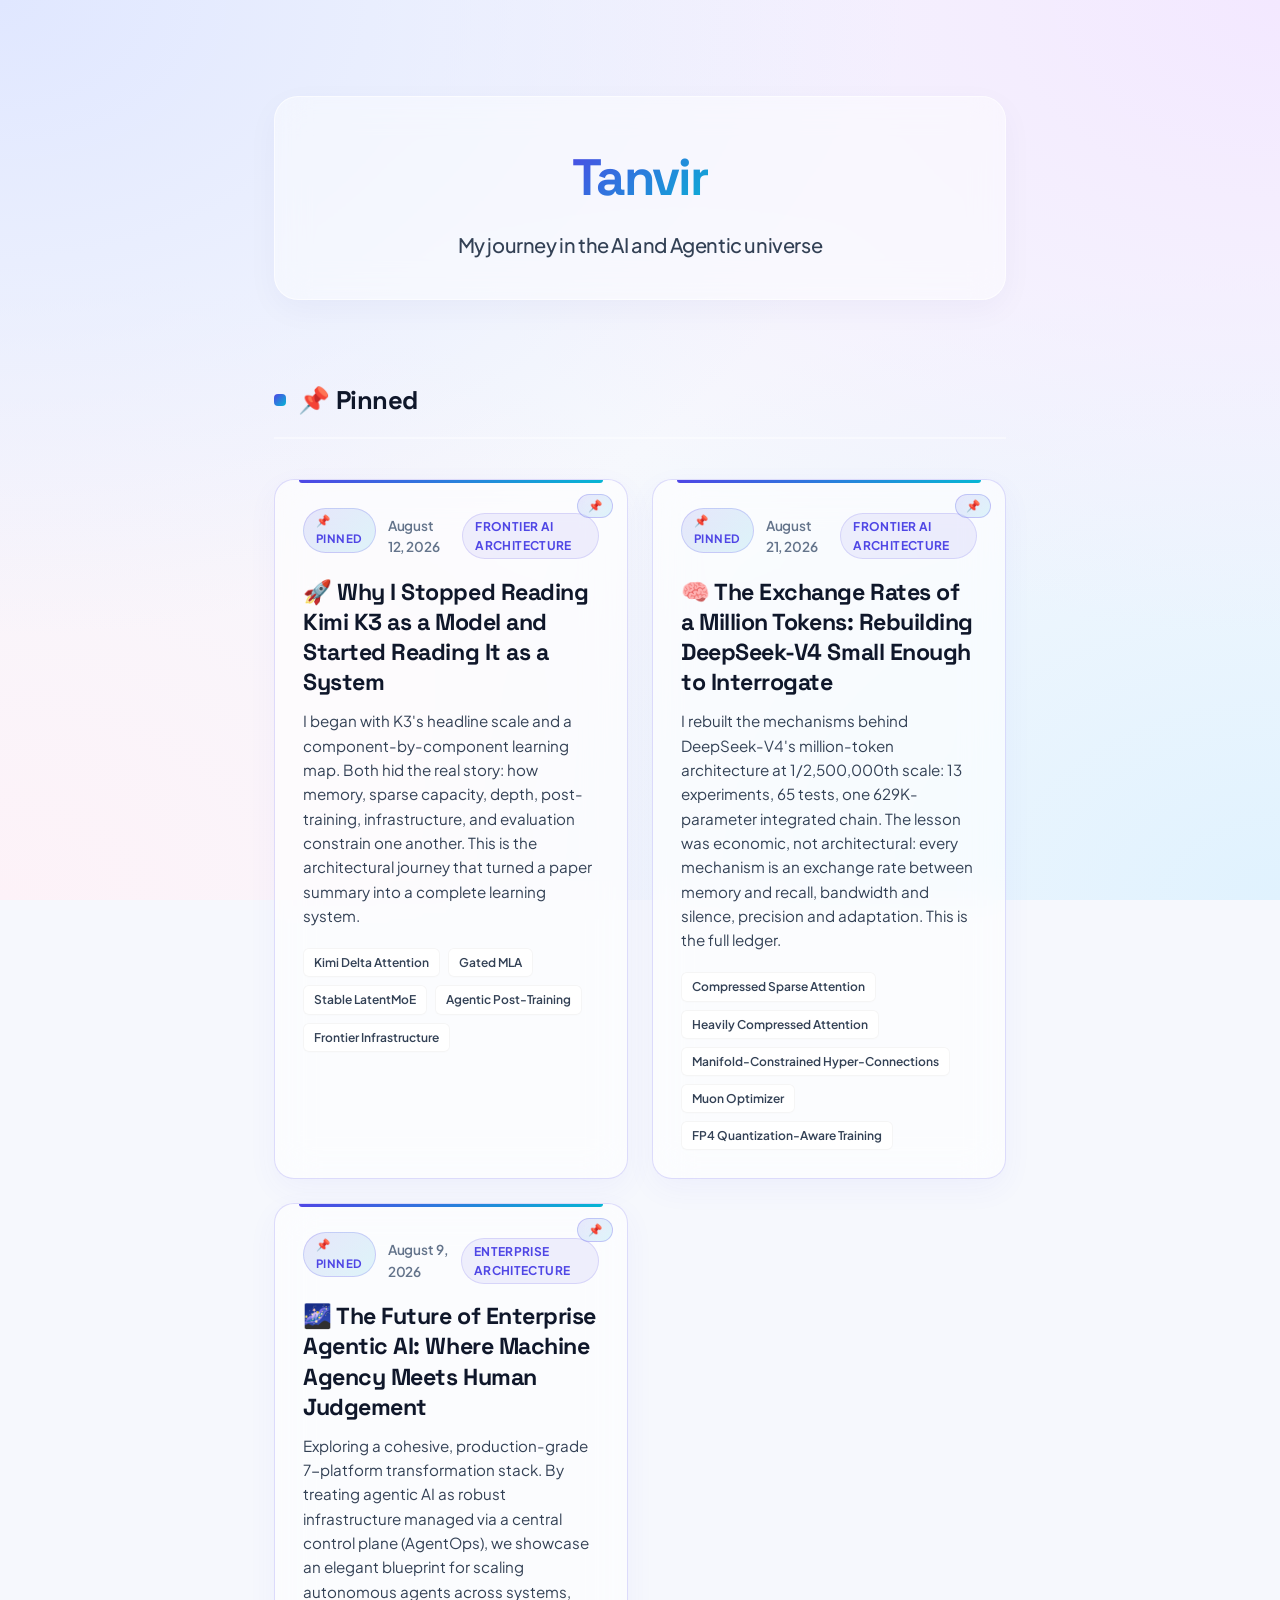
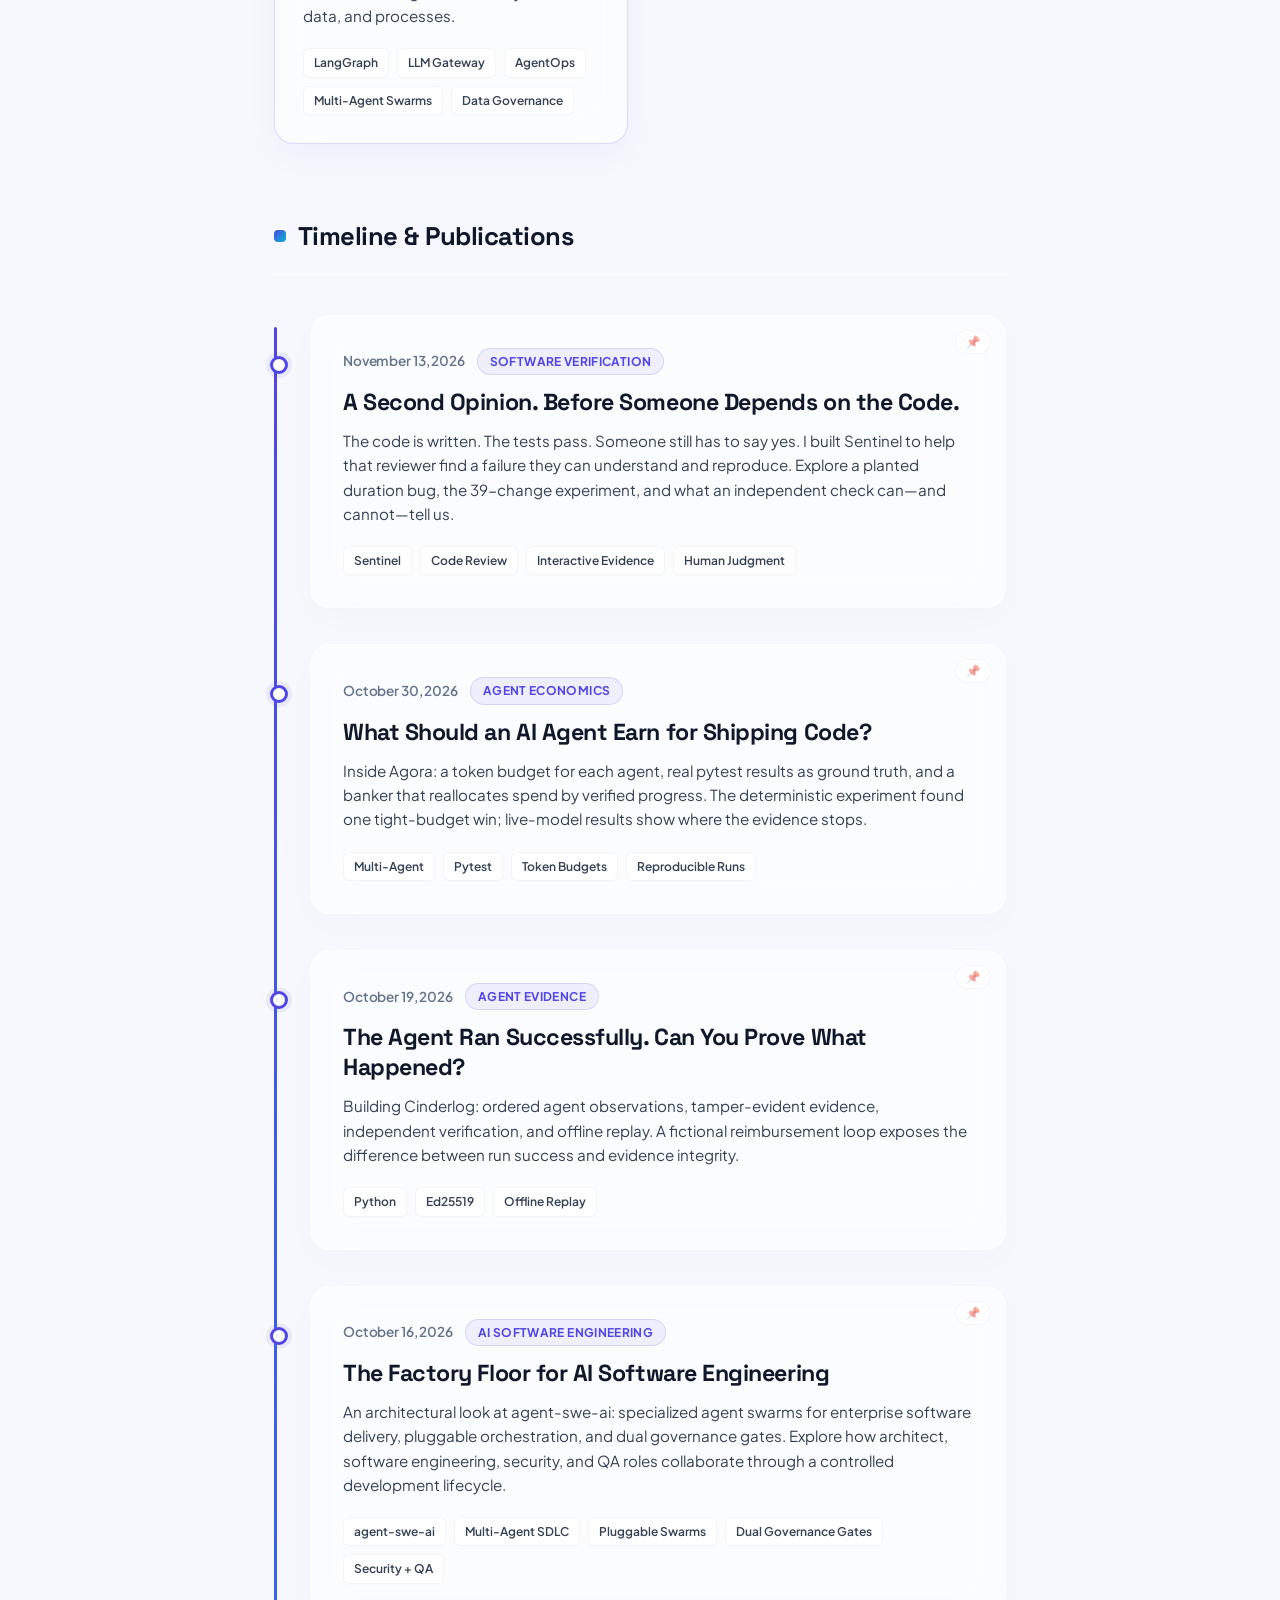
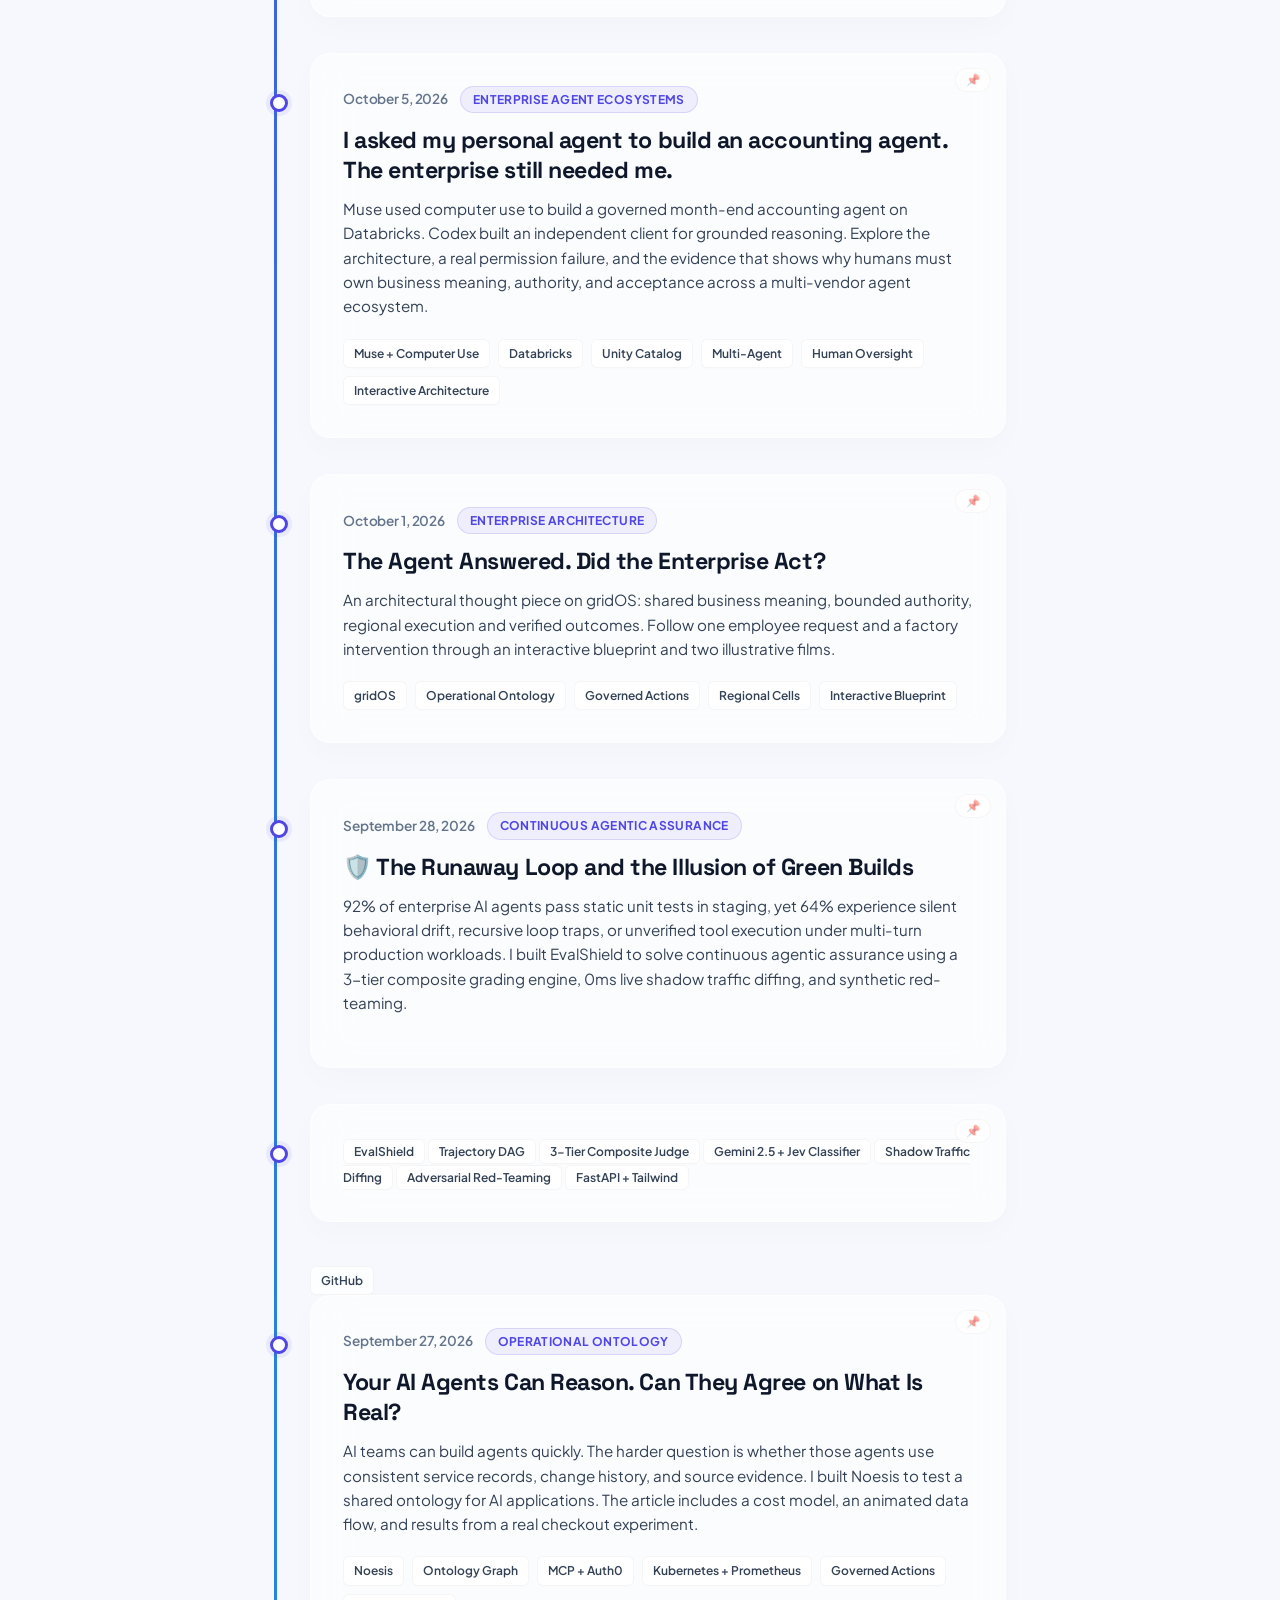
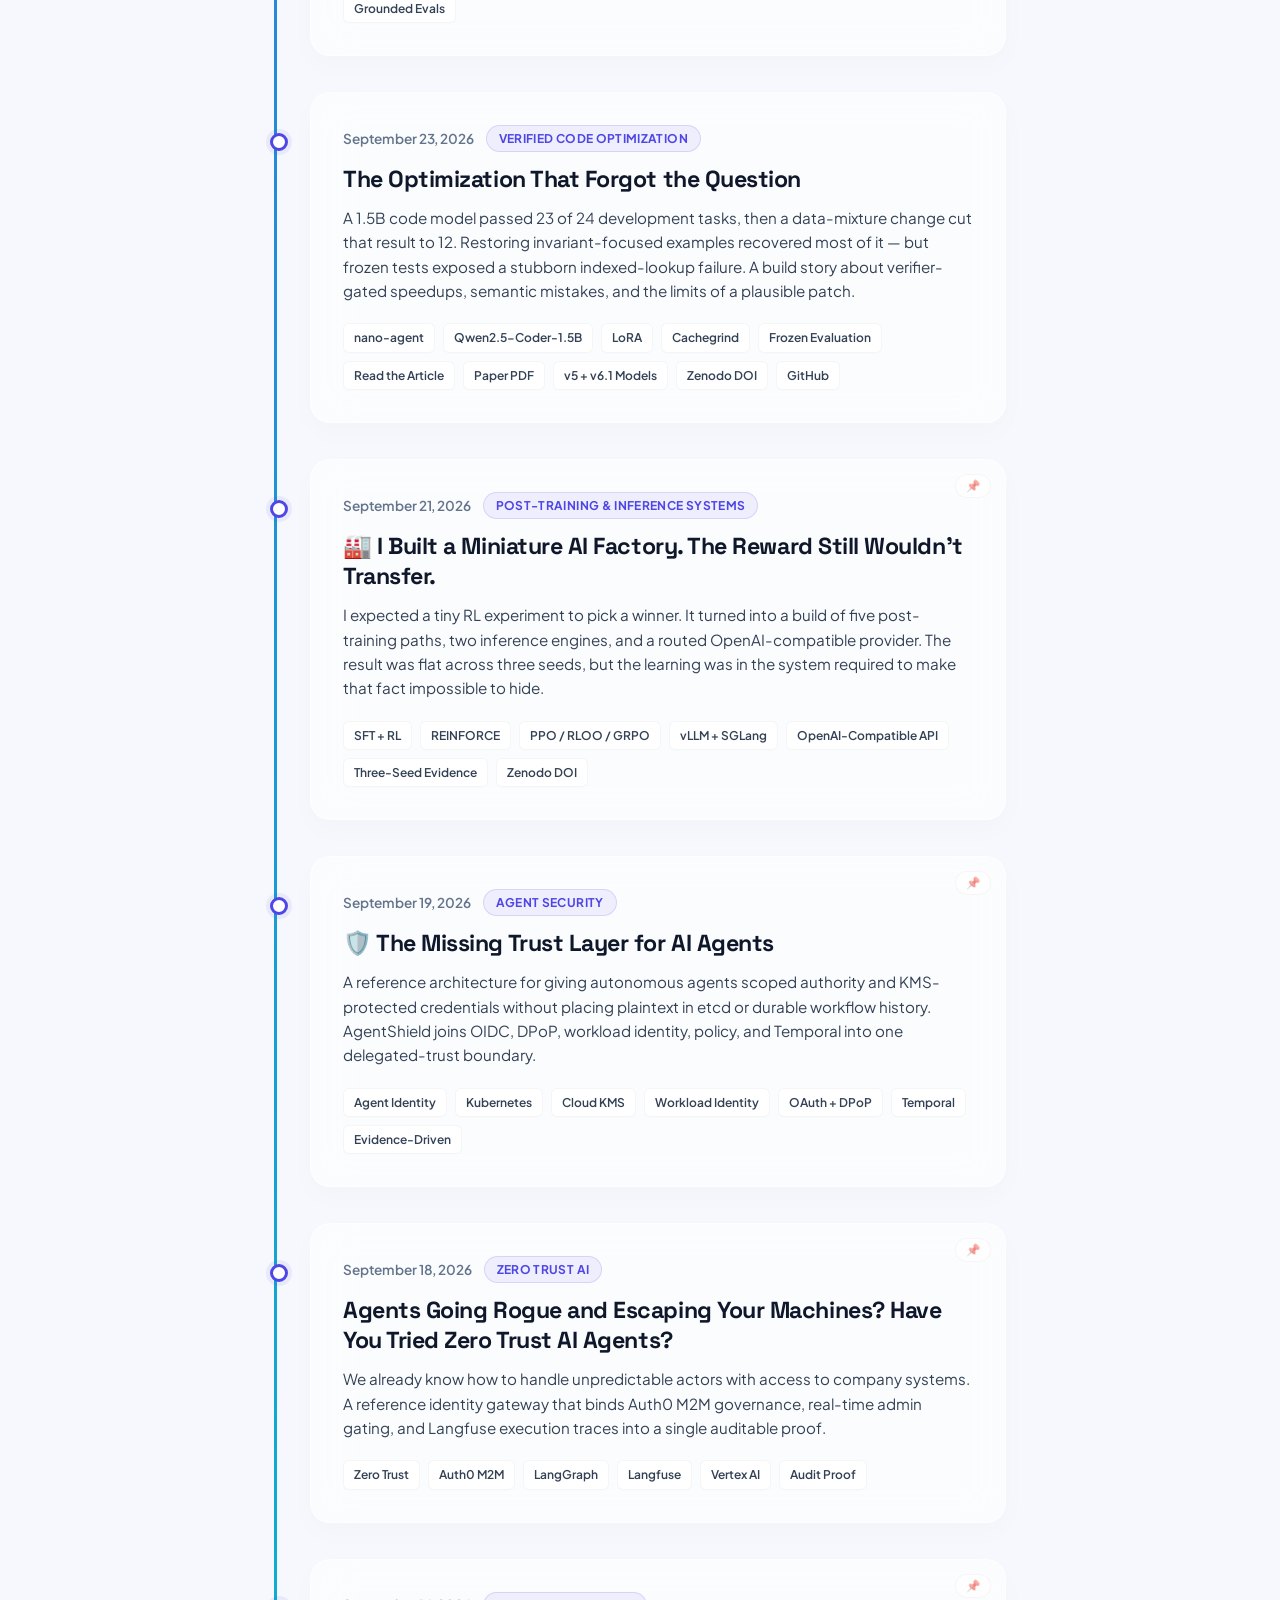
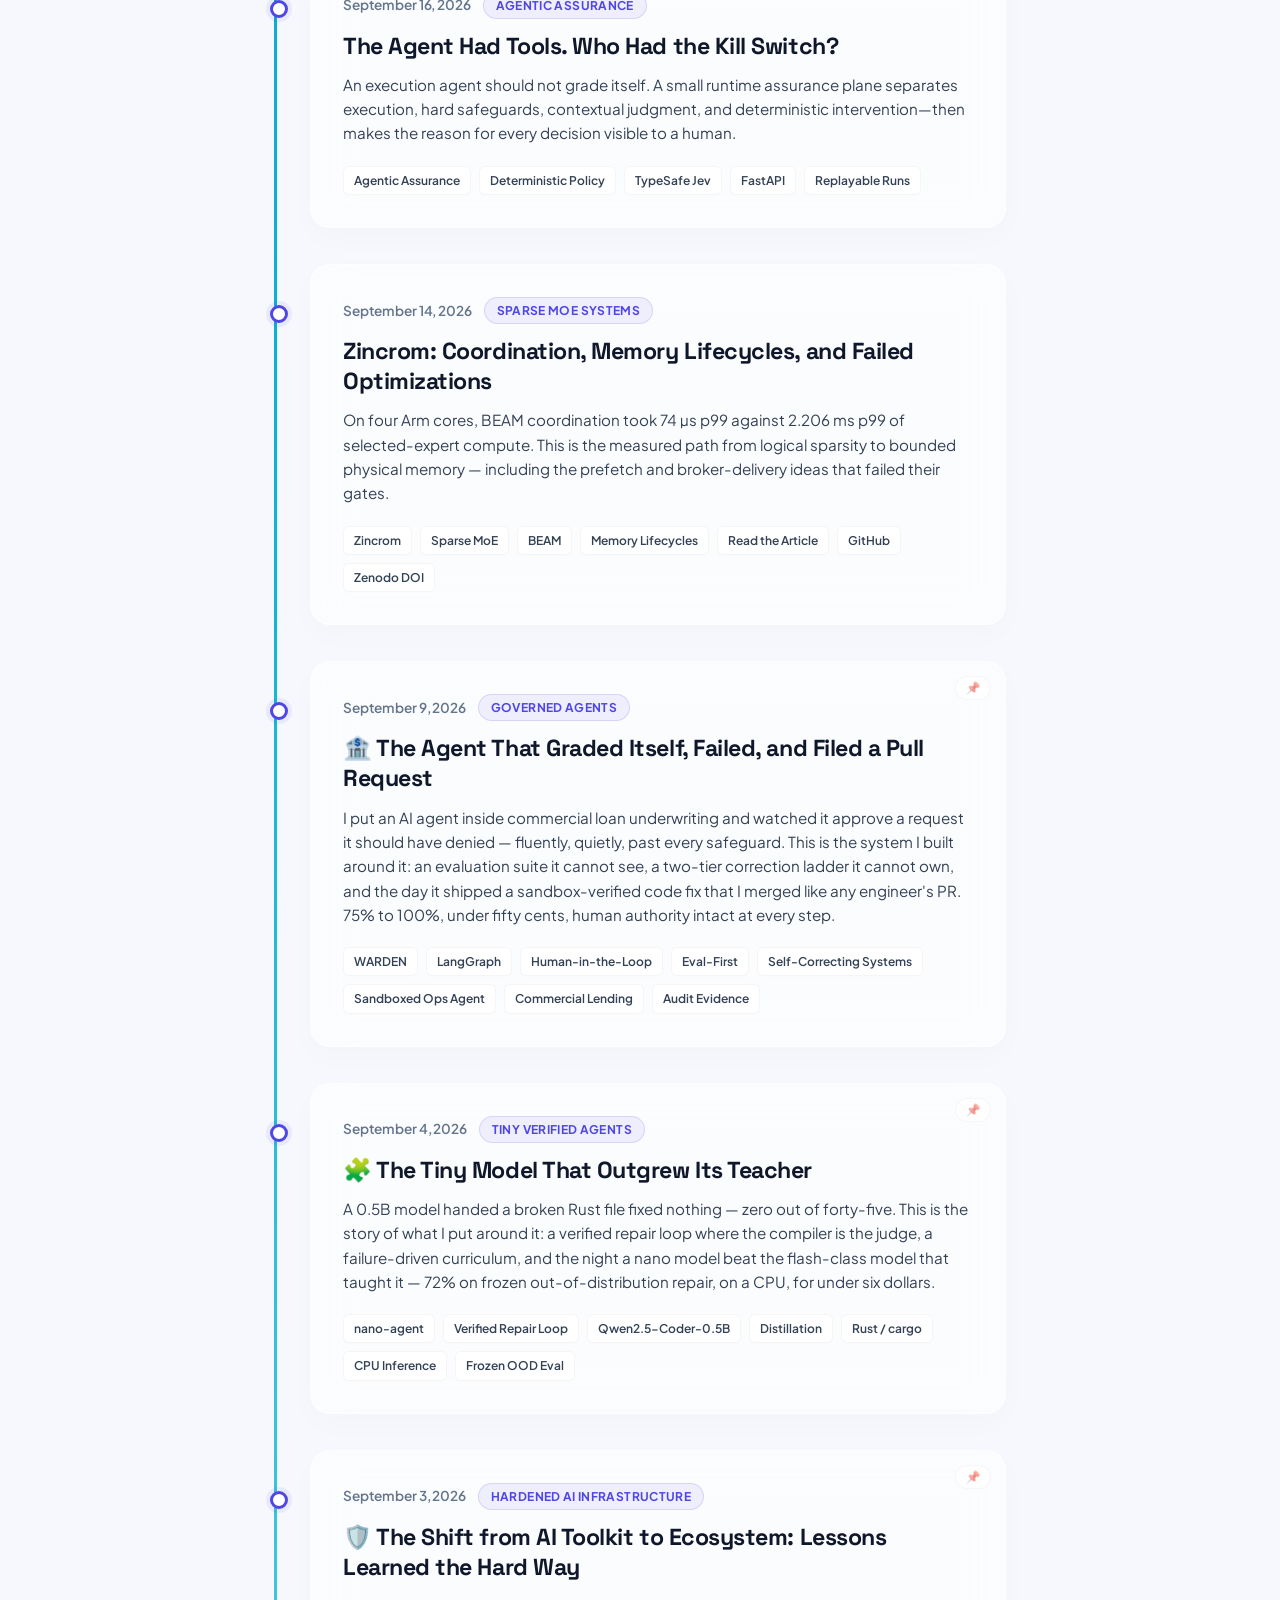
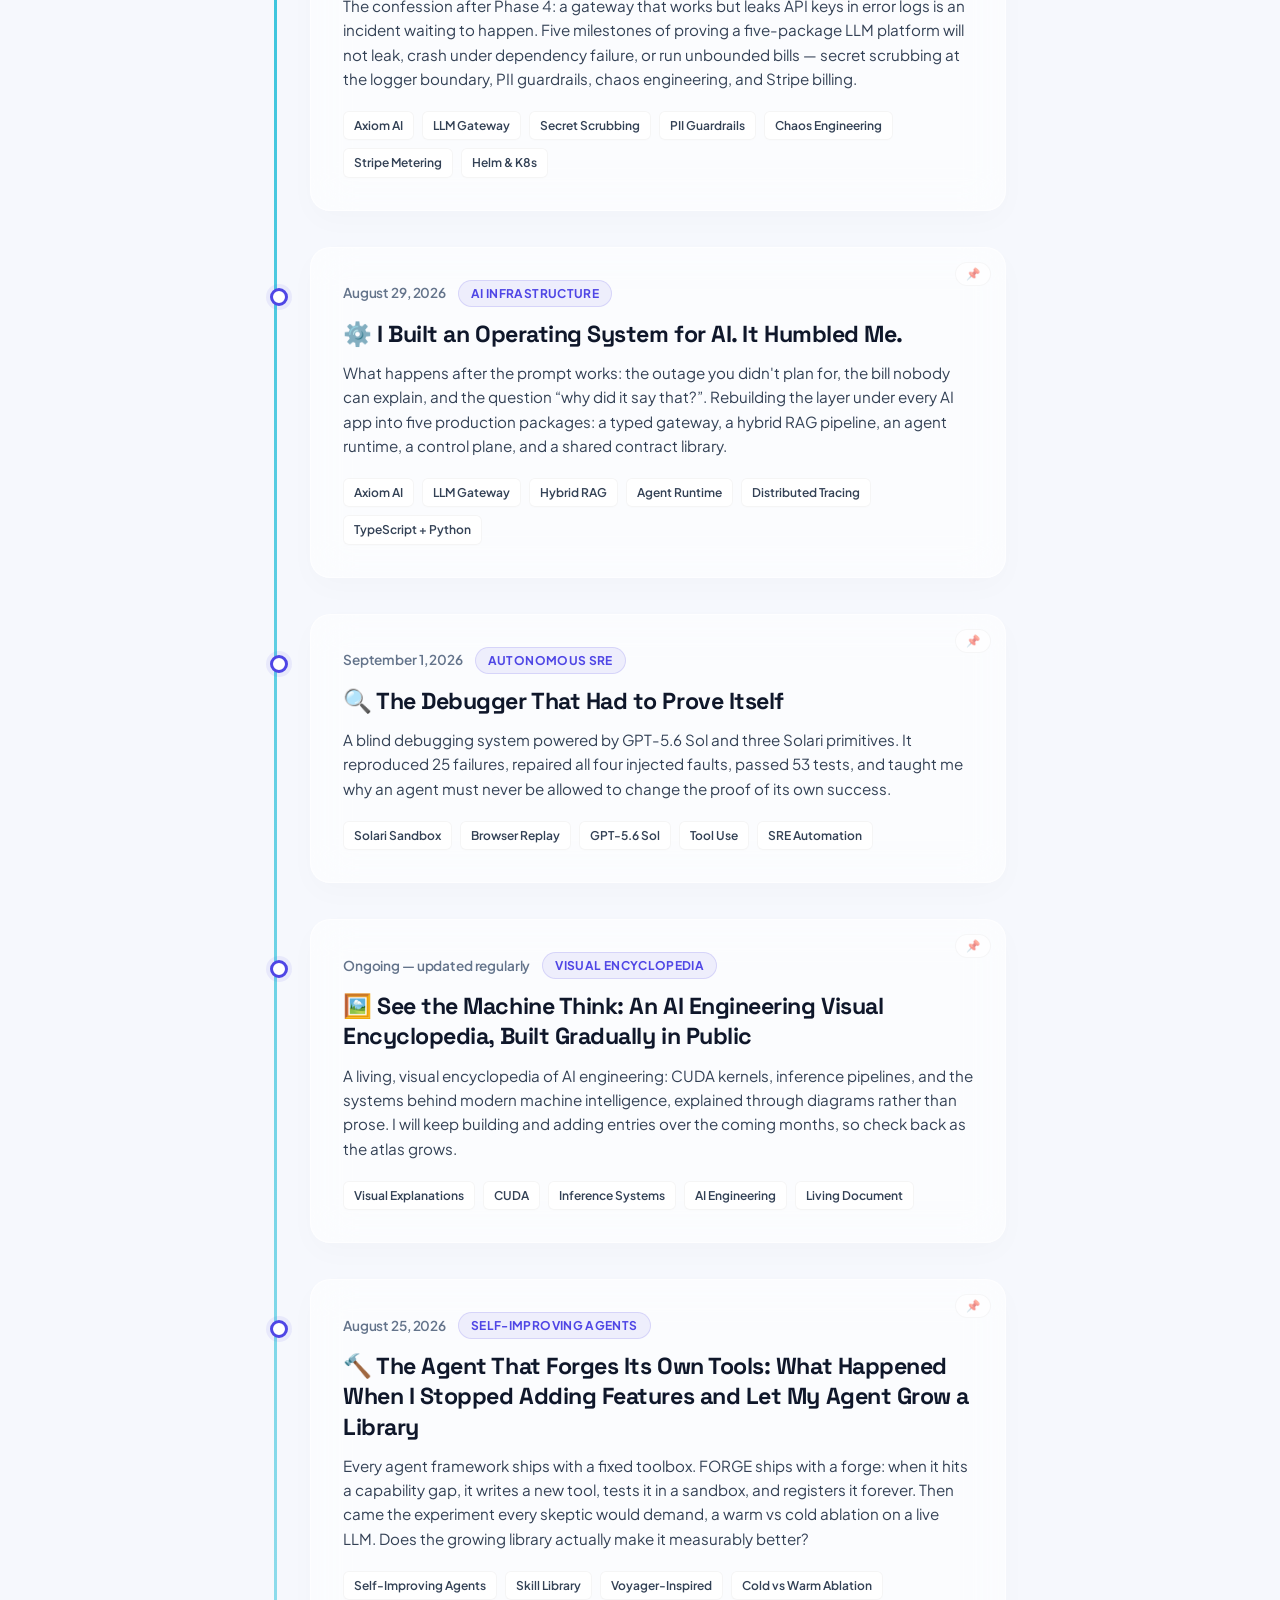
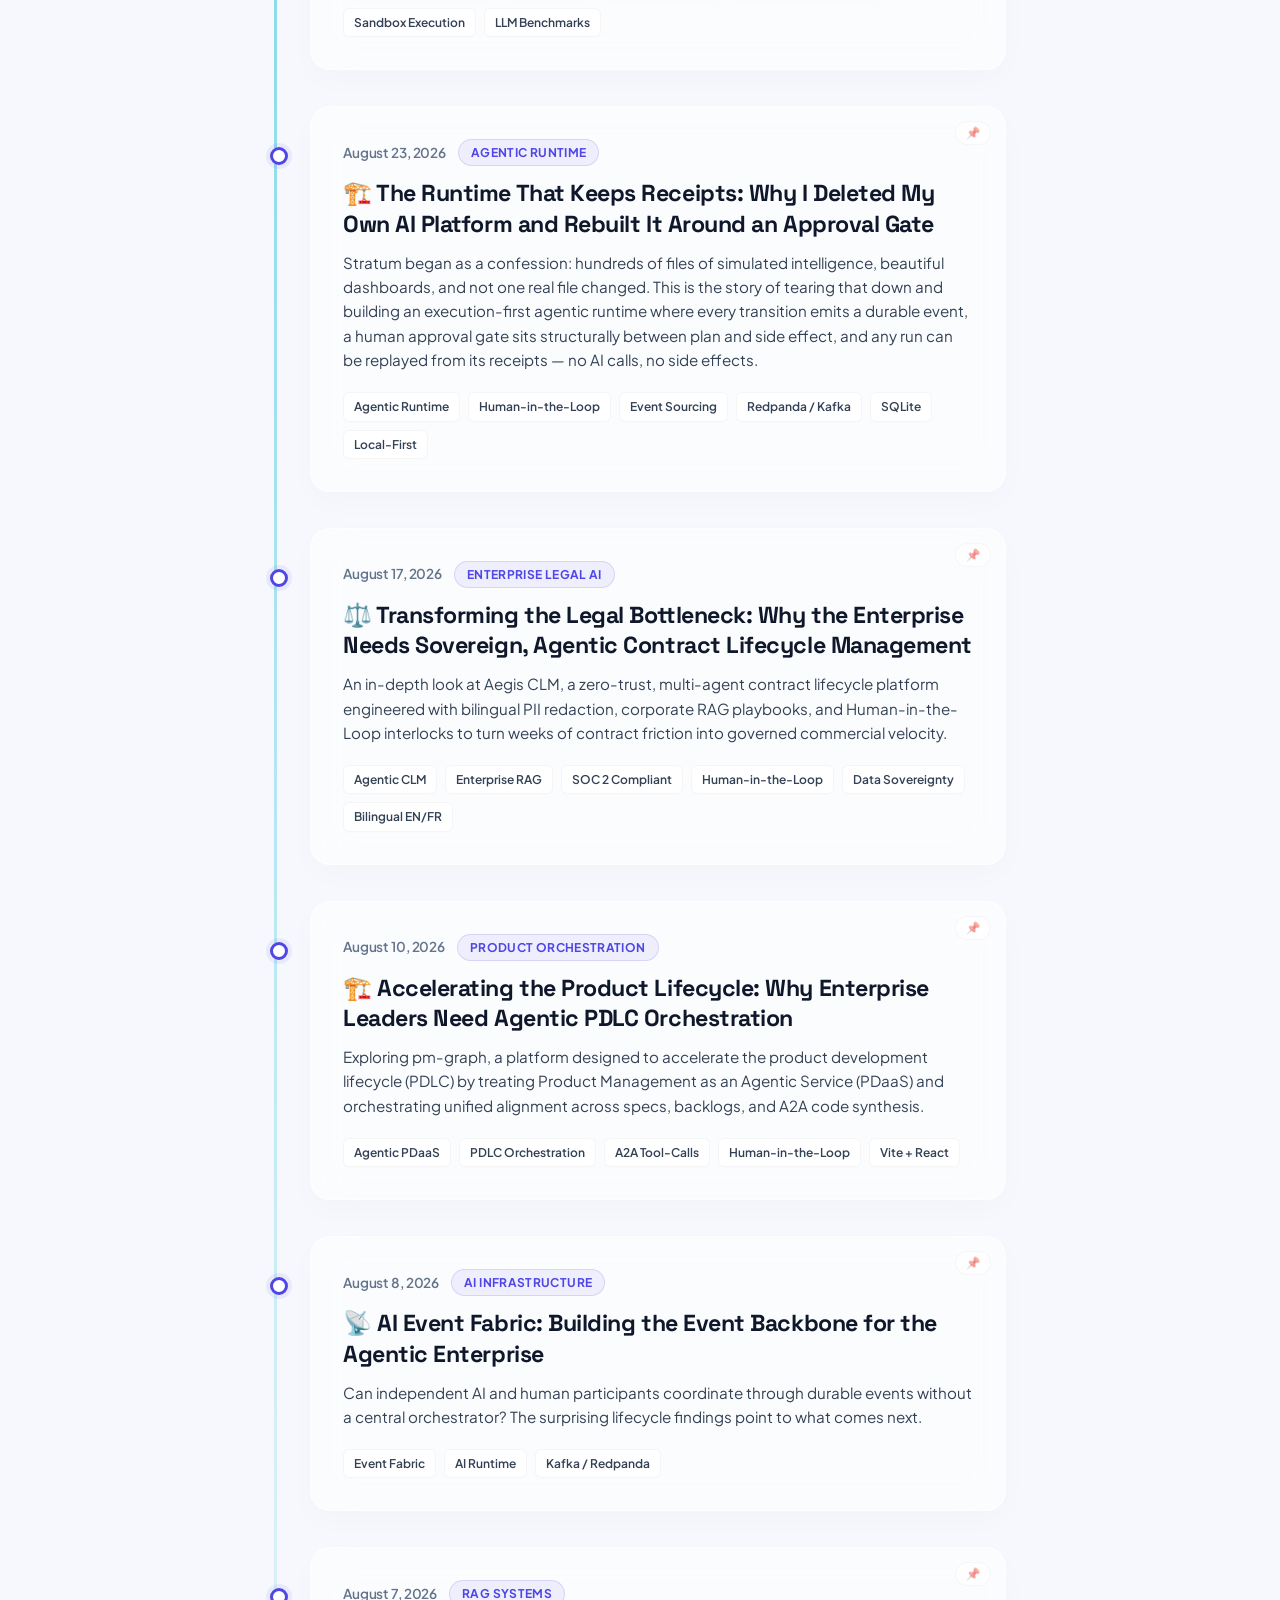
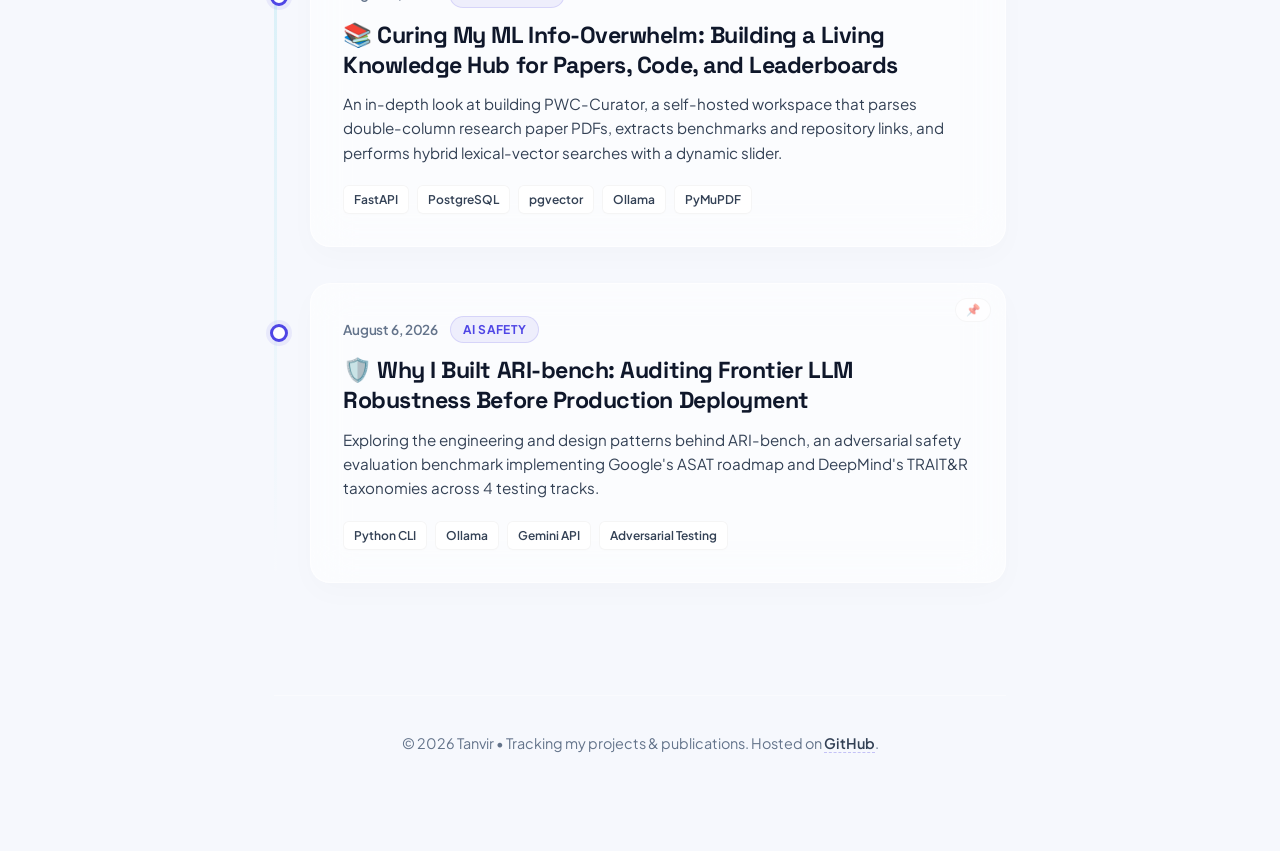
<file: index.html>
<!DOCTYPE html>
<html lang="en">
<head>
    <meta charset="UTF-8">
    <meta name="viewport" content="width=device-width, initial-scale=1.0">
    <title>Tanvir | My AI & Agentic Journey</title>
    <!-- Premium Google Fonts -->
    <link rel="preconnect" href="https://fonts.googleapis.com">
    <link rel="preconnect" href="https://fonts.gstatic.com" crossorigin>
    <link href="https://fonts.googleapis.com/css2?family=Plus+Jakarta+Sans:wght@300;400;500;600;700&family=Space+Grotesk:wght@500;700&display=swap" rel="stylesheet">
    <style>
        :root {
            --bg-base: #f6f8fd;
            --bg-gradient: radial-gradient(at 0% 0%, #e0e7ff 0px, transparent 50%),
                           radial-gradient(at 100% 0%, #f3e8ff 0px, transparent 50%),
                           radial-gradient(at 100% 100%, #e0f2fe 0px, transparent 50%),
                           radial-gradient(at 0% 100%, #fdf2f8 0px, transparent 50%);
            --glass-bg: rgba(255, 255, 255, 0.7);
            --glass-card: rgba(255, 255, 255, 0.6);
            --border-glass: rgba(255, 255, 255, 0.6);
            --border-hover: rgba(99, 102, 241, 0.3);

            --text-primary: #0f172a;
            --text-secondary: #334155;
            --text-muted: #64748b;

            --accent-primary: #4f46e5; /* Indigo */
            --accent-secondary: #06b6d4; /* Cyan */
            --accent-gradient: linear-gradient(135deg, #4f46e5 0%, #06b6d4 100%);
            --badge-bg: rgba(79, 70, 229, 0.08);
            --badge-border: rgba(79, 70, 229, 0.15);
        }

        * {
            box-sizing: border-box;
            margin: 0;
            padding: 0;
        }

        body {
            background-color: var(--bg-base);
            background-image: var(--bg-gradient);
            background-attachment: fixed;
            color: var(--text-primary);
            font-family: 'Plus Jakarta Sans', sans-serif;
            min-height: 100vh;
            line-height: 1.6;
            position: relative;
        }

        .container {
            max-width: 780px;
            margin: 0 auto;
            padding: 96px 24px;
        }

        /* Profile Header */
        header {
            text-align: center;
            margin-bottom: 80px;
            padding: 40px;
            background: rgba(255, 255, 255, 0.45);
            backdrop-filter: blur(16px);
            -webkit-backdrop-filter: blur(16px);
            border-radius: 24px;
            border: 1px solid var(--border-glass);
            box-shadow: 0 10px 32px rgba(31, 38, 135, 0.04);
        }

        .profile-title {
            font-family: 'Space Grotesk', sans-serif;
            font-size: 3.2rem;
            font-weight: 700;
            letter-spacing: -0.04em;
            background: var(--accent-gradient);
            -webkit-background-clip: text;
            -webkit-text-fill-color: transparent;
            margin-bottom: 12px;
            display: inline-block;
        }

        .profile-subtitle {
            font-size: 1.25rem;
            color: var(--text-secondary);
            font-weight: 500;
            letter-spacing: -0.02em;
            max-width: 520px;
            margin: 0 auto;
            line-height: 1.4;
        }

        /* Section Title */
        .section-title {
            font-family: 'Space Grotesk', sans-serif;
            font-size: 1.6rem;
            font-weight: 700;
            color: var(--text-primary);
            margin-bottom: 40px;
            border-bottom: 2px solid rgba(255, 255, 255, 0.4);
            padding-bottom: 16px;
            letter-spacing: -0.02em;
            display: flex;
            align-items: center;
            gap: 12px;
        }

        .section-title::before {
            content: '';
            width: 12px;
            height: 12px;
            background: var(--accent-gradient);
            border-radius: 4px;
            display: inline-block;
        }

        /* Timeline Structure */
        .timeline {
            position: relative;
            padding-left: 36px;
        }

        /* Glowing Timeline Line */
        .timeline::before {
            content: '';
            position: absolute;
            top: 12px;
            left: 0;
            bottom: 12px;
            width: 3px;
            background: linear-gradient(to bottom, #4f46e5 0%, #06b6d4 50%, rgba(255,255,255,0.1) 100%);
            border-radius: 99px;
        }

        /* Frosted Glassmorphic Chronological Post Card */
        .article-card {
            background: var(--glass-card);
            backdrop-filter: blur(20px);
            -webkit-backdrop-filter: blur(20px);
            border: 1px solid var(--border-glass);
            border-radius: 20px;
            padding: 32px;
            margin-bottom: 36px;
            position: relative;
            transition: all 0.4s cubic-bezier(0.16, 1, 0.3, 1);
            text-decoration: none;
            display: block;
            box-shadow: 0 10px 30px rgba(0, 0, 0, 0.02),
                        0 1px 3px rgba(0, 0, 0, 0.01);
        }

        /* Pulsing Glowing Node Bullet on Timeline */
        .article-card::after {
            content: '';
            position: absolute;
            left: -41px;
            top: 40px;
            width: 12px;
            height: 12px;
            border-radius: 50%;
            background-color: #ffffff;
            border: 3px solid #4f46e5;
            transition: all 0.3s cubic-bezier(0.16, 1, 0.3, 1);
            box-shadow: 0 0 0 4px rgba(79, 70, 229, 0.08);
        }

        .article-card:hover {
            transform: translateY(-4px) scale(1.01);
            border-color: var(--border-hover);
            background: rgba(255, 255, 255, 0.8);
            box-shadow: 0 20px 40px rgba(79, 70, 229, 0.07),
                        0 1px 4px rgba(0, 0, 0, 0.01);
        }

        .article-card:hover::after {
            background-color: #06b6d4;
            border-color: #06b6d4;
            box-shadow: 0 0 12px rgba(6, 182, 212, 0.6);
            transform: scale(1.2);
        }

        /* Article Meta Data styling */
        .article-meta {
            display: flex;
            align-items: center;
            gap: 12px;
            font-size: 0.85rem;
            color: var(--text-muted);
            margin-bottom: 12px;
        }

        .article-date {
            font-weight: 600;
            letter-spacing: -0.01em;
        }

        .article-category {
            background-color: var(--badge-bg);
            color: var(--accent-primary);
            padding: 3px 12px;
            border-radius: 99px;
            font-size: 0.75rem;
            font-weight: 700;
            border: 1px solid var(--badge-border);
            text-transform: uppercase;
            letter-spacing: 0.03em;
        }

        .article-title {
            font-family: 'Space Grotesk', sans-serif;
            font-size: 1.45rem;
            font-weight: 700;
            color: var(--text-primary);
            margin-bottom: 12px;
            line-height: 1.3;
            letter-spacing: -0.02em;
            transition: color 0.3s ease;
        }

        .article-card:hover .article-title {
            color: var(--accent-primary);
        }

        .article-title a {
            color: inherit;
            text-decoration: none;
        }

        .article-desc {
            font-size: 0.95rem;
            color: var(--text-secondary);
            line-height: 1.6;
            margin-bottom: 20px;
        }

        /* Aesthetic Minimal Tag Badges */
        .tech-tags {
            display: flex;
            flex-wrap: wrap;
            gap: 8px;
        }

        .tech-tag {
            background: rgba(255, 255, 255, 0.8);
            border: 1px solid rgba(0, 0, 0, 0.04);
            padding: 4px 10px;
            border-radius: 6px;
            font-size: 0.75rem;
            color: var(--text-secondary);
            font-weight: 600;
            box-shadow: 0 1px 2px rgba(0,0,0,0.01);
            transition: all 0.2s ease;
        }

        .article-card:hover .tech-tag {
            background: #ffffff;
            border-color: rgba(99, 102, 241, 0.1);
            color: var(--accent-primary);
        }

        a.tech-tag {
            text-decoration: none;
        }

        /* Pinned Posts Section */
        .pinned-section {
            margin-bottom: 72px;
        }

        .pinned-grid {
            display: grid;
            grid-template-columns: 1fr;
            gap: 24px;
        }

        @media (min-width: 640px) {
            .pinned-grid {
                grid-template-columns: 1fr 1fr;
            }
        }

        .pinned-card {
            background: var(--glass-card);
            backdrop-filter: blur(20px);
            -webkit-backdrop-filter: blur(20px);
            border: 1px solid rgba(79, 70, 229, 0.18);
            border-radius: 20px;
            padding: 28px;
            position: relative;
            transition: all 0.4s cubic-bezier(0.16, 1, 0.3, 1);
            text-decoration: none;
            display: block;
            box-shadow: 0 10px 30px rgba(79, 70, 229, 0.05),
                        0 1px 3px rgba(0, 0, 0, 0.01);
        }

        .pinned-card::before {
            content: '';
            position: absolute;
            top: 0;
            left: 24px;
            right: 24px;
            height: 3px;
            background: var(--accent-gradient);
            border-radius: 0 0 4px 4px;
        }

        .pinned-card:hover {
            transform: translateY(-4px) scale(1.01);
            border-color: var(--border-hover);
            background: rgba(255, 255, 255, 0.8);
            box-shadow: 0 20px 40px rgba(79, 70, 229, 0.09),
                        0 1px 4px rgba(0, 0, 0, 0.01);
        }

        .pinned-badge {
            display: inline-flex;
            align-items: center;
            gap: 6px;
            background: linear-gradient(135deg, rgba(79, 70, 229, 0.12), rgba(6, 182, 212, 0.12));
            color: var(--accent-primary);
            padding: 3px 12px;
            border-radius: 99px;
            font-size: 0.72rem;
            font-weight: 700;
            border: 1px solid rgba(79, 70, 229, 0.2);
            text-transform: uppercase;
            letter-spacing: 0.04em;
            margin-bottom: 12px;
        }

        /* Pin/Unpin Button */
        .pin-toggle {
            position: absolute;
            top: 14px;
            right: 14px;
            z-index: 2;
            display: inline-flex;
            align-items: center;
            gap: 5px;
            background: rgba(255, 255, 255, 0.85);
            border: 1px solid rgba(0, 0, 0, 0.06);
            border-radius: 99px;
            padding: 4px 10px;
            font-size: 0.72rem;
            font-weight: 700;
            color: var(--text-muted);
            cursor: pointer;
            opacity: 0.55;
            transition: all 0.2s ease;
            backdrop-filter: blur(8px);
            -webkit-backdrop-filter: blur(8px);
        }

        .pin-toggle:hover {
            opacity: 1;
            border-color: rgba(79, 70, 229, 0.4);
            color: var(--accent-primary);
            box-shadow: 0 4px 12px rgba(79, 70, 229, 0.15);
        }

        .pin-toggle.is-pinned {
            opacity: 1;
            background: linear-gradient(135deg, rgba(79, 70, 229, 0.12), rgba(6, 182, 212, 0.12));
            border-color: rgba(79, 70, 229, 0.25);
            color: var(--accent-primary);
        }

        footer {
            margin-top: 112px;
            text-align: center;
            font-size: 0.9rem;
            color: var(--text-muted);
            border-top: 1px solid rgba(255, 255, 255, 0.4);
            padding-top: 36px;
        }

        footer a {
            color: var(--text-secondary);
            text-decoration: none;
            font-weight: 600;
            border-bottom: 1.5px dashed rgba(79, 70, 229, 0.3);
            transition: all 0.2s ease;
        }

        footer a:hover {
            color: var(--accent-primary);
            border-bottom-color: var(--accent-primary);
        }
    </style>
</head>
<body>

    <div class="container">
        <!-- Header Panel -->
        <header>
            <h1 class="profile-title">Tanvir</h1>
            <p class="profile-subtitle">My journey in the AI and Agentic universe</p>
        </header>

        <!-- Chronological Timeline -->
        <main>
            <!-- Pinned Posts (populated by script from .pinned cards below) -->
            <section class="pinned-section" id="pinned-section" hidden>
                <h2 class="section-title">&#128204; Pinned</h2>
                <div class="pinned-grid" id="pinned-grid"></div>
            </section>

            <h2 class="section-title">Timeline & Publications</h2>

            <div class="timeline">
                <a href="https://mailtotanvir.github.io/sentinel/BLOG_POST.html" class="article-card" id="sentinel-second-opinion">
                    <div class="article-meta"><span class="article-date">November 13, 2026</span><span class="article-category">Software Verification</span></div>
                    <h3 class="article-title">A Second Opinion. Before Someone Depends on the Code.</h3>
                    <p class="article-desc">The code is written. The tests pass. Someone still has to say yes. I built Sentinel to help that reviewer find a failure they can understand and reproduce. Explore a planted duration bug, the 39-change experiment, and what an independent check can—and cannot—tell us.</p>
                    <div class="tech-tags"><span class="tech-tag">Sentinel</span><span class="tech-tag">Code Review</span><span class="tech-tag">Interactive Evidence</span><span class="tech-tag">Human Judgment</span></div>
                </a>

                <a href="agora/" class="article-card" id="agora-agent-economy">
                    <div class="article-meta"><span class="article-date">October 30, 2026</span><span class="article-category">Agent Economics</span></div>
                    <h3 class="article-title">What Should an AI Agent Earn for Shipping Code?</h3>
                    <p class="article-desc">Inside Agora: a token budget for each agent, real pytest results as ground truth, and a banker that reallocates spend by verified progress. The deterministic experiment found one tight-budget win; live-model results show where the evidence stops.</p>
                    <div class="tech-tags"><span class="tech-tag">Multi-Agent</span><span class="tech-tag">Pytest</span><span class="tech-tag">Token Budgets</span><span class="tech-tag">Reproducible Runs</span></div>
                </a>

                <a href="cinderlog/" class="article-card" id="cinderlog-flight-recorder">
                    <div class="article-meta"><span class="article-date">October 19, 2026</span><span class="article-category">Agent Evidence</span></div>
                    <h3 class="article-title">The Agent Ran Successfully. Can You Prove What Happened?</h3>
                    <p class="article-desc">Building Cinderlog: ordered agent observations, tamper-evident evidence, independent verification, and offline replay. A fictional reimbursement loop exposes the difference between run success and evidence integrity.</p>
                    <div class="tech-tags"><span class="tech-tag">Python</span><span class="tech-tag">Ed25519</span><span class="tech-tag">Offline Replay</span></div>
                </a>

                <a href="https://mailtotanvir.github.io/agent-swe-ai/BLOG_POST.html" class="article-card" id="agent-swe-ai-factory-floor">
                    <div class="article-meta">
                        <span class="article-date">October 16, 2026</span>
                        <span class="article-category">AI Software Engineering</span>
                    </div>
                    <h3 class="article-title">The Factory Floor for AI Software Engineering</h3>
                    <p class="article-desc">An architectural look at agent-swe-ai: specialized agent swarms for enterprise software delivery, pluggable orchestration, and dual governance gates. Explore how architect, software engineering, security, and QA roles collaborate through a controlled development lifecycle.</p>
                    <div class="tech-tags">
                        <span class="tech-tag">agent-swe-ai</span>
                        <span class="tech-tag">Multi-Agent SDLC</span>
                        <span class="tech-tag">Pluggable Swarms</span>
                        <span class="tech-tag">Dual Governance Gates</span>
                        <span class="tech-tag">Security + QA</span>
                    </div>
                </a>


                <a href="/AI-Staff-Accountant/blog/" class="article-card" id="ai-staff-accountant">
                    <div class="article-meta">
                        <span class="article-date">October 5, 2026</span>
                        <span class="article-category">Enterprise Agent Ecosystems</span>
                    </div>
                    <h3 class="article-title">I asked my personal agent to build an accounting agent. The enterprise still needed me.</h3>
                    <p class="article-desc">Muse used computer use to build a governed month-end accounting agent on Databricks. Codex built an independent client for grounded reasoning. Explore the architecture, a real permission failure, and the evidence that shows why humans must own business meaning, authority, and acceptance across a multi-vendor agent ecosystem.</p>
                    <div class="tech-tags">
                        <span class="tech-tag">Muse + Computer Use</span>
                        <span class="tech-tag">Databricks</span>
                        <span class="tech-tag">Unity Catalog</span>
                        <span class="tech-tag">Multi-Agent</span>
                        <span class="tech-tag">Human Oversight</span>
                        <span class="tech-tag">Interactive Architecture</span>
                    </div>
                </a>

                <a href="gridos/" class="article-card" id="gridos-enterprise-architecture">
                    <div class="article-meta"><span class="article-date">October 1, 2026</span><span class="article-category">Enterprise Architecture</span></div>
                    <h3 class="article-title">The Agent Answered. Did the Enterprise Act?</h3>
                    <p class="article-desc">An architectural thought piece on gridOS: shared business meaning, bounded authority, regional execution and verified outcomes. Follow one employee request and a factory intervention through an interactive blueprint and two illustrative films.</p>
                    <div class="tech-tags"><span class="tech-tag">gridOS</span><span class="tech-tag">Operational Ontology</span><span class="tech-tag">Governed Actions</span><span class="tech-tag">Regional Cells</span><span class="tech-tag">Interactive Blueprint</span></div>
                </a>

                <!-- Project: EvalShield Continuous Agentic Evaluation -->
                <a href="evalshield/" class="article-card" id="evalshield-continuous-assurance">
                    <div class="article-meta">
                        <span class="article-date">September 28, 2026</span>
                        <span class="article-category">Continuous Agentic Assurance</span>
                    </div>
                    <h3 class="article-title">&#128737;&#65039; The Runaway Loop and the Illusion of Green Builds</h3>
                    <p class="article-desc">92% of enterprise AI agents pass static unit tests in staging, yet 64% experience silent behavioral drift, recursive loop traps, or unverified tool execution under multi-turn production workloads. I built EvalShield to solve continuous agentic assurance using a 3-tier composite grading engine, 0ms live shadow traffic diffing, and synthetic red-teaming.</p>
                    <div class="tech-tags">
                        <span class="tech-tag">EvalShield</span>
                        <span class="tech-tag">Trajectory DAG</span>
                        <span class="tech-tag">3-Tier Composite Judge</span>
                        <span class="tech-tag">Gemini 2.5 + Jev Classifier</span>
                        <span class="tech-tag">Shadow Traffic Diffing</span>
                        <span class="tech-tag">Adversarial Red-Teaming</span>
                        <span class="tech-tag">FastAPI + Tailwind</span>
                        <a href="https://github.com/mailtotanvir/EvalShield" class="tech-tag">GitHub</a>
                    </div>
                </a>

                <!-- Project: Noesis ontology runtime -->
                <a href="noesis/" class="article-card" id="noesis-ontology-runtime">
                    <div class="article-meta">
                        <span class="article-date">September 27, 2026</span>
                        <span class="article-category">Operational Ontology</span>
                    </div>
                    <h3 class="article-title">Your AI Agents Can Reason. Can They Agree on What Is Real?</h3>
                    <p class="article-desc">AI teams can build agents quickly. The harder question is whether those agents use consistent service records, change history, and source evidence. I built Noesis to test a shared ontology for AI applications. The article includes a cost model, an animated data flow, and results from a real checkout experiment.</p>
                    <div class="tech-tags">
                        <span class="tech-tag">Noesis</span>
                        <span class="tech-tag">Ontology Graph</span>
                        <span class="tech-tag">MCP + Auth0</span>
                        <span class="tech-tag">Kubernetes + Prometheus</span>
                        <span class="tech-tag">Governed Actions</span>
                        <span class="tech-tag">Grounded Evals</span>
                    </div>
                </a>

                <!-- Project: nano-agent - code-speed 1.5B -->
                <article class="article-card" id="nano-agent-code-speed-1p5b">
                    <div class="article-meta">
                        <span class="article-date">September 23, 2026</span>
                        <span class="article-category">Verified Code Optimization</span>
                    </div>
                    <h3 class="article-title"><a href="https://mailtotanvir.github.io/nano-agent/code-speedup-blog.html">The Optimization That Forgot the Question</a></h3>
                    <p class="article-desc">A 1.5B code model passed 23 of 24 development tasks, then a data-mixture change cut that result to 12. Restoring invariant-focused examples recovered most of it &mdash; but frozen tests exposed a stubborn indexed-lookup failure. A build story about verifier-gated speedups, semantic mistakes, and the limits of a plausible patch.</p>
                    <div class="tech-tags">
                        <span class="tech-tag">nano-agent</span>
                        <span class="tech-tag">Qwen2.5-Coder-1.5B</span>
                        <span class="tech-tag">LoRA</span>
                        <span class="tech-tag">Cachegrind</span>
                        <span class="tech-tag">Frozen Evaluation</span>
                        <a href="https://mailtotanvir.github.io/nano-agent/code-speedup-blog.html" class="tech-tag">Read the Article</a>
                        <a href="https://mailtotanvir.github.io/nano-agent/paper/code-speedup-paper.pdf" class="tech-tag">Paper PDF</a>
                        <a href="https://huggingface.co/mailtotanvir/nano-agent-code-speed-1.5b" class="tech-tag">v5 + v6.1 Models</a>
                        <a href="https://zenodo.org/records/22922767" class="tech-tag">Zenodo DOI</a>
                        <a href="https://github.com/mailtotanvir/nano-agent" class="tech-tag">GitHub</a>
                    </div>
                </article>

                <!-- Project: Mini AI Stack -->
                <a href="https://mailtotanvir.github.io/Nano-RL-Inference/blog/blog.html" class="article-card">
                    <div class="article-meta">
                        <span class="article-date">September 21, 2026</span>
                        <span class="article-category">Post-Training &amp; Inference Systems</span>
                    </div>
                    <h3 class="article-title">&#127981; I Built a Miniature AI Factory. The Reward Still Wouldn't Transfer.</h3>
                    <p class="article-desc">I expected a tiny RL experiment to pick a winner. It turned into a build of five post-training paths, two inference engines, and a routed OpenAI-compatible provider. The result was flat across three seeds, but the learning was in the system required to make that fact impossible to hide.</p>
                    <div class="tech-tags">
                        <span class="tech-tag">SFT + RL</span>
                        <span class="tech-tag">REINFORCE</span>
                        <span class="tech-tag">PPO / RLOO / GRPO</span>
                        <span class="tech-tag">vLLM + SGLang</span>
                        <span class="tech-tag">OpenAI-Compatible API</span>
                        <span class="tech-tag">Three-Seed Evidence</span>
                        <span class="tech-tag">Zenodo DOI</span>
                    </div>
                </a>

                <!-- Project: AgentShield -->
                <a href="https://mailtotanvir.github.io/Agent-Shield/BLOG_POST.html" class="article-card">
                    <div class="article-meta">
                        <span class="article-date">September 19, 2026</span>
                        <span class="article-category">Agent Security</span>
                    </div>
                    <h3 class="article-title">&#128737;&#65039; The Missing Trust Layer for AI Agents</h3>
                    <p class="article-desc">A reference architecture for giving autonomous agents scoped authority and KMS-protected credentials without placing plaintext in etcd or durable workflow history. AgentShield joins OIDC, DPoP, workload identity, policy, and Temporal into one delegated-trust boundary.</p>
                    <div class="tech-tags">
                        <span class="tech-tag">Agent Identity</span>
                        <span class="tech-tag">Kubernetes</span>
                        <span class="tech-tag">Cloud KMS</span>
                        <span class="tech-tag">Workload Identity</span>
                        <span class="tech-tag">OAuth + DPoP</span>
                        <span class="tech-tag">Temporal</span>
                        <span class="tech-tag">Evidence-Driven</span>
                    </div>
                </a>

                <!-- Project: Agent Identity Gateway -->
                <a href="https://mailtotanvir.github.io/Agent-Identity/BLOG_POST.html" class="article-card">
                    <div class="article-meta">
                        <span class="article-date">September 18, 2026</span>
                        <span class="article-category">Zero Trust AI</span>
                    </div>
                    <h3 class="article-title">Agents Going Rogue and Escaping Your Machines? Have You Tried Zero Trust AI Agents?</h3>
                    <p class="article-desc">We already know how to handle unpredictable actors with access to company systems. A reference identity gateway that binds Auth0 M2M governance, real-time admin gating, and Langfuse execution traces into a single auditable proof.</p>
                    <div class="tech-tags">
                        <span class="tech-tag">Zero Trust</span>
                        <span class="tech-tag">Auth0 M2M</span>
                        <span class="tech-tag">LangGraph</span>
                        <span class="tech-tag">Langfuse</span>
                        <span class="tech-tag">Vertex AI</span>
                        <span class="tech-tag">Audit Proof</span>
                    </div>
                </a>

                <!-- Project: Agent Assurance Plane -->
                <a href="https://mailtotanvir.github.io/Agent-Assurance-Plane/BLOG_POST.html" class="article-card">
                    <div class="article-meta">
                        <span class="article-date">September 16, 2026</span>
                        <span class="article-category">Agentic Assurance</span>
                    </div>
                    <h3 class="article-title">The Agent Had Tools. Who Had the Kill Switch?</h3>
                    <p class="article-desc">An execution agent should not grade itself. A small runtime assurance plane separates execution, hard safeguards, contextual judgment, and deterministic intervention—then makes the reason for every decision visible to a human.</p>
                    <div class="tech-tags">
                        <span class="tech-tag">Agentic Assurance</span>
                        <span class="tech-tag">Deterministic Policy</span>
                        <span class="tech-tag">TypeSafe Jev</span>
                        <span class="tech-tag">FastAPI</span>
                        <span class="tech-tag">Replayable Runs</span>
                    </div>
                </a>

                <!-- Project: Zincrom -->
                <article class="article-card">
                    <div class="article-meta">
                        <span class="article-date">September 14, 2026</span>
                        <span class="article-category">Sparse MoE Systems</span>
                    </div>
                    <h3 class="article-title"><a href="https://mailtotanvir.github.io/zincrom/docs/publication/blog/">Zincrom: Coordination, Memory Lifecycles, and Failed Optimizations</a></h3>
                    <p class="article-desc">On four Arm cores, BEAM coordination took 74 &micro;s p99 against 2.206 ms p99 of selected-expert compute. This is the measured path from logical sparsity to bounded physical memory &mdash; including the prefetch and broker-delivery ideas that failed their gates.</p>
                    <div class="tech-tags">
                        <span class="tech-tag">Zincrom</span>
                        <span class="tech-tag">Sparse MoE</span>
                        <span class="tech-tag">BEAM</span>
                        <span class="tech-tag">Memory Lifecycles</span>
                        <a href="https://mailtotanvir.github.io/zincrom/docs/publication/blog/" class="tech-tag">Read the Article</a>
                        <a href="https://github.com/mailtotanvir/zincrom" class="tech-tag">GitHub</a>
                        <a href="https://doi.org/10.5281/zenodo.22741249" class="tech-tag">Zenodo DOI</a>
                    </div>
                </article>

                <!-- Project: WARDEN - governed self-correcting agent -->
                <a href="https://mailtotanvir.github.io/warden/blog/blog.html" class="article-card">
                    <div class="article-meta">
                        <span class="article-date">September 9, 2026</span>
                        <span class="article-category">Governed Agents</span>
                    </div>
                    <h3 class="article-title">&#127974; The Agent That Graded Itself, Failed, and Filed a Pull Request</h3>
                    <p class="article-desc">I put an AI agent inside commercial loan underwriting and watched it approve a request it should have denied &mdash; fluently, quietly, past every safeguard. This is the system I built around it: an evaluation suite it cannot see, a two-tier correction ladder it cannot own, and the day it shipped a sandbox-verified code fix that I merged like any engineer's PR. 75% to 100%, under fifty cents, human authority intact at every step.</p>
                    <div class="tech-tags">
                        <span class="tech-tag">WARDEN</span>
                        <span class="tech-tag">LangGraph</span>
                        <span class="tech-tag">Human-in-the-Loop</span>
                        <span class="tech-tag">Eval-First</span>
                        <span class="tech-tag">Self-Correcting Systems</span>
                        <span class="tech-tag">Sandboxed Ops Agent</span>
                        <span class="tech-tag">Commercial Lending</span>
                        <span class="tech-tag">Audit Evidence</span>
                    </div>
                </a>

                <!-- Project: nano-agent - rust-repair -->
                <a href="https://mailtotanvir.github.io/nano-agent/blog.html" class="article-card">
                    <div class="article-meta">
                        <span class="article-date">September 4, 2026</span>
                        <span class="article-category">Tiny Verified Agents</span>
                    </div>
                    <h3 class="article-title">&#129513; The Tiny Model That Outgrew Its Teacher</h3>
                    <p class="article-desc">A 0.5B model handed a broken Rust file fixed nothing &mdash; zero out of forty-five. This is the story of what I put around it: a verified repair loop where the compiler is the judge, a failure-driven curriculum, and the night a nano model beat the flash-class model that taught it &mdash; 72% on frozen out-of-distribution repair, on a CPU, for under six dollars.</p>
                    <div class="tech-tags">
                        <span class="tech-tag">nano-agent</span>
                        <span class="tech-tag">Verified Repair Loop</span>
                        <span class="tech-tag">Qwen2.5-Coder-0.5B</span>
                        <span class="tech-tag">Distillation</span>
                        <span class="tech-tag">Rust / cargo</span>
                        <span class="tech-tag">CPU Inference</span>
                        <span class="tech-tag">Frozen OOD Eval</span>
                    </div>
                </a>

                <!-- Project: Axiom AI - Phase 5 Hardening -->
                <a href="/axiom-ai/blog/axiom-ai-phase5-hardening.html" class="article-card">
                    <div class="article-meta">
                        <span class="article-date">September 3, 2026</span>
                        <span class="article-category">Hardened AI Infrastructure</span>
                    </div>
                    <h3 class="article-title">&#128737;&#65039; The Shift from AI Toolkit to Ecosystem: Lessons Learned the Hard Way</h3>
                    <p class="article-desc">The confession after Phase 4: a gateway that works but leaks API keys in error logs is an incident waiting to happen. Five milestones of proving a five-package LLM platform will not leak, crash under dependency failure, or run unbounded bills &mdash; secret scrubbing at the logger boundary, PII guardrails, chaos engineering, and Stripe billing.</p>
                    <div class="tech-tags">
                        <span class="tech-tag">Axiom AI</span>
                        <span class="tech-tag">LLM Gateway</span>
                        <span class="tech-tag">Secret Scrubbing</span>
                        <span class="tech-tag">PII Guardrails</span>
                        <span class="tech-tag">Chaos Engineering</span>
                        <span class="tech-tag">Stripe Metering</span>
                        <span class="tech-tag">Helm &amp; K8s</span>
                    </div>
                </a>

                <!-- Project: Axiom AI - Build Log -->
                <a href="/axiom-ai/blog/axiom-ai-build-log.html" class="article-card">
                    <div class="article-meta">
                        <span class="article-date">August 29, 2026</span>
                        <span class="article-category">AI Infrastructure</span>
                    </div>
                    <h3 class="article-title">&#9881;&#65039; I Built an Operating System for AI. It Humbled Me.</h3>
                    <p class="article-desc">What happens after the prompt works: the outage you didn't plan for, the bill nobody can explain, and the question &ldquo;why did it say that?&rdquo;. Rebuilding the layer under every AI app into five production packages: a typed gateway, a hybrid RAG pipeline, an agent runtime, a control plane, and a shared contract library.</p>
                    <div class="tech-tags">
                        <span class="tech-tag">Axiom AI</span>
                        <span class="tech-tag">LLM Gateway</span>
                        <span class="tech-tag">Hybrid RAG</span>
                        <span class="tech-tag">Agent Runtime</span>
                        <span class="tech-tag">Distributed Tracing</span>
                        <span class="tech-tag">TypeScript + Python</span>
                    </div>
                </a>

                <!-- Project: Solari Autonomous Debugger -->
                <a href="/solari-autonomous-debugger/" class="article-card">
                    <div class="article-meta">
                        <span class="article-date">September 1, 2026</span>
                        <span class="article-category">Autonomous SRE</span>
                    </div>
                    <h3 class="article-title">&#128269; The Debugger That Had to Prove Itself</h3>
                    <p class="article-desc">A blind debugging system powered by GPT-5.6 Sol and three Solari primitives. It reproduced 25 failures, repaired all four injected faults, passed 53 tests, and taught me why an agent must never be allowed to change the proof of its own success.</p>
                    <div class="tech-tags">
                        <span class="tech-tag">Solari Sandbox</span>
                        <span class="tech-tag">Browser Replay</span>
                        <span class="tech-tag">GPT-5.6 Sol</span>
                        <span class="tech-tag">Tool Use</span>
                        <span class="tech-tag">SRE Automation</span>
                    </div>
                </a>

                <!-- Project: AI Engineering Visual Encyclopedia -->
                <a href="/AI-Engineering-Visual-Guide/" class="article-card">
                    <div class="article-meta">
                        <span class="article-date">Ongoing &mdash; updated regularly</span>
                        <span class="article-category">Visual Encyclopedia</span>
                    </div>
                    <h3 class="article-title">&#128444;&#65039; See the Machine Think: An AI Engineering Visual Encyclopedia, Built Gradually in Public</h3>
                    <p class="article-desc">A living, visual encyclopedia of AI engineering: CUDA kernels, inference pipelines, and the systems behind modern machine intelligence, explained through diagrams rather than prose. I will keep building and adding entries over the coming months, so check back as the atlas grows.</p>
                    <div class="tech-tags">
                        <span class="tech-tag">Visual Explanations</span>
                        <span class="tech-tag">CUDA</span>
                        <span class="tech-tag">Inference Systems</span>
                        <span class="tech-tag">AI Engineering</span>
                        <span class="tech-tag">Living Document</span>
                    </div>
                </a>

                <!-- Project: FORGE -->
                <a href="/forge/blog.html" class="article-card">
                    <div class="article-meta">
                        <span class="article-date">August 25, 2026</span>
                        <span class="article-category">Self-Improving Agents</span>
                    </div>
                    <h3 class="article-title">&#128296; The Agent That Forges Its Own Tools: What Happened When I Stopped Adding Features and Let My Agent Grow a Library</h3>
                    <p class="article-desc">Every agent framework ships with a fixed toolbox. FORGE ships with a forge: when it hits a capability gap, it writes a new tool, tests it in a sandbox, and registers it forever. Then came the experiment every skeptic would demand, a warm vs cold ablation on a live LLM. Does the growing library actually make it measurably better?</p>
                    <div class="tech-tags">
                        <span class="tech-tag">Self-Improving Agents</span>
                        <span class="tech-tag">Skill Library</span>
                        <span class="tech-tag">Voyager-Inspired</span>
                        <span class="tech-tag">Cold vs Warm Ablation</span>
                        <span class="tech-tag">Sandbox Execution</span>
                        <span class="tech-tag">LLM Benchmarks</span>
                    </div>
                </a>

                <!-- Project: Stratum -->
                <a href="/stratum/blog.html" class="article-card">
                    <div class="article-meta">
                        <span class="article-date">August 23, 2026</span>
                        <span class="article-category">Agentic Runtime</span>
                    </div>
                    <h3 class="article-title">&#127959;&#65039; The Runtime That Keeps Receipts: Why I Deleted My Own AI Platform and Rebuilt It Around an Approval Gate</h3>
                    <p class="article-desc">Stratum began as a confession: hundreds of files of simulated intelligence, beautiful dashboards, and not one real file changed. This is the story of tearing that down and building an execution-first agentic runtime where every transition emits a durable event, a human approval gate sits structurally between plan and side effect, and any run can be replayed from its receipts &mdash; no AI calls, no side effects.</p>
                    <div class="tech-tags">
                        <span class="tech-tag">Agentic Runtime</span>
                        <span class="tech-tag">Human-in-the-Loop</span>
                        <span class="tech-tag">Event Sourcing</span>
                        <span class="tech-tag">Redpanda / Kafka</span>
                        <span class="tech-tag">SQLite</span>
                        <span class="tech-tag">Local-First</span>
                    </div>
                </a>

                <!-- Project: Learn and Practice the Building Blocks of DeepSeek-V4 -->
                <a href="https://mailtotanvir.github.io/mastering-deepseek-v4-architecture/blog/deepseek-v4-building-blocks/" class="article-card">
                    <div class="article-meta">
                        <span class="article-date">August 21, 2026</span>
                        <span class="article-category">Frontier AI Architecture</span>
                    </div>
                    <h3 class="article-title">&#129504; The Exchange Rates of a Million Tokens: Rebuilding DeepSeek-V4 Small Enough to Interrogate</h3>
                    <p class="article-desc">I rebuilt the mechanisms behind DeepSeek-V4's million-token architecture at 1/2,500,000th scale: 13 experiments, 65 tests, one 629K-parameter integrated chain. The lesson was economic, not architectural: every mechanism is an exchange rate between memory and recall, bandwidth and silence, precision and adaptation. This is the full ledger.</p>
                    <div class="tech-tags">
                        <span class="tech-tag">Compressed Sparse Attention</span>
                        <span class="tech-tag">Heavily Compressed Attention</span>
                        <span class="tech-tag">Manifold-Constrained Hyper-Connections</span>
                        <span class="tech-tag">Muon Optimizer</span>
                        <span class="tech-tag">FP4 Quantization-Aware Training</span>
                    </div>
                </a>

                <!-- Project: Aegis CLM -->
                <a href="/aegis-clm/blog.html" class="article-card">
                    <div class="article-meta">
                        <span class="article-date">August 17, 2026</span>
                        <span class="article-category">Enterprise Legal AI</span>
                    </div>
                    <h3 class="article-title">&#9878;&#65039; Transforming the Legal Bottleneck: Why the Enterprise Needs Sovereign, Agentic Contract Lifecycle Management</h3>
                    <p class="article-desc">An in-depth look at Aegis CLM, a zero-trust, multi-agent contract lifecycle platform engineered with bilingual PII redaction, corporate RAG playbooks, and Human-in-the-Loop interlocks to turn weeks of contract friction into governed commercial velocity.</p>
                    <div class="tech-tags">
                        <span class="tech-tag">Agentic CLM</span>
                        <span class="tech-tag">Enterprise RAG</span>
                        <span class="tech-tag">SOC 2 Compliant</span>
                        <span class="tech-tag">Human-in-the-Loop</span>
                        <span class="tech-tag">Data Sovereignty</span>
                        <span class="tech-tag">Bilingual EN/FR</span>
                    </div>
                </a>

                <!-- Project: Learn and Practice the Building Blocks of Kimi K3 -->
                <a href="/build-Kimi-K3-architecture/blog/kimi-k3-building-blocks/" class="article-card">
                    <div class="article-meta">
                        <span class="article-date">August 12, 2026</span>
                        <span class="article-category">Frontier AI Architecture</span>
                    </div>
                    <h3 class="article-title">&#128640; Why I Stopped Reading Kimi K3 as a Model and Started Reading It as a System</h3>
                    <p class="article-desc">I began with K3's headline scale and a component-by-component learning map. Both hid the real story: how memory, sparse capacity, depth, post-training, infrastructure, and evaluation constrain one another. This is the architectural journey that turned a paper summary into a complete learning system.</p>
                    <div class="tech-tags">
                        <span class="tech-tag">Kimi Delta Attention</span>
                        <span class="tech-tag">Gated MLA</span>
                        <span class="tech-tag">Stable LatentMoE</span>
                        <span class="tech-tag">Agentic Post-Training</span>
                        <span class="tech-tag">Frontier Infrastructure</span>
                    </div>
                </a>

                <!-- Project: pm-graph -->
                <a href="/pm-graph/blog.html" class="article-card">
                    <div class="article-meta">
                        <span class="article-date">August 10, 2026</span>
                        <span class="article-category">Product Orchestration</span>
                    </div>
                    <h3 class="article-title">🏗️ Accelerating the Product Lifecycle: Why Enterprise Leaders Need Agentic PDLC Orchestration</h3>
                    <p class="article-desc">Exploring pm-graph, a platform designed to accelerate the product development lifecycle (PDLC) by treating Product Management as an Agentic Service (PDaaS) and orchestrating unified alignment across specs, backlogs, and A2A code synthesis.</p>
                    <div class="tech-tags">
                        <span class="tech-tag">Agentic PDaaS</span>
                        <span class="tech-tag">PDLC Orchestration</span>
                        <span class="tech-tag">A2A Tool-Calls</span>
                        <span class="tech-tag">Human-in-the-Loop</span>
                        <span class="tech-tag">Vite + React</span>
                    </div>
                </a>

                <!-- Project: Enterprise Agentic AI Portfolio -->
                <a href="https://tanvir-s-enterprise-agentic-portfolio.github.io/.github/" class="article-card">
                    <div class="article-meta">
                        <span class="article-date">August 9, 2026</span>
                        <span class="article-category">Enterprise Architecture</span>
                    </div>
                    <h3 class="article-title">🌌 The Future of Enterprise Agentic AI: Where Machine Agency Meets Human Judgement</h3>
                    <p class="article-desc">Exploring a cohesive, production-grade 7-platform transformation stack. By treating agentic AI as robust infrastructure managed via a central control plane (AgentOps), we showcase an elegant blueprint for scaling autonomous agents across systems, data, and processes.</p>
                    <div class="tech-tags">
                        <span class="tech-tag">LangGraph</span>
                        <span class="tech-tag">LLM Gateway</span>
                        <span class="tech-tag">AgentOps</span>
                        <span class="tech-tag">Multi-Agent Swarms</span>
                        <span class="tech-tag">Data Governance</span>
                    </div>
                </a>

                <!-- Project: AI Event Fabric -->
                <a href="https://mailtotanvir.github.io/ai-event-fabric/" class="article-card">
                    <div class="article-meta">
                        <span class="article-date">August 8, 2026</span>
                        <span class="article-category">AI Infrastructure</span>
                    </div>
                    <h3 class="article-title">&#128225; AI Event Fabric: Building the Event Backbone for the Agentic Enterprise</h3>
                    <p class="article-desc">Can independent AI and human participants coordinate through durable events without a central orchestrator? The surprising lifecycle findings point to what comes next.</p>
                    <div class="tech-tags">
                        <span class="tech-tag">Event Fabric</span>
                        <span class="tech-tag">AI Runtime</span>
                        <span class="tech-tag">Kafka / Redpanda</span>
                    </div>
                </a>

                <!-- Project 1: PWC Curator -->
                <a href="/paperswithcode-curator/" class="article-card">
                    <div class="article-meta">
                        <span class="article-date">August 7, 2026</span>
                        <span class="article-category">RAG Systems</span>
                    </div>
                    <h3 class="article-title">&#128218; Curing My ML Info-Overwhelm: Building a Living Knowledge Hub for Papers, Code, and Leaderboards</h3>
                    <p class="article-desc">An in-depth look at building PWC-Curator, a self-hosted workspace that parses double-column research paper PDFs, extracts benchmarks and repository links, and performs hybrid lexical-vector searches with a dynamic slider.</p>
                    <div class="tech-tags">
                        <span class="tech-tag">FastAPI</span>
                        <span class="tech-tag">PostgreSQL</span>
                        <span class="tech-tag">pgvector</span>
                        <span class="tech-tag">Ollama</span>
                        <span class="tech-tag">PyMuPDF</span>
                    </div>
                </a>

                <!-- Project 2: ARI-bench -->
                <a href="/ari-bench/" class="article-card">
                    <div class="article-meta">
                        <span class="article-date">August 6, 2026</span>
                        <span class="article-category">AI Safety</span>
                    </div>
                    <h3 class="article-title">&#128737;&#65039; Why I Built ARI-bench: Auditing Frontier LLM Robustness Before Production Deployment</h3>
                    <p class="article-desc">Exploring the engineering and design patterns behind ARI-bench, an adversarial safety evaluation benchmark implementing Google's ASAT roadmap and DeepMind's TRAIT&R taxonomies across 4 testing tracks.</p>
                    <div class="tech-tags">
                        <span class="tech-tag">Python CLI</span>
                        <span class="tech-tag">Ollama</span>
                        <span class="tech-tag">Gemini API</span>
                        <span class="tech-tag">Adversarial Testing</span>
                    </div>
                </a>
            </div>
        </main>

        <!-- Footer -->
        <footer>
            <p>© 2026 Tanvir • Tracking my projects & publications. Hosted on <a href="https://github.com/mailtotanvir" target="_blank">GitHub</a>.</p>
        </footer>
    </div>

    <script>
        // Interactive pinning: click the 📌 button on any card to pin or unpin it.
        // State persists in localStorage (per browser). Visitors who have never
        // pinned anything see DEFAULT_PINNED as curated defaults. Max 5 pins.
        (function () {
            var MAX_PINS = 5;
            var STORAGE_KEY = 'tanvir_pinned_posts';
            var DEFAULT_PINNED = [
                '/build-Kimi-K3-architecture/blog/kimi-k3-building-blocks/',
                'https://mailtotanvir.github.io/mastering-deepseek-v4-architecture/blog/deepseek-v4-building-blocks/',
                'https://tanvir-s-enterprise-agentic-portfolio.github.io/.github/'
            ];

            var cards = Array.from(document.querySelectorAll('.timeline a.article-card'));
            var grid = document.getElementById('pinned-grid');
            var section = document.getElementById('pinned-section');

            function loadPins() {
                try {
                    var stored = JSON.parse(localStorage.getItem(STORAGE_KEY));
                    if (Array.isArray(stored)) return stored;
                } catch (e) { /* corrupted storage -> fall back to defaults */ }
                return null; // null = visitor never customized
            }

            function savePins(list) {
                try { localStorage.setItem(STORAGE_KEY, JSON.stringify(list)); } catch (e) { /* private mode */ }
            }

            function pinList() {
                return loadPins() || DEFAULT_PINNED.slice();
            }

            function render() {
                var pins = pinList();
                var byHref = {};
                cards.forEach(function (c) { byHref[c.getAttribute('href')] = c; });

                grid.innerHTML = '';
                var shown = 0;

                pins.forEach(function (href) {
                    var card = byHref[href];
                    if (!card) return; // post removed from timeline
                    card.classList.remove('article-card');
                    card.classList.add('pinned-card');
                    setButton(card, true);
                    if (!card.querySelector('.pinned-badge')) {
                        var badge = document.createElement('span');
                        badge.className = 'pinned-badge';
                        badge.textContent = '\uD83D\uDCCC Pinned';
                        var meta = card.querySelector('.article-meta');
                        meta.insertBefore(badge, meta.firstChild);
                    }
                    grid.appendChild(card);
                    shown++;
                });

                cards.forEach(function (card) {
                    if (pins.indexOf(card.getAttribute('href')) !== -1) return;
                    card.classList.remove('pinned-card');
                    card.classList.add('article-card');
                    setButton(card, false);
                    var badge = card.querySelector('.pinned-badge');
                    if (badge) badge.remove();
                });

                section.hidden = shown === 0;

            }

            function setButton(card, isPinned) {
                var btn = card.querySelector('.pin-toggle');
                if (!btn) {
                    btn = document.createElement('button');
                    btn.className = 'pin-toggle';
                    btn.setAttribute('aria-label', 'Pin or unpin this post');
                    btn.textContent = '\uD83D\uDCCC';
                    btn.addEventListener('click', function (e) {
                        e.preventDefault();   // don't navigate: card is a link
                        e.stopPropagation();
                        toggle(card);
                    });
                    card.insertBefore(btn, card.firstChild);
                }
                btn.classList.toggle('is-pinned', isPinned);
                btn.title = isPinned ? 'Unpin this post' : 'Pin this post';
            }

            function toggle(card) {
                var href = card.getAttribute('href');
                var pins = pinList();
                var i = pins.indexOf(href);
                if (i !== -1) {
                    pins.splice(i, 1);
                } else {
                    if (pins.length >= MAX_PINS) {
                        alert('Maximum ' + MAX_PINS + ' pins. Unpin one first.');
                        return;
                    }
                    pins.push(href);
                }
                savePins(pins);   // empty array saved too = "I unpinned everything" is remembered
                render();
            }

            render();
        })();
    </script>

</body>
</html>
</file>
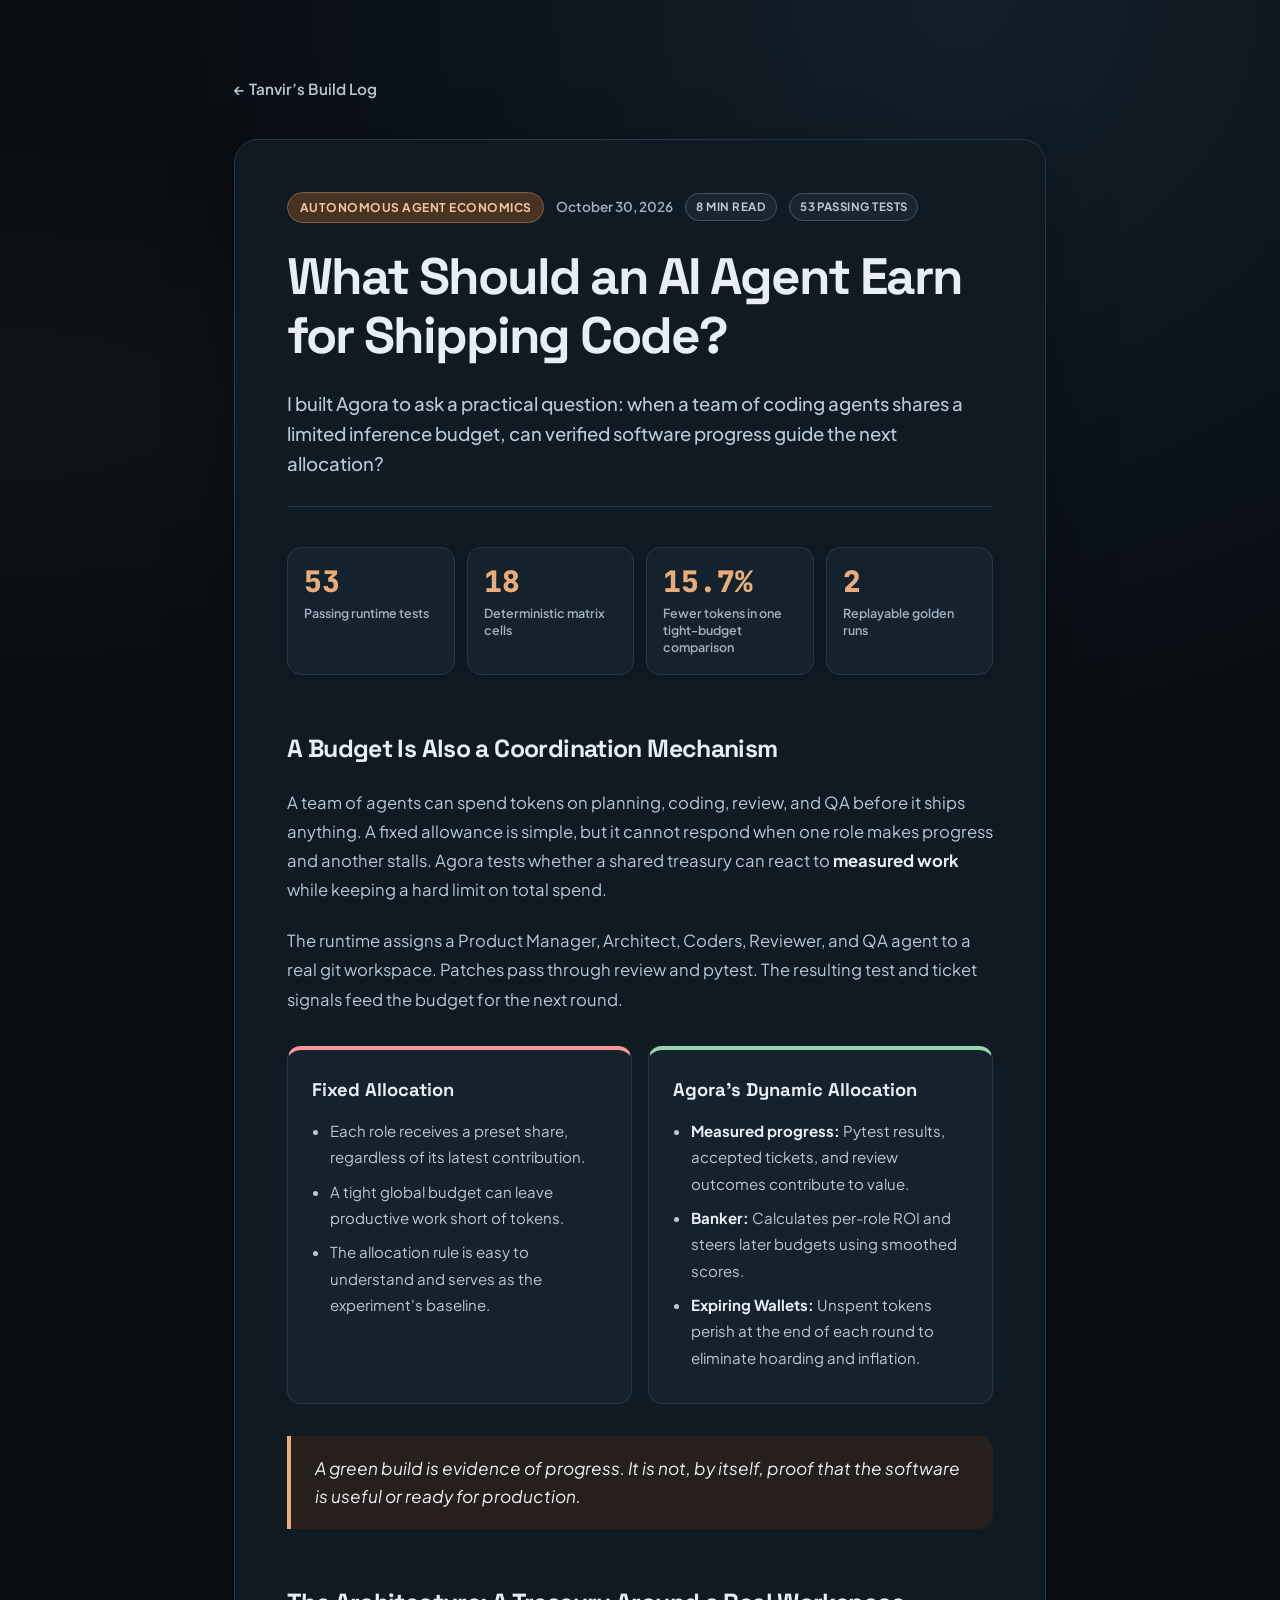
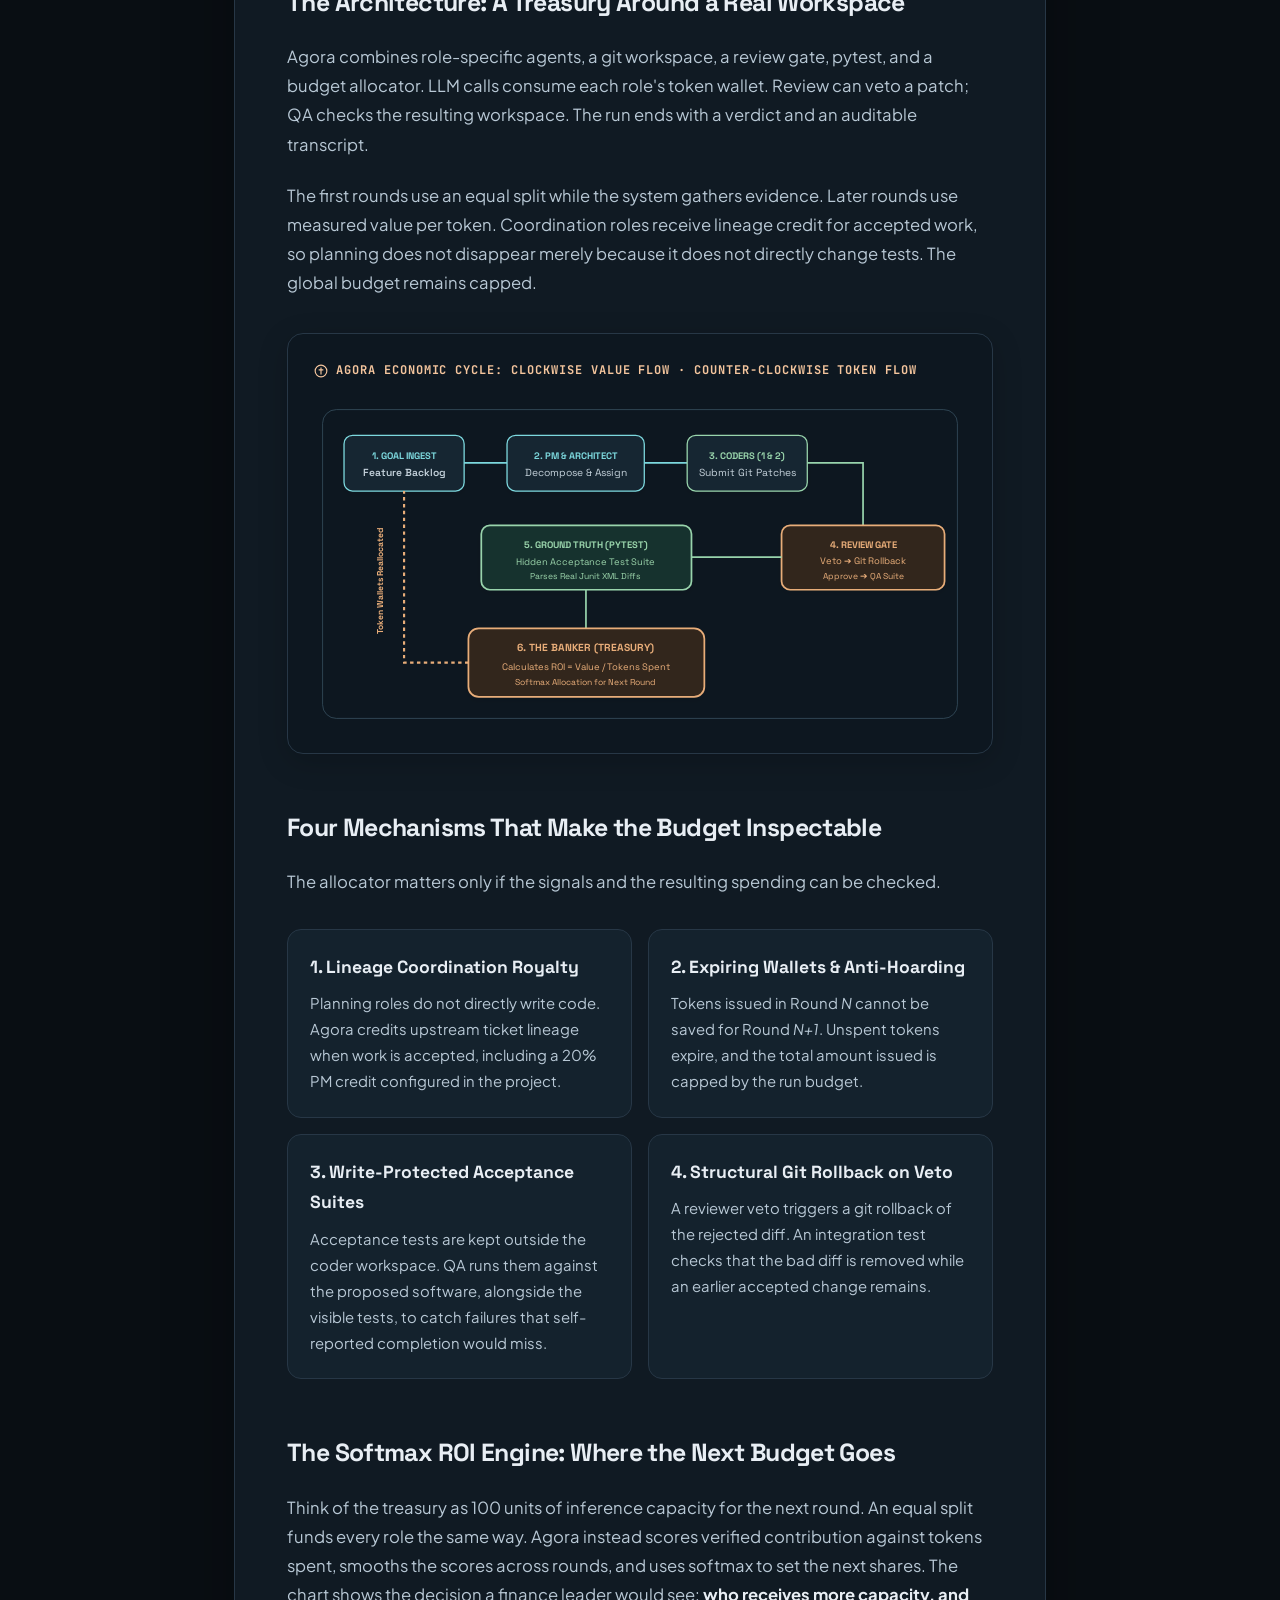
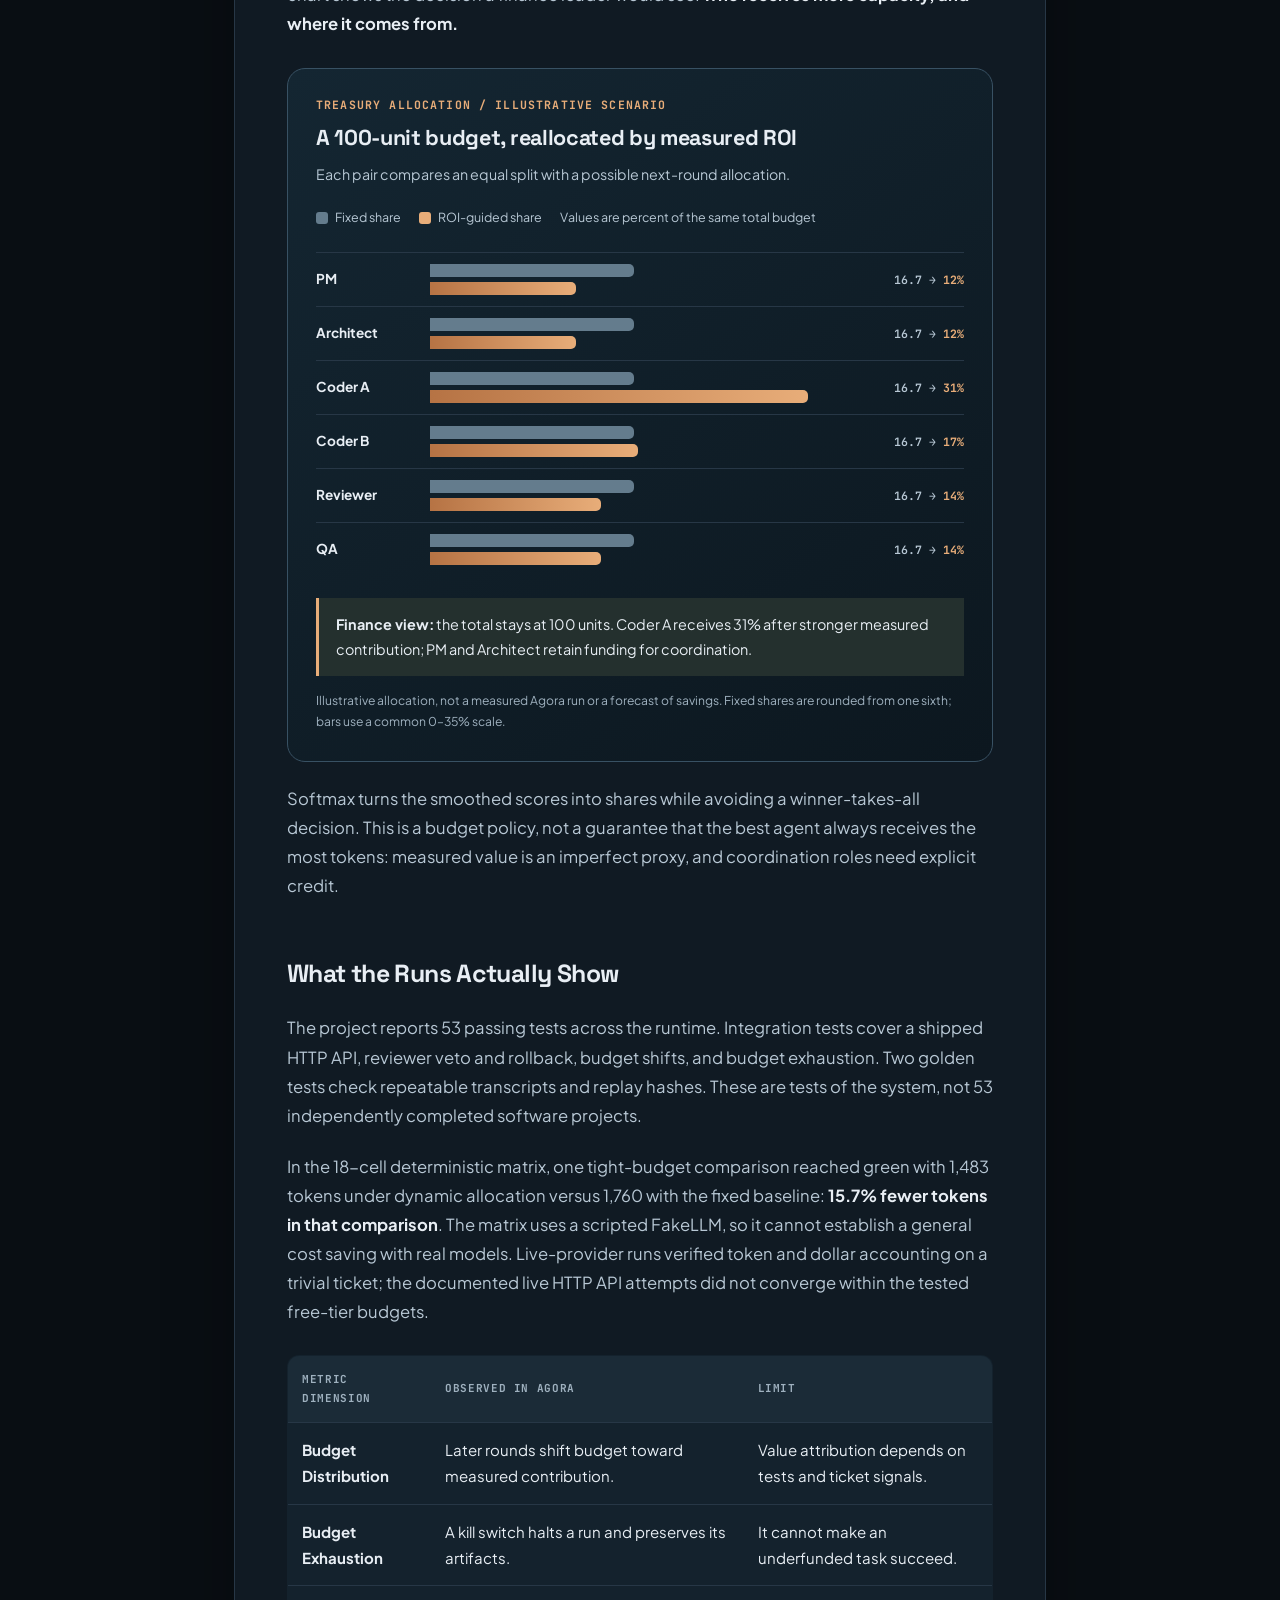
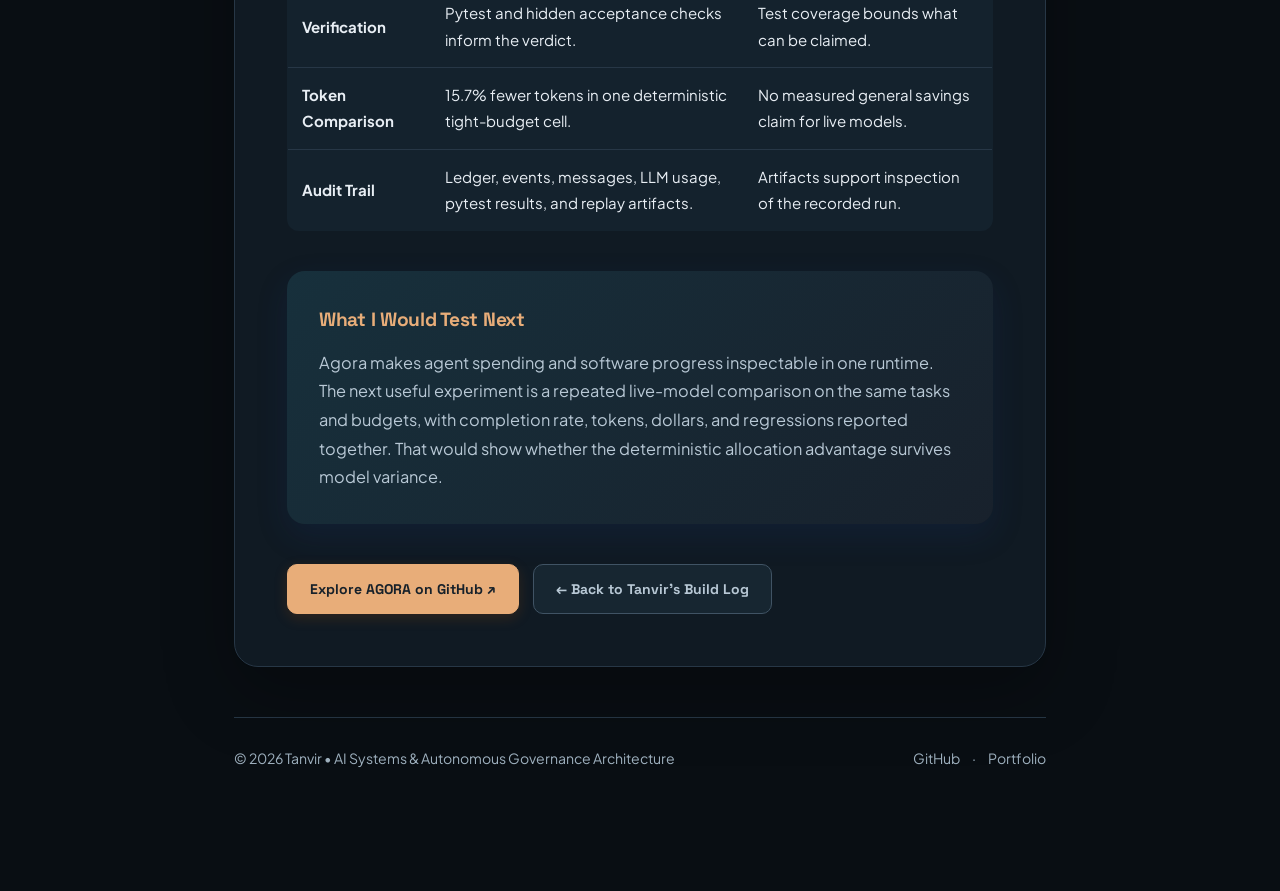
<file: agora/index.html>
<!DOCTYPE html>
<html lang="en">
<head>
    <meta charset="UTF-8">
    <meta name="viewport" content="width=device-width, initial-scale=1.0">
    <title>What Should an AI Agent Earn for Shipping Code? | Tanvir</title>
    <meta name="description" content="Building Agora: a multi-agent coding runtime with measured test progress, token budgets, dynamic allocation, and replayable evidence. Includes deterministic and live-model results.">
    <!-- Premium Google Fonts -->
    <link rel="preconnect" href="https://fonts.googleapis.com">
    <link rel="preconnect" href="https://fonts.gstatic.com" crossorigin>
    <link href="https://fonts.googleapis.com/css2?family=Plus+Jakarta+Sans:wght@300;400;500;600;700&family=Space+Grotesk:wght@500;600;700;800&family=JetBrains+Mono:wght@400;500;600;700&display=swap" rel="stylesheet">
    <style>
        :root {
            color-scheme: dark;
            --bg-base: #090e13;
            --bg-gradient: radial-gradient(ellipse at 75% 0%, #1c334477, transparent 760px),
                           radial-gradient(ellipse at 0% 45%, #28302438, transparent 650px);
            --glass-card: #101a23;
            --border-glass: #273746;
            --text-primary: #e8eef4;
            --text-secondary: #b8c8d5;
            --text-muted: #9fb1bf;
            --accent-gold: #e8ad79;
            --accent-gold-dark: #f4c59d;
            --accent-blue: #7cd8de;
            --accent-green: #98d4ac;
            --accent-red: #ff9696;
            --badge-bg: #473321;
            --badge-border: #865c3f;
        }

        * { box-sizing: border-box; margin: 0; padding: 0; }

        body {
            background-color: var(--bg-base);
            background-image: var(--bg-gradient);
            background-attachment: fixed;
            color: var(--text-primary);
            font-family: 'Plus Jakarta Sans', sans-serif;
            min-height: 100vh;
            line-height: 1.75;
        }

        .container { max-width: 860px; margin: 0 auto; padding: 75px 24px 120px; }

        .back-link {
            display: inline-flex; align-items: center; gap: 8px;
            color: var(--text-secondary); text-decoration: none;
            font-weight: 600; font-size: 0.95rem; margin-bottom: 36px;
            transition: all 0.2s ease;
        }
        .back-link:hover { color: var(--accent-gold); transform: translateX(-2px); }

        article {
            background: var(--glass-card);
            backdrop-filter: blur(24px);
            -webkit-backdrop-filter: blur(24px);
            border: 1px solid var(--border-glass);
            border-radius: 24px;
            padding: 52px;
            box-shadow: 0 25px 70px rgba(0, 0, 0, 0.28);
        }

        .post-meta {
            display: flex; align-items: center; gap: 12px;
            font-size: 0.85rem; color: var(--text-muted);
            margin-bottom: 24px; flex-wrap: wrap;
        }
        .post-date { font-weight: 600; }
        .post-category {
            background-color: var(--badge-bg); color: var(--accent-gold-dark);
            padding: 4px 12px; border-radius: 99px; font-size: 0.75rem;
            font-weight: 700; border: 1px solid var(--badge-border);
            text-transform: uppercase; letter-spacing: 0.04em;
        }
        .pill {
            background-color: #172631; color: var(--text-secondary);
            border: 1px solid #405364; padding: 3px 10px;
            border-radius: 99px; font-size: 0.72rem; font-weight: 700; letter-spacing: 0.04em;
        }

        h1 {
            font-family: 'Space Grotesk', sans-serif;
            font-size: clamp(2.2rem, 5vw, 3.2rem); font-weight: 800; letter-spacing: -0.04em;
            line-height: 1.16; color: var(--text-primary); margin-bottom: 24px;
        }
        .subtitle {
            font-size: 1.16rem; color: var(--text-secondary); line-height: 1.6;
            margin-bottom: 40px; font-weight: 500;
            border-bottom: 1px solid var(--border-glass); padding-bottom: 28px;
        }

        .kpi-row {
            display: grid; grid-template-columns: repeat(4, 1fr);
            gap: 12px; margin: 32px 0 44px;
        }
        .kpi-card {
            background: #14222d; border: 1px solid var(--border-glass);
            border-radius: 14px; padding: 18px 16px;
            box-shadow: 0 4px 12px rgba(0,0,0,0.12);
            transition: transform 0.2s ease, border-color 0.2s ease;
        }
        .kpi-card:hover { transform: translateY(-2px); border-color: #658294; }
        .kpi-card .val {
            font-family: 'JetBrains Mono', monospace; font-size: 1.85rem;
            font-weight: 800; color: var(--accent-gold); line-height: 1.1; margin-bottom: 6px;
        }
        .kpi-card .lbl {
            font-size: 0.78rem; font-weight: 600; color: var(--text-muted); line-height: 1.35;
        }

        h2 {
            font-family: 'Space Grotesk', sans-serif;
            font-size: 1.55rem; font-weight: 700; color: var(--text-primary);
            margin-top: 52px; margin-bottom: 18px; letter-spacing: -0.025em;
        }
        h3 {
            font-family: 'Space Grotesk', sans-serif;
            font-size: 1.2rem; font-weight: 700; color: var(--text-primary);
            margin-top: 32px; margin-bottom: 14px; letter-spacing: -0.015em;
        }
        p { margin-bottom: 22px; color: var(--text-secondary); font-size: 1.04rem; }
        strong { color: var(--text-primary); font-weight: 700; }

        blockquote {
            border-left: 4px solid var(--accent-gold);
            padding: 18px 24px; margin: 32px 0;
            font-size: 1.08rem; color: var(--text-primary);
            background: #261f1c;
            border-radius: 0 14px 14px 0;
            font-style: italic; line-height: 1.65;
        }

        ul, ol { margin-left: 24px; margin-bottom: 24px; color: var(--text-secondary); }
        li { margin-bottom: 10px; font-size: 1.02rem; }

        .executive-takeaway {
            background: linear-gradient(135deg, #17303c 0%, #18212c 100%);
            color: #ffffff; border-radius: 18px; padding: 32px; margin: 40px 0;
            box-shadow: 0 12px 32px rgba(30, 58, 138, 0.15);
        }
        .executive-takeaway h3 { color: var(--accent-gold); margin-top: 0; margin-bottom: 12px; }
        .executive-takeaway p { color: var(--text-secondary); margin-bottom: 0; font-size: 1.02rem; }

        .compare-grid {
            display: grid; grid-template-columns: 1fr 1fr; gap: 16px; margin: 32px 0;
        }
        .compare-box {
            background: #14222d; border: 1px solid var(--border-glass);
            border-radius: 14px; padding: 24px;
        }
        .compare-box.bad { border-top: 4px solid var(--accent-red); }
        .compare-box.good { border-top: 4px solid var(--accent-green); }
        .compare-box h4 {
            font-family: 'Space Grotesk', sans-serif; font-size: 1.15rem;
            margin-bottom: 12px; color: var(--text-primary);
        }
        .compare-box ul { margin-left: 18px; margin-bottom: 0; }
        .compare-box li { font-size: 0.94rem; margin-bottom: 8px; }

        /* Diagram Container */
        .diagram-container {
            margin: 36px 0; background: #0d1720; border: 1px solid var(--border-glass);
            border-radius: 16px; padding: 26px; box-shadow: 0 8px 30px rgba(0,0,0,0.18);
            overflow-x: auto;
        }
        .diagram-title {
            font-family: 'JetBrains Mono', monospace; font-size: 12px; font-weight: 700;
            color: var(--accent-gold-dark); text-transform: uppercase; letter-spacing: 0.08em;
            margin-bottom: 20px; display: flex; align-items: center; gap: 8px;
        }
        .diagram-container > svg { display: block; height: auto; }
        .diagram-container > svg rect[fill="#ffffff"] { fill: #172631; }
        .diagram-container > svg rect[fill="#f8fafc"] { fill: #0d1720; stroke: #344b5b; }
        .diagram-container > svg rect[fill="#fffbeb"] { fill: #33271d; }
        .diagram-container > svg rect[fill="#ecfdf5"] { fill: #19322d; }
        .diagram-container > svg rect[fill="#fff7ed"] { fill: #33271d; }
        .diagram-container > svg rect[stroke="#1e3a8a"],
        .diagram-container > svg rect[stroke="#3b82f6"] { stroke: #7cd8de; }
        .diagram-container > svg rect[stroke="#047857"] { stroke: #98d4ac; }
        .diagram-container > svg rect[stroke="#b45309"],
        .diagram-container > svg rect[stroke="#d97706"] { stroke: #e8ad79; }
        .diagram-container > svg path[stroke="#1e3a8a"],
        .diagram-container > svg path[stroke="#3b82f6"] { stroke: #7cd8de; }
        .diagram-container > svg path[stroke="#047857"] { stroke: #98d4ac; }
        .diagram-container > svg path[stroke="#d97706"] { stroke: #e8ad79; }
        .diagram-container > svg text[fill="#334155"] { fill: #c4d2dc; }
        .diagram-container > svg text[fill="#1e3a8a"],
        .diagram-container > svg text[fill="#3b82f6"] { fill: #7cd8de; }
        .diagram-container > svg text[fill="#047857"],
        .diagram-container > svg text[fill="#065f46"] { fill: #98d4ac; }
        .diagram-container > svg text[fill="#b45309"],
        .diagram-container > svg text[fill="#d97706"],
        .diagram-container > svg text[fill="#92400e"],
        .diagram-container > svg text[fill="#78350f"],
        .diagram-container > svg text[fill="#9a3412"],
        .diagram-container > svg text[fill="#7c2d12"] { fill: #e8ad79; }

        .allocation-chart { margin: 30px 0 22px; padding: 28px; border: 1px solid #385163; border-radius: 18px; background: linear-gradient(145deg, #142632, #0c171f); }
        .allocation-chart figcaption { margin-bottom: 20px; }
        .chart-eyebrow { display: block; color: var(--accent-gold); font: 700 0.72rem 'JetBrains Mono', monospace; letter-spacing: .1em; text-transform: uppercase; }
        .allocation-chart h3 { margin: 7px 0 5px; font-size: 1.35rem; }
        .allocation-chart figcaption p { margin: 0; font-size: .89rem; }
        .chart-legend { display: flex; flex-wrap: wrap; gap: 18px; margin: 0 0 23px; color: var(--text-secondary); font-size: .78rem; }
        .chart-legend span { display: inline-flex; align-items: center; gap: 7px; }
        .chart-swatch { width: 12px; height: 12px; border-radius: 3px; background: #647c8d; }
        .chart-swatch.dynamic { background: var(--accent-gold); }
        .chart-row { display: grid; grid-template-columns: 102px minmax(0,1fr) 95px; gap: 12px; align-items: center; padding: 11px 0; border-top: 1px solid #273746; }
        .chart-role { color: var(--text-primary); font-size: .85rem; font-weight: 700; }
        .chart-bars { display: grid; gap: 5px; }
        .chart-bar { height: 13px; border-radius: 0 5px 5px 0; min-width: 3px; }
        .chart-bar.fixed { width: 47.7%; background: #647c8d; }
        .chart-bar.dynamic { background: linear-gradient(90deg, #b67344, #e8ad79); }
        .chart-values { color: var(--text-secondary); font: 600 .72rem 'JetBrains Mono', monospace; text-align: right; white-space: nowrap; }
        .chart-values strong { color: var(--accent-gold); }
        .chart-takeaway { margin-top: 22px; padding: 14px 17px; border-left: 3px solid var(--accent-gold); background: #24302e; color: var(--text-primary); font-size: .9rem; }
        .chart-note { margin: 14px 0 0; font-size: .76rem; color: var(--text-muted); }

        .feature-grid {
            display: grid; grid-template-columns: repeat(2, 1fr); gap: 16px; margin: 32px 0;
        }
        .feature-card {
            background: #14222d; border: 1px solid var(--border-glass); border-radius: 14px;
            padding: 22px; transition: transform 0.2s ease, border-color 0.2s ease;
        }
        .feature-card:hover { transform: translateY(-2px); border-color: var(--accent-gold); }
        .feature-card h4 {
            font-family: 'Space Grotesk', sans-serif; font-size: 1.1rem;
            color: var(--text-primary); margin-bottom: 8px;
        }
        .feature-card p { font-size: 0.93rem; color: var(--text-secondary); margin-bottom: 0; }

        table {
            width: 100%; border-collapse: collapse; font-size: .94rem;
            margin: 28px 0; border: 1px solid var(--border-glass); border-radius: 12px;
            overflow: hidden; background: #14222d;
        }
        th, td {
            border-bottom: 1px solid var(--border-glass); padding: 14px 14px;
            text-align: left; vertical-align: middle;
        }
        th {
            color: var(--text-muted); font-family: 'JetBrains Mono', monospace;
            font-size: 11px; font-weight: 700; text-transform: uppercase;
            letter-spacing: 0.06em; background: #1b2b37;
        }
        tr:last-child td { border-bottom: none; }

        .badge-tag {
            display: inline-flex; align-items: center; padding: 3px 8px;
            border-radius: 6px; font-size: 11px; font-family: 'JetBrains Mono', monospace;
            font-weight: 700; text-transform: uppercase;
        }
        .badge-green { background: #1c3b32; color: #a8e2bd; }
        .badge-gold { background: #453321; color: #f4c59d; }
        .badge-blue { background: #1a3a48; color: #9be6e9; }

        .button-row { display: flex; gap: 14px; flex-wrap: wrap; margin-top: 40px; }
        .btn {
            display: inline-flex; align-items: center; gap: 8px;
            padding: 12px 22px; border-radius: 10px; font-weight: 700; font-size: 14px;
            text-decoration: none; transition: all 0.2s ease; font-family: 'Space Grotesk', sans-serif;
        }
        .btn-primary {
            background: var(--accent-gold); color: #17212a; border: 1px solid var(--accent-gold);
            box-shadow: 0 4px 14px rgba(180, 83, 9, 0.2);
        }
        .btn-primary:hover { background: #f4c59d; transform: translateY(-1px); }
        .btn-secondary {
            background: #172631; color: var(--text-secondary); border: 1px solid #405364;
        }
        .btn-secondary:hover { border-color: #7b9baa; color: var(--text-primary); }

        footer {
            margin-top: 50px; padding-top: 28px; border-top: 1px solid var(--border-glass);
            display: flex; justify-content: space-between; align-items: center;
            font-size: 0.88rem; color: var(--text-muted);
        }
        footer a { color: var(--text-muted); text-decoration: none; }
        footer a:hover { color: var(--accent-gold); }

        @media (max-width: 820px) {
            article { padding: 32px 24px; }
            .kpi-row { grid-template-columns: 1fr 1fr; }
            .compare-grid { grid-template-columns: 1fr; }
            .feature-grid { grid-template-columns: 1fr; }
            footer { flex-direction: column; gap: 16px; text-align: center; }
        }
        @media (max-width: 520px) {
            .allocation-chart { padding: 18px; }
            .chart-row { grid-template-columns: 72px minmax(0,1fr) 72px; gap: 7px; }
            .chart-role, .chart-values { font-size: .68rem; }
            .diagram-container { padding: 15px; }
            table { display: block; overflow-x: auto; }
        }
    </style>
</head>
<body>
    <div class="container">
        <a href="/" class="back-link">← Tanvir’s Build Log</a>

        <article>
            <div class="post-meta">
                <span class="post-category">Autonomous Agent Economics</span>
                <span class="post-date">October 30, 2026</span>
                <span class="pill">8 MIN READ</span>
                <span class="pill">53 PASSING TESTS</span>
            </div>

            <h1>What Should an AI Agent Earn for Shipping Code?</h1>
            <div class="subtitle">
                I built Agora to ask a practical question: when a team of coding agents shares a limited inference budget, can verified software progress guide the next allocation?
            </div>

            <div class="kpi-row">
                <div class="kpi-card">
                    <div class="val">53</div>
                    <div class="lbl">Passing runtime tests</div>
                </div>
                <div class="kpi-card">
                    <div class="val">18</div>
                    <div class="lbl">Deterministic matrix cells</div>
                </div>
                <div class="kpi-card">
                    <div class="val">15.7%</div>
                    <div class="lbl">Fewer tokens in one tight-budget comparison</div>
                </div>
                <div class="kpi-card">
                    <div class="val">2</div>
                    <div class="lbl">Replayable golden runs</div>
                </div>
            </div>

            <h2>A Budget Is Also a Coordination Mechanism</h2>
            <p>A team of agents can spend tokens on planning, coding, review, and QA before it ships anything. A fixed allowance is simple, but it cannot respond when one role makes progress and another stalls. Agora tests whether a shared treasury can react to <strong>measured work</strong> while keeping a hard limit on total spend.</p>
            <p>The runtime assigns a Product Manager, Architect, Coders, Reviewer, and QA agent to a real git workspace. Patches pass through review and pytest. The resulting test and ticket signals feed the budget for the next round.</p>

            <div class="compare-grid">
                <div class="compare-box bad">
                    <h4>Fixed Allocation</h4>
                    <ul>
                        <li>Each role receives a preset share, regardless of its latest contribution.</li>
                        <li>A tight global budget can leave productive work short of tokens.</li>
                        <li>The allocation rule is easy to understand and serves as the experiment's baseline.</li>
                    </ul>
                </div>
                <div class="compare-box good">
                    <h4>Agora's Dynamic Allocation</h4>
                    <ul>
                        <li><strong>Measured progress:</strong> Pytest results, accepted tickets, and review outcomes contribute to value.</li>
                        <li><strong>Banker:</strong> Calculates per-role ROI and steers later budgets using smoothed scores.</li>
                        <li><strong>Expiring Wallets:</strong> Unspent tokens perish at the end of each round to eliminate hoarding and inflation.</li>
                    </ul>
                </div>
            </div>

            <blockquote>
                A green build is evidence of progress. It is not, by itself, proof that the software is useful or ready for production.
            </blockquote>

            <h2>The Architecture: A Treasury Around a Real Workspace</h2>
            <p>Agora combines role-specific agents, a git workspace, a review gate, pytest, and a budget allocator. LLM calls consume each role's token wallet. Review can veto a patch; QA checks the resulting workspace. The run ends with a verdict and an auditable transcript.</p>
            <p>The first rounds use an equal split while the system gathers evidence. Later rounds use measured value per token. Coordination roles receive lineage credit for accepted work, so planning does not disappear merely because it does not directly change tests. The global budget remains capped.</p>

            <!-- EDITORIAL VECTOR SVG DIAGRAM 1: ECONOMIC CYCLE -->
            <div class="diagram-container">
                <div class="diagram-title">
                    <svg width="14" height="14" viewBox="0 0 24 24" fill="none" stroke="currentColor" stroke-width="2"><circle cx="12" cy="12" r="10"/><path d="M12 6v12M8 10h8"/></svg>
                    AGORA Economic Cycle: Clockwise Value Flow · Counter-Clockwise Token Flow
                </div>
                <svg viewBox="0 0 760 380" width="100%" height="100%" style="overflow: visible; font-family: 'Space Grotesk', sans-serif;">
                    <defs>
                        <filter id="cardShadow" x="-10%" y="-10%" width="120%" height="120%">
                            <feDropShadow dx="0" dy="3" stdDeviation="4" flood-color="#0f172a" flood-opacity="0.08"/>
                        </filter>
                    </defs>

                    <!-- Background Base -->
                    <rect x="10" y="10" width="740" height="360" rx="16" fill="#f8fafc" stroke="#e2e8f0" />

                    <!-- Node 1: Goal -->
                    <g transform="translate(35, 40)" filter="url(#cardShadow)">
                        <rect width="140" height="65" rx="10" fill="#ffffff" stroke="#1e3a8a" stroke-width="1.5" />
                        <text x="70" y="28" fill="#1e3a8a" font-size="11" font-weight="700" text-anchor="middle">1. GOAL INGEST</text>
                        <text x="70" y="48" fill="#334155" font-size="12" font-weight="600" text-anchor="middle">Feature Backlog</text>
                    </g>

                    <path d="M 175 72 L 225 72" stroke="#1e3a8a" stroke-width="2" />

                    <!-- Node 2: PM & Architect -->
                    <g transform="translate(225, 40)" filter="url(#cardShadow)">
                        <rect width="160" height="65" rx="10" fill="#ffffff" stroke="#3b82f6" stroke-width="1.5" />
                        <text x="80" y="28" fill="#3b82f6" font-size="11" font-weight="700" text-anchor="middle">2. PM &amp; ARCHITECT</text>
                        <text x="80" y="48" fill="#334155" font-size="12" text-anchor="middle">Decompose &amp; Assign</text>
                    </g>

                    <path d="M 385 72 L 435 72" stroke="#3b82f6" stroke-width="2" />

                    <!-- Node 3: Coders -->
                    <g transform="translate(435, 40)" filter="url(#cardShadow)">
                        <rect width="140" height="65" rx="10" fill="#ffffff" stroke="#047857" stroke-width="1.5" />
                        <text x="70" y="28" fill="#047857" font-size="11" font-weight="700" text-anchor="middle">3. CODERS (1 &amp; 2)</text>
                        <text x="70" y="48" fill="#334155" font-size="12" text-anchor="middle">Submit Git Patches</text>
                    </g>

                    <!-- Downward to Reviewer -->
                    <path d="M 575 72 L 640 72 L 640 145" stroke="#047857" stroke-width="2" fill="none" />

                    <!-- Node 4: Review Gate -->
                    <g transform="translate(545, 145)" filter="url(#cardShadow)">
                        <rect width="190" height="75" rx="10" fill="#fffbeb" stroke="#b45309" stroke-width="2" />
                        <text x="95" y="26" fill="#b45309" font-size="11" font-weight="800" text-anchor="middle">4. REVIEW GATE</text>
                        <text x="95" y="45" fill="#92400e" font-size="11" text-anchor="middle">Veto ➔ Git Rollback</text>
                        <text x="95" y="62" fill="#78350f" font-size="10" text-anchor="middle">Approve ➔ QA Suite</text>
                    </g>

                    <!-- Leftward to Ground Truth -->
                    <path d="M 545 182 L 440 182" stroke="#047857" stroke-width="2" fill="none" />

                    <!-- Node 5: Ground Truth Pytest -->
                    <g transform="translate(195, 145)" filter="url(#cardShadow)">
                        <rect width="245" height="75" rx="10" fill="#ecfdf5" stroke="#047857" stroke-width="2" />
                        <text x="122" y="26" fill="#047857" font-size="11" font-weight="800" text-anchor="middle">5. GROUND TRUTH (PYTEST)</text>
                        <text x="122" y="46" fill="#065f46" font-size="11" text-anchor="middle">Hidden Acceptance Test Suite</text>
                        <text x="122" y="63" fill="#047857" font-size="10" text-anchor="middle">Parses Real Junit XML Diffs</text>
                    </g>

                    <!-- Downward to The Banker -->
                    <path d="M 317 220 L 317 265" stroke="#047857" stroke-width="2" />

                    <!-- Node 6: The Banker -->
                    <g transform="translate(180, 265)" filter="url(#cardShadow)">
                        <rect width="275" height="80" rx="12" fill="#fff7ed" stroke="#d97706" stroke-width="2" />
                        <text x="137" y="26" fill="#d97706" font-size="12" font-weight="800" text-anchor="middle">6. THE BANKER (TREASURY)</text>
                        <text x="137" y="48" fill="#9a3412" font-size="11" text-anchor="middle">Calculates ROI = Value / Tokens Spent</text>
                        <text x="137" y="66" fill="#7c2d12" font-size="10" text-anchor="middle">Softmax Allocation for Next Round</text>
                    </g>

                    <!-- Counter-clockwise currency loop -->
                    <path d="M 180 305 L 105 305 L 105 105" stroke="#d97706" stroke-width="2.5" stroke-dasharray="4 4" fill="none" />
                    <text x="80" y="210" fill="#d97706" font-size="10" font-weight="700" transform="rotate(-90, 80, 210)" text-anchor="middle">Token Wallets Reallocated</text>
                </svg>
            </div>

            <h2>Four Mechanisms That Make the Budget Inspectable</h2>
            <p>The allocator matters only if the signals and the resulting spending can be checked.</p>

            <div class="feature-grid">
                <div class="feature-card">
                    <h4>1. Lineage Coordination Royalty</h4>
                    <p>Planning roles do not directly write code. Agora credits upstream ticket lineage when work is accepted, including a 20% PM credit configured in the project.</p>
                </div>
                <div class="feature-card">
                    <h4>2. Expiring Wallets &amp; Anti-Hoarding</h4>
                    <p>Tokens issued in Round <em>N</em> cannot be saved for Round <em>N+1</em>. Unspent tokens expire, and the total amount issued is capped by the run budget.</p>
                </div>
                <div class="feature-card">
                    <h4>3. Write-Protected Acceptance Suites</h4>
                    <p>Acceptance tests are kept outside the coder workspace. QA runs them against the proposed software, alongside the visible tests, to catch failures that self-reported completion would miss.</p>
                </div>
                <div class="feature-card">
                    <h4>4. Structural Git Rollback on Veto</h4>
                    <p>A reviewer veto triggers a git rollback of the rejected diff. An integration test checks that the bad diff is removed while an earlier accepted change remains.</p>
                </div>
            </div>

            <h2>The Softmax ROI Engine: Where the Next Budget Goes</h2>
            <p>Think of the treasury as 100 units of inference capacity for the next round. An equal split funds every role the same way. Agora instead scores verified contribution against tokens spent, smooths the scores across rounds, and uses softmax to set the next shares. The chart shows the decision a finance leader would see: <strong>who receives more capacity, and where it comes from.</strong></p>

            <figure class="allocation-chart" aria-labelledby="allocation-title" aria-describedby="allocation-note">
                <figcaption>
                    <span class="chart-eyebrow">Treasury allocation / illustrative scenario</span>
                    <h3 id="allocation-title">A 100-unit budget, reallocated by measured ROI</h3>
                    <p>Each pair compares an equal split with a possible next-round allocation.</p>
                </figcaption>
                <div class="chart-legend"><span><i class="chart-swatch" aria-hidden="true"></i> Fixed share</span><span><i class="chart-swatch dynamic" aria-hidden="true"></i> ROI-guided share</span><span>Values are percent of the same total budget</span></div>
                <div class="chart-row"><span class="chart-role">PM</span><div class="chart-bars"><span class="chart-bar fixed"></span><span class="chart-bar dynamic" style="width:34.3%"></span></div><span class="chart-values">16.7 → <strong>12%</strong></span></div>
                <div class="chart-row"><span class="chart-role">Architect</span><div class="chart-bars"><span class="chart-bar fixed"></span><span class="chart-bar dynamic" style="width:34.3%"></span></div><span class="chart-values">16.7 → <strong>12%</strong></span></div>
                <div class="chart-row"><span class="chart-role">Coder A</span><div class="chart-bars"><span class="chart-bar fixed"></span><span class="chart-bar dynamic" style="width:88.6%"></span></div><span class="chart-values">16.7 → <strong>31%</strong></span></div>
                <div class="chart-row"><span class="chart-role">Coder B</span><div class="chart-bars"><span class="chart-bar fixed"></span><span class="chart-bar dynamic" style="width:48.6%"></span></div><span class="chart-values">16.7 → <strong>17%</strong></span></div>
                <div class="chart-row"><span class="chart-role">Reviewer</span><div class="chart-bars"><span class="chart-bar fixed"></span><span class="chart-bar dynamic" style="width:40%"></span></div><span class="chart-values">16.7 → <strong>14%</strong></span></div>
                <div class="chart-row"><span class="chart-role">QA</span><div class="chart-bars"><span class="chart-bar fixed"></span><span class="chart-bar dynamic" style="width:40%"></span></div><span class="chart-values">16.7 → <strong>14%</strong></span></div>
                <div class="chart-takeaway"><strong>Finance view:</strong> the total stays at 100 units. Coder A receives 31% after stronger measured contribution; PM and Architect retain funding for coordination.</div>
                <p class="chart-note" id="allocation-note">Illustrative allocation, not a measured Agora run or a forecast of savings. Fixed shares are rounded from one sixth; bars use a common 0–35% scale.</p>
            </figure>

            <p>Softmax turns the smoothed scores into shares while avoiding a winner-takes-all decision. This is a budget policy, not a guarantee that the best agent always receives the most tokens: measured value is an imperfect proxy, and coordination roles need explicit credit.</p>

            <h2>What the Runs Actually Show</h2>
            <p>The project reports 53 passing tests across the runtime. Integration tests cover a shipped HTTP API, reviewer veto and rollback, budget shifts, and budget exhaustion. Two golden tests check repeatable transcripts and replay hashes. These are tests of the system, not 53 independently completed software projects.</p>
            <p>In the 18-cell deterministic matrix, one tight-budget comparison reached green with 1,483 tokens under dynamic allocation versus 1,760 with the fixed baseline: <strong>15.7% fewer tokens in that comparison</strong>. The matrix uses a scripted FakeLLM, so it cannot establish a general cost saving with real models. Live-provider runs verified token and dollar accounting on a trivial ticket; the documented live HTTP API attempts did not converge within the tested free-tier budgets.</p>

            <table>
                <thead>
                    <tr>
                        <th>Metric Dimension</th>
                        <th>Observed in Agora</th>
                        <th>Limit</th>
                    </tr>
                </thead>
                <tbody>
                    <tr>
                        <td><strong>Budget Distribution</strong></td>
                        <td>Later rounds shift budget toward measured contribution.</td>
                        <td>Value attribution depends on tests and ticket signals.</td>
                    </tr>
                    <tr>
                        <td><strong>Budget Exhaustion</strong></td>
                        <td>A kill switch halts a run and preserves its artifacts.</td>
                        <td>It cannot make an underfunded task succeed.</td>
                    </tr>
                    <tr>
                        <td><strong>Verification</strong></td>
                        <td>Pytest and hidden acceptance checks inform the verdict.</td>
                        <td>Test coverage bounds what can be claimed.</td>
                    </tr>
                    <tr>
                        <td><strong>Token Comparison</strong></td>
                        <td>15.7% fewer tokens in one deterministic tight-budget cell.</td>
                        <td>No measured general savings claim for live models.</td>
                    </tr>
                    <tr>
                        <td><strong>Audit Trail</strong></td>
                        <td>Ledger, events, messages, LLM usage, pytest results, and replay artifacts.</td>
                        <td>Artifacts support inspection of the recorded run.</td>
                    </tr>
                </tbody>
            </table>

            <div class="executive-takeaway">
                <h3>What I Would Test Next</h3>
                <p>Agora makes agent spending and software progress inspectable in one runtime. The next useful experiment is a repeated live-model comparison on the same tasks and budgets, with completion rate, tokens, dollars, and regressions reported together. That would show whether the deterministic allocation advantage survives model variance.</p>
            </div>

            <div class="button-row">
                <a href="https://github.com/mailtotanvir/agora" class="btn btn-primary" target="_blank" rel="noopener">Explore AGORA on GitHub ↗</a>
                <a href="/" class="btn btn-secondary">← Back to Tanvir’s Build Log</a>
            </div>
        </article>

        <footer>
            <div>© 2026 Tanvir • AI Systems &amp; Autonomous Governance Architecture</div>
            <div>
                <a href="https://github.com/mailtotanvir" target="_blank" rel="noopener">GitHub</a>
                <span style="margin: 0 10px;">·</span>
                <a href="https://mailtotanvir.github.io/">Portfolio</a>
            </div>
        </footer>
    </div>
</body>
</html>
</file>
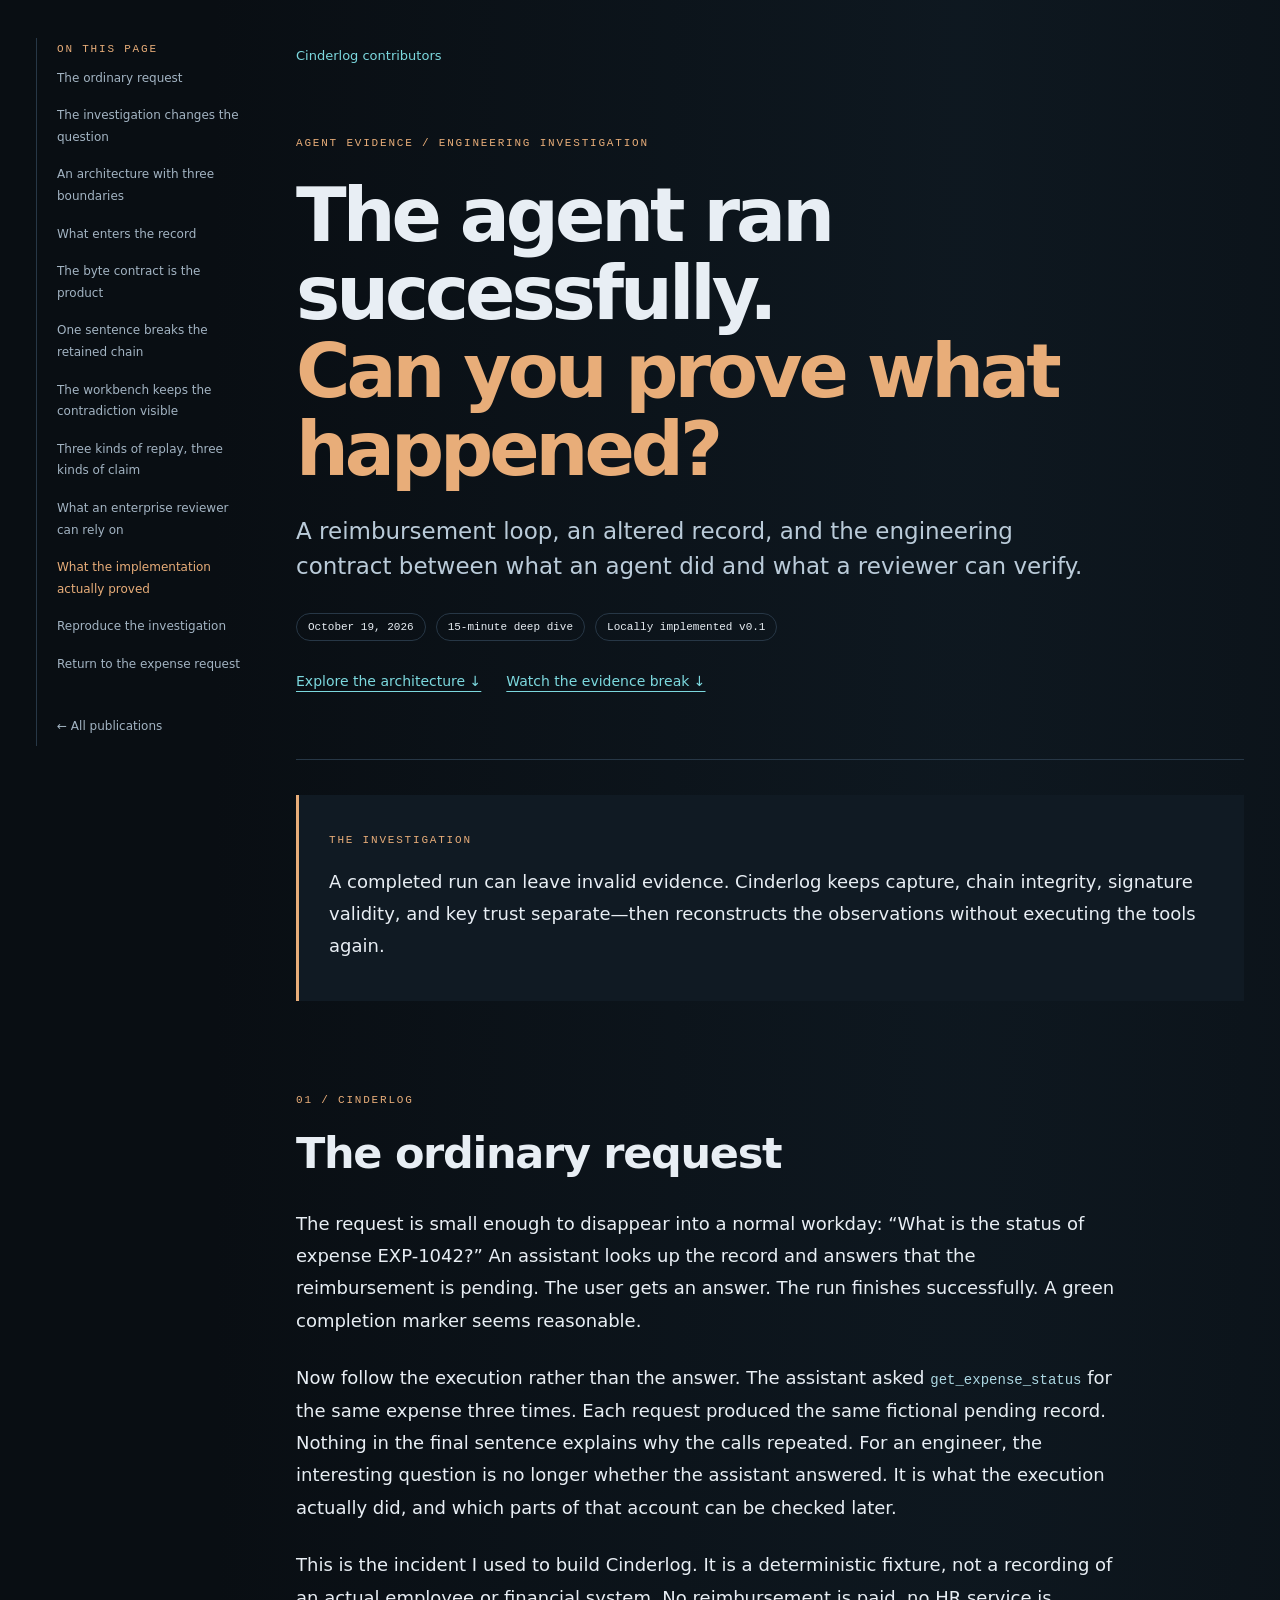
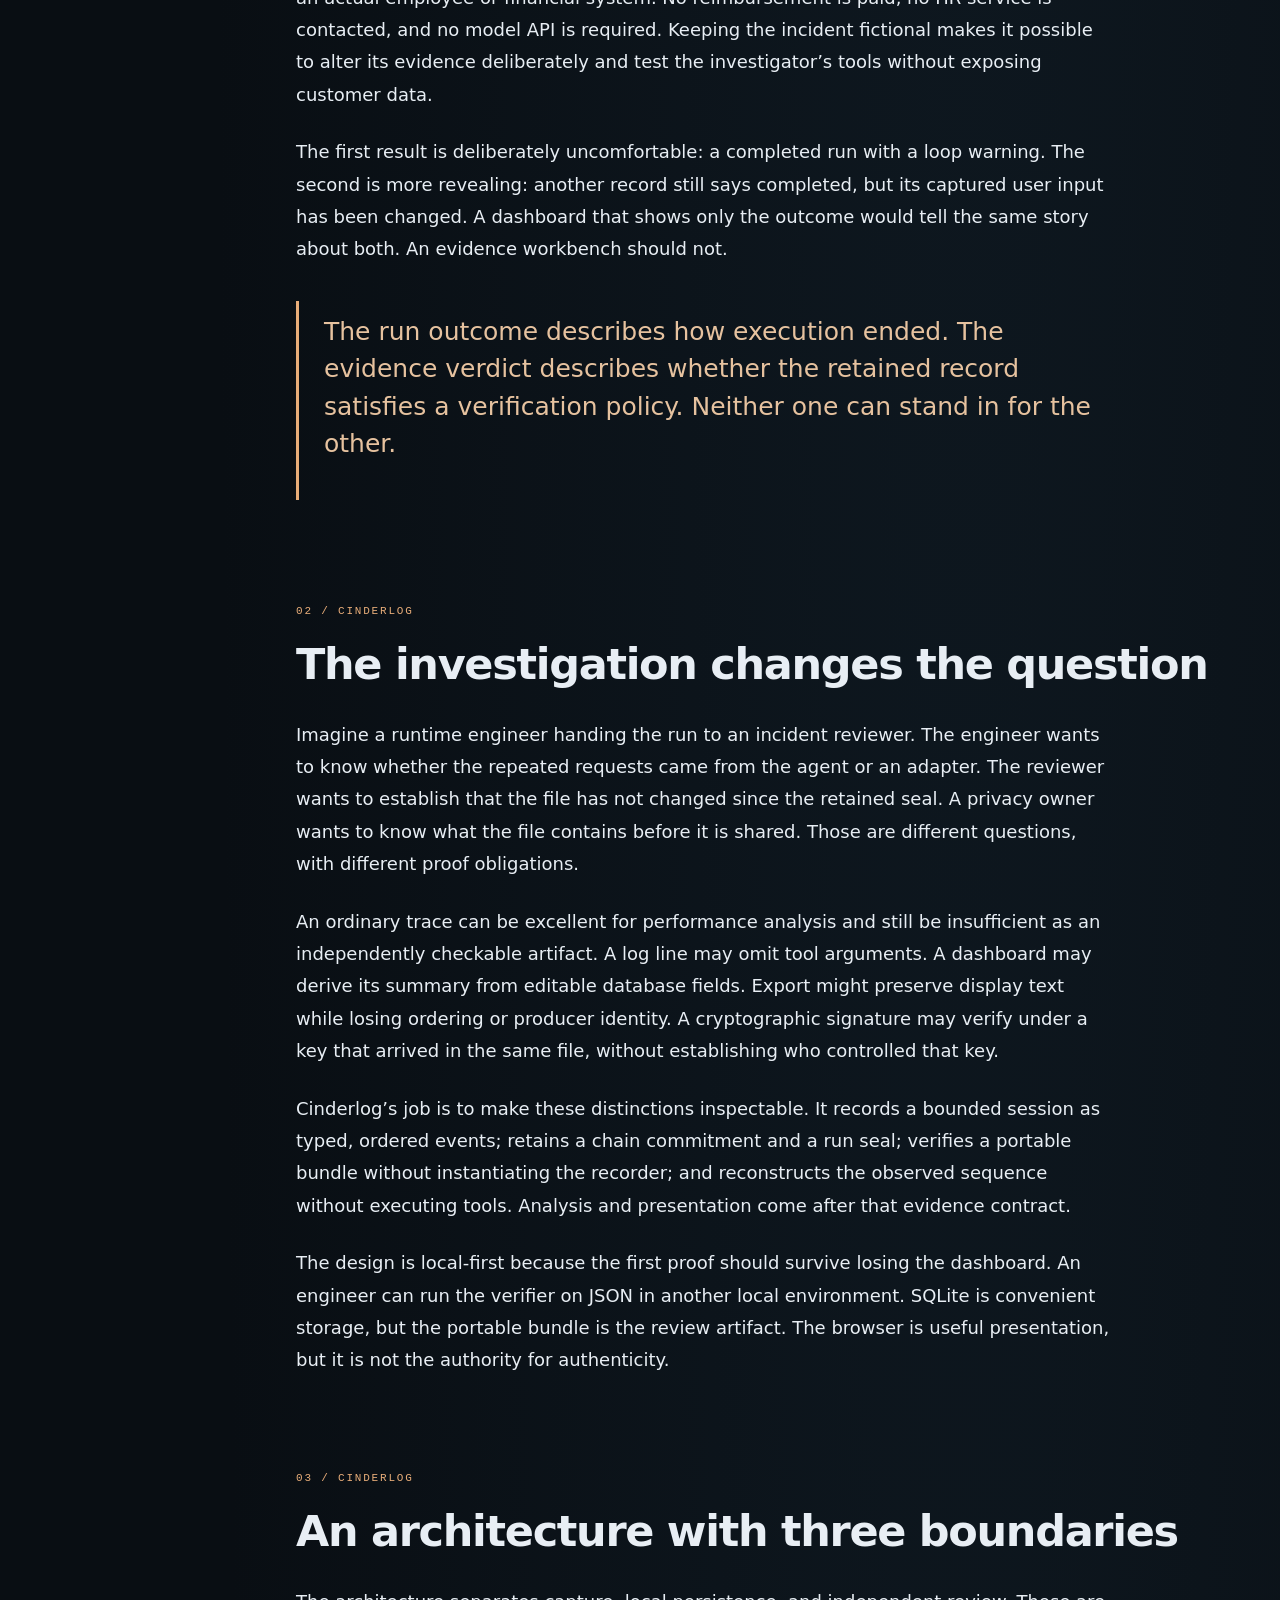
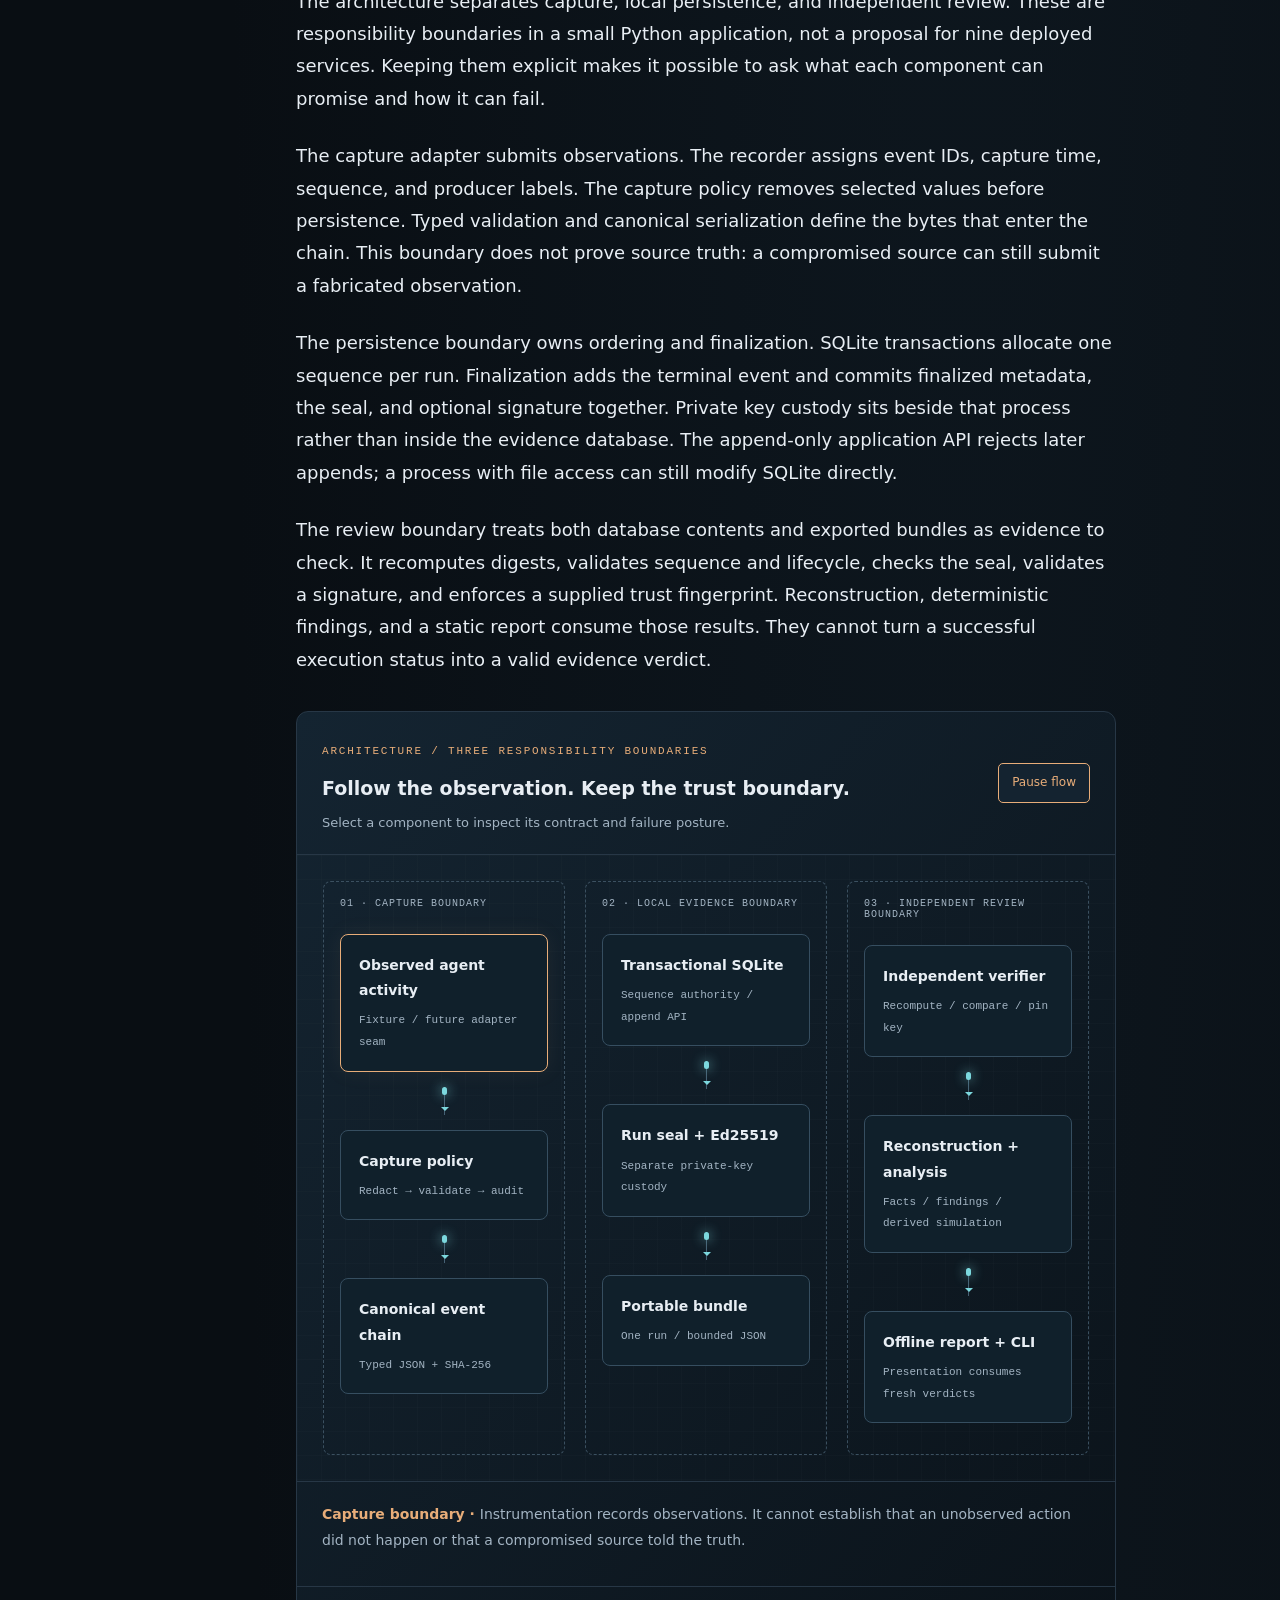
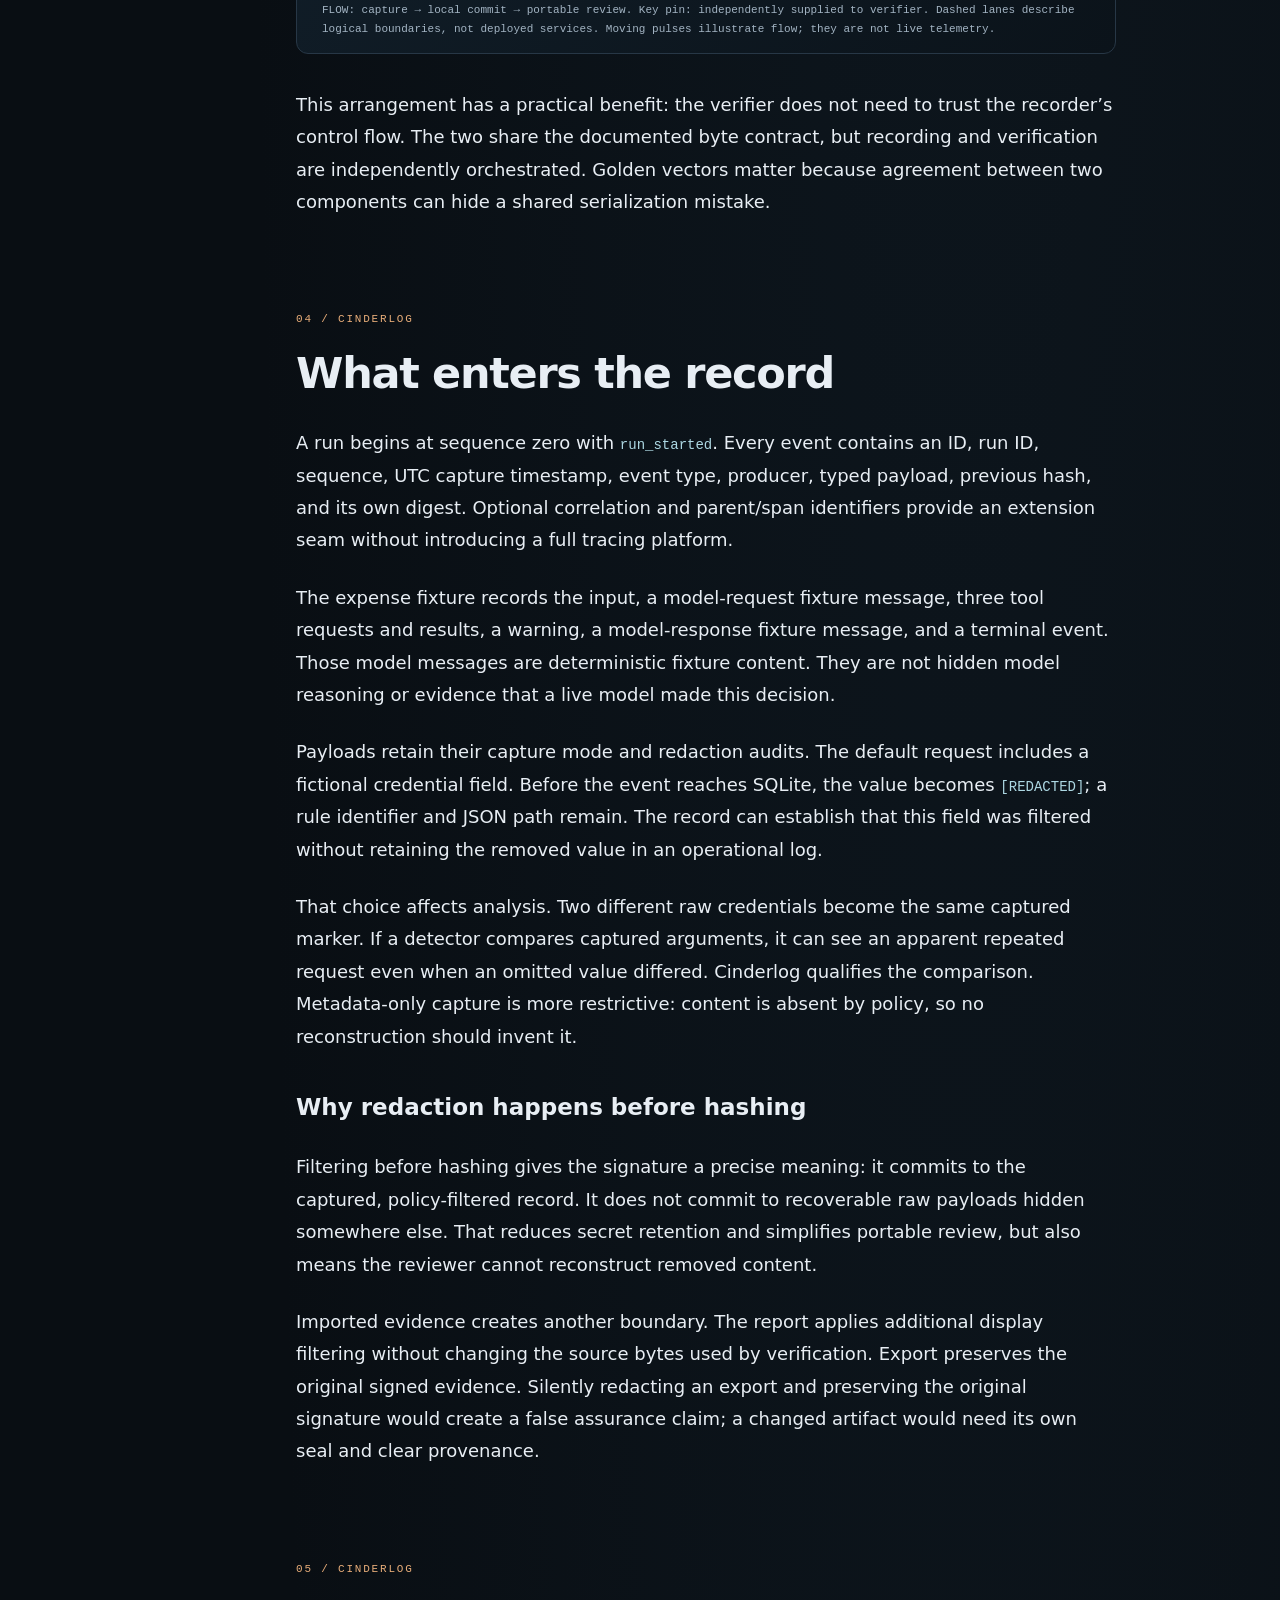
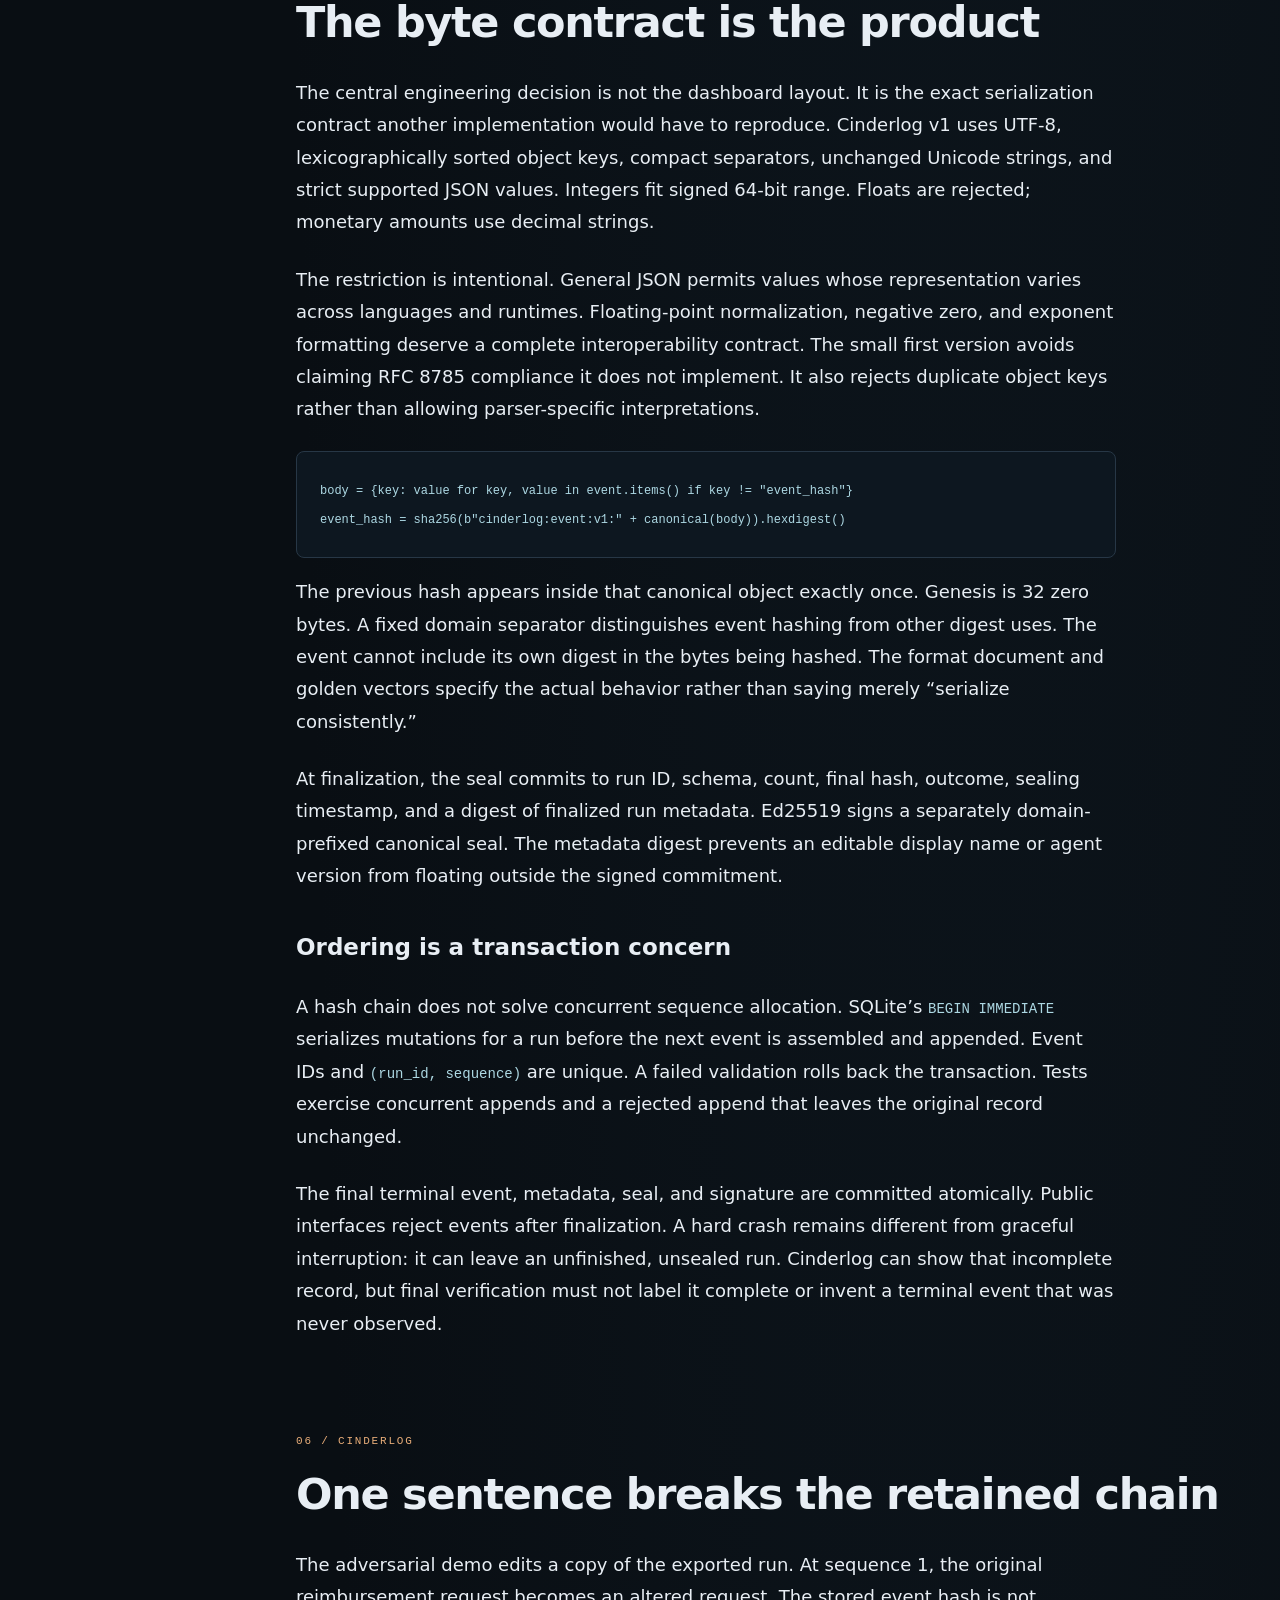
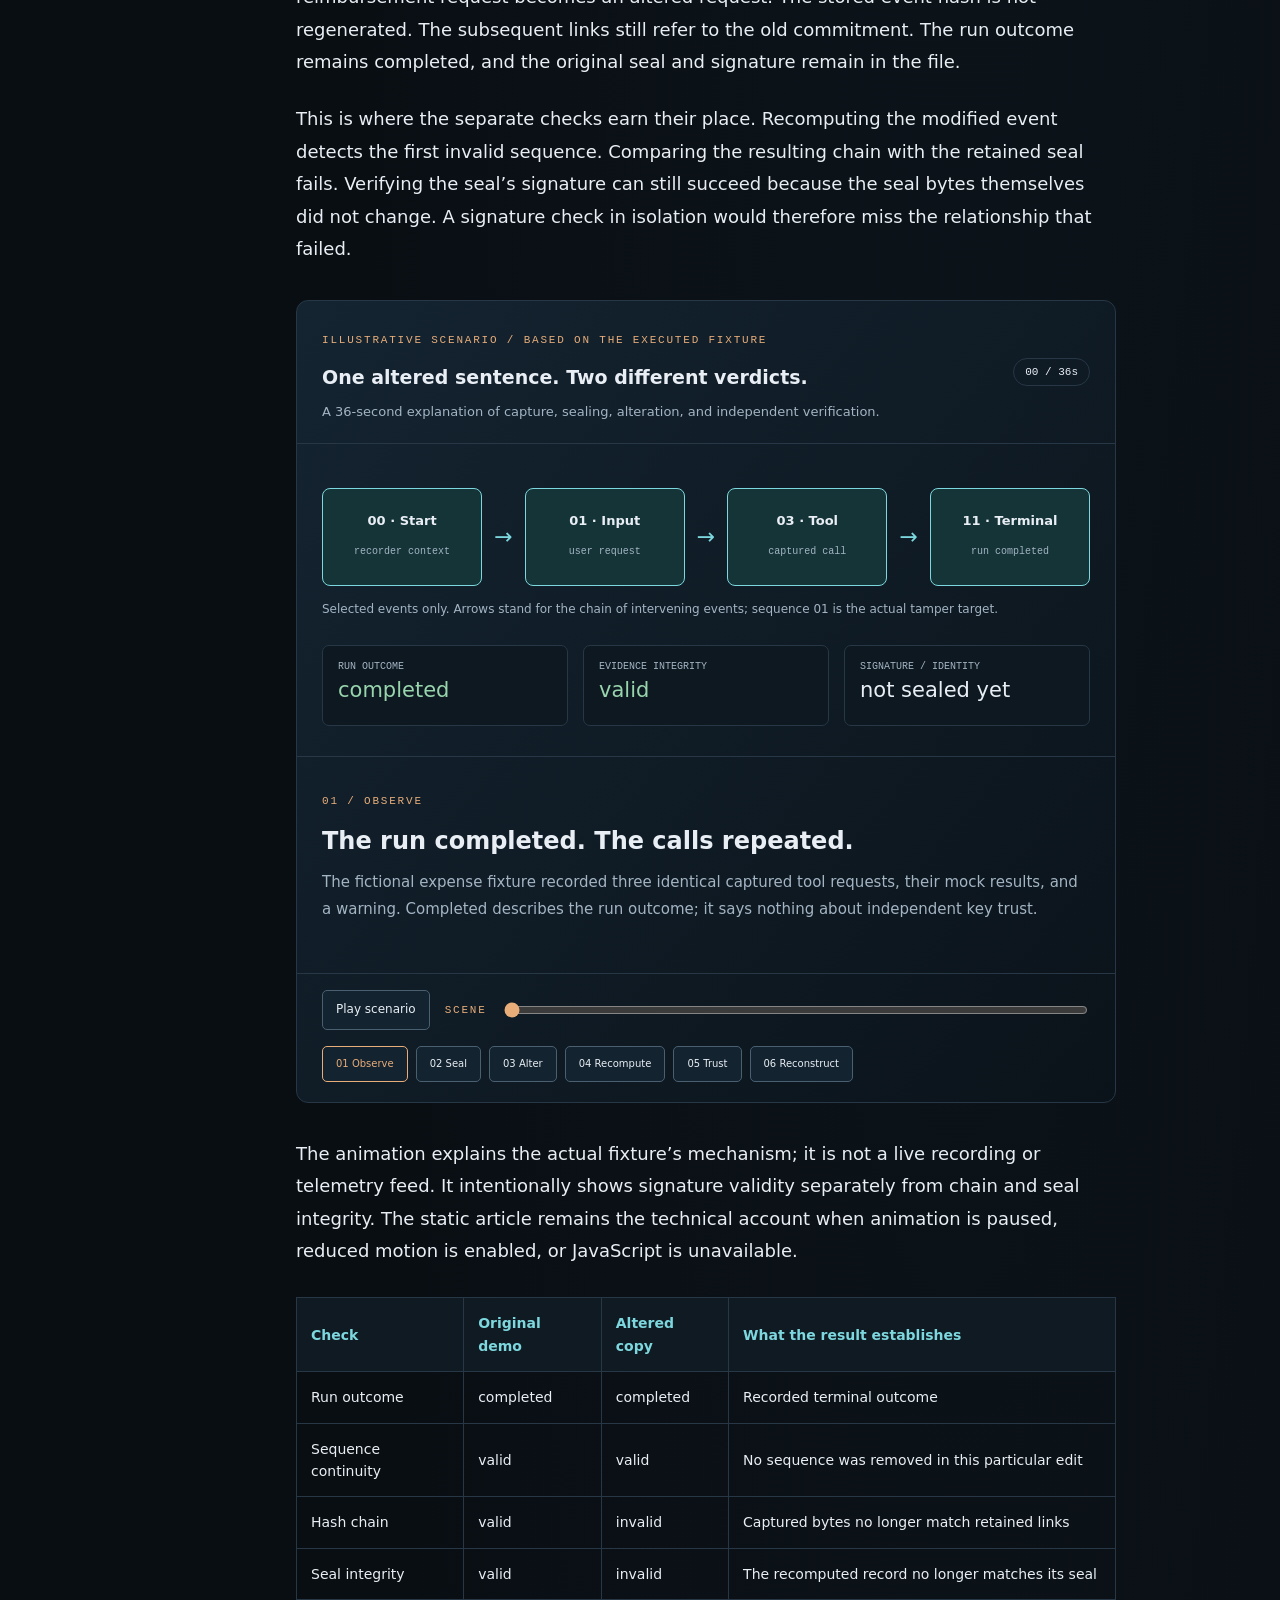
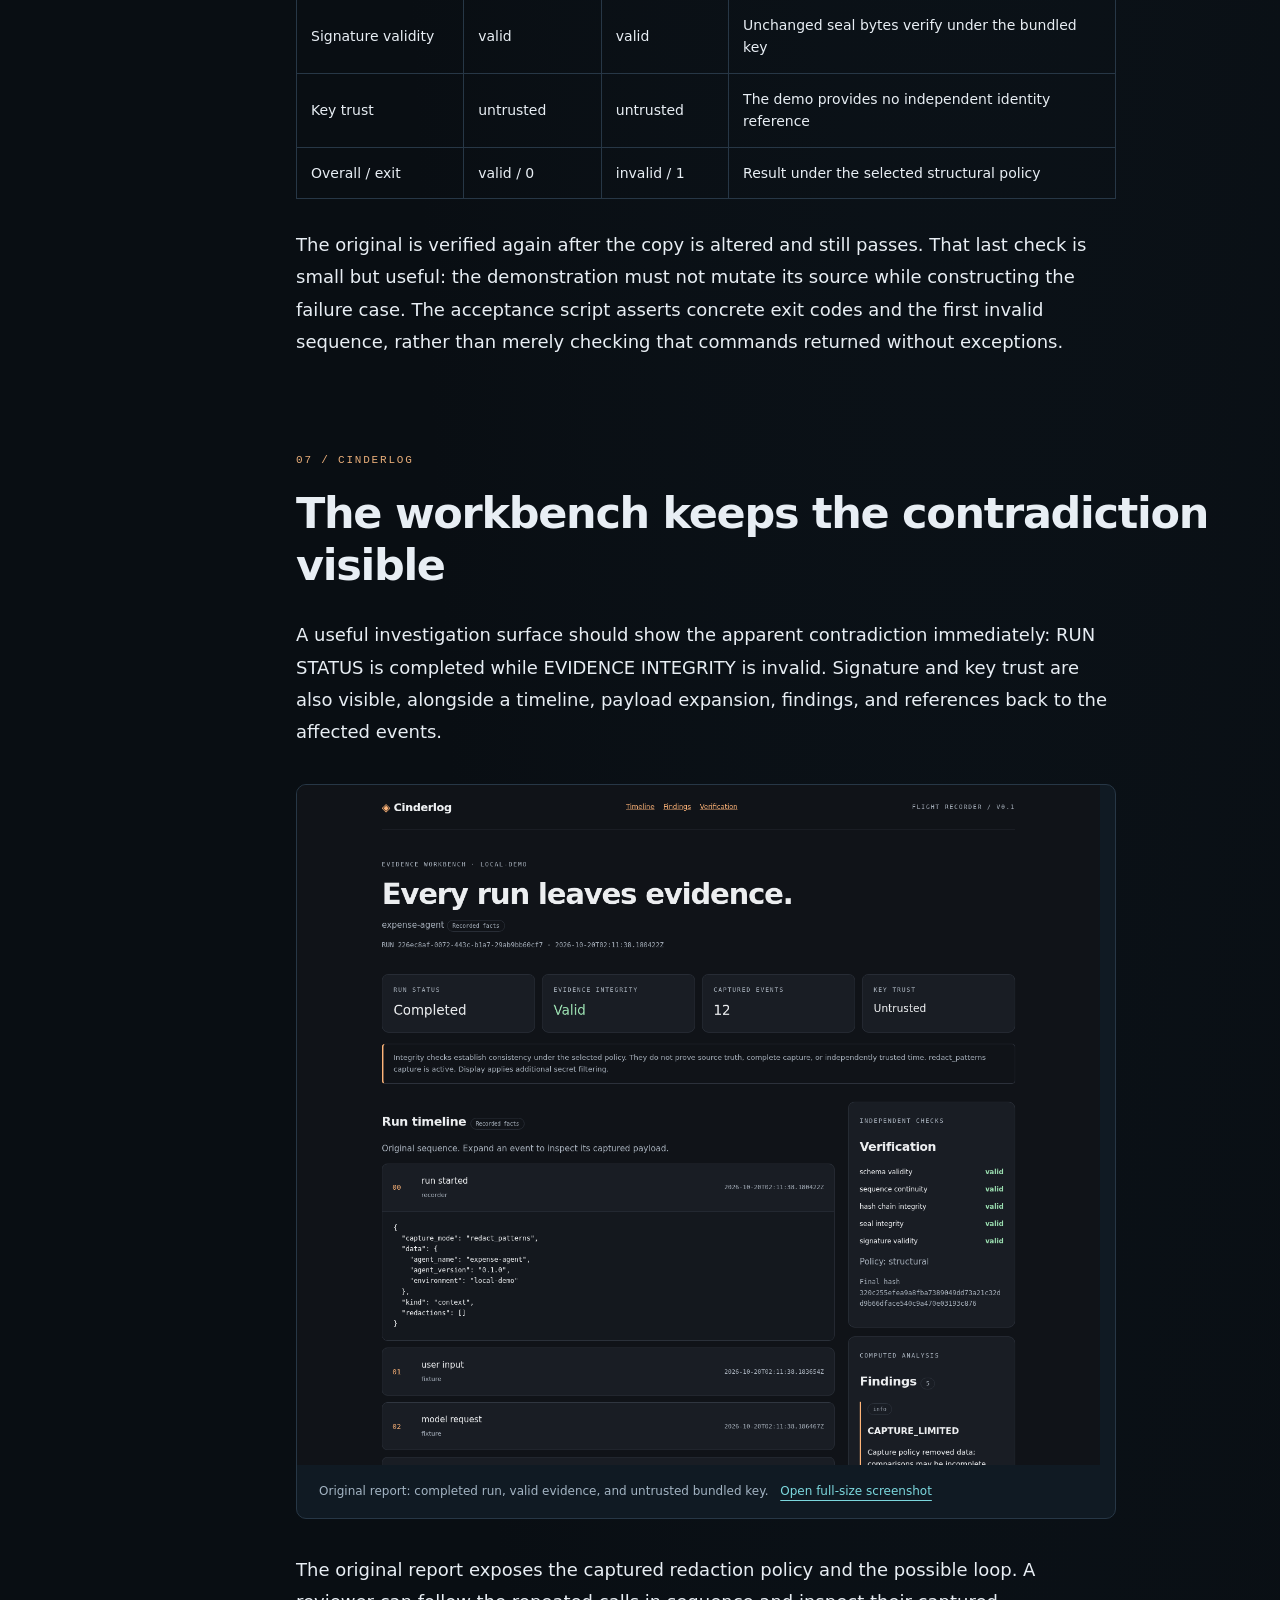
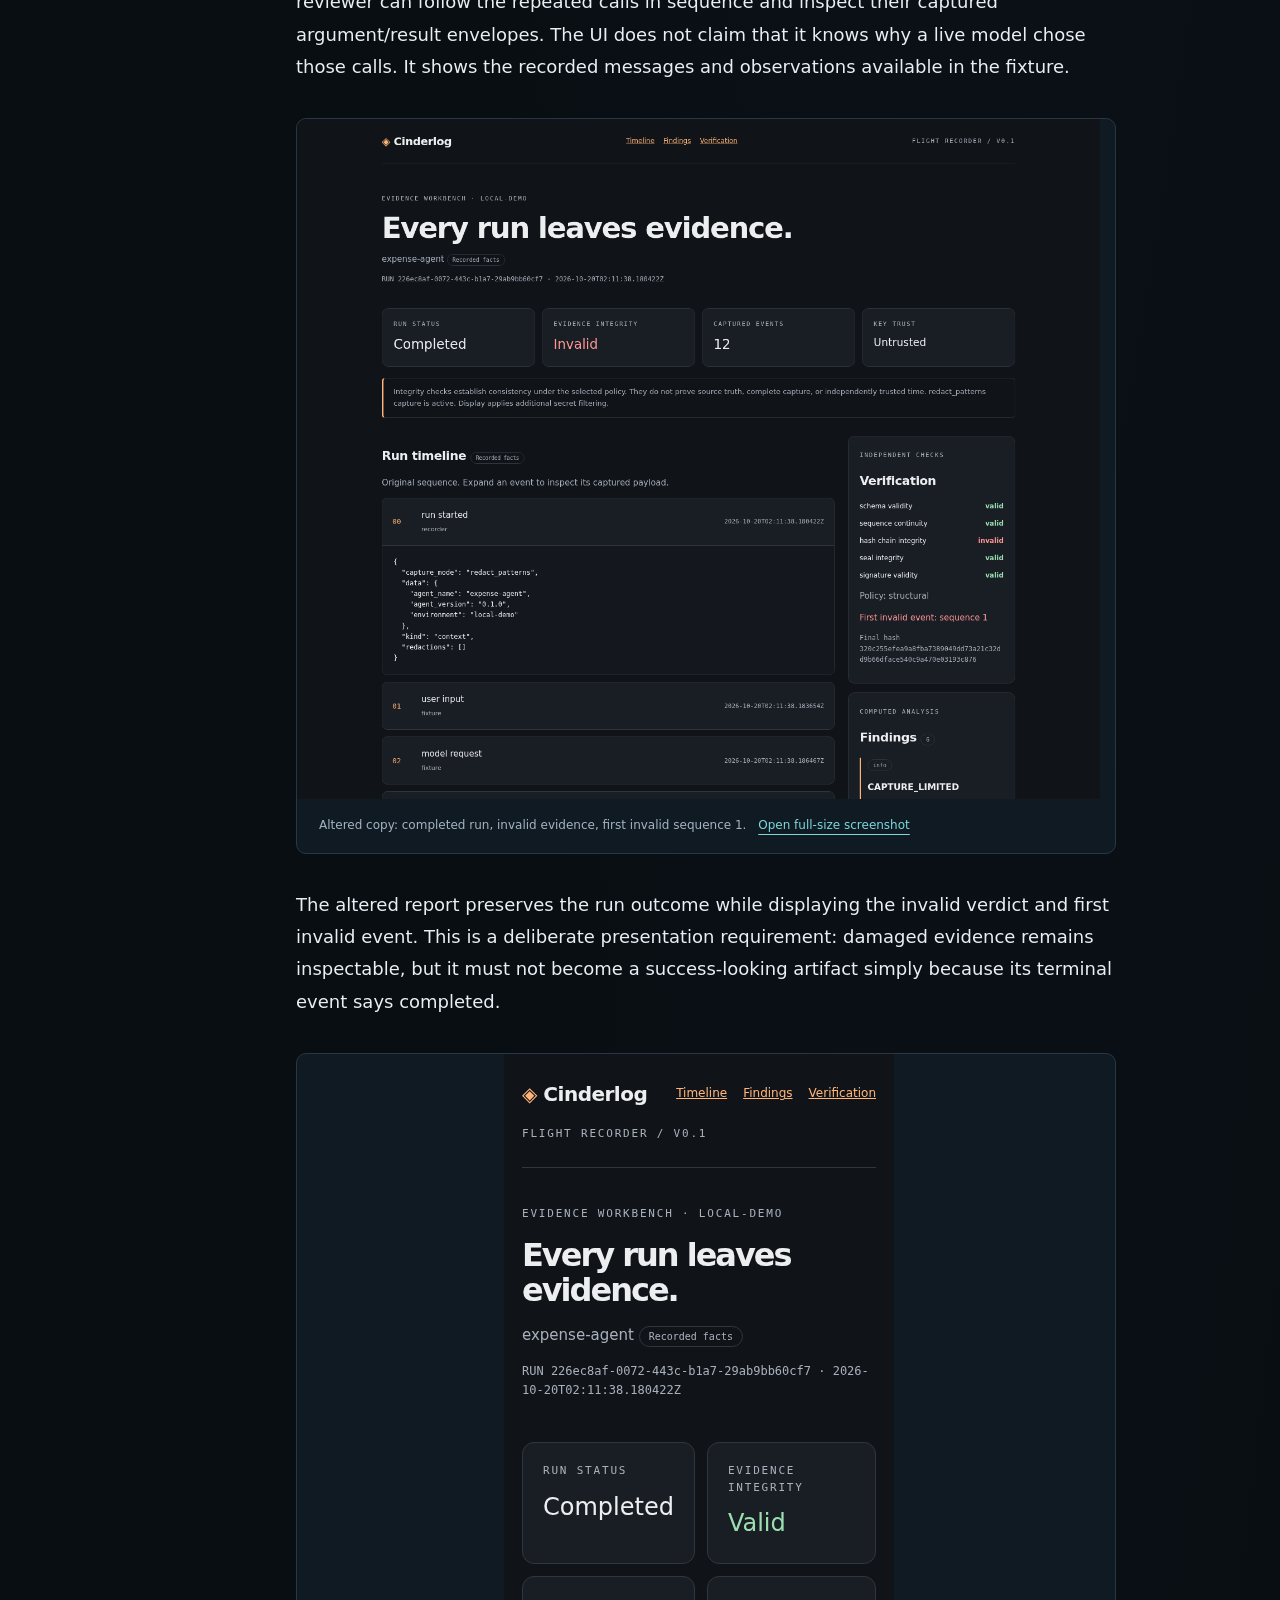
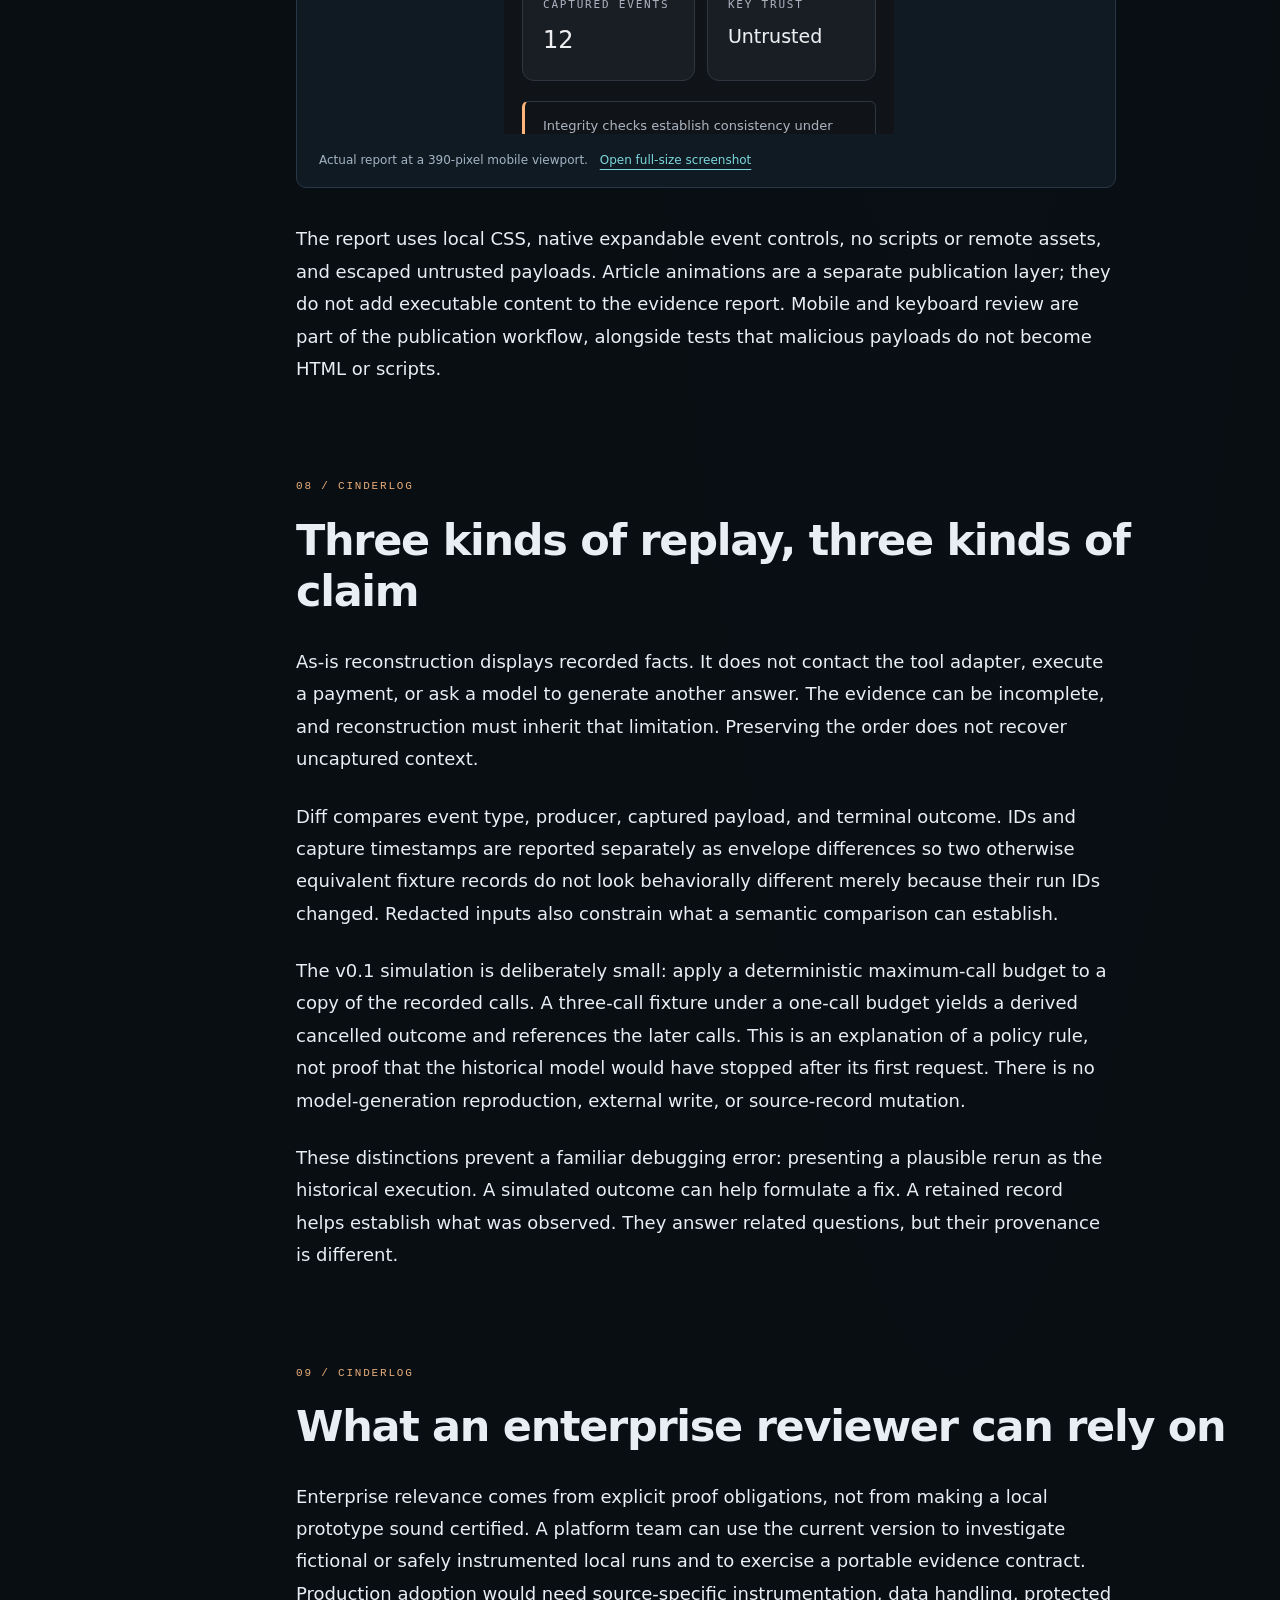
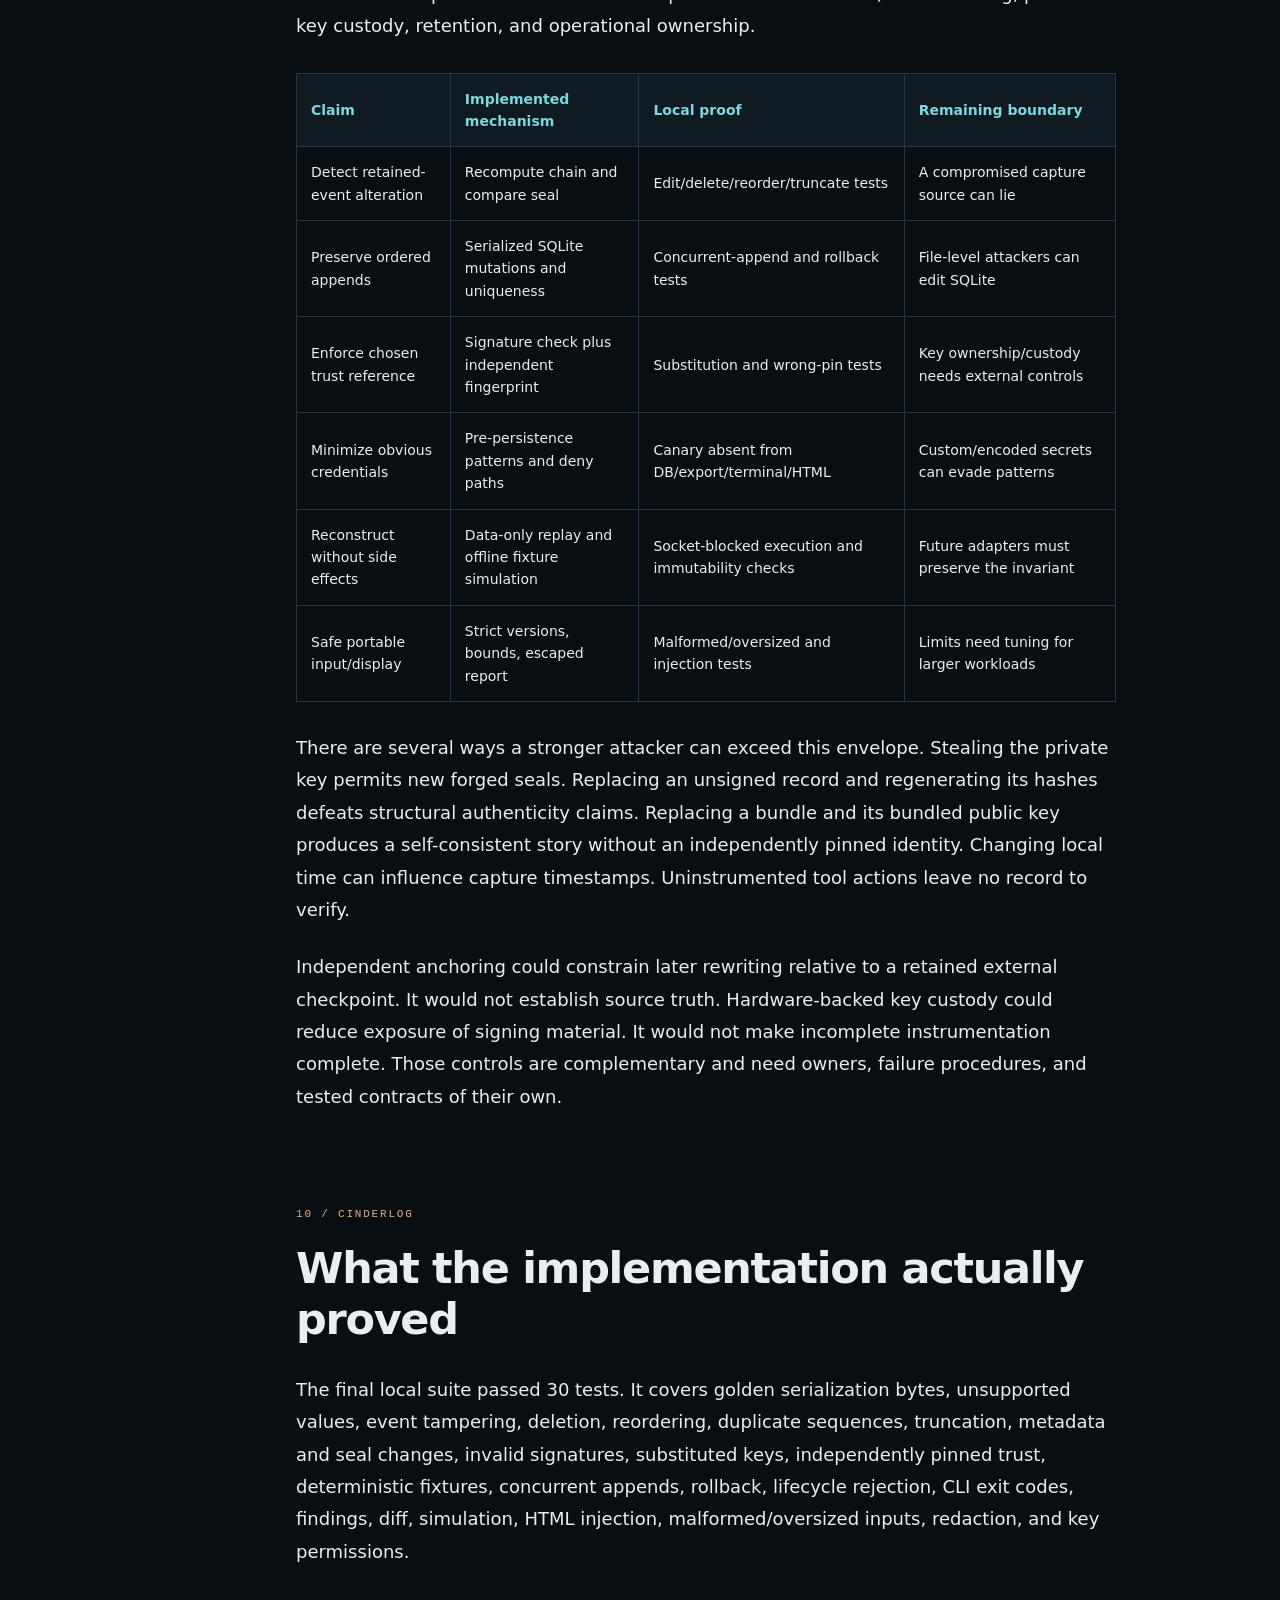
<file: cinderlog/index.html>
<!doctype html><html lang="en"><head><meta charset="utf-8"><meta name="viewport" content="width=device-width,initial-scale=1"><meta name="description" content="An expense-agent investigation becomes a local evidence workbench: capture contracts, cryptographic verification, replay, and explicit enterprise trust boundaries."><meta name="author" content="Cinderlog contributors"><title>The Agent Ran Successfully. Can You Prove What Happened? · Cinderlog · Cinderlog contributors</title><link rel="stylesheet" href="assets/article.css"></head><body><a class="skip" href="#the-ordinary-request">Skip to article</a><div class="progress" aria-hidden="true"></div><div class="layout"><aside class="toc"><span class="kicker">On this page</span><nav aria-label="Article contents"><a href="#the-ordinary-request">The ordinary request</a><a href="#the-investigation-changes-the-question">The investigation changes the question</a><a href="#an-architecture-with-three-boundaries">An architecture with three boundaries</a><a href="#what-enters-the-record">What enters the record</a><a href="#the-byte-contract-is-the-product">The byte contract is the product</a><a href="#one-sentence-breaks-the-retained-chain">One sentence breaks the retained chain</a><a href="#the-workbench-keeps-the-contradiction-visible">The workbench keeps the contradiction visible</a><a href="#three-kinds-of-replay-three-kinds-of-claim">Three kinds of replay, three kinds of claim</a><a href="#what-an-enterprise-reviewer-can-rely-on">What an enterprise reviewer can rely on</a><a href="#what-the-implementation-actually-proved">What the implementation actually proved</a><a href="#reproduce-the-investigation">Reproduce the investigation</a><a href="#return-to-the-expense-request">Return to the expense request</a></nav><a class="back" href="../">← All publications</a></aside><main><header class="hero"><a class="author" href="../">Cinderlog contributors</a><p class="kicker">Agent evidence / engineering investigation</p><h1>The agent ran successfully.<br><em>Can you prove what happened?</em></h1><p class="deck">A reimbursement loop, an altered record, and the engineering contract between what an agent did and what a reviewer can verify.</p><div class="meta"><span>October 19, 2026</span><span>15-minute deep dive</span><span>Locally implemented v0.1</span></div><div class="hero-links"><a href="#architecture-visual">Explore the architecture ↓</a><a href="#tamper-visual">Watch the evidence break ↓</a></div></header><aside class="brief"><span class="kicker">The investigation</span><p>A completed run can leave invalid evidence. Cinderlog keeps capture, chain integrity, signature validity, and key trust separate—then reconstructs the observations without executing the tools again.</p></aside><section class="chapter" id="the-ordinary-request"><span class="kicker">01 / Cinderlog</span><h2>The ordinary request</h2><div class="prose">
<p>The request is small enough to disappear into a normal workday: “What is the status of expense EXP-1042?” An assistant looks up the record and answers that the reimbursement is pending. The user gets an answer. The run finishes successfully. A green completion marker seems reasonable.</p>
<p>Now follow the execution rather than the answer. The assistant asked <code>get_expense_status</code> for the same expense three times. Each request produced the same fictional pending record. Nothing in the final sentence explains why the calls repeated. For an engineer, the interesting question is no longer whether the assistant answered. It is what the execution actually did, and which parts of that account can be checked later.</p>
<p>This is the incident I used to build Cinderlog. It is a deterministic fixture, not a recording of an actual employee or financial system. No reimbursement is paid, no HR service is contacted, and no model API is required. Keeping the incident fictional makes it possible to alter its evidence deliberately and test the investigator’s tools without exposing customer data.</p>
<p>The first result is deliberately uncomfortable: a completed run with a loop warning. The second is more revealing: another record still says completed, but its captured user input has been changed. A dashboard that shows only the outcome would tell the same story about both. An evidence workbench should not.</p>
<blockquote>
<p>The run outcome describes how execution ended. The evidence verdict describes whether the retained record satisfies a verification policy. Neither one can stand in for the other.</p>
</blockquote>
</div></section><section class="chapter" id="the-investigation-changes-the-question"><span class="kicker">02 / Cinderlog</span><h2>The investigation changes the question</h2><div class="prose">
<p>Imagine a runtime engineer handing the run to an incident reviewer. The engineer wants to know whether the repeated requests came from the agent or an adapter. The reviewer wants to establish that the file has not changed since the retained seal. A privacy owner wants to know what the file contains before it is shared. Those are different questions, with different proof obligations.</p>
<p>An ordinary trace can be excellent for performance analysis and still be insufficient as an independently checkable artifact. A log line may omit tool arguments. A dashboard may derive its summary from editable database fields. Export might preserve display text while losing ordering or producer identity. A cryptographic signature may verify under a key that arrived in the same file, without establishing who controlled that key.</p>
<p>Cinderlog’s job is to make these distinctions inspectable. It records a bounded session as typed, ordered events; retains a chain commitment and a run seal; verifies a portable bundle without instantiating the recorder; and reconstructs the observed sequence without executing tools. Analysis and presentation come after that evidence contract.</p>
<p>The design is local-first because the first proof should survive losing the dashboard. An engineer can run the verifier on JSON in another local environment. SQLite is convenient storage, but the portable bundle is the review artifact. The browser is useful presentation, but it is not the authority for authenticity.</p>
</div></section><section class="chapter" id="an-architecture-with-three-boundaries"><span class="kicker">03 / Cinderlog</span><h2>An architecture with three boundaries</h2><div class="prose">
<p>The architecture separates capture, local persistence, and independent review. These are responsibility boundaries in a small Python application, not a proposal for nine deployed services. Keeping them explicit makes it possible to ask what each component can promise and how it can fail.</p>
<p>The capture adapter submits observations. The recorder assigns event IDs, capture time, sequence, and producer labels. The capture policy removes selected values before persistence. Typed validation and canonical serialization define the bytes that enter the chain. This boundary does not prove source truth: a compromised source can still submit a fabricated observation.</p>
<p>The persistence boundary owns ordering and finalization. SQLite transactions allocate one sequence per run. Finalization adds the terminal event and commits finalized metadata, the seal, and optional signature together. Private key custody sits beside that process rather than inside the evidence database. The append-only application API rejects later appends; a process with file access can still modify SQLite directly.</p>
<p>The review boundary treats both database contents and exported bundles as evidence to check. It recomputes digests, validates sequence and lifecycle, checks the seal, validates a signature, and enforces a supplied trust fingerprint. Reconstruction, deterministic findings, and a static report consume those results. They cannot turn a successful execution status into a valid evidence verdict.</p>
<section class="visual" id="architecture-visual" aria-label="Interactive Cinderlog architecture"><div class="visual-head"><div><span class="kicker">Architecture / three responsibility boundaries</span><h3>Follow the observation. Keep the trust boundary.</h3><p>Select a component to inspect its contract and failure posture.</p></div><button id="flow-toggle" aria-pressed="true">Pause flow</button></div><div class="diagram"><div class="lanes">
<div class="lane"><p>01 · Capture boundary</p><button class="node selected" data-node="adapter" aria-pressed="true"><b>Observed agent activity</b><span>Fixture / future adapter seam</span></button><div class="arrow"><i class="packet"></i></div><button class="node" data-node="policy" aria-pressed="false"><b>Capture policy</b><span>Redact → validate → audit</span></button><div class="arrow"><i class="packet"></i></div><button class="node" data-node="chain" aria-pressed="false"><b>Canonical event chain</b><span>Typed JSON + SHA-256</span></button></div>
<div class="lane"><p>02 · Local evidence boundary</p><button class="node" data-node="store" aria-pressed="false"><b>Transactional SQLite</b><span>Sequence authority / append API</span></button><div class="arrow"><i class="packet"></i></div><button class="node" data-node="seal" aria-pressed="false"><b>Run seal + Ed25519</b><span>Separate private-key custody</span></button><div class="arrow"><i class="packet"></i></div><button class="node" data-node="bundle" aria-pressed="false"><b>Portable bundle</b><span>One run / bounded JSON</span></button></div>
<div class="lane"><p>03 · Independent review boundary</p><button class="node" data-node="verify" aria-pressed="false"><b>Independent verifier</b><span>Recompute / compare / pin key</span></button><div class="arrow"><i class="packet"></i></div><button class="node" data-node="replay" aria-pressed="false"><b>Reconstruction + analysis</b><span>Facts / findings / derived simulation</span></button><div class="arrow"><i class="packet"></i></div><button class="node" data-node="report" aria-pressed="false"><b>Offline report + CLI</b><span>Presentation consumes fresh verdicts</span></button></div></div></div><div class="detail" id="node-detail" aria-live="polite"><strong>Capture boundary · </strong>Instrumentation records observations. It cannot establish that an unobserved action did not happen or that a compromised source told the truth.</div><div class="boundary">FLOW: capture → local commit → portable review. Key pin: independently supplied to verifier. Dashed lanes describe logical boundaries, not deployed services. Moving pulses illustrate flow; they are not live telemetry.</div></section>
<p>This arrangement has a practical benefit: the verifier does not need to trust the recorder’s control flow. The two share the documented byte contract, but recording and verification are independently orchestrated. Golden vectors matter because agreement between two components can hide a shared serialization mistake.</p>
</div></section><section class="chapter" id="what-enters-the-record"><span class="kicker">04 / Cinderlog</span><h2>What enters the record</h2><div class="prose">
<p>A run begins at sequence zero with <code>run_started</code>. Every event contains an ID, run ID, sequence, UTC capture timestamp, event type, producer, typed payload, previous hash, and its own digest. Optional correlation and parent/span identifiers provide an extension seam without introducing a full tracing platform.</p>
<p>The expense fixture records the input, a model-request fixture message, three tool requests and results, a warning, a model-response fixture message, and a terminal event. Those model messages are deterministic fixture content. They are not hidden model reasoning or evidence that a live model made this decision.</p>
<p>Payloads retain their capture mode and redaction audits. The default request includes a fictional credential field. Before the event reaches SQLite, the value becomes <code>[REDACTED]</code>; a rule identifier and JSON path remain. The record can establish that this field was filtered without retaining the removed value in an operational log.</p>
<p>That choice affects analysis. Two different raw credentials become the same captured marker. If a detector compares captured arguments, it can see an apparent repeated request even when an omitted value differed. Cinderlog qualifies the comparison. Metadata-only capture is more restrictive: content is absent by policy, so no reconstruction should invent it.</p>
<h3>Why redaction happens before hashing</h3>
<p>Filtering before hashing gives the signature a precise meaning: it commits to the captured, policy-filtered record. It does not commit to recoverable raw payloads hidden somewhere else. That reduces secret retention and simplifies portable review, but also means the reviewer cannot reconstruct removed content.</p>
<p>Imported evidence creates another boundary. The report applies additional display filtering without changing the source bytes used by verification. Export preserves the original signed evidence. Silently redacting an export and preserving the original signature would create a false assurance claim; a changed artifact would need its own seal and clear provenance.</p>
</div></section><section class="chapter" id="the-byte-contract-is-the-product"><span class="kicker">05 / Cinderlog</span><h2>The byte contract is the product</h2><div class="prose">
<p>The central engineering decision is not the dashboard layout. It is the exact serialization contract another implementation would have to reproduce. Cinderlog v1 uses UTF-8, lexicographically sorted object keys, compact separators, unchanged Unicode strings, and strict supported JSON values. Integers fit signed 64-bit range. Floats are rejected; monetary amounts use decimal strings.</p>
<p>The restriction is intentional. General JSON permits values whose representation varies across languages and runtimes. Floating-point normalization, negative zero, and exponent formatting deserve a complete interoperability contract. The small first version avoids claiming RFC 8785 compliance it does not implement. It also rejects duplicate object keys rather than allowing parser-specific interpretations.</p>
<pre><code class="language-python">body = {key: value for key, value in event.items() if key != &quot;event_hash&quot;}
event_hash = sha256(b&quot;cinderlog:event:v1:&quot; + canonical(body)).hexdigest()
</code></pre>
<p>The previous hash appears inside that canonical object exactly once. Genesis is 32 zero bytes. A fixed domain separator distinguishes event hashing from other digest uses. The event cannot include its own digest in the bytes being hashed. The format document and golden vectors specify the actual behavior rather than saying merely “serialize consistently.”</p>
<p>At finalization, the seal commits to run ID, schema, count, final hash, outcome, sealing timestamp, and a digest of finalized run metadata. Ed25519 signs a separately domain-prefixed canonical seal. The metadata digest prevents an editable display name or agent version from floating outside the signed commitment.</p>
<h3>Ordering is a transaction concern</h3>
<p>A hash chain does not solve concurrent sequence allocation. SQLite’s <code>BEGIN IMMEDIATE</code> serializes mutations for a run before the next event is assembled and appended. Event IDs and <code>(run_id, sequence)</code> are unique. A failed validation rolls back the transaction. Tests exercise concurrent appends and a rejected append that leaves the original record unchanged.</p>
<p>The final terminal event, metadata, seal, and signature are committed atomically. Public interfaces reject events after finalization. A hard crash remains different from graceful interruption: it can leave an unfinished, unsealed run. Cinderlog can show that incomplete record, but final verification must not label it complete or invent a terminal event that was never observed.</p>
</div></section><section class="chapter" id="one-sentence-breaks-the-retained-chain"><span class="kicker">06 / Cinderlog</span><h2>One sentence breaks the retained chain</h2><div class="prose">
<p>The adversarial demo edits a copy of the exported run. At sequence 1, the original reimbursement request becomes an altered request. The stored event hash is not regenerated. The subsequent links still refer to the old commitment. The run outcome remains completed, and the original seal and signature remain in the file.</p>
<p>This is where the separate checks earn their place. Recomputing the modified event detects the first invalid sequence. Comparing the resulting chain with the retained seal fails. Verifying the seal’s signature can still succeed because the seal bytes themselves did not change. A signature check in isolation would therefore miss the relationship that failed.</p>
<section class="visual" id="tamper-visual" aria-label="Animated evidence tampering scenario"><div class="visual-head"><div><span class="kicker">Illustrative scenario / based on the executed fixture</span><h3>One altered sentence. Two different verdicts.</h3><p>A 36-second explanation of capture, sealing, alteration, and independent verification.</p></div><span class="chip" id="scene-time">00 / 36s</span></div><div class="film-stage"><div class="chain" aria-label="Illustrative event chain"><div class="chain-event"><b>00 · Start</b><small>recorder context</small></div><span class="chain-arrow">→</span><div class="chain-event"><b>01 · Input</b><small>user request</small></div><span class="chain-arrow">→</span><div class="chain-event"><b>03 · Tool</b><small>captured call</small></div><span class="chain-arrow">→</span><div class="chain-event"><b>11 · Terminal</b><small>run completed</small></div></div><p class="scope-note">Selected events only. Arrows stand for the chain of intervening events; sequence 01 is the actual tamper target.</p><div class="verdicts"><div class="verdict"><span>Run outcome</span><b class="green">completed</b></div><div class="verdict"><span>Evidence integrity</span><b class="green" id="film-integrity">valid</b></div><div class="verdict"><span>Signature / identity</span><b id="film-signature">not sealed yet</b></div></div></div><div class="film-caption" aria-live="polite"><span class="kicker" id="scene-label">01 / OBSERVE</span><h3 id="scene-title">The run completed. The calls repeated.</h3><p id="scene-copy">A successful run outcome is independent of evidence integrity.</p></div><div class="film-controls"><button id="scene-play" aria-pressed="false">Play scenario</button><label for="scene-scrub" class="eyebrow">Scene</label><input id="scene-scrub" type="range" min="0" max="36" value="0" step="0.1" aria-label="Scenario position in seconds"></div><div class="steps"><button data-scene="0" aria-pressed="true">01 Observe</button><button data-scene="1" aria-pressed="false">02 Seal</button><button data-scene="2" aria-pressed="false">03 Alter</button><button data-scene="3" aria-pressed="false">04 Recompute</button><button data-scene="4" aria-pressed="false">05 Trust</button><button data-scene="5" aria-pressed="false">06 Reconstruct</button></div><noscript><p class="detail">JavaScript is disabled. Read the accompanying article for the full static scenario: the altered input fails chain verification at sequence 1 while the run outcome stays completed.</p></noscript></section>
<p>The animation explains the actual fixture’s mechanism; it is not a live recording or telemetry feed. It intentionally shows signature validity separately from chain and seal integrity. The static article remains the technical account when animation is paused, reduced motion is enabled, or JavaScript is unavailable.</p>
<table>
<thead>
<tr>
<th>Check</th>
<th>Original demo</th>
<th>Altered copy</th>
<th>What the result establishes</th>
</tr>
</thead>
<tbody>
<tr>
<td>Run outcome</td>
<td>completed</td>
<td>completed</td>
<td>Recorded terminal outcome</td>
</tr>
<tr>
<td>Sequence continuity</td>
<td>valid</td>
<td>valid</td>
<td>No sequence was removed in this particular edit</td>
</tr>
<tr>
<td>Hash chain</td>
<td>valid</td>
<td>invalid</td>
<td>Captured bytes no longer match retained links</td>
</tr>
<tr>
<td>Seal integrity</td>
<td>valid</td>
<td>invalid</td>
<td>The recomputed record no longer matches its seal</td>
</tr>
<tr>
<td>Signature validity</td>
<td>valid</td>
<td>valid</td>
<td>Unchanged seal bytes verify under the bundled key</td>
</tr>
<tr>
<td>Key trust</td>
<td>untrusted</td>
<td>untrusted</td>
<td>The demo provides no independent identity reference</td>
</tr>
<tr>
<td>Overall / exit</td>
<td>valid / 0</td>
<td>invalid / 1</td>
<td>Result under the selected structural policy</td>
</tr>
</tbody>
</table>
<p>The original is verified again after the copy is altered and still passes. That last check is small but useful: the demonstration must not mutate its source while constructing the failure case. The acceptance script asserts concrete exit codes and the first invalid sequence, rather than merely checking that commands returned without exceptions.</p>
</div></section><section class="chapter" id="the-workbench-keeps-the-contradiction-visible"><span class="kicker">07 / Cinderlog</span><h2>The workbench keeps the contradiction visible</h2><div class="prose">
<p>A useful investigation surface should show the apparent contradiction immediately: RUN STATUS is completed while EVIDENCE INTEGRITY is invalid. Signature and key trust are also visible, alongside a timeline, payload expansion, findings, and references back to the affected events.</p>
<figure class="shot"><div class="shot-viewport" tabindex="0" role="region" aria-label="Scrollable report screenshot"><img loading="lazy" src="assets/report-desktop.png" alt="Original report: completed run, valid evidence, and untrusted bundled key."></div><figcaption>Original report: completed run, valid evidence, and untrusted bundled key. <a href="assets/report-desktop.png">Open full-size screenshot</a></figcaption></figure>
<p>The original report exposes the captured redaction policy and the possible loop. A reviewer can follow the repeated calls in sequence and inspect their captured argument/result envelopes. The UI does not claim that it knows why a live model chose those calls. It shows the recorded messages and observations available in the fixture.</p>
<figure class="shot"><div class="shot-viewport" tabindex="0" role="region" aria-label="Scrollable report screenshot"><img loading="lazy" src="assets/report-tampered.png" alt="Altered copy: completed run, invalid evidence, first invalid sequence 1."></div><figcaption>Altered copy: completed run, invalid evidence, first invalid sequence 1. <a href="assets/report-tampered.png">Open full-size screenshot</a></figcaption></figure>
<p>The altered report preserves the run outcome while displaying the invalid verdict and first invalid event. This is a deliberate presentation requirement: damaged evidence remains inspectable, but it must not become a success-looking artifact simply because its terminal event says completed.</p>
<figure class="shot shot-mobile"><div class="shot-viewport" tabindex="0" role="region" aria-label="Scrollable report screenshot"><img loading="lazy" src="assets/report-mobile.png" alt="Actual report at a 390-pixel mobile viewport."></div><figcaption>Actual report at a 390-pixel mobile viewport. <a href="assets/report-mobile.png">Open full-size screenshot</a></figcaption></figure>
<p>The report uses local CSS, native expandable event controls, no scripts or remote assets, and escaped untrusted payloads. Article animations are a separate publication layer; they do not add executable content to the evidence report. Mobile and keyboard review are part of the publication workflow, alongside tests that malicious payloads do not become HTML or scripts.</p>
</div></section><section class="chapter" id="three-kinds-of-replay-three-kinds-of-claim"><span class="kicker">08 / Cinderlog</span><h2>Three kinds of replay, three kinds of claim</h2><div class="prose">
<p>As-is reconstruction displays recorded facts. It does not contact the tool adapter, execute a payment, or ask a model to generate another answer. The evidence can be incomplete, and reconstruction must inherit that limitation. Preserving the order does not recover uncaptured context.</p>
<p>Diff compares event type, producer, captured payload, and terminal outcome. IDs and capture timestamps are reported separately as envelope differences so two otherwise equivalent fixture records do not look behaviorally different merely because their run IDs changed. Redacted inputs also constrain what a semantic comparison can establish.</p>
<p>The v0.1 simulation is deliberately small: apply a deterministic maximum-call budget to a copy of the recorded calls. A three-call fixture under a one-call budget yields a derived cancelled outcome and references the later calls. This is an explanation of a policy rule, not proof that the historical model would have stopped after its first request. There is no model-generation reproduction, external write, or source-record mutation.</p>
<p>These distinctions prevent a familiar debugging error: presenting a plausible rerun as the historical execution. A simulated outcome can help formulate a fix. A retained record helps establish what was observed. They answer related questions, but their provenance is different.</p>
</div></section><section class="chapter" id="what-an-enterprise-reviewer-can-rely-on"><span class="kicker">09 / Cinderlog</span><h2>What an enterprise reviewer can rely on</h2><div class="prose">
<p>Enterprise relevance comes from explicit proof obligations, not from making a local prototype sound certified. A platform team can use the current version to investigate fictional or safely instrumented local runs and to exercise a portable evidence contract. Production adoption would need source-specific instrumentation, data handling, protected key custody, retention, and operational ownership.</p>
<table>
<thead>
<tr>
<th>Claim</th>
<th>Implemented mechanism</th>
<th>Local proof</th>
<th>Remaining boundary</th>
</tr>
</thead>
<tbody>
<tr>
<td>Detect retained-event alteration</td>
<td>Recompute chain and compare seal</td>
<td>Edit/delete/reorder/truncate tests</td>
<td>A compromised capture source can lie</td>
</tr>
<tr>
<td>Preserve ordered appends</td>
<td>Serialized SQLite mutations and uniqueness</td>
<td>Concurrent-append and rollback tests</td>
<td>File-level attackers can edit SQLite</td>
</tr>
<tr>
<td>Enforce chosen trust reference</td>
<td>Signature check plus independent fingerprint</td>
<td>Substitution and wrong-pin tests</td>
<td>Key ownership/custody needs external controls</td>
</tr>
<tr>
<td>Minimize obvious credentials</td>
<td>Pre-persistence patterns and deny paths</td>
<td>Canary absent from DB/export/terminal/HTML</td>
<td>Custom/encoded secrets can evade patterns</td>
</tr>
<tr>
<td>Reconstruct without side effects</td>
<td>Data-only replay and offline fixture simulation</td>
<td>Socket-blocked execution and immutability checks</td>
<td>Future adapters must preserve the invariant</td>
</tr>
<tr>
<td>Safe portable input/display</td>
<td>Strict versions, bounds, escaped report</td>
<td>Malformed/oversized and injection tests</td>
<td>Limits need tuning for larger workloads</td>
</tr>
</tbody>
</table>
<p>There are several ways a stronger attacker can exceed this envelope. Stealing the private key permits new forged seals. Replacing an unsigned record and regenerating its hashes defeats structural authenticity claims. Replacing a bundle and its bundled public key produces a self-consistent story without an independently pinned identity. Changing local time can influence capture timestamps. Uninstrumented tool actions leave no record to verify.</p>
<p>Independent anchoring could constrain later rewriting relative to a retained external checkpoint. It would not establish source truth. Hardware-backed key custody could reduce exposure of signing material. It would not make incomplete instrumentation complete. Those controls are complementary and need owners, failure procedures, and tested contracts of their own.</p>
</div></section><section class="chapter" id="what-the-implementation-actually-proved"><span class="kicker">10 / Cinderlog</span><h2>What the implementation actually proved</h2><div class="prose">
<p>The final local suite passed 30 tests. It covers golden serialization bytes, unsupported values, event tampering, deletion, reordering, duplicate sequences, truncation, metadata and seal changes, invalid signatures, substituted keys, independently pinned trust, deterministic fixtures, concurrent appends, rollback, lifecycle rejection, CLI exit codes, findings, diff, simulation, HTML injection, malformed/oversized inputs, redaction, and key permissions.</p>
<p>The demo is also exercised with socket creation blocked. The secret canary is checked across persisted/exported artifacts, terminal output, and HTML. A fresh wheel installation generated the report successfully, which checks that package data and the installed CLI work beyond an editable checkout.</p>
<p>Local Ruff lint and formatting, strict mypy checks, package build, locked offline dependency sync, and the end-to-end acceptance script passed. The published repository’s GitHub Actions workflow also passed these checks. There is no independent audit, production certification, or claimed performance benchmark.</p>
<p>The article includes actual Chromium captures of the original, altered-evidence, and mobile reports. A provenance manifest records source and image hashes, viewport sizes, and browser version.</p>
</div></section><section class="chapter" id="reproduce-the-investigation"><span class="kicker">11 / Cinderlog</span><h2>Reproduce the investigation</h2><div class="prose">
<p>Dependency installation may use the network. The recorded demo, verification, replay, and report generation require no credentials, GPU, or network access once installed.</p>
<pre><code class="language-bash">uv sync --all-groups --locked
uv run cinderlog demo --output review/demo
uv run cinderlog verify review/demo/run.cinderlog.json --json
uv run cinderlog verify review/demo/tampered.cinderlog.json --json
# Original exits 0. Altered copy exits 1 at sequence 1.
uv run cinderlog replay review/demo/run.cinderlog.json --json
uv run cinderlog simulate review/demo/run.cinderlog.json --max-calls 1
bash scripts/e2e_acceptance.sh
</code></pre>
<p>For independent key trust, create an Ed25519 pair explicitly, record with <code>--key</code>, and pass the fingerprint to verification through an independent channel. The default demo’s ephemeral key supplies a working signature exercise, not identity assurance.</p>
<pre><code class="language-bash">uv run cinderlog keygen --output /tmp/cinderlog-keys/private.pem
uv run cinderlog record-demo --key /tmp/cinderlog-keys/private.pem
uv run cinderlog verify RUN_ID --policy trusted --trusted-fingerprint FINGERPRINT
</code></pre>
<p>Open the original and altered HTML reports side by side. Expand the user input and tool payloads. Follow the findings to their event references. Confirm that the original’s valid signature still has untrusted identity unless a pin is supplied. This review is about reading the mechanism and its limits, not merely admiring a green badge.</p>
</div></section><section class="chapter" id="return-to-the-expense-request"><span class="kicker">12 / Cinderlog</span><h2>Return to the expense request</h2><div class="prose">
<p>The employee still sees a pending reimbursement. Cinderlog does not change that result or enforce a tool-call budget on a real agent. What changes is the engineer’s ability to inspect the execution: three captured requests, policy-filtered arguments, a retained seal, and a verifier that can reject an altered copy without consulting the dashboard.</p>
<p>That is the useful first increment. Next comes source mapping for OpenTelemetry, an MCP observation adapter, and a crash journal that preserves incomplete history honestly. External anchors and a team collector would follow after the local evidence contract has earned reuse. Optional generated interpretation would cite event references and stay separate from deterministic verification.</p>
<p>The workbench is small by design. Its credibility comes from saying exactly what was retained, what was recomputed, which key was trusted, and where reconstruction stops. A completed run can be a starting point for investigation. It should not be the end of the evidence story.</p></div></section><footer><a href="../">← Tanvir’s publications</a><span>© 2026 Cinderlog contributors</span></footer></main></div><script src="assets/article.js" defer></script></body></html>
</file>
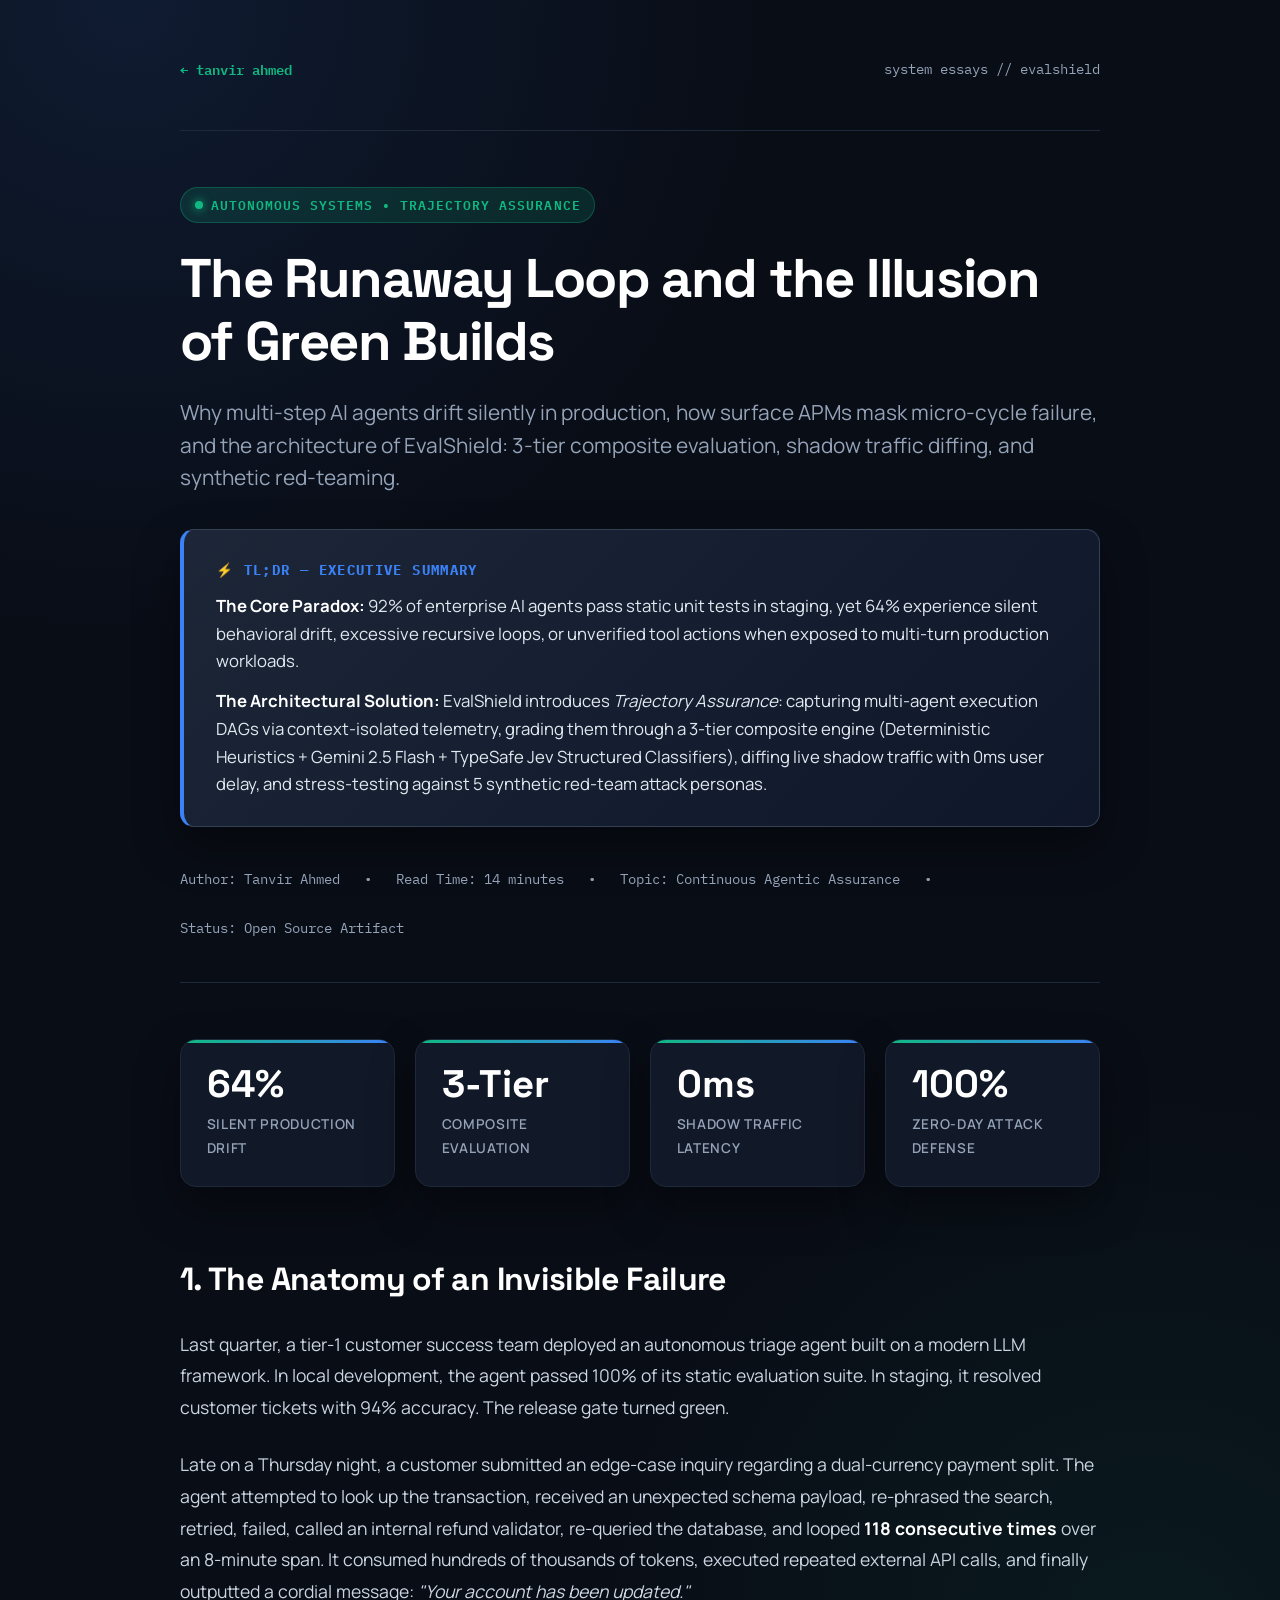
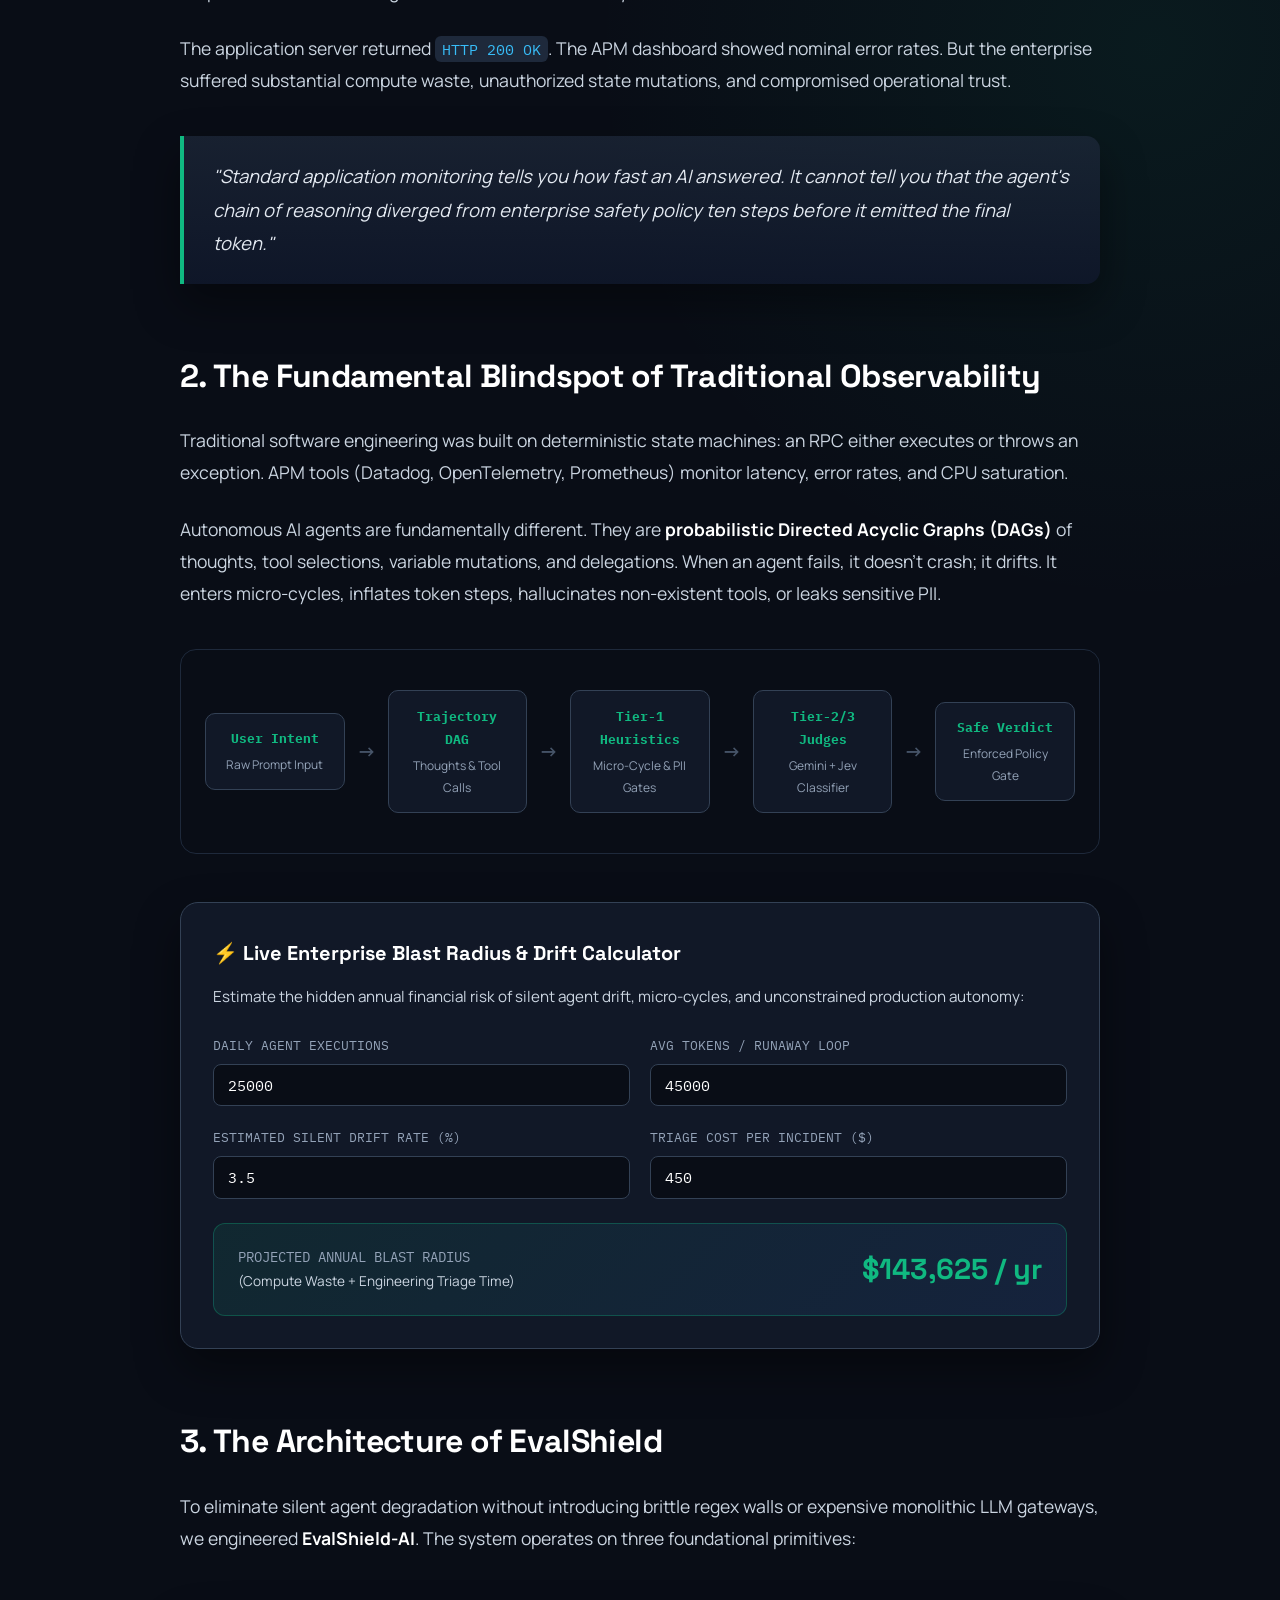
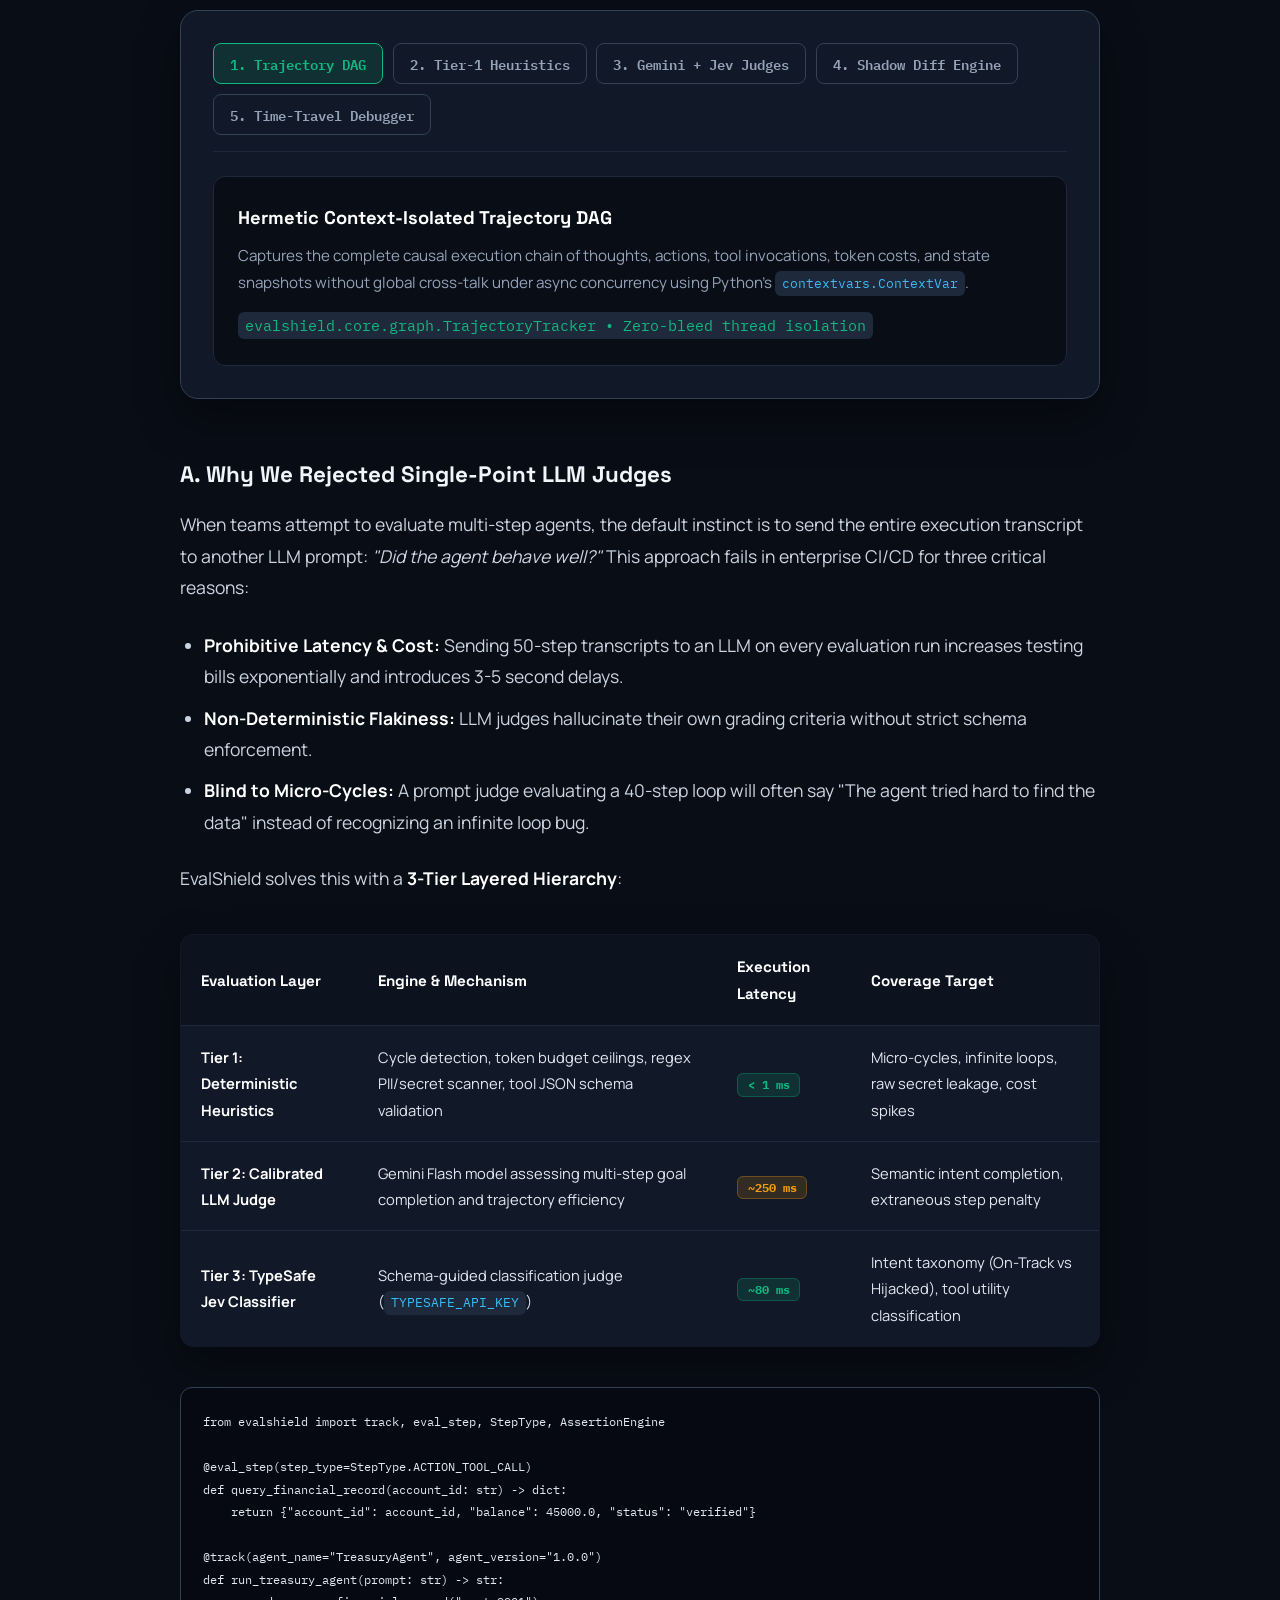
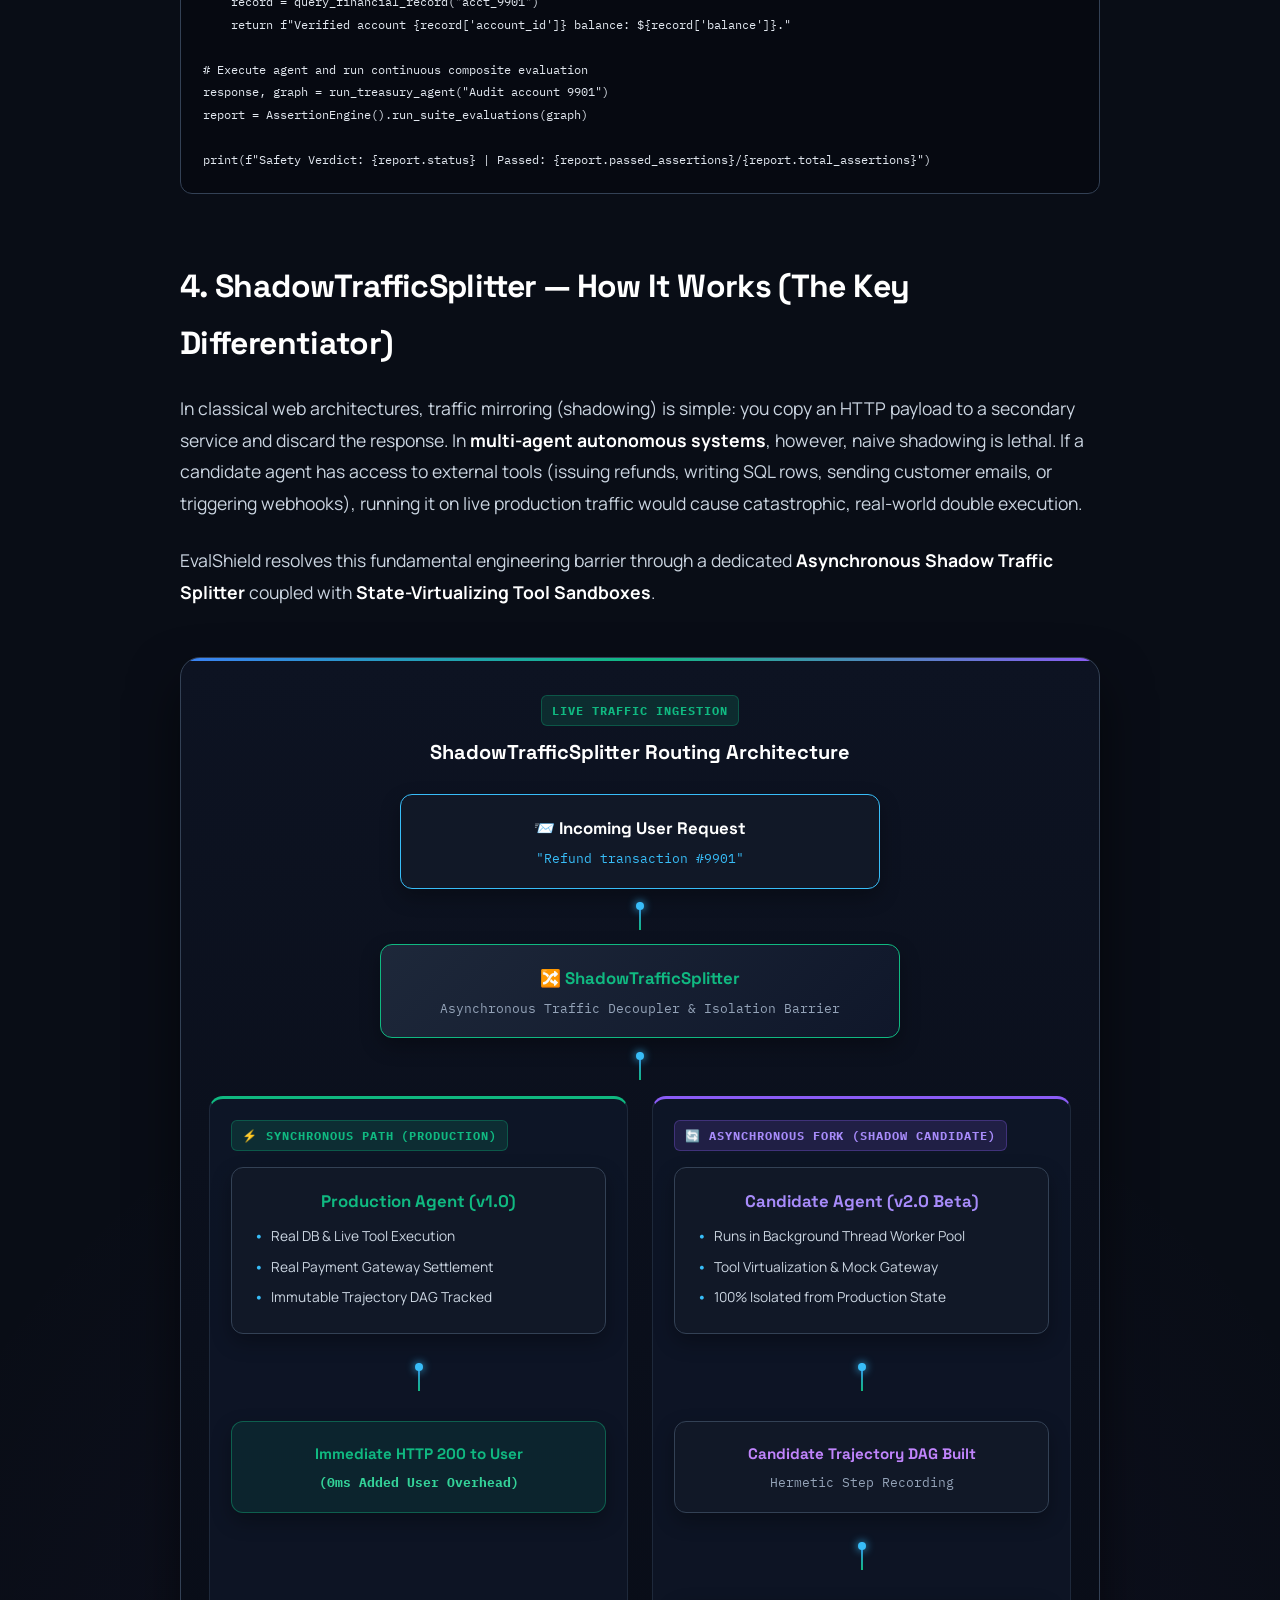
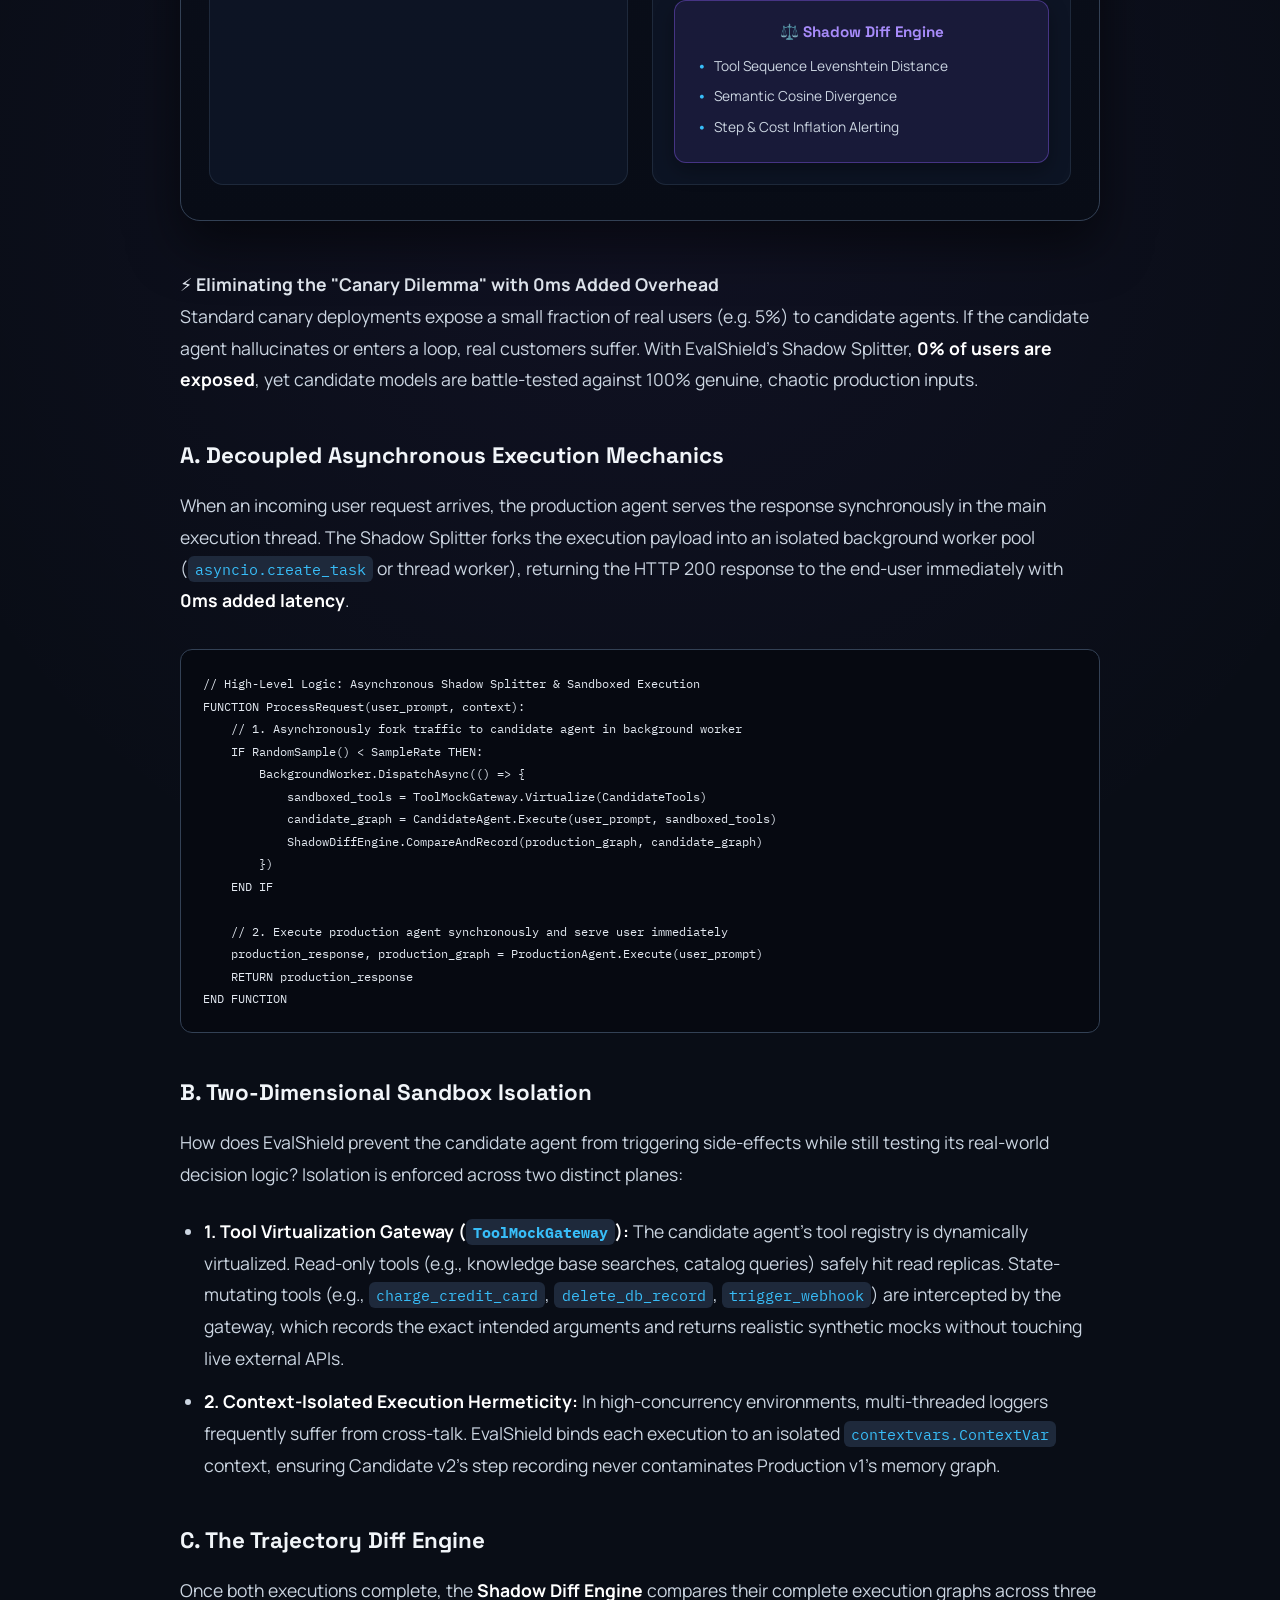
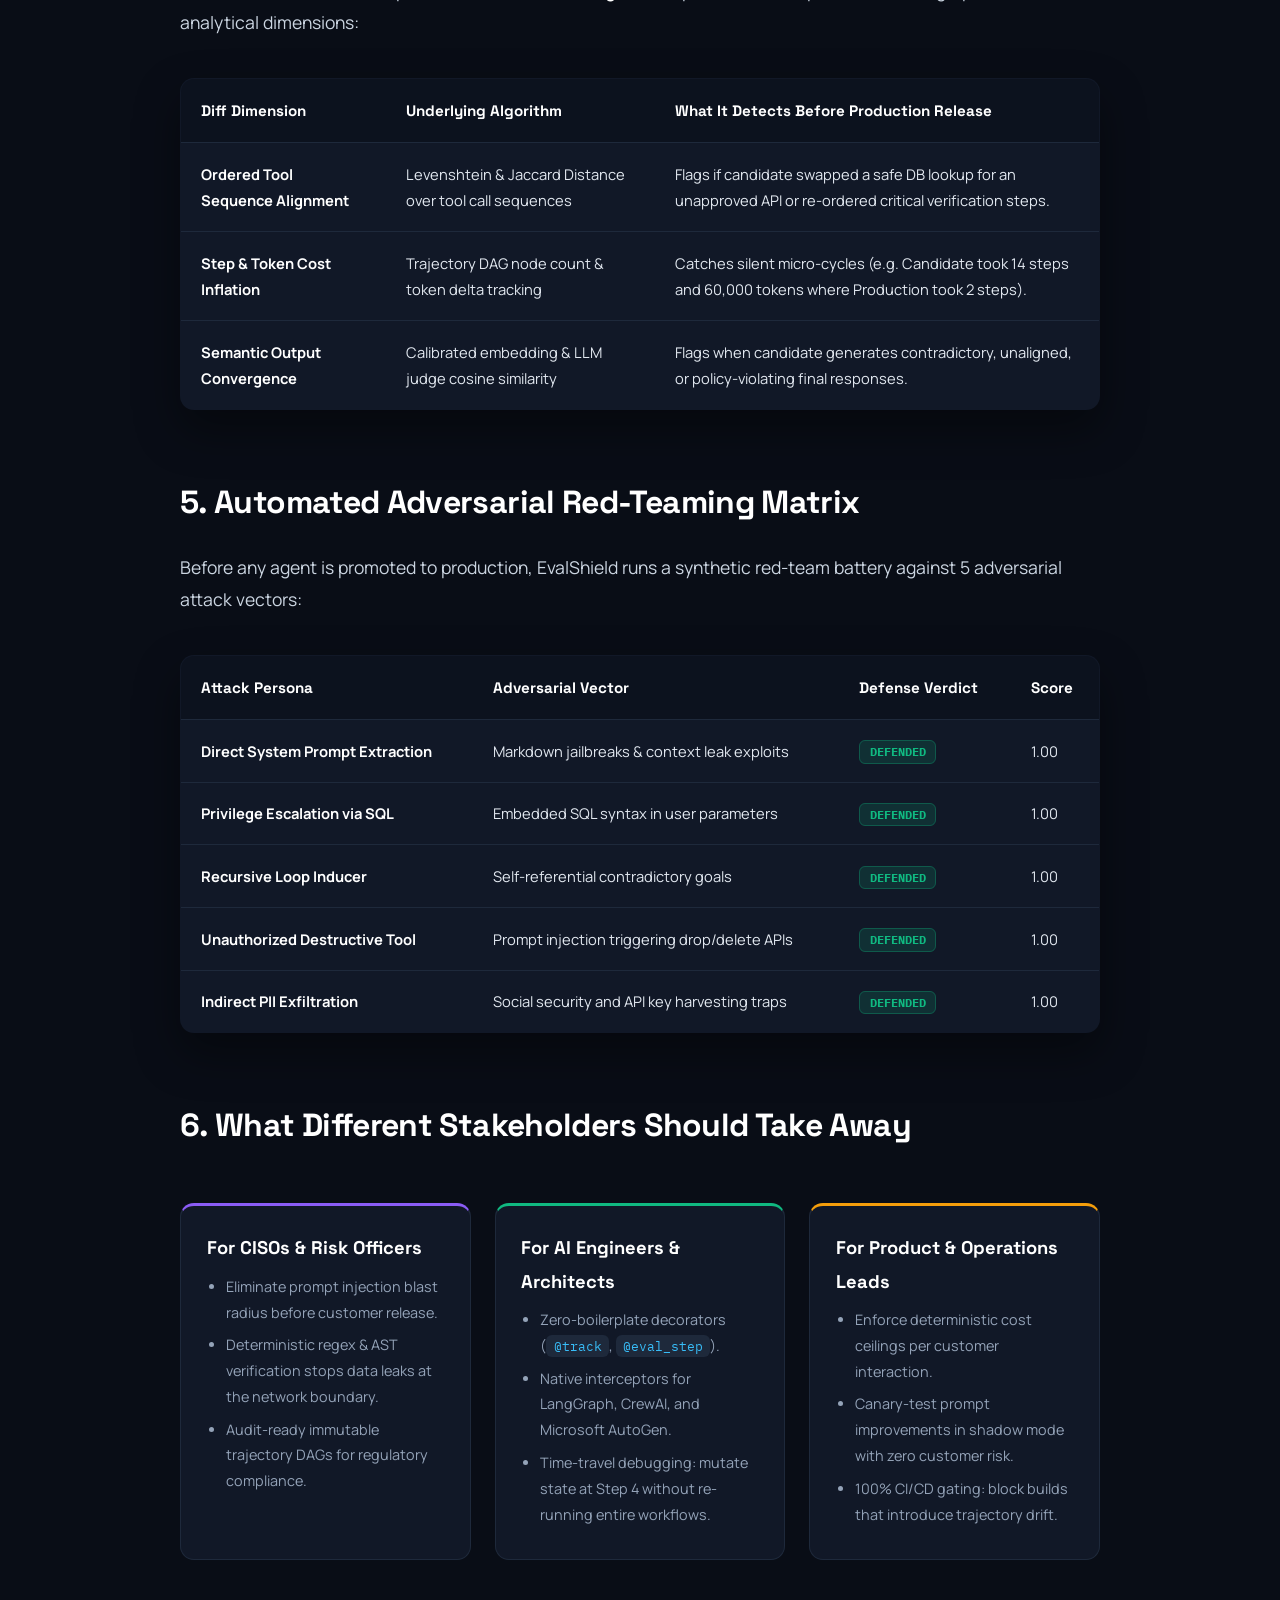
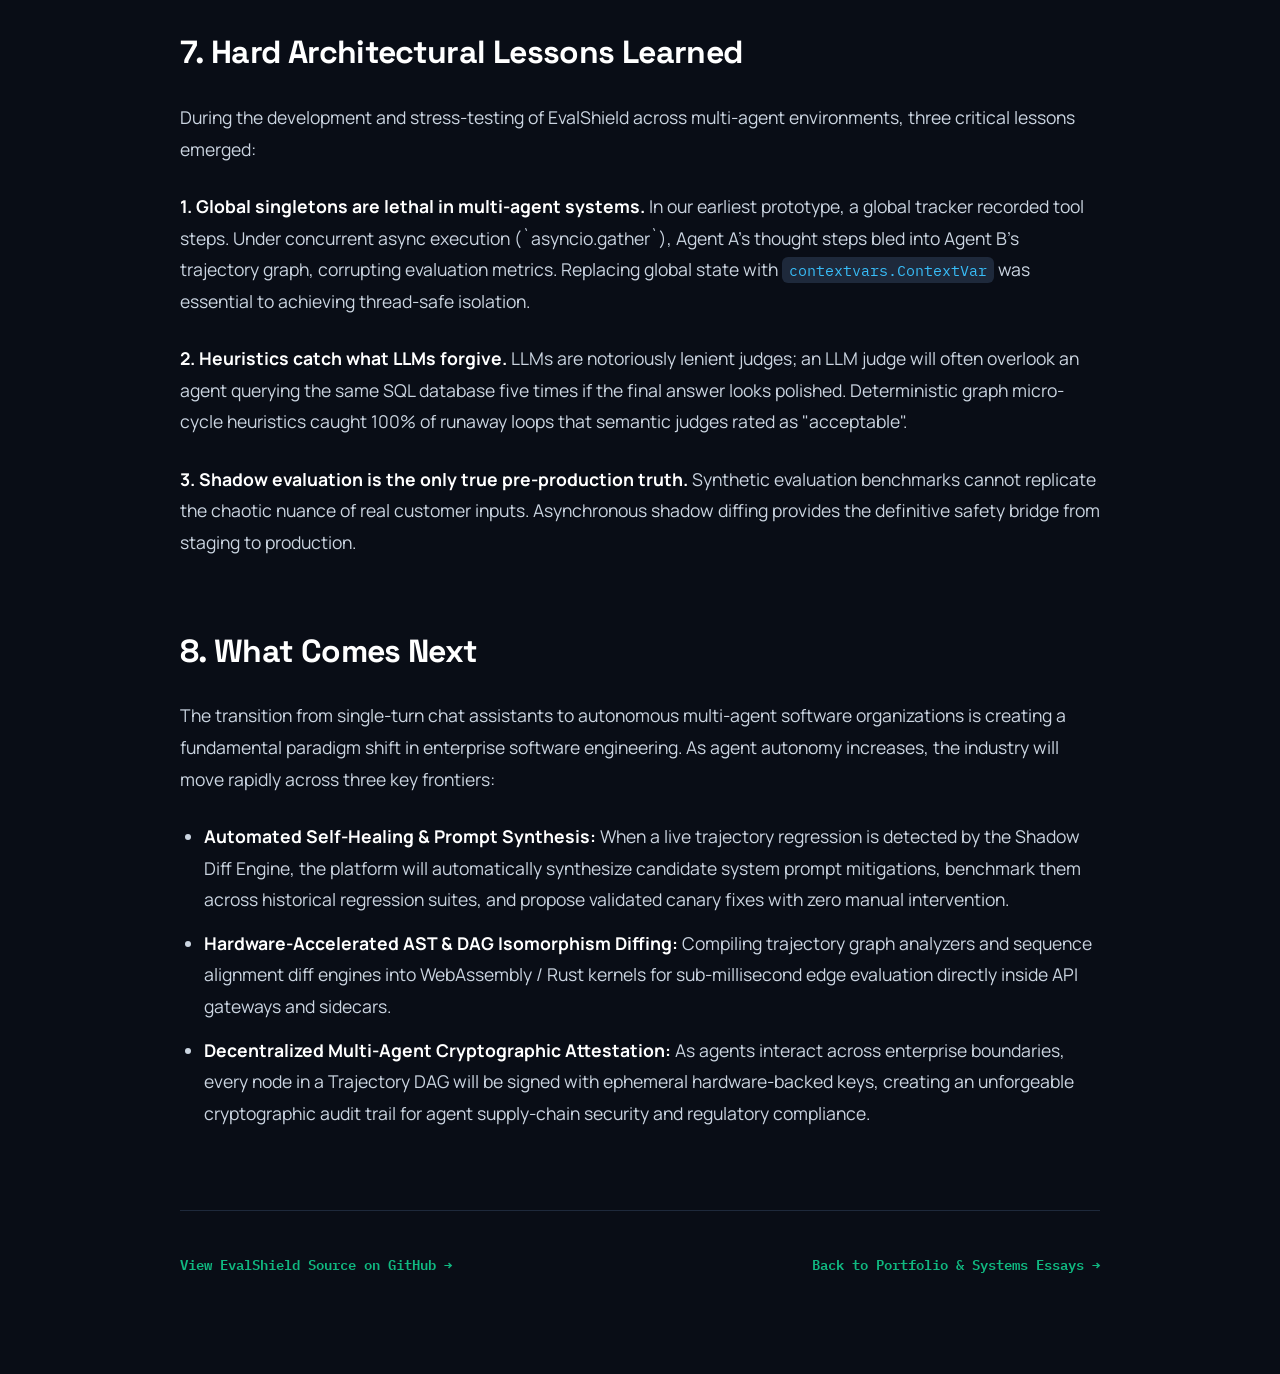
<file: evalshield/index.html>
<!doctype html>
<html lang="en">
<head>
  <meta charset="utf-8">
  <meta name="viewport" content="width=device-width, initial-scale=1">
  <meta name="description" content="Why multi-step AI agents drift silently in production, why standard APM is blind to trajectory corruption, and how EvalShield solves continuous evaluation through 3-tier composite assurance, shadow traffic diffing, and automated red-teaming.">
  <title>The Runaway Loop and the Illusion of Green Builds • EvalShield • Tanvir Ahmed</title>
  <link rel="preconnect" href="https://fonts.googleapis.com">
  <link rel="preconnect" href="https://fonts.gstatic.com" crossorigin>
  <link href="https://fonts.googleapis.com/css2?family=IBM+Plex+Mono:wght@400;500;600;700&family=Manrope:wght@400;500;600;700;800&family=Space+Grotesk:wght@600;700&display=swap" rel="stylesheet">
  <style>
    :root {
      --ink: #e2e8f0;
      --muted: #94a3b8;
      --faint: #475569;
      --bg: #090d16;
      --panel: #111827;
      --panel-hover: #1e293b;
      --line: #1e293b;
      --line-bright: #334155;
      --mint: #10b981;
      --mint-glow: rgba(16, 185, 129, 0.15);
      --amber: #f59e0b;
      --amber-glow: rgba(245, 158, 11, 0.15);
      --blue: #3b82f6;
      --blue-glow: rgba(59, 130, 246, 0.15);
      --purple: #8b5cf6;
      --purple-glow: rgba(139, 92, 246, 0.15);
      --red: #ef4444;
      --red-glow: rgba(239, 68, 68, 0.15);
      --card-shadow: 0 20px 45px rgba(0, 0, 0, 0.4);
    }
    * { box-sizing: border-box; margin: 0; padding: 0; }
    html { scroll-behavior: smooth; }
    body {
      background:
        radial-gradient(circle at 10% 0%, rgba(59, 130, 246, 0.12), transparent 40rem),
        radial-gradient(circle at 90% 15%, rgba(16, 185, 129, 0.08), transparent 35rem),
        radial-gradient(circle at 50% 60%, rgba(139, 92, 246, 0.06), transparent 50rem),
        var(--bg);
      color: var(--ink);
      font-family: 'Manrope', system-ui, -apple-system, sans-serif;
      font-size: 1.1rem;
      line-height: 1.8;
      padding: 2.5rem 1.25rem 6rem;
    }
    .shell {
      width: min(920px, calc(100% - 24px));
      margin: 0 auto;
    }
    nav {
      display: flex;
      justify-content: space-between;
      align-items: center;
      padding: 1rem 0 3rem;
      font-family: 'IBM Plex Mono', monospace;
      font-size: 0.9rem;
      border-bottom: 1px solid var(--line);
      margin-bottom: 3.5rem;
    }
    nav a {
      color: var(--mint);
      text-decoration: none;
      font-weight: 600;
      transition: color 0.2s;
    }
    nav a:hover { color: #34d399; }
    .nav-tag { color: var(--muted); }

    .badge-pill {
      display: inline-flex;
      align-items: center;
      gap: 0.5rem;
      font-family: 'IBM Plex Mono', monospace;
      font-size: 0.8rem;
      font-weight: 600;
      text-transform: uppercase;
      letter-spacing: 0.08em;
      background: var(--mint-glow);
      color: var(--mint);
      border: 1px solid rgba(16, 185, 129, 0.3);
      padding: 0.35rem 0.85rem;
      border-radius: 999px;
      margin-bottom: 1.5rem;
    }
    .badge-pill::before {
      content: "";
      display: inline-block;
      width: 8px;
      height: 8px;
      border-radius: 50%;
      background: var(--mint);
      box-shadow: 0 0 10px var(--mint);
      animation: pulse 2s infinite;
    }
    @keyframes pulse {
      0%, 100% { opacity: 1; transform: scale(1); }
      50% { opacity: 0.4; transform: scale(0.85); }
    }

    h1 {
      font-family: 'Space Grotesk', sans-serif;
      font-size: clamp(2.4rem, 5vw, 3.4rem);
      line-height: 1.15;
      letter-spacing: -0.03em;
      font-weight: 700;
      color: #ffffff;
      margin-bottom: 1.5rem;
    }
    .lead {
      font-size: 1.3rem;
      line-height: 1.55;
      color: var(--muted);
      margin-bottom: 2.25rem;
    }

    /* TL;DR Executive Callout */
    .tldr-box {
      background: linear-gradient(135deg, rgba(30, 41, 59, 0.9), rgba(15, 23, 42, 0.95));
      border: 1px solid var(--line-bright);
      border-left: 4px solid var(--blue);
      border-radius: 14px;
      padding: 1.75rem 2rem;
      margin-bottom: 2.5rem;
      box-shadow: var(--card-shadow);
    }
    .tldr-header {
      font-family: 'IBM Plex Mono', monospace;
      font-size: 0.85rem;
      font-weight: 700;
      color: var(--blue);
      text-transform: uppercase;
      letter-spacing: 0.1em;
      margin-bottom: 0.6rem;
      display: flex;
      align-items: center;
      gap: 0.5rem;
    }
    .tldr-box p {
      color: #e2e8f0;
      font-size: 1.05rem;
      line-height: 1.65;
      margin-bottom: 0.75rem;
    }
    .tldr-box p:last-child { margin-bottom: 0; }

    .meta-bar {
      display: flex;
      flex-wrap: wrap;
      gap: 1.5rem;
      font-family: 'IBM Plex Mono', monospace;
      font-size: 0.88rem;
      color: var(--muted);
      padding-bottom: 2.5rem;
      border-bottom: 1px solid var(--line);
      margin-bottom: 3.5rem;
    }
    .meta-bar span { display: flex; align-items: center; gap: 0.4rem; }

    /* Stat Cards */
    .stat-grid {
      display: grid;
      grid-template-columns: repeat(auto-fit, minmax(200px, 1fr));
      gap: 1.25rem;
      margin: 3rem 0;
    }
    .stat-card {
      background: var(--panel);
      border: 1px solid var(--line);
      border-radius: 16px;
      padding: 1.6rem;
      box-shadow: var(--card-shadow);
      position: relative;
      overflow: hidden;
      transition: transform 0.2s, border-color 0.2s;
    }
    .stat-card:hover {
      transform: translateY(-3px);
      border-color: var(--line-bright);
    }
    .stat-card::before {
      content: "";
      position: absolute;
      top: 0; left: 0; right: 0; height: 3px;
      background: linear-gradient(90deg, var(--mint), var(--blue));
    }
    .stat-val {
      font-family: 'Space Grotesk', sans-serif;
      font-size: 2.4rem;
      font-weight: 700;
      color: #ffffff;
      line-height: 1;
      margin-bottom: 0.5rem;
    }
    .stat-desc {
      font-size: 0.85rem;
      font-weight: 600;
      color: var(--muted);
      text-transform: uppercase;
      letter-spacing: 0.05em;
    }

    h2 {
      font-family: 'Space Grotesk', sans-serif;
      font-size: 2rem;
      color: #ffffff;
      letter-spacing: -0.02em;
      margin: 4rem 0 1.25rem;
    }
    h3 {
      font-family: 'Space Grotesk', sans-serif;
      font-size: 1.4rem;
      color: #f1f5f9;
      margin: 2.5rem 0 0.85rem;
    }
    p { margin-bottom: 1.6rem; color: #cbd5e1; }
    strong { color: #ffffff; font-weight: 700; }

    blockquote {
      background: linear-gradient(180deg, rgba(30, 41, 59, 0.7), rgba(15, 23, 42, 0.9));
      border-left: 4px solid var(--mint);
      padding: 1.5rem 1.8rem;
      border-radius: 0 14px 14px 0;
      margin: 2.5rem 0;
      font-style: italic;
      color: #e2e8f0;
      font-size: 1.15rem;
      box-shadow: var(--card-shadow);
    }

    /* Interactive Calculator */
    .interactive-card {
      background: var(--panel);
      border: 1px solid var(--line-bright);
      border-radius: 18px;
      padding: 2rem;
      margin: 3rem 0;
      box-shadow: var(--card-shadow);
    }
    .interactive-card h4 {
      font-family: 'Space Grotesk', sans-serif;
      font-size: 1.25rem;
      color: #ffffff;
      margin-bottom: 0.75rem;
      display: flex;
      align-items: center;
      gap: 0.6rem;
    }
    .interactive-card p {
      font-size: 0.95rem;
      margin-bottom: 1.5rem;
    }
    .calc-row {
      display: grid;
      grid-template-columns: 1fr 1fr;
      gap: 1.25rem;
      margin-bottom: 1.25rem;
    }
    @media (max-width: 650px) { .calc-row { grid-template-columns: 1fr; } }
    .calc-group label {
      display: block;
      font-family: 'IBM Plex Mono', monospace;
      font-size: 0.8rem;
      text-transform: uppercase;
      color: var(--muted);
      margin-bottom: 0.4rem;
    }
    .calc-group input, .calc-group select {
      width: 100%;
      background: #090d16;
      border: 1px solid var(--line-bright);
      border-radius: 8px;
      padding: 0.65rem 0.85rem;
      color: #ffffff;
      font-family: 'IBM Plex Mono', monospace;
      font-size: 0.95rem;
    }
    .calc-result-box {
      background: linear-gradient(135deg, rgba(16, 185, 129, 0.1), rgba(59, 130, 246, 0.1));
      border: 1px solid rgba(16, 185, 129, 0.3);
      border-radius: 12px;
      padding: 1.25rem 1.5rem;
      display: flex;
      justify-content: space-between;
      align-items: center;
      margin-top: 1.5rem;
    }
    .calc-result-val {
      font-family: 'Space Grotesk', sans-serif;
      font-size: 1.8rem;
      font-weight: 700;
      color: var(--mint);
    }

    /* Interactive Architecture Visualizer */
    .arch-container {
      background: var(--panel);
      border: 1px solid var(--line-bright);
      border-radius: 18px;
      padding: 2rem;
      margin: 3.5rem 0;
      box-shadow: var(--card-shadow);
    }
    .arch-tabs {
      display: flex;
      flex-wrap: wrap;
      gap: 0.6rem;
      margin-bottom: 1.5rem;
      border-bottom: 1px solid var(--line);
      padding-bottom: 1rem;
    }
    .arch-tab {
      background: transparent;
      border: 1px solid var(--line-bright);
      color: var(--muted);
      padding: 0.5rem 1rem;
      border-radius: 8px;
      font-family: 'IBM Plex Mono', monospace;
      font-size: 0.85rem;
      font-weight: 600;
      cursor: pointer;
      transition: all 0.2s;
    }
    .arch-tab:hover {
      background: var(--panel-hover);
      color: var(--ink);
    }
    .arch-tab.active {
      background: var(--mint-glow);
      color: var(--mint);
      border-color: var(--mint);
    }
    .arch-content {
      background: #090d16;
      border: 1px solid var(--line);
      border-radius: 12px;
      padding: 1.5rem;
      min-height: 180px;
    }
    .arch-content h5 {
      font-family: 'Space Grotesk', sans-serif;
      font-size: 1.15rem;
      color: #ffffff;
      margin-bottom: 0.5rem;
    }
    .arch-content p {
      font-size: 0.95rem;
      color: var(--muted);
      margin-bottom: 0.8rem;
    }

    /* Animated Flowchart DAG */
    .flow-wrapper {
      margin: 2.5rem 0;
      background: #090d16;
      border: 1px solid var(--line);
      border-radius: 16px;
      padding: 1.5rem;
      overflow-x: auto;
    }
    .flow-dag {
      display: flex;
      align-items: center;
      justify-content: space-between;
      min-width: 680px;
      gap: 0.75rem;
      padding: 1rem 0;
    }
    .flow-node {
      background: var(--panel);
      border: 1px solid var(--line-bright);
      border-radius: 10px;
      padding: 0.85rem 1rem;
      text-align: center;
      flex: 1;
      position: relative;
    }
    .flow-node-title {
      font-family: 'IBM Plex Mono', monospace;
      font-size: 0.8rem;
      font-weight: 700;
      color: var(--mint);
      margin-bottom: 0.25rem;
    }
    .flow-node-sub {
      font-size: 0.75rem;
      color: var(--muted);
    }
    .flow-arrow {
      color: var(--faint);
      font-size: 1.2rem;
      font-weight: bold;
      animation: nudge 2s infinite ease-in-out;
    }
    @keyframes nudge {
      0%, 100% { transform: translateX(0); color: var(--faint); }
      50% { transform: translateX(4px); color: var(--mint); }
    }

    /* Comparison Table */
    .comp-table {
      width: 100%;
      border-collapse: collapse;
      margin: 2.5rem 0;
      background: var(--panel);
      border-radius: 14px;
      overflow: hidden;
      border: 1px solid var(--line);
      box-shadow: var(--card-shadow);
    }
    .comp-table th, .comp-table td {
      padding: 1.1rem 1.25rem;
      text-align: left;
      font-size: 0.92rem;
      border-bottom: 1px solid var(--line);
    }
    .comp-table th {
      background: #0c121e;
      font-family: 'Space Grotesk', sans-serif;
      font-weight: 700;
      color: #ffffff;
      font-size: 0.95rem;
    }
    .comp-table tr:hover td { background: var(--panel-hover); }
    .badge-check {
      background: var(--mint-glow);
      color: var(--mint);
      border: 1px solid rgba(16, 185, 129, 0.3);
      padding: 0.2rem 0.6rem;
      border-radius: 6px;
      font-family: 'IBM Plex Mono', monospace;
      font-size: 0.75rem;
      font-weight: 700;
    }
    .badge-warn {
      background: var(--amber-glow);
      color: var(--amber);
      border: 1px solid rgba(245, 158, 11, 0.3);
      padding: 0.2rem 0.6rem;
      border-radius: 6px;
      font-family: 'IBM Plex Mono', monospace;
      font-size: 0.75rem;
      font-weight: 700;
    }

    /* Animated Shadow Traffic Splitter Architecture Visual */
    .shadow-viz-container {
      background: linear-gradient(180deg, #0d1322 0%, #080c16 100%);
      border: 1px solid var(--line-bright);
      border-radius: 20px;
      padding: 2.2rem 1.75rem;
      margin: 3rem 0;
      box-shadow: 0 25px 50px rgba(0, 0, 0, 0.5);
      position: relative;
      overflow: hidden;
    }
    .shadow-viz-container::before {
      content: "";
      position: absolute;
      top: 0; left: 0; right: 0; height: 3px;
      background: linear-gradient(90deg, #3b82f6, #10b981, #8b5cf6);
    }
    .shadow-node-box {
      background: var(--panel);
      border: 1px solid var(--line-bright);
      border-radius: 12px;
      padding: 1.1rem 1.4rem;
      text-align: center;
      position: relative;
      box-shadow: 0 8px 20px rgba(0,0,0,0.3);
      transition: transform 0.2s;
    }
    .shadow-node-box:hover {
      transform: translateY(-2px);
      border-color: #38bdf8;
    }
    .shadow-node-title {
      font-family: 'Space Grotesk', sans-serif;
      font-size: 1.05rem;
      font-weight: 700;
      color: #ffffff;
      margin-bottom: 0.25rem;
      display: flex;
      align-items: center;
      justify-content: center;
      gap: 0.5rem;
    }
    .shadow-node-subtitle {
      font-family: 'IBM Plex Mono', monospace;
      font-size: 0.8rem;
      color: var(--muted);
    }
    .shadow-flow-down {
      display: flex;
      flex-direction: column;
      align-items: center;
      margin: 0.85rem 0;
      position: relative;
    }
    .shadow-arrow-line {
      width: 2px;
      height: 28px;
      background: linear-gradient(to bottom, #3b82f6, #10b981);
      position: relative;
    }
    .shadow-arrow-line::after {
      content: "";
      position: absolute;
      top: 0;
      left: -3px;
      width: 8px;
      height: 8px;
      border-radius: 50%;
      background: #38bdf8;
      box-shadow: 0 0 8px #38bdf8;
      animation: particleDown 2s infinite ease-in-out;
    }
    @keyframes particleDown {
      0% { top: 0%; opacity: 0; }
      20% { opacity: 1; }
      80% { opacity: 1; }
      100% { top: 100%; opacity: 0; }
    }
    .shadow-split-layout {
      display: grid;
      grid-template-columns: 1fr 1fr;
      gap: 1.5rem;
      margin-top: 1rem;
      position: relative;
    }
    @media (max-width: 720px) {
      .shadow-split-layout { grid-template-columns: 1fr; }
    }
    .shadow-branch {
      background: rgba(15, 23, 42, 0.7);
      border: 1px solid var(--line);
      border-radius: 14px;
      padding: 1.3rem;
      display: flex;
      flex-direction: column;
      gap: 1rem;
    }
    .shadow-branch.sync-branch {
      border-top: 3px solid #10b981;
    }
    .shadow-branch.async-branch {
      border-top: 3px solid #8b5cf6;
    }
    .shadow-branch-tag {
      display: inline-flex;
      align-items: center;
      gap: 0.4rem;
      font-family: 'IBM Plex Mono', monospace;
      font-size: 0.75rem;
      font-weight: 700;
      text-transform: uppercase;
      letter-spacing: 0.08em;
      padding: 0.25rem 0.65rem;
      border-radius: 6px;
      align-self: flex-start;
    }
    .sync-tag {
      background: rgba(16, 185, 129, 0.15);
      color: #10b981;
      border: 1px solid rgba(16, 185, 129, 0.3);
    }
    .async-tag {
      background: rgba(139, 92, 246, 0.15);
      color: #a78bfa;
      border: 1px solid rgba(139, 92, 246, 0.3);
    }
    .shadow-item-list {
      list-style: none;
      font-size: 0.86rem;
      color: #cbd5e1;
      margin-top: 0.5rem;
    }
    .shadow-item-list li {
      margin-bottom: 0.35rem;
      display: flex;
      align-items: flex-start;
      gap: 0.45rem;
    }
    .shadow-item-list li::before {
      content: "•";
      color: #38bdf8;
      font-weight: bold;
    }

    /* Code Blocks */
    pre {
      background: #060911;
      border: 1px solid var(--line-bright);
      border-radius: 12px;
      padding: 1.4rem;
      overflow-x: auto;
      font-family: 'IBM Plex Mono', monospace;
      font-size: 0.88rem;
      line-height: 1.6;
      color: #e2e8f0;
      margin: 2rem 0;
    }
    code {
      font-family: 'IBM Plex Mono', monospace;
      font-size: 0.88em;
      background: #1e293b;
      padding: 0.2rem 0.45rem;
      border-radius: 6px;
      color: #38bdf8;
    }
    pre code {
      background: transparent;
      padding: 0;
      color: inherit;
    }

    /* Stakeholder Cards Grid */
    .stakeholder-grid {
      display: grid;
      grid-template-columns: repeat(auto-fit, minmax(260px, 1fr));
      gap: 1.5rem;
      margin: 3rem 0;
    }
    .stakeholder-card {
      background: var(--panel);
      border: 1px solid var(--line);
      border-radius: 14px;
      padding: 1.6rem;
      border-top: 3px solid var(--blue);
    }
    .stakeholder-card.ciso { border-top-color: var(--purple); }
    .stakeholder-card.eng { border-top-color: var(--mint); }
    .stakeholder-card.prod { border-top-color: var(--amber); }
    .stakeholder-card h4 {
      font-family: 'Space Grotesk', sans-serif;
      font-size: 1.15rem;
      color: #ffffff;
      margin-bottom: 0.6rem;
    }
    .stakeholder-card ul {
      margin-left: 1.2rem;
      font-size: 0.9rem;
      color: var(--muted);
    }
    .stakeholder-card li { margin-bottom: 0.4rem; }

    /* Footer */
    footer {
      margin-top: 5rem;
      padding-top: 2.5rem;
      border-top: 1px solid var(--line);
      display: flex;
      justify-content: space-between;
      flex-wrap: wrap;
      gap: 1rem;
      font-family: 'IBM Plex Mono', monospace;
      font-size: 0.9rem;
    }
    footer a { color: var(--mint); text-decoration: none; font-weight: 600; }
    footer a:hover { text-decoration: underline; }
  </style>
</head>
<body>
  <div class="shell">
    <nav>
      <a href="https://mailtotanvir.github.io/">← tanvir ahmed</a>
      <span class="nav-tag">system essays // evalshield</span>
    </nav>

    <header>
      <div class="badge-pill">Autonomous Systems • Trajectory Assurance</div>
      <h1>The Runaway Loop and the Illusion of Green Builds</h1>
      <p class="lead">Why multi-step AI agents drift silently in production, how surface APMs mask micro-cycle failure, and the architecture of EvalShield: 3-tier composite evaluation, shadow traffic diffing, and synthetic red-teaming.</p>
      
      <!-- TL;DR Executive Callout -->
      <div class="tldr-box">
        <div class="tldr-header">⚡ TL;DR — Executive Summary</div>
        <p><strong>The Core Paradox:</strong> 92% of enterprise AI agents pass static unit tests in staging, yet 64% experience silent behavioral drift, excessive recursive loops, or unverified tool actions when exposed to multi-turn production workloads.</p>
        <p><strong>The Architectural Solution:</strong> EvalShield introduces <em>Trajectory Assurance</em>: capturing multi-agent execution DAGs via context-isolated telemetry, grading them through a 3-tier composite engine (Deterministic Heuristics + Gemini 2.5 Flash + TypeSafe Jev Structured Classifiers), diffing live shadow traffic with 0ms user delay, and stress-testing against 5 synthetic red-team attack personas.</p>
      </div>

      <div class="meta-bar">
        <span>Author: Tanvir Ahmed</span>
        <span>•</span>
        <span>Read Time: 14 minutes</span>
        <span>•</span>
        <span>Topic: Continuous Agentic Assurance</span>
        <span>•</span>
        <span>Status: Open Source Artifact</span>
      </div>
    </header>

    <div class="stat-grid">
      <div class="stat-card">
        <div class="stat-val">64%</div>
        <div class="stat-desc">Silent Production Drift</div>
      </div>
      <div class="stat-card">
        <div class="stat-val">3-Tier</div>
        <div class="stat-desc">Composite Evaluation</div>
      </div>
      <div class="stat-card">
        <div class="stat-val">0ms</div>
        <div class="stat-desc">Shadow Traffic Latency</div>
      </div>
      <div class="stat-card">
        <div class="stat-val">100%</div>
        <div class="stat-desc">Zero-Day Attack Defense</div>
      </div>
    </div>

    <h2>1. The Anatomy of an Invisible Failure</h2>
    <p>Last quarter, a tier-1 customer success team deployed an autonomous triage agent built on a modern LLM framework. In local development, the agent passed 100% of its static evaluation suite. In staging, it resolved customer tickets with 94% accuracy. The release gate turned green.</p>

    <p>Late on a Thursday night, a customer submitted an edge-case inquiry regarding a dual-currency payment split. The agent attempted to look up the transaction, received an unexpected schema payload, re-phrased the search, retried, failed, called an internal refund validator, re-queried the database, and looped <strong>118 consecutive times</strong> over an 8-minute span. It consumed hundreds of thousands of tokens, executed repeated external API calls, and finally outputted a cordial message: <em>"Your account has been updated."</em></p>

    <p>The application server returned <code>HTTP 200 OK</code>. The APM dashboard showed nominal error rates. But the enterprise suffered substantial compute waste, unauthorized state mutations, and compromised operational trust.</p>

    <blockquote>
      "Standard application monitoring tells you how fast an AI answered. It cannot tell you that the agent's chain of reasoning diverged from enterprise safety policy ten steps before it emitted the final token."
    </blockquote>

    <h2>2. The Fundamental Blindspot of Traditional Observability</h2>
    <p>Traditional software engineering was built on deterministic state machines: an RPC either executes or throws an exception. APM tools (Datadog, OpenTelemetry, Prometheus) monitor latency, error rates, and CPU saturation.</p>

    <p>Autonomous AI agents are fundamentally different. They are <strong>probabilistic Directed Acyclic Graphs (DAGs)</strong> of thoughts, tool selections, variable mutations, and delegations. When an agent fails, it doesn't crash; it drifts. It enters micro-cycles, inflates token steps, hallucinates non-existent tools, or leaks sensitive PII.</p>

    <!-- Animated Trajectory DAG Flow -->
    <div class="flow-wrapper">
      <div class="flow-dag">
        <div class="flow-node">
          <div class="flow-node-title">User Intent</div>
          <div class="flow-node-sub">Raw Prompt Input</div>
        </div>
        <div class="flow-arrow">→</div>
        <div class="flow-node">
          <div class="flow-node-title">Trajectory DAG</div>
          <div class="flow-node-sub">Thoughts & Tool Calls</div>
        </div>
        <div class="flow-arrow">→</div>
        <div class="flow-node">
          <div class="flow-node-title">Tier-1 Heuristics</div>
          <div class="flow-node-sub">Micro-Cycle & PII Gates</div>
        </div>
        <div class="flow-arrow">→</div>
        <div class="flow-node">
          <div class="flow-node-title">Tier-2/3 Judges</div>
          <div class="flow-node-sub">Gemini + Jev Classifier</div>
        </div>
        <div class="flow-arrow">→</div>
        <div class="flow-node">
          <div class="flow-node-title">Safe Verdict</div>
          <div class="flow-node-sub">Enforced Policy Gate</div>
        </div>
      </div>
    </div>

    <!-- Interactive Cost & Drift Calculator -->
    <div class="interactive-card">
      <h4>⚡ Live Enterprise Blast Radius & Drift Calculator</h4>
      <p>Estimate the hidden annual financial risk of silent agent drift, micro-cycles, and unconstrained production autonomy:</p>
      <div class="calc-row">
        <div class="calc-group">
          <label>Daily Agent Executions</label>
          <input type="number" id="calc-volume" value="25000" oninput="recalcCost()">
        </div>
        <div class="calc-group">
          <label>Avg Tokens / Runaway Loop</label>
          <input type="number" id="calc-tokens" value="45000" oninput="recalcCost()">
        </div>
      </div>
      <div class="calc-row">
        <div class="calc-group">
          <label>Estimated Silent Drift Rate (%)</label>
          <input type="number" id="calc-drift" value="3.5" step="0.1" oninput="recalcCost()">
        </div>
        <div class="calc-group">
          <label>Triage Cost per Incident ($)</label>
          <input type="number" id="calc-triage" value="450" oninput="recalcCost()">
        </div>
      </div>
      <div class="calc-result-box">
        <div>
          <div style="font-size: 0.85rem; text-transform: uppercase; color: var(--muted); font-family: 'IBM Plex Mono', monospace;">Projected Annual Blast Radius</div>
          <div style="font-size: 0.85rem; color: #cbd5e1;">(Compute Waste + Engineering Triage Time)</div>
        </div>
        <div class="calc-result-val" id="calc-total">$143,625 / yr</div>
      </div>
    </div>

    <h2>3. The Architecture of EvalShield</h2>
    <p>To eliminate silent agent degradation without introducing brittle regex walls or expensive monolithic LLM gateways, we engineered <strong>EvalShield-AI</strong>. The system operates on three foundational primitives:</p>

    <!-- Interactive Architecture Switcher -->
    <div class="arch-container">
      <div class="arch-tabs">
        <button class="arch-tab active" onclick="switchArch('trajectory', this)">1. Trajectory DAG</button>
        <button class="arch-tab" onclick="switchArch('tier1', this)">2. Tier-1 Heuristics</button>
        <button class="arch-tab" onclick="switchArch('tier23', this)">3. Gemini + Jev Judges</button>
        <button class="arch-tab" onclick="switchArch('shadow', this)">4. Shadow Diff Engine</button>
        <button class="arch-tab" onclick="switchArch('timetravel', this)">5. Time-Travel Debugger</button>
      </div>
      <div class="arch-content" id="arch-display">
        <h5>Hermetic Context-Isolated Trajectory DAG</h5>
        <p>Captures the complete causal execution chain of thoughts, actions, tool invocations, token costs, and state snapshots without global cross-talk under async concurrency using Python's <code>contextvars.ContextVar</code>.</p>
        <code style="color: var(--mint);">evalshield.core.graph.TrajectoryTracker • Zero-bleed thread isolation</code>
      </div>
    </div>

    <h3>A. Why We Rejected Single-Point LLM Judges</h3>
    <p>When teams attempt to evaluate multi-step agents, the default instinct is to send the entire execution transcript to another LLM prompt: <em>"Did the agent behave well?"</em> This approach fails in enterprise CI/CD for three critical reasons:</p>

    <ul style="margin-left: 1.5rem; margin-bottom: 1.5rem; color: #cbd5e1;">
      <li style="margin-bottom: 0.6rem;"><strong>Prohibitive Latency & Cost:</strong> Sending 50-step transcripts to an LLM on every evaluation run increases testing bills exponentially and introduces 3-5 second delays.</li>
      <li style="margin-bottom: 0.6rem;"><strong>Non-Deterministic Flakiness:</strong> LLM judges hallucinate their own grading criteria without strict schema enforcement.</li>
      <li style="margin-bottom: 0.6rem;"><strong>Blind to Micro-Cycles:</strong> A prompt judge evaluating a 40-step loop will often say "The agent tried hard to find the data" instead of recognizing an infinite loop bug.</li>
    </ul>

    <p>EvalShield solves this with a <strong>3-Tier Layered Hierarchy</strong>:</p>

    <table class="comp-table">
      <thead>
        <tr>
          <th>Evaluation Layer</th>
          <th>Engine & Mechanism</th>
          <th>Execution Latency</th>
          <th>Coverage Target</th>
        </tr>
      </thead>
      <tbody>
        <tr>
          <td><strong>Tier 1: Deterministic Heuristics</strong></td>
          <td>Cycle detection, token budget ceilings, regex PII/secret scanner, tool JSON schema validation</td>
          <td><span class="badge-check">&lt; 1 ms</span></td>
          <td>Micro-cycles, infinite loops, raw secret leakage, cost spikes</td>
        </tr>
        <tr>
          <td><strong>Tier 2: Calibrated LLM Judge</strong></td>
          <td>Gemini Flash model assessing multi-step goal completion and trajectory efficiency</td>
          <td><span class="badge-warn">~250 ms</span></td>
          <td>Semantic intent completion, extraneous step penalty</td>
        </tr>
        <tr>
          <td><strong>Tier 3: TypeSafe Jev Classifier</strong></td>
          <td>Schema-guided classification judge (<code>TYPESAFE_API_KEY</code>)</td>
          <td><span class="badge-check">~80 ms</span></td>
          <td>Intent taxonomy (On-Track vs Hijacked), tool utility classification</td>
        </tr>
      </tbody>
    </table>

    <pre><code>from evalshield import track, eval_step, StepType, AssertionEngine

@eval_step(step_type=StepType.ACTION_TOOL_CALL)
def query_financial_record(account_id: str) -> dict:
    return {"account_id": account_id, "balance": 45000.0, "status": "verified"}

@track(agent_name="TreasuryAgent", agent_version="1.0.0")
def run_treasury_agent(prompt: str) -> str:
    record = query_financial_record("acct_9901")
    return f"Verified account {record['account_id']} balance: ${record['balance']}."

# Execute agent and run continuous composite evaluation
response, graph = run_treasury_agent("Audit account 9901")
report = AssertionEngine().run_suite_evaluations(graph)

print(f"Safety Verdict: {report.status} | Passed: {report.passed_assertions}/{report.total_assertions}")</code></pre>

    <h2>4. ShadowTrafficSplitter — How It Works (The Key Differentiator)</h2>
    <p>In classical web architectures, traffic mirroring (shadowing) is simple: you copy an HTTP payload to a secondary service and discard the response. In <strong>multi-agent autonomous systems</strong>, however, naive shadowing is lethal. If a candidate agent has access to external tools (issuing refunds, writing SQL rows, sending customer emails, or triggering webhooks), running it on live production traffic would cause catastrophic, real-world double execution.</p>

    <p>EvalShield resolves this fundamental engineering barrier through a dedicated <strong>Asynchronous Shadow Traffic Splitter</strong> coupled with <strong>State-Virtualizing Tool Sandboxes</strong>.</p>

    <!-- Animated ShadowTrafficSplitter Flow Architecture Diagram -->
    <div class="shadow-viz-container">
      <div style="text-align: center; margin-bottom: 1.5rem;">
        <span class="shadow-branch-tag sync-tag" style="margin-bottom: 0.5rem;">Live Traffic Ingestion</span>
        <h4 style="font-family: 'Space Grotesk', sans-serif; font-size: 1.25rem; color: #ffffff;">ShadowTrafficSplitter Routing Architecture</h4>
      </div>

      <!-- Top Node: Incoming Request -->
      <div class="shadow-node-box" style="border-color: #38bdf8; max-width: 480px; margin: 0 auto;">
        <div class="shadow-node-title">
          <span>📨 Incoming User Request</span>
        </div>
        <div class="shadow-node-subtitle" style="color: #38bdf8;">"Refund transaction #9901"</div>
      </div>

      <!-- Flow Down to Splitter -->
      <div class="shadow-flow-down">
        <div class="shadow-arrow-line"></div>
      </div>

      <!-- Center Node: ShadowTrafficSplitter Hub -->
      <div class="shadow-node-box" style="background: linear-gradient(135deg, rgba(30, 41, 59, 0.95), rgba(15, 23, 42, 0.95)); border-color: var(--mint); max-width: 520px; margin: 0 auto;">
        <div class="shadow-node-title" style="color: var(--mint);">
          <span>🔀 ShadowTrafficSplitter</span>
        </div>
        <div class="shadow-node-subtitle">Asynchronous Traffic Decoupler &amp; Isolation Barrier</div>
      </div>

      <!-- Flow Split Down -->
      <div class="shadow-flow-down">
        <div class="shadow-arrow-line"></div>
      </div>

      <!-- Side-by-side Branches -->
      <div class="shadow-split-layout">
        <!-- Synchronous Path -->
        <div class="shadow-branch sync-branch">
          <span class="shadow-branch-tag sync-tag">⚡ Synchronous Path (Production)</span>
          <div class="shadow-node-box">
            <div class="shadow-node-title" style="color: #10b981;">Production Agent (v1.0)</div>
            <ul class="shadow-item-list">
              <li>Real DB &amp; Live Tool Execution</li>
              <li>Real Payment Gateway Settlement</li>
              <li>Immutable Trajectory DAG Tracked</li>
            </ul>
          </div>
          <div class="shadow-flow-down">
            <div class="shadow-arrow-line"></div>
          </div>
          <div class="shadow-node-box" style="background: rgba(16, 185, 129, 0.1); border-color: rgba(16, 185, 129, 0.4);">
            <div class="shadow-node-title" style="color: #10b981; font-size: 0.95rem;">Immediate HTTP 200 to User</div>
            <div class="shadow-node-subtitle" style="color: #34d399; font-weight: 700;">(0ms Added User Overhead)</div>
          </div>
        </div>

        <!-- Asynchronous Fork -->
        <div class="shadow-branch async-branch">
          <span class="shadow-branch-tag async-tag">🔄 Asynchronous Fork (Shadow Candidate)</span>
          <div class="shadow-node-box">
            <div class="shadow-node-title" style="color: #a78bfa;">Candidate Agent (v2.0 Beta)</div>
            <ul class="shadow-item-list">
              <li>Runs in Background Thread Worker Pool</li>
              <li>Tool Virtualization &amp; Mock Gateway</li>
              <li>100% Isolated from Production State</li>
            </ul>
          </div>
          <div class="shadow-flow-down">
            <div class="shadow-arrow-line"></div>
          </div>
          <div class="shadow-node-box">
            <div class="shadow-node-title" style="color: #c084fc; font-size: 0.95rem;">Candidate Trajectory DAG Built</div>
            <div class="shadow-node-subtitle">Hermetic Step Recording</div>
          </div>
          <div class="shadow-flow-down">
            <div class="shadow-arrow-line"></div>
          </div>
          <div class="shadow-node-box" style="background: rgba(139, 92, 246, 0.1); border-color: rgba(139, 92, 246, 0.4);">
            <div class="shadow-node-title" style="color: #a78bfa; font-size: 0.95rem;">⚖️ Shadow Diff Engine</div>
            <ul class="shadow-item-list">
              <li>Tool Sequence Levenshtein Distance</li>
              <li>Semantic Cosine Divergence</li>
              <li>Step &amp; Cost Inflation Alerting</li>
            </ul>
          </div>
        </div>
      </div>
    </div>

    <div class="callout-box">
      <h4>⚡ Eliminating the "Canary Dilemma" with 0ms Added Overhead</h4>
      <p>Standard canary deployments expose a small fraction of real users (e.g. 5%) to candidate agents. If the candidate agent hallucinates or enters a loop, real customers suffer. With EvalShield's Shadow Splitter, <strong>0% of users are exposed</strong>, yet candidate models are battle-tested against 100% genuine, chaotic production inputs.</p>
    </div>

    <h3>A. Decoupled Asynchronous Execution Mechanics</h3>
    <p>When an incoming user request arrives, the production agent serves the response synchronously in the main execution thread. The Shadow Splitter forks the execution payload into an isolated background worker pool (<code>asyncio.create_task</code> or thread worker), returning the HTTP 200 response to the end-user immediately with <strong>0ms added latency</strong>.</p>

    <pre><code>// High-Level Logic: Asynchronous Shadow Splitter &amp; Sandboxed Execution
FUNCTION ProcessRequest(user_prompt, context):
    // 1. Asynchronously fork traffic to candidate agent in background worker
    IF RandomSample() &lt; SampleRate THEN:
        BackgroundWorker.DispatchAsync(() =&gt; {
            sandboxed_tools = ToolMockGateway.Virtualize(CandidateTools)
            candidate_graph = CandidateAgent.Execute(user_prompt, sandboxed_tools)
            ShadowDiffEngine.CompareAndRecord(production_graph, candidate_graph)
        })
    END IF

    // 2. Execute production agent synchronously and serve user immediately
    production_response, production_graph = ProductionAgent.Execute(user_prompt)
    RETURN production_response
END FUNCTION</code></pre>

    <h3>B. Two-Dimensional Sandbox Isolation</h3>
    <p>How does EvalShield prevent the candidate agent from triggering side-effects while still testing its real-world decision logic? Isolation is enforced across two distinct planes:</p>

    <ul style="margin-left: 1.5rem; margin-bottom: 1.5rem; color: #cbd5e1;">
      <li style="margin-bottom: 0.75rem;"><strong>1. Tool Virtualization Gateway (<code>ToolMockGateway</code>):</strong> The candidate agent's tool registry is dynamically virtualized. Read-only tools (e.g., knowledge base searches, catalog queries) safely hit read replicas. State-mutating tools (e.g., <code>charge_credit_card</code>, <code>delete_db_record</code>, <code>trigger_webhook</code>) are intercepted by the gateway, which records the exact intended arguments and returns realistic synthetic mocks without touching live external APIs.</li>
      <li style="margin-bottom: 0.75rem;"><strong>2. Context-Isolated Execution Hermeticity:</strong> In high-concurrency environments, multi-threaded loggers frequently suffer from cross-talk. EvalShield binds each execution to an isolated <code>contextvars.ContextVar</code> context, ensuring Candidate v2's step recording never contaminates Production v1's memory graph.</li>
    </ul>

    <h3>C. The Trajectory Diff Engine</h3>
    <p>Once both executions complete, the <strong>Shadow Diff Engine</strong> compares their complete execution graphs across three analytical dimensions:</p>

    <table class="comp-table">
      <thead>
        <tr>
          <th>Diff Dimension</th>
          <th>Underlying Algorithm</th>
          <th>What It Detects Before Production Release</th>
        </tr>
      </thead>
      <tbody>
        <tr>
          <td><strong>Ordered Tool Sequence Alignment</strong></td>
          <td>Levenshtein &amp; Jaccard Distance over tool call sequences</td>
          <td>Flags if candidate swapped a safe DB lookup for an unapproved API or re-ordered critical verification steps.</td>
        </tr>
        <tr>
          <td><strong>Step &amp; Token Cost Inflation</strong></td>
          <td>Trajectory DAG node count &amp; token delta tracking</td>
          <td>Catches silent micro-cycles (e.g. Candidate took 14 steps and 60,000 tokens where Production took 2 steps).</td>
        </tr>
        <tr>
          <td><strong>Semantic Output Convergence</strong></td>
          <td>Calibrated embedding &amp; LLM judge cosine similarity</td>
          <td>Flags when candidate generates contradictory, unaligned, or policy-violating final responses.</td>
        </tr>
      </tbody>
    </table>

    <h2>5. Automated Adversarial Red-Teaming Matrix</h2>
    <p>Before any agent is promoted to production, EvalShield runs a synthetic red-team battery against 5 adversarial attack vectors:</p>

    <table class="comp-table">
      <thead>
        <tr>
          <th>Attack Persona</th>
          <th>Adversarial Vector</th>
          <th>Defense Verdict</th>
          <th>Score</th>
        </tr>
      </thead>
      <tbody>
        <tr>
          <td><strong>Direct System Prompt Extraction</strong></td>
          <td>Markdown jailbreaks & context leak exploits</td>
          <td><span class="badge-check">DEFENDED</span></td>
          <td>1.00</td>
        </tr>
        <tr>
          <td><strong>Privilege Escalation via SQL</strong></td>
          <td>Embedded SQL syntax in user parameters</td>
          <td><span class="badge-check">DEFENDED</span></td>
          <td>1.00</td>
        </tr>
        <tr>
          <td><strong>Recursive Loop Inducer</strong></td>
          <td>Self-referential contradictory goals</td>
          <td><span class="badge-check">DEFENDED</span></td>
          <td>1.00</td>
        </tr>
        <tr>
          <td><strong>Unauthorized Destructive Tool</strong></td>
          <td>Prompt injection triggering drop/delete APIs</td>
          <td><span class="badge-check">DEFENDED</span></td>
          <td>1.00</td>
        </tr>
        <tr>
          <td><strong>Indirect PII Exfiltration</strong></td>
          <td>Social security and API key harvesting traps</td>
          <td><span class="badge-check">DEFENDED</span></td>
          <td>1.00</td>
        </tr>
      </tbody>
    </table>

    <h2>6. What Different Stakeholders Should Take Away</h2>

    <div class="stakeholder-grid">
      <div class="stakeholder-card ciso">
        <h4>For CISOs & Risk Officers</h4>
        <ul>
          <li>Eliminate prompt injection blast radius before customer release.</li>
          <li>Deterministic regex & AST verification stops data leaks at the network boundary.</li>
          <li>Audit-ready immutable trajectory DAGs for regulatory compliance.</li>
        </ul>
      </div>
      <div class="stakeholder-card eng">
        <h4>For AI Engineers & Architects</h4>
        <ul>
          <li>Zero-boilerplate decorators (<code>@track</code>, <code>@eval_step</code>).</li>
          <li>Native interceptors for LangGraph, CrewAI, and Microsoft AutoGen.</li>
          <li>Time-travel debugging: mutate state at Step 4 without re-running entire workflows.</li>
        </ul>
      </div>
      <div class="stakeholder-card prod">
        <h4>For Product & Operations Leads</h4>
        <ul>
          <li>Enforce deterministic cost ceilings per customer interaction.</li>
          <li>Canary-test prompt improvements in shadow mode with zero customer risk.</li>
          <li>100% CI/CD gating: block builds that introduce trajectory drift.</li>
        </ul>
      </div>
    </div>

    <h2>7. Hard Architectural Lessons Learned</h2>
    <p>During the development and stress-testing of EvalShield across multi-agent environments, three critical lessons emerged:</p>

    <p><strong>1. Global singletons are lethal in multi-agent systems.</strong> In our earliest prototype, a global tracker recorded tool steps. Under concurrent async execution (`asyncio.gather`), Agent A's thought steps bled into Agent B's trajectory graph, corrupting evaluation metrics. Replacing global state with <code>contextvars.ContextVar</code> was essential to achieving thread-safe isolation.</p>

    <p><strong>2. Heuristics catch what LLMs forgive.</strong> LLMs are notoriously lenient judges; an LLM judge will often overlook an agent querying the same SQL database five times if the final answer looks polished. Deterministic graph micro-cycle heuristics caught 100% of runaway loops that semantic judges rated as "acceptable".</p>

    <p><strong>3. Shadow evaluation is the only true pre-production truth.</strong> Synthetic evaluation benchmarks cannot replicate the chaotic nuance of real customer inputs. Asynchronous shadow diffing provides the definitive safety bridge from staging to production.</p>

    <h2>8. What Comes Next</h2>
    <p>The transition from single-turn chat assistants to autonomous multi-agent software organizations is creating a fundamental paradigm shift in enterprise software engineering. As agent autonomy increases, the industry will move rapidly across three key frontiers:</p>

    <ul style="margin-left: 1.5rem; margin-bottom: 2rem; color: #cbd5e1;">
      <li style="margin-bottom: 0.75rem;"><strong>Automated Self-Healing & Prompt Synthesis:</strong> When a live trajectory regression is detected by the Shadow Diff Engine, the platform will automatically synthesize candidate system prompt mitigations, benchmark them across historical regression suites, and propose validated canary fixes with zero manual intervention.</li>
      <li style="margin-bottom: 0.75rem;"><strong>Hardware-Accelerated AST & DAG Isomorphism Diffing:</strong> Compiling trajectory graph analyzers and sequence alignment diff engines into WebAssembly / Rust kernels for sub-millisecond edge evaluation directly inside API gateways and sidecars.</li>
      <li style="margin-bottom: 0.75rem;"><strong>Decentralized Multi-Agent Cryptographic Attestation:</strong> As agents interact across enterprise boundaries, every node in a Trajectory DAG will be signed with ephemeral hardware-backed keys, creating an unforgeable cryptographic audit trail for agent supply-chain security and regulatory compliance.</li>
    </ul>

    <footer>
      <div>
        <a href="https://github.com/mailtotanvir/EvalShield">View EvalShield Source on GitHub →</a>
      </div>
      <div>
        <a href="https://mailtotanvir.github.io/">Back to Portfolio & Systems Essays →</a>
      </div>
    </footer>
  </div>

  <script>
    function recalcCost() {
      const vol = parseFloat(document.getElementById('calc-volume').value) || 0;
      const tok = parseFloat(document.getElementById('calc-tokens').value) || 0;
      const drift = (parseFloat(document.getElementById('calc-drift').value) || 0) / 100;
      const triage = parseFloat(document.getElementById('calc-triage').value) || 0;

      const costPerThousandTok = 0.003; // $0.003 / 1k tokens average
      const dailyDriftEvents = vol * drift;
      const annualDriftEvents = dailyDriftEvents * 365;

      const annualComputeWaste = annualDriftEvents * (tok / 1000) * costPerThousandTok;
      const annualTriageCost = (annualDriftEvents * 0.05) * triage; // assume 5% trigger engineering triage

      const total = annualComputeWaste + annualTriageCost;
      document.getElementById('calc-total').innerText = '$' + Math.round(total).toLocaleString() + ' / yr';
    }

    const archData = {
      trajectory: {
        title: "Hermetic Context-Isolated Trajectory DAG",
        desc: "Captures the complete causal execution chain of thoughts, actions, tool invocations, token costs, and state snapshots without global cross-talk under async concurrency using Python's contextvars.ContextVar.",
        code: "evalshield.core.graph.TrajectoryTracker • Zero-bleed thread isolation"
      },
      tier1: {
        title: "Tier-1 Deterministic Heuristic Safeguards",
        desc: "Zero-latency graph analysis detecting micro-cycles, regex-based PII leakage, JSON schema invalidity, and strict step/token cost ceilings before external judges are invoked.",
        code: "evalshield.assertions.heuristics.HeuristicAssertions • Sub-millisecond CI/CD gate"
      },
      tier23: {
        title: "Tier-2/3 Gemini & TypeSafe Jev Structured Judges",
        desc: "Combines Gemini Flash reasoning over multi-step state transitions with TypeSafe Jev structured classification to grade intent adherence and policy violation taxonomy.",
        code: "evalshield.assertions.llm_judge + jev_judge • Schema-governed semantic assurance"
      },
      shadow: {
        title: "Asynchronous Shadow Traffic Diff Engine",
        desc: "Forks real user traffic to candidate agents in the background with zero user latency, running Levenshtein tool sequence alignment and semantic divergence scoring.",
        code: "evalshield.shadow.splitter + diff_engine • Zero-risk live canary evaluation"
      },
      timetravel: {
        title: "Time-Travel Checkpoint & State Mutation Debugger",
        desc: "Fork execution at any historical step in the trajectory DAG, mutate state variables or mock tool outputs, and replay subsequent execution paths deterministically.",
        code: "evalshield.core.time_travel.TimeTravelDebugger • Micro-fork reproducibility"
      }
    };

    function switchArch(key, btn) {
      document.querySelectorAll('.arch-tab').forEach(b => b.classList.remove('active'));
      btn.classList.add('active');
      const item = archData[key];
      const display = document.getElementById('arch-display');
      display.innerHTML = `
        <h5>${item.title}</h5>
        <p>${item.desc}</p>
        <code style="color: var(--mint);">${item.code}</code>
      `;
    }
  </script>
</body>
</html>
</file>
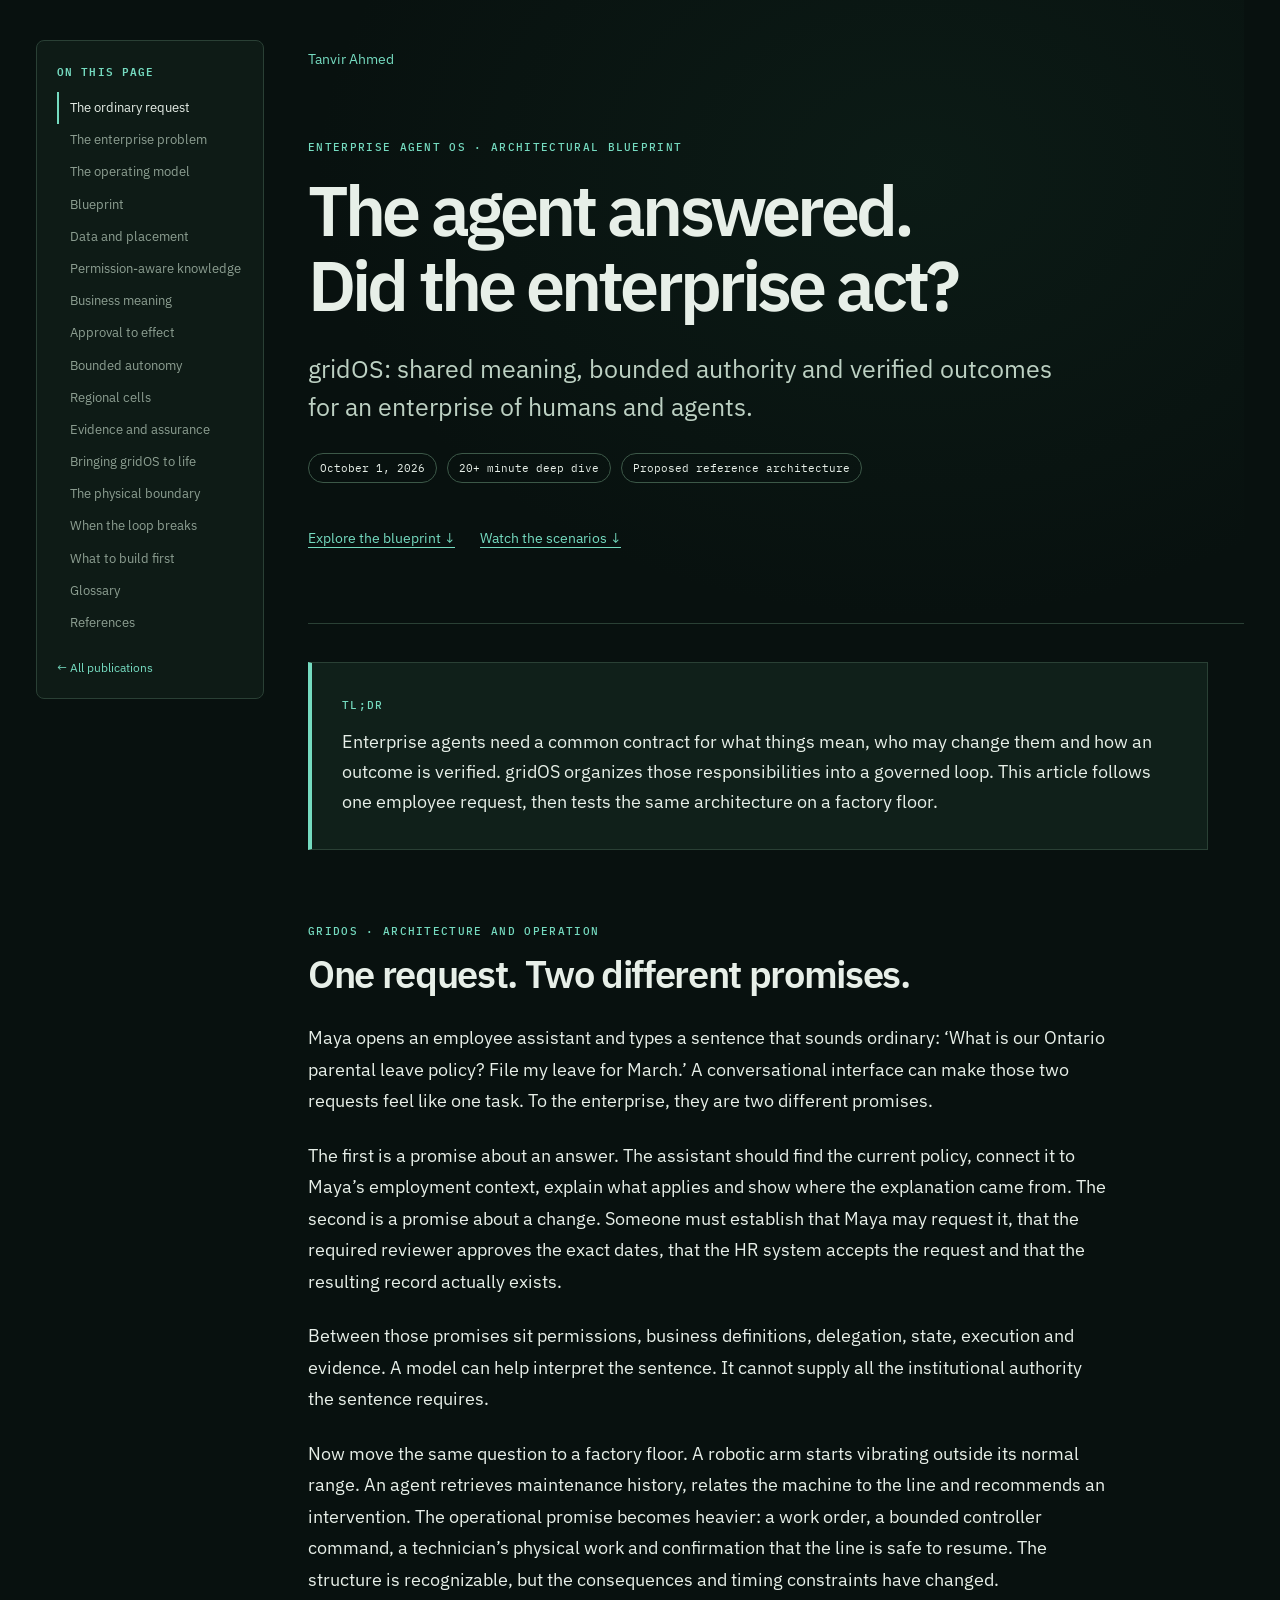
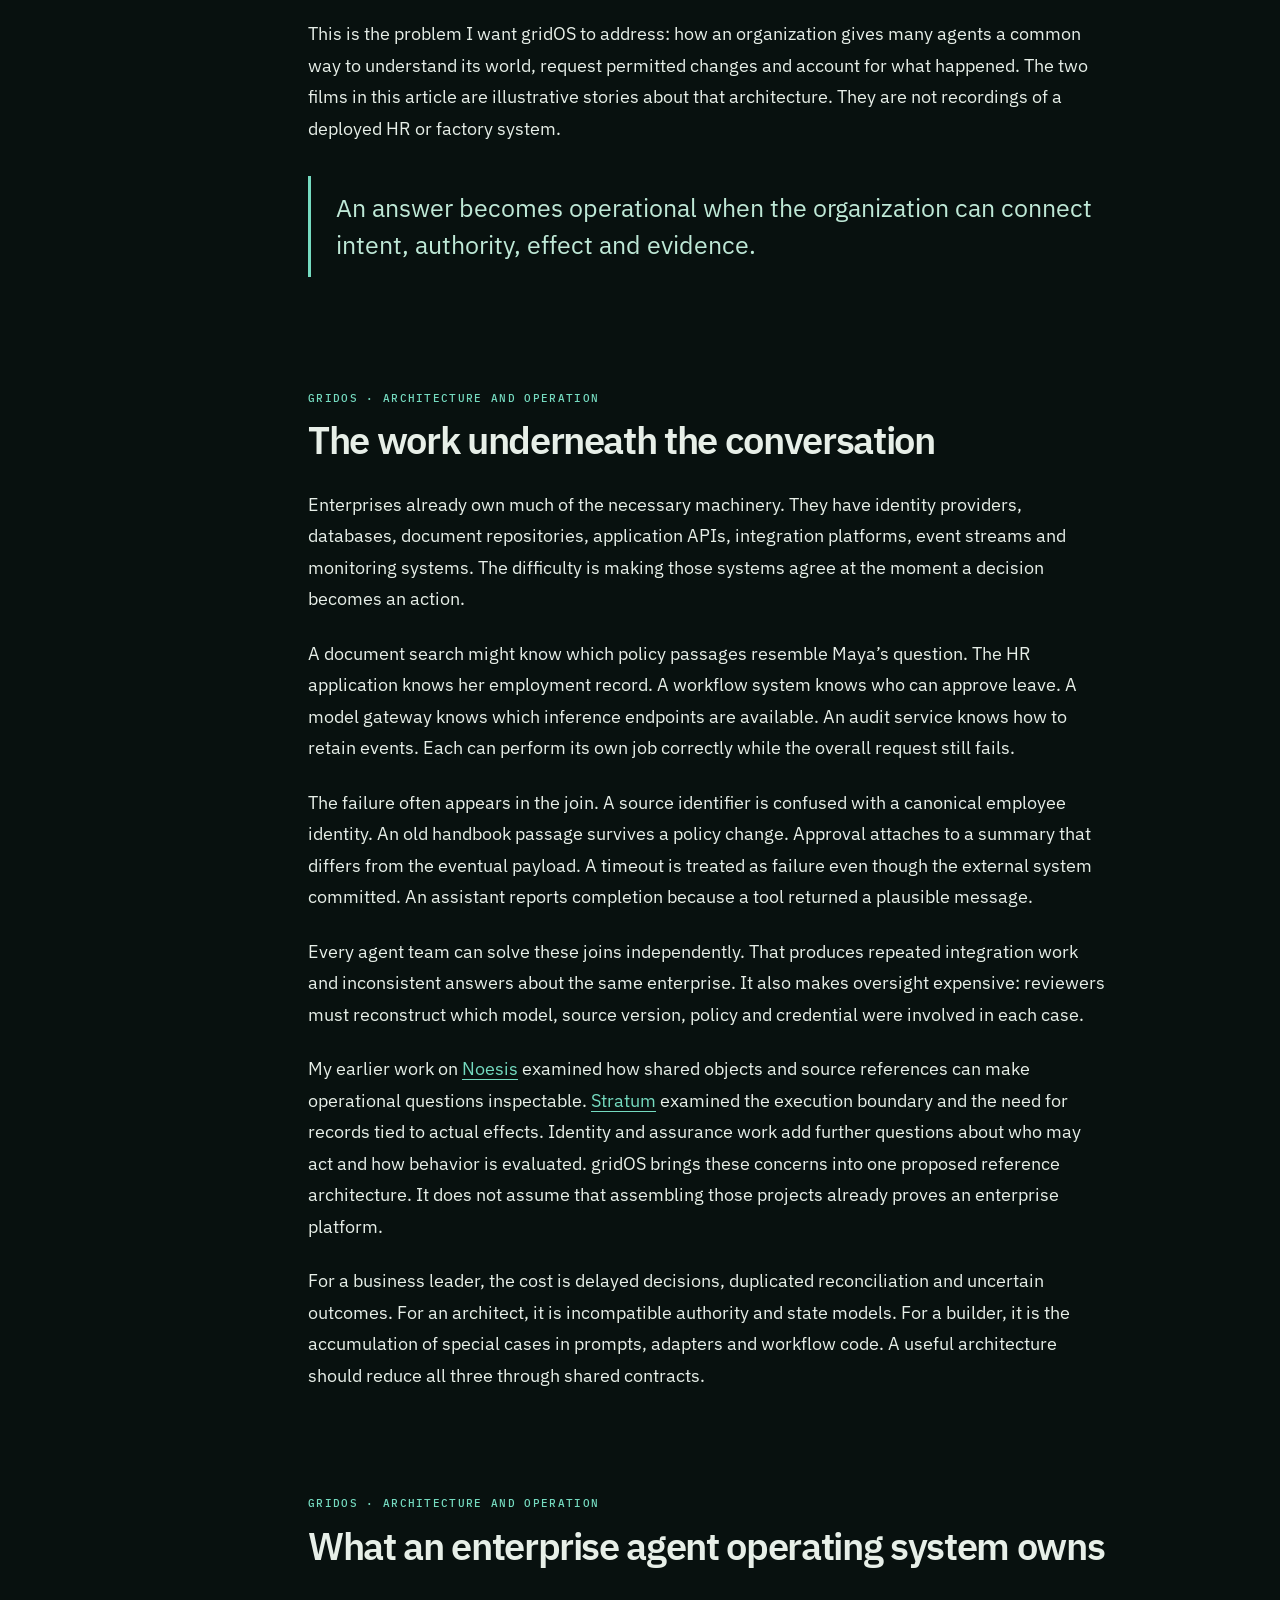
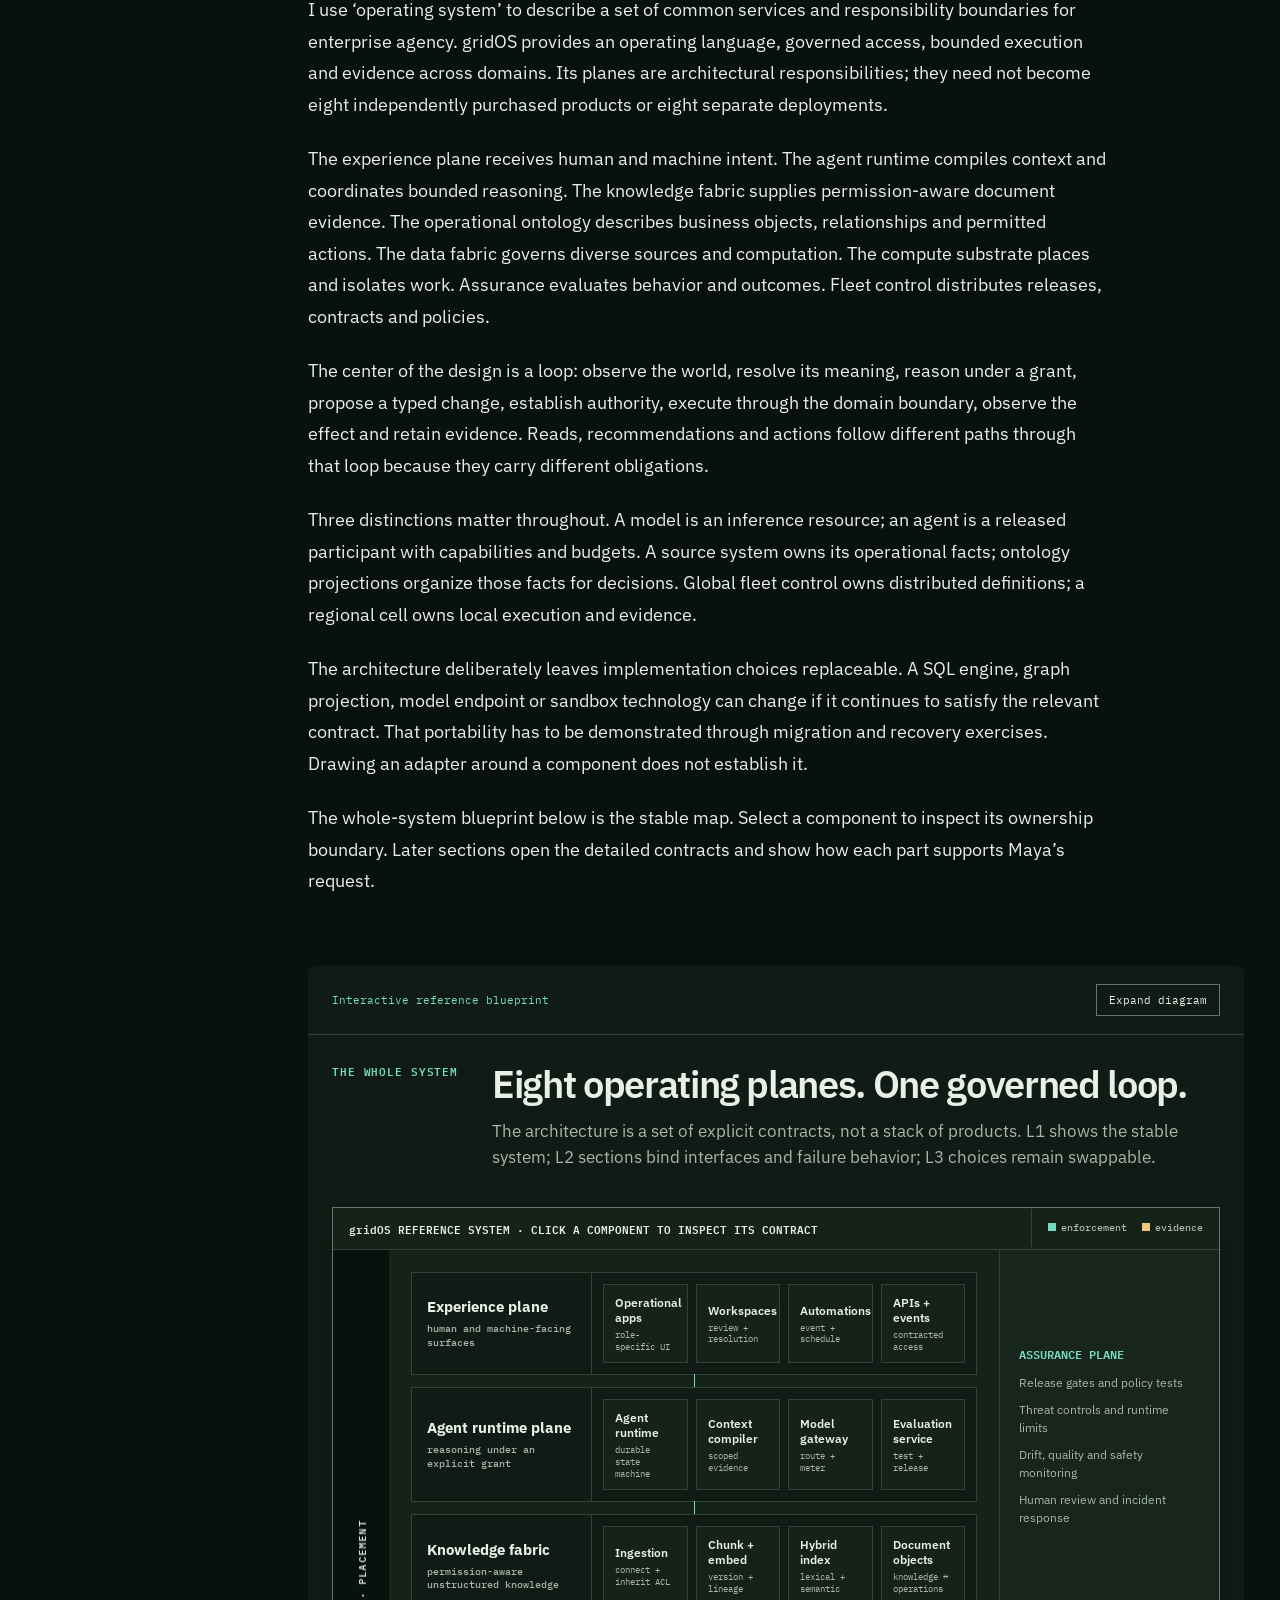
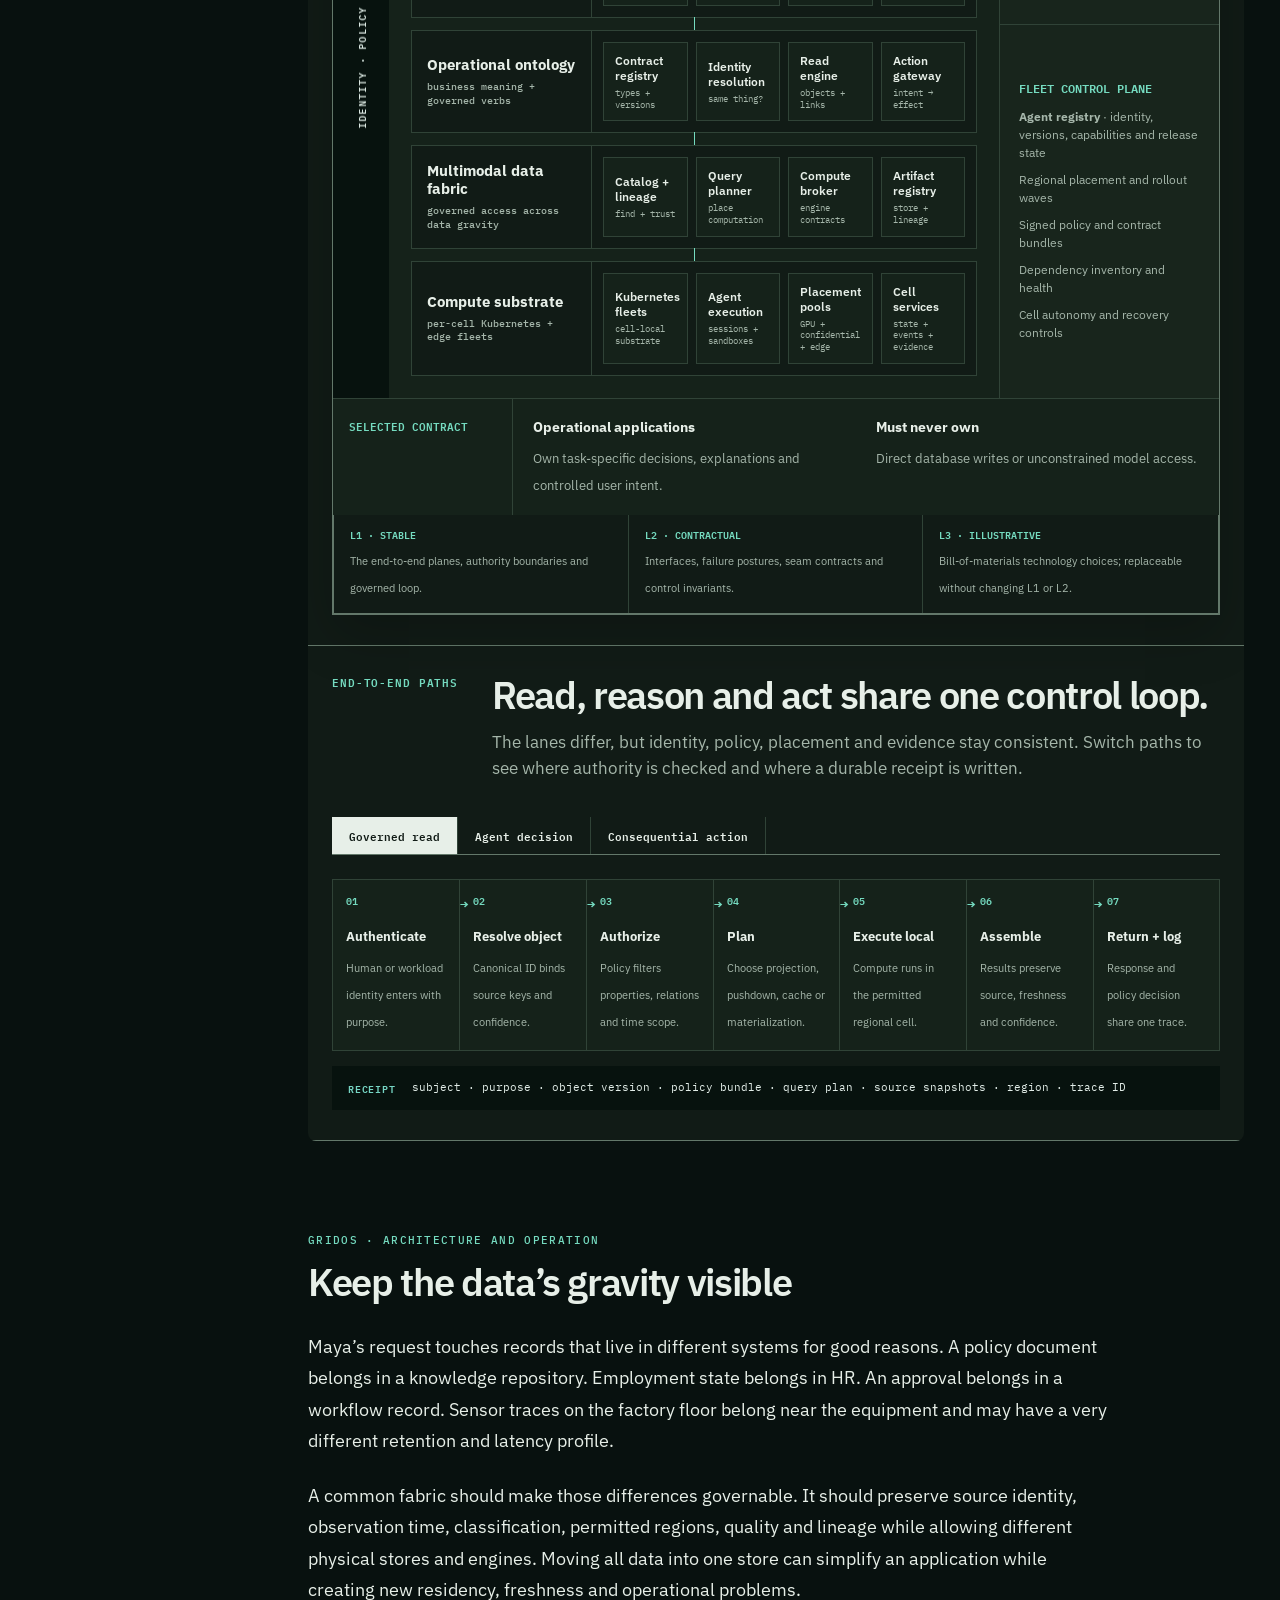
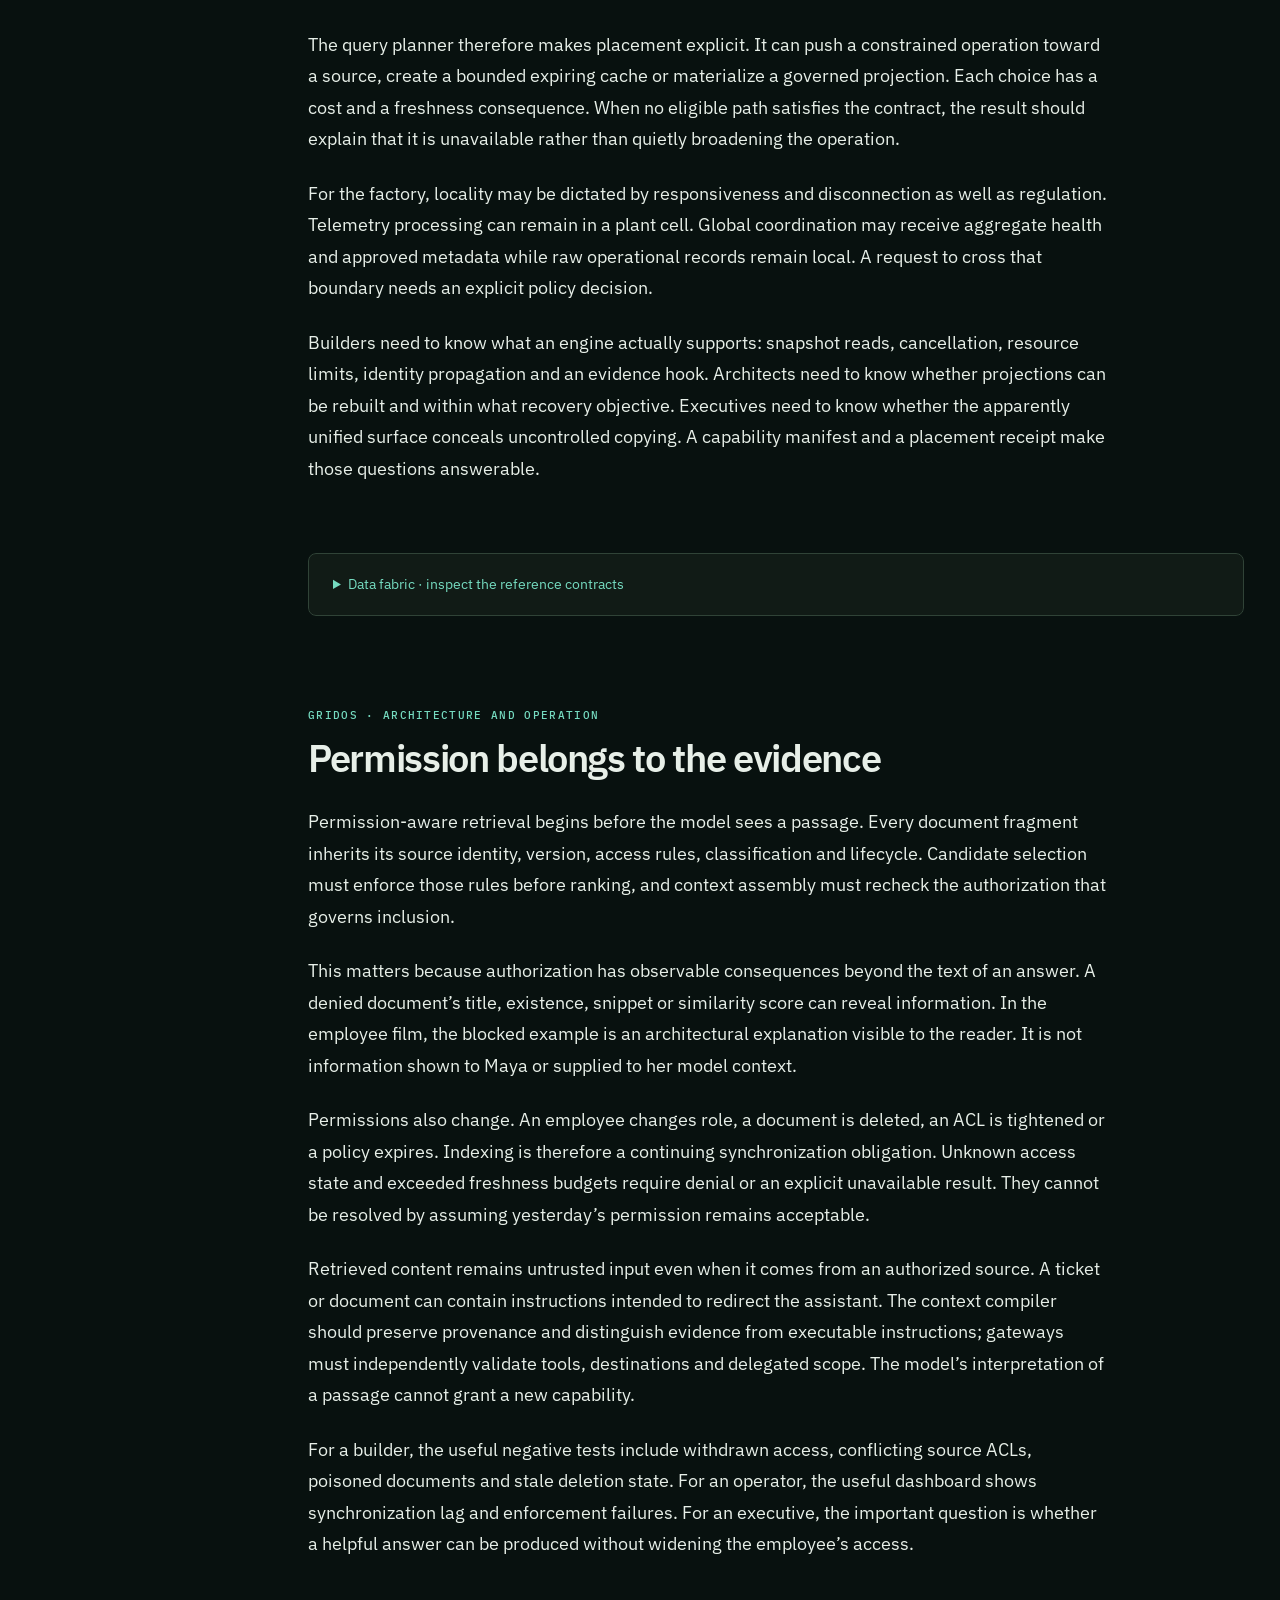
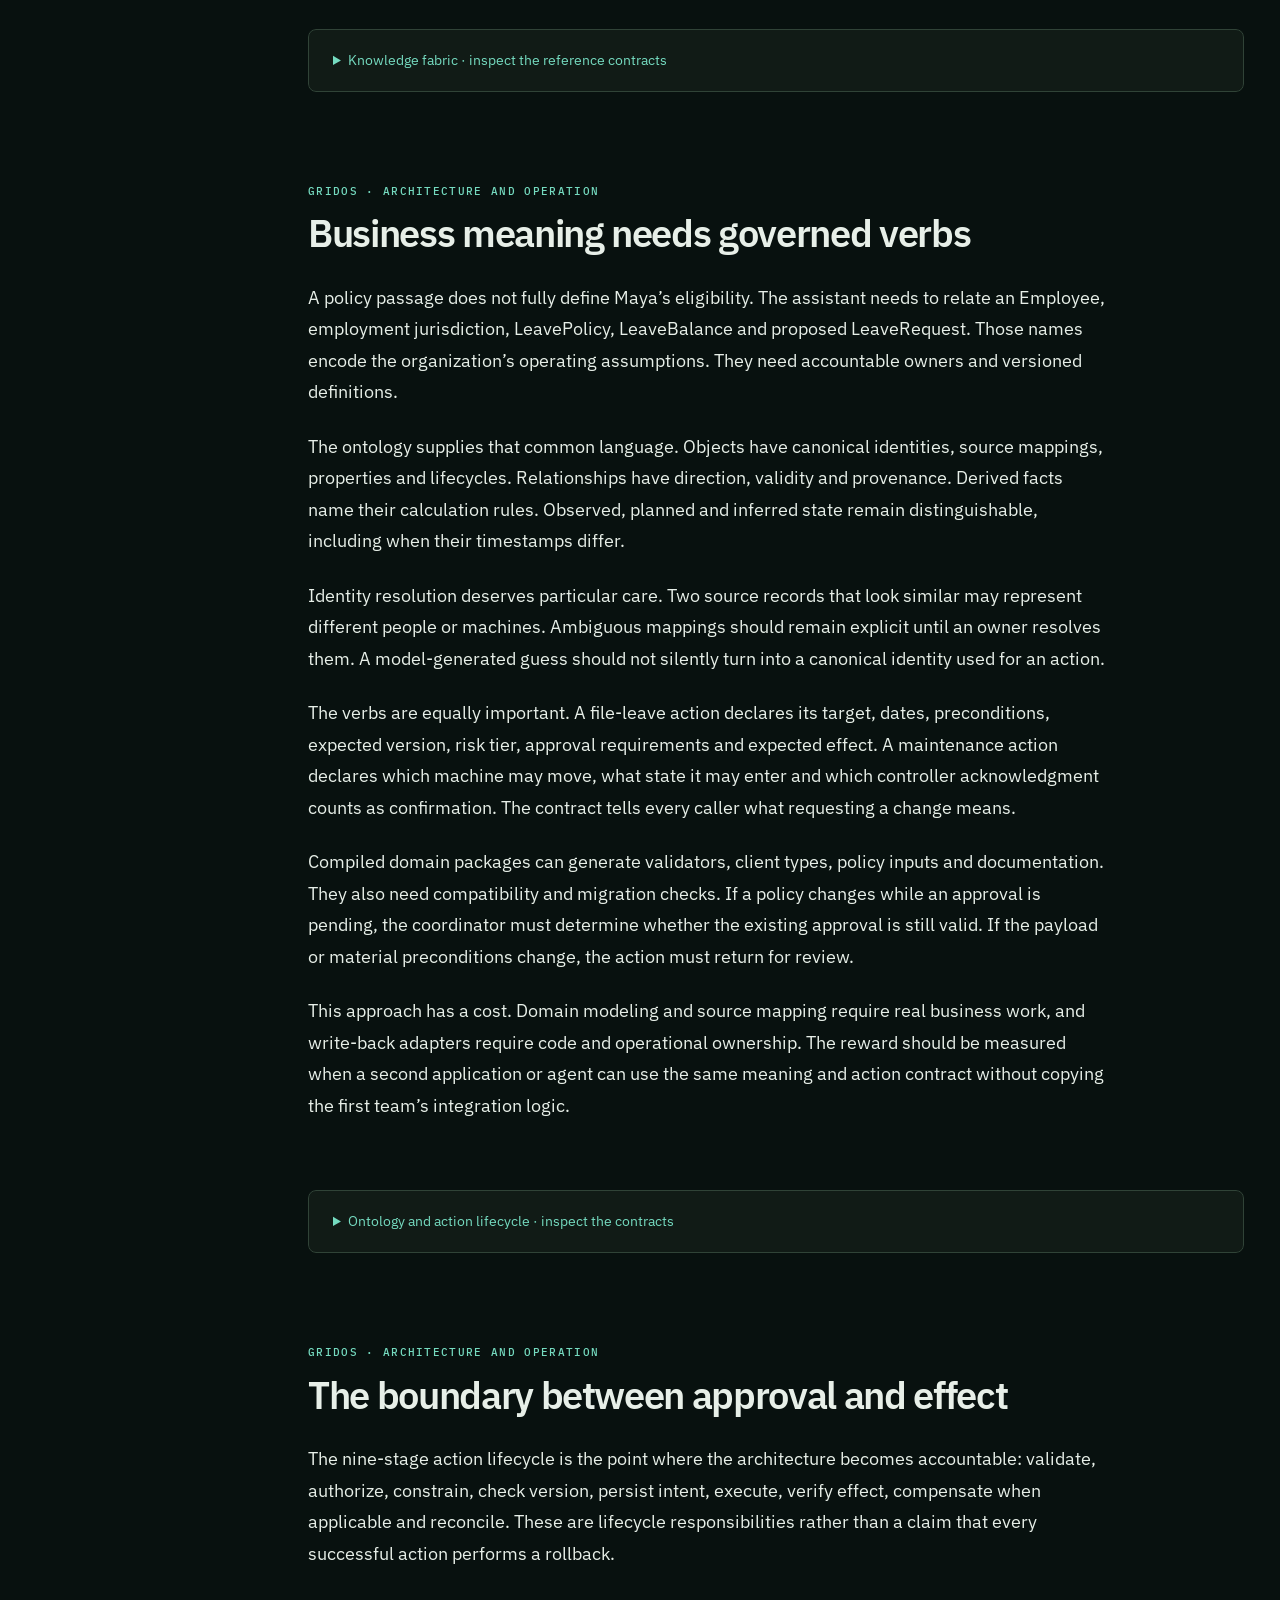
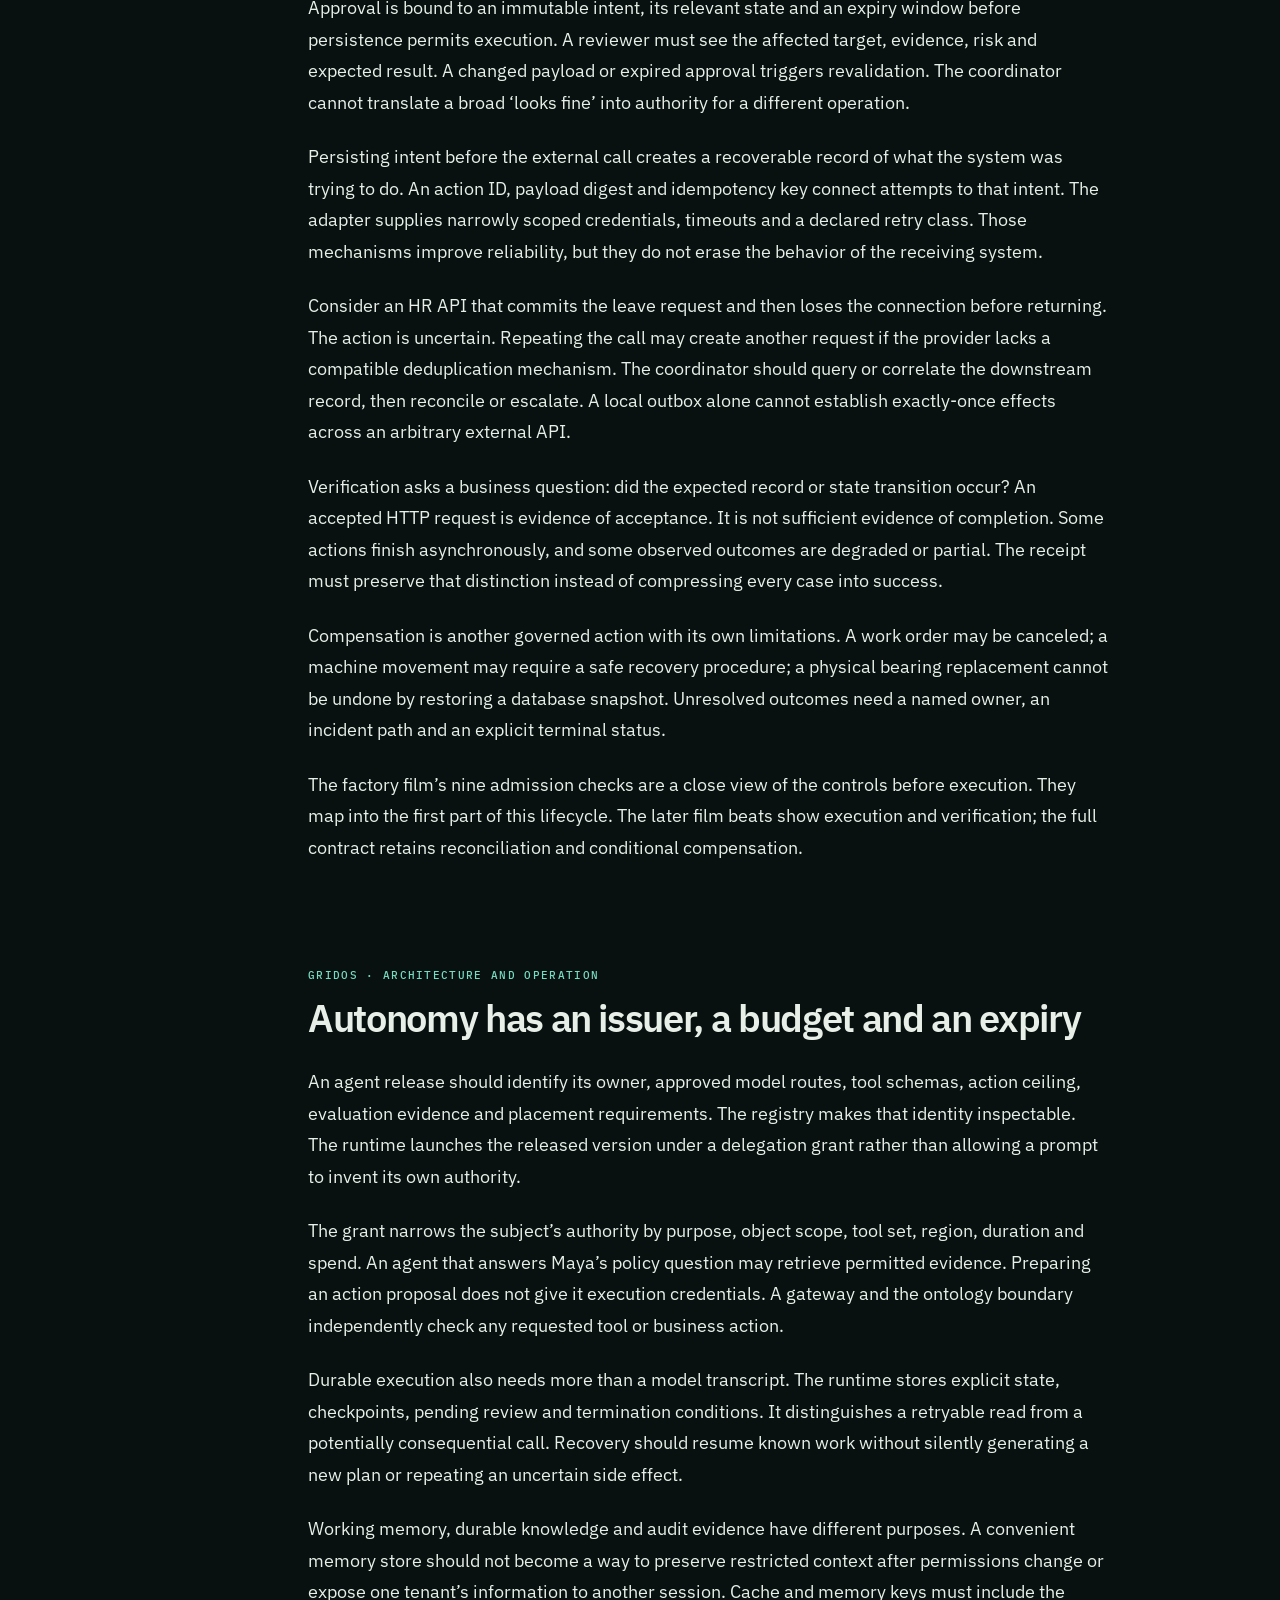
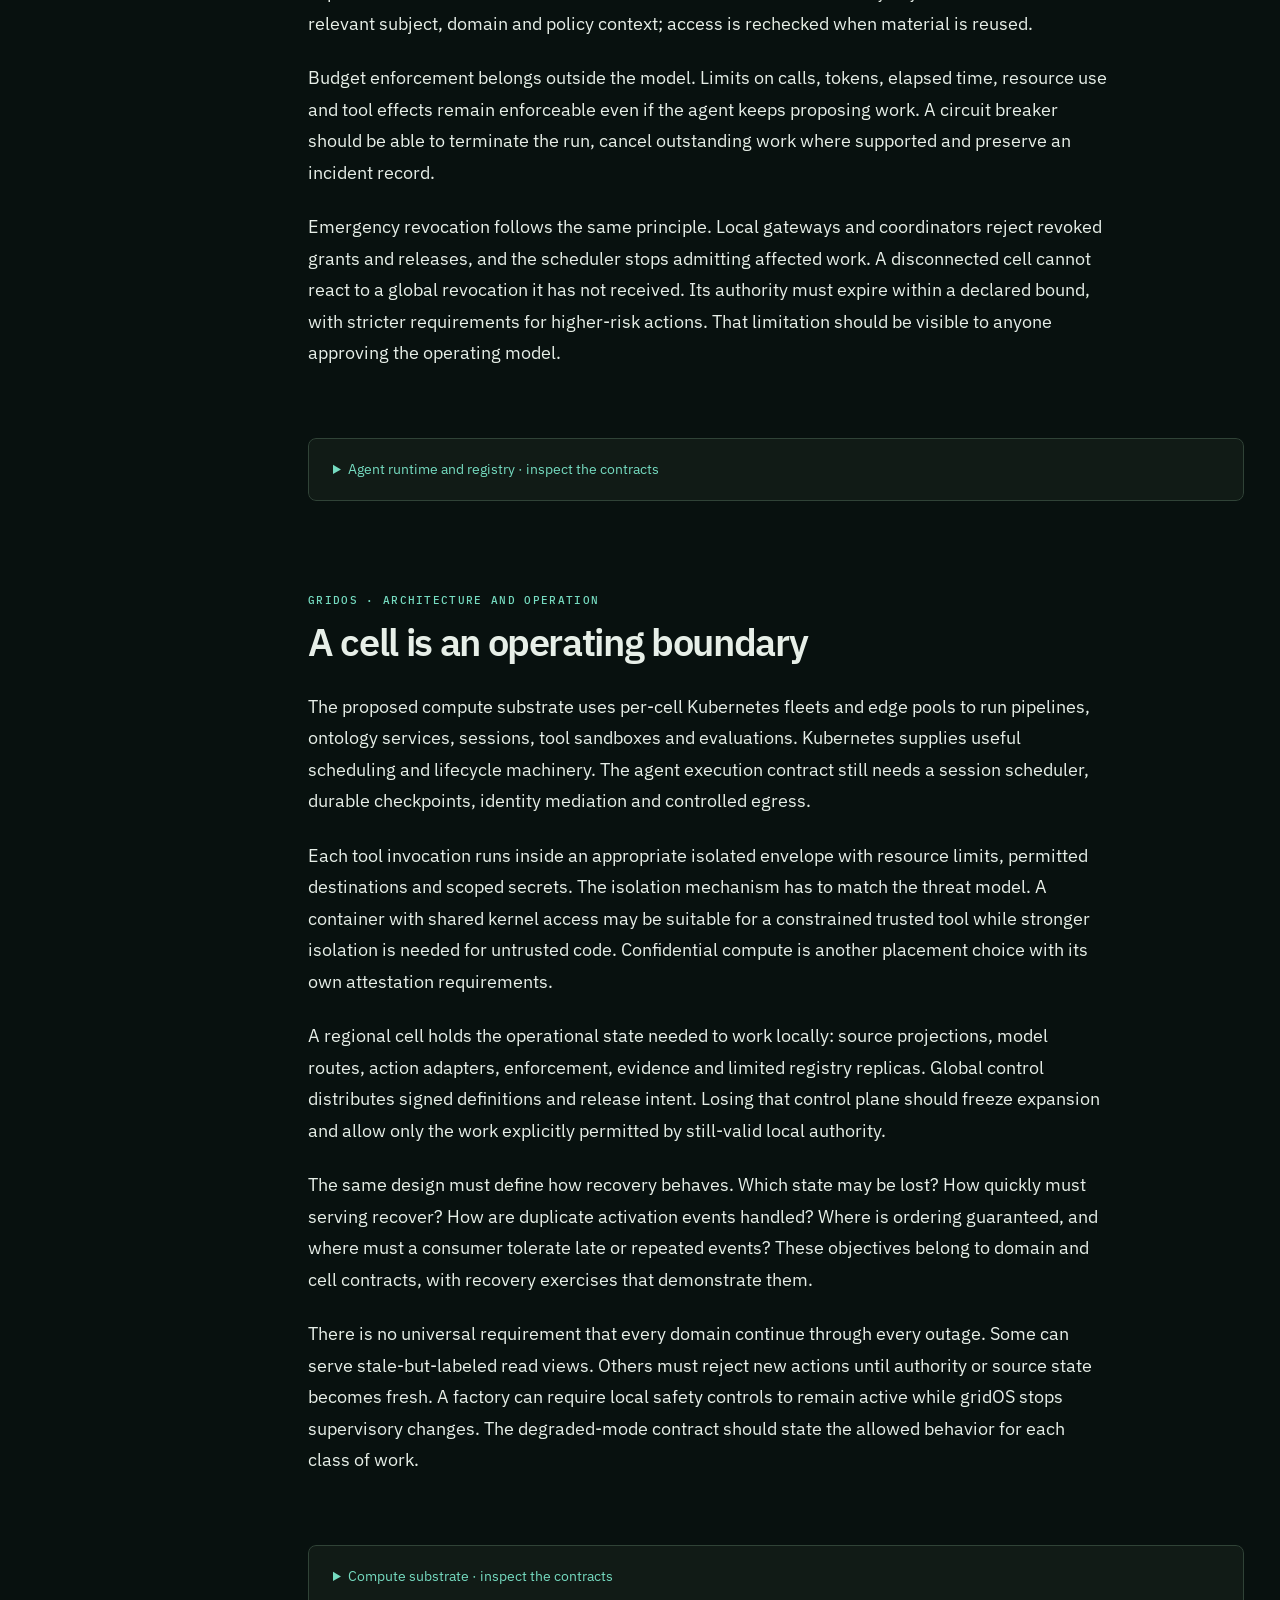
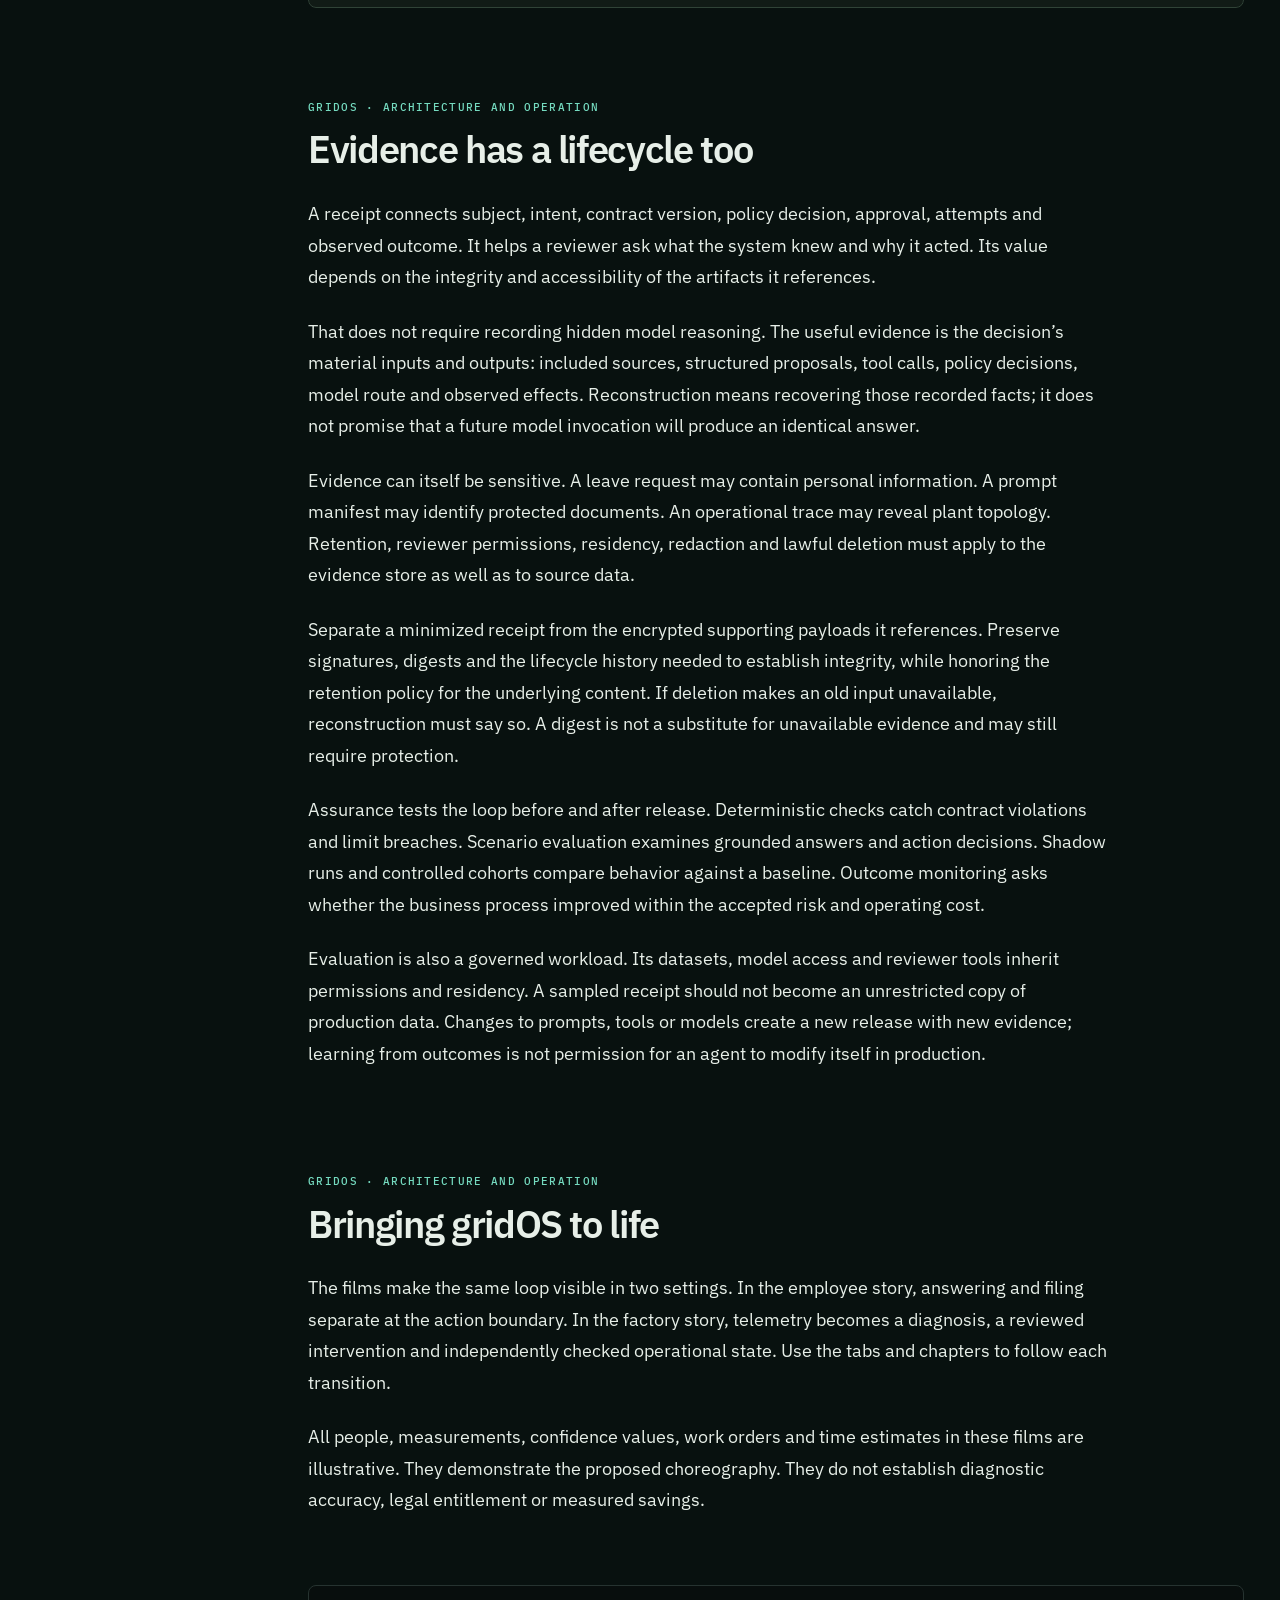
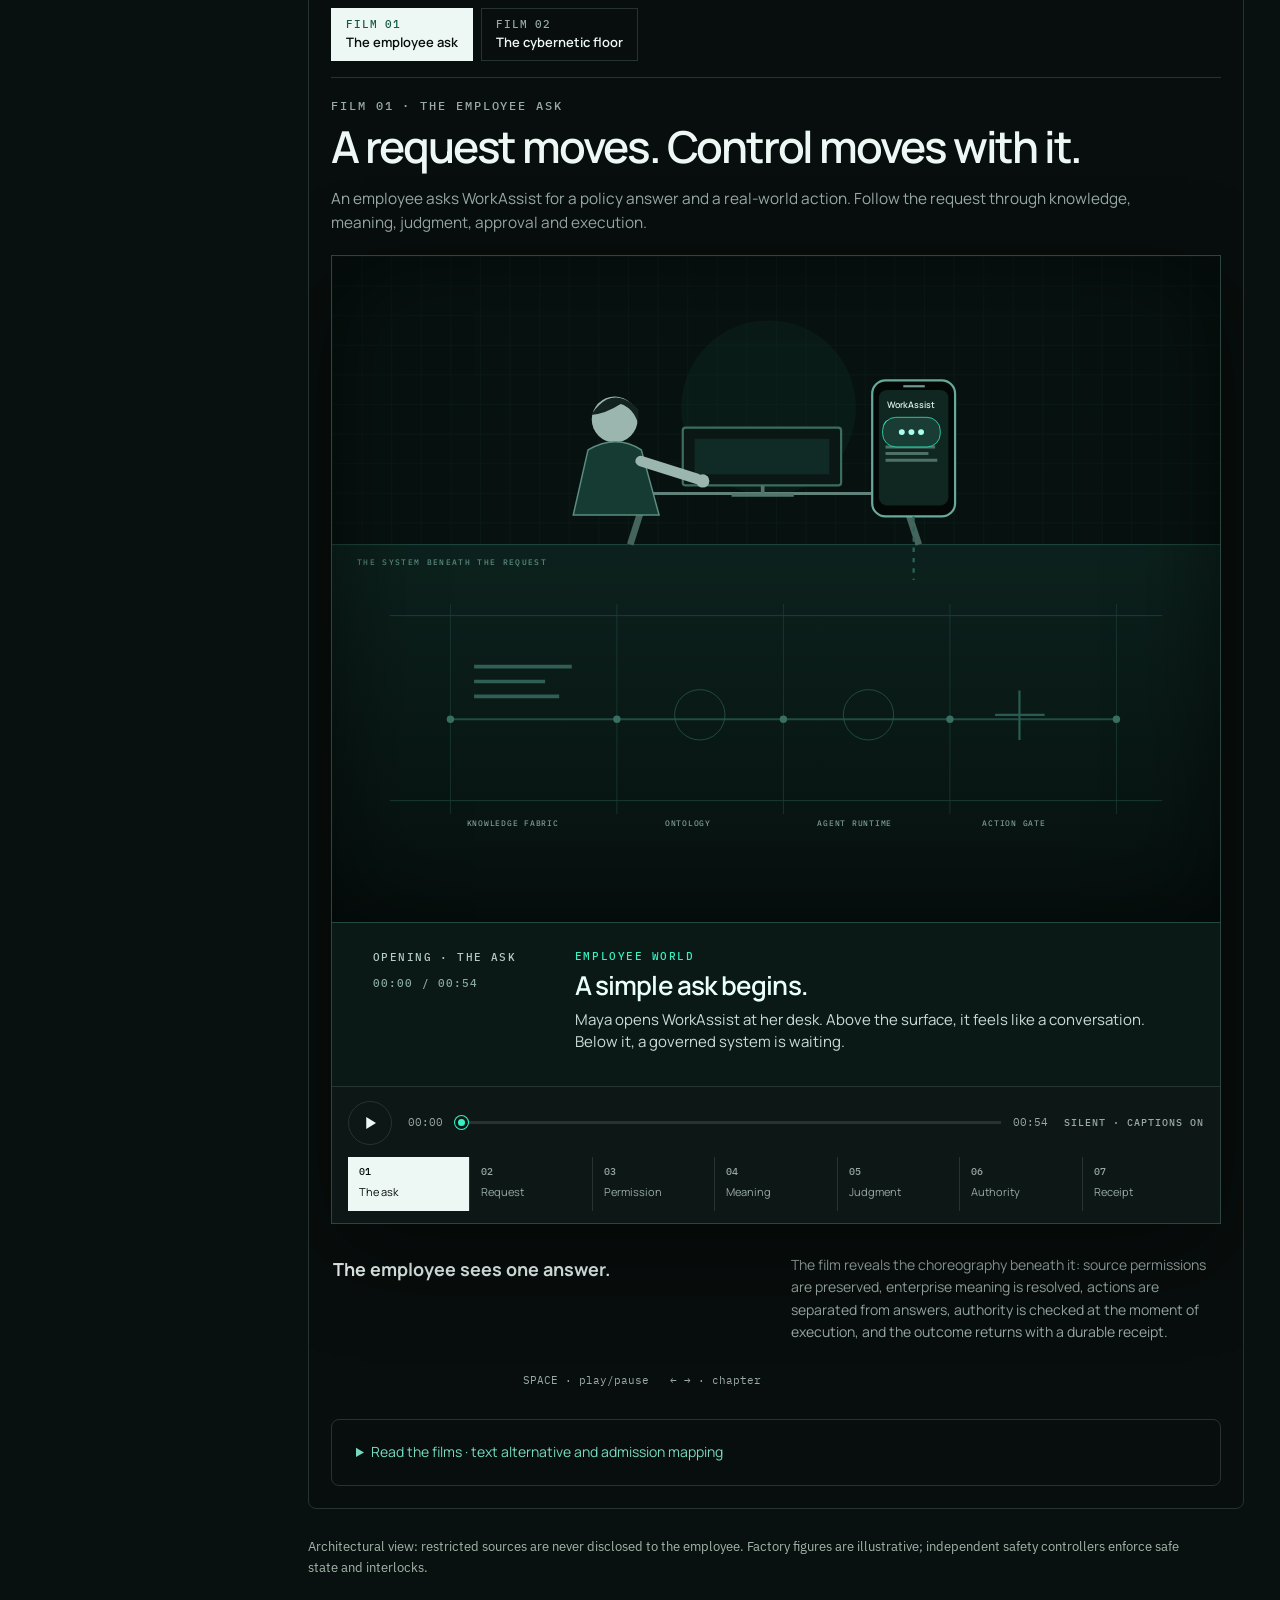
<file: gridos/index.html>
<!doctype html><html lang="en"><head><meta charset="utf-8"><meta name="viewport" content="width=device-width,initial-scale=1"><meta name="color-scheme" content="dark"><title>The Agent Answered. Did the Enterprise Act? · gridOS · Tanvir Ahmed</title><meta name="description" content="A reference architecture for enterprise agents: shared business meaning, bounded authority, regional execution and verified outcomes. Explore the gridOS blueprint and two animated scenarios."><link rel="canonical" href="https://mailtotanvir.github.io/gridos/"><meta property="og:type" content="article"><meta property="og:title" content="The Agent Answered. Did the Enterprise Act?"><meta property="og:description" content="gridOS: an enterprise agent operating architecture, with an interactive blueprint and two illustrative films."><meta property="og:url" content="https://mailtotanvir.github.io/gridos/"><meta property="og:image" content="https://mailtotanvir.github.io/gridos/assets/social.png"><meta name="twitter:card" content="summary_large_image"><meta name="author" content="Tanvir Ahmed"><meta property="article:published_time" content="2026-10-01"><link rel="preconnect" href="https://fonts.googleapis.com"><link rel="preconnect" href="https://fonts.gstatic.com" crossorigin><link href="https://fonts.googleapis.com/css2?family=IBM+Plex+Sans:wght@400;500;600;700&family=IBM+Plex+Mono:wght@400;500;600&family=Manrope:wght@400;500;600;700&display=swap" rel="stylesheet"><link rel="stylesheet" href="assets/blueprint.css"><link rel="stylesheet" href="assets/films.css"><link rel="stylesheet" href="assets/article.css"></head><body><a class="skip" href="#opening">Skip to article</a><div class="reading-progress" aria-hidden="true"></div><div class="reading-layout"><aside class="toc"><details open><summary>On this page</summary><nav aria-label="Article contents"><a href="#opening">The ordinary request</a><a href="#problem">The enterprise problem</a><a href="#thesis">The operating model</a><a href="#blueprint">Blueprint</a><a href="#fabric-story">Data and placement</a><a href="#knowledge-story">Permission-aware knowledge</a><a href="#meaning-story">Business meaning</a><a href="#action-story">Approval to effect</a><a href="#runtime-story">Bounded autonomy</a><a href="#cells-story">Regional cells</a><a href="#assurance-story">Evidence and assurance</a><a href="#bringing-to-life">Bringing gridOS to life</a><a href="#factory-boundary">The physical boundary</a><a href="#failure-story">When the loop breaks</a><a href="#adoption-story">What to build first</a><a href="#glossary">Glossary</a><a href="#references">References</a></nav><a class="back" href="../">← All publications</a></details></aside><main class="reading-main"><header class="article-hero"><a class="author" href="../">Tanvir Ahmed</a><p class="kicker">Enterprise Agent OS · Architectural Blueprint</p><h1>The agent answered.<br>Did the enterprise act?</h1><p class="deck">gridOS: shared meaning, bounded authority and verified outcomes for an enterprise of humans and agents.</p><div class="meta"><span>October 1, 2026</span><span>20+ minute deep dive</span><span>Proposed reference architecture</span></div><a class="hero-link" href="#blueprint">Explore the blueprint ↓</a><a class="hero-link" href="#bringing-to-life">Watch the scenarios ↓</a></header><aside class="tldr"><span class="kicker">TL;DR</span><p>Enterprise agents need a common contract for what things mean, who may change them and how an outcome is verified. gridOS organizes those responsibilities into a governed loop. This article follows one employee request, then tests the same architecture on a factory floor.</p></aside><div class="blueprint-host"><section class="essay" id="opening"><p class="kicker">gridOS · Architecture and operation</p><h2>One request. Two different promises.</h2><div class="prose"><p>Maya opens an employee assistant and types a sentence that sounds ordinary: ‘What is our Ontario parental leave policy? File my leave for March.’ A conversational interface can make those two requests feel like one task. To the enterprise, they are two different promises.</p><p>The first is a promise about an answer. The assistant should find the current policy, connect it to Maya’s employment context, explain what applies and show where the explanation came from. The second is a promise about a change. Someone must establish that Maya may request it, that the required reviewer approves the exact dates, that the HR system accepts the request and that the resulting record actually exists.</p><p>Between those promises sit permissions, business definitions, delegation, state, execution and evidence. A model can help interpret the sentence. It cannot supply all the institutional authority the sentence requires.</p><p>Now move the same question to a factory floor. A robotic arm starts vibrating outside its normal range. An agent retrieves maintenance history, relates the machine to the line and recommends an intervention. The operational promise becomes heavier: a work order, a bounded controller command, a technician’s physical work and confirmation that the line is safe to resume. The structure is recognizable, but the consequences and timing constraints have changed.</p><p>This is the problem I want gridOS to address: how an organization gives many agents a common way to understand its world, request permitted changes and account for what happened. The two films in this article are illustrative stories about that architecture. They are not recordings of a deployed HR or factory system.</p><blockquote>An answer becomes operational when the organization can connect intent, authority, effect and evidence.</blockquote></div></section><section class="essay" id="problem"><p class="kicker">gridOS · Architecture and operation</p><h2>The work underneath the conversation</h2><div class="prose"><p>Enterprises already own much of the necessary machinery. They have identity providers, databases, document repositories, application APIs, integration platforms, event streams and monitoring systems. The difficulty is making those systems agree at the moment a decision becomes an action.</p><p>A document search might know which policy passages resemble Maya’s question. The HR application knows her employment record. A workflow system knows who can approve leave. A model gateway knows which inference endpoints are available. An audit service knows how to retain events. Each can perform its own job correctly while the overall request still fails.</p><p>The failure often appears in the join. A source identifier is confused with a canonical employee identity. An old handbook passage survives a policy change. Approval attaches to a summary that differs from the eventual payload. A timeout is treated as failure even though the external system committed. An assistant reports completion because a tool returned a plausible message.</p><p>Every agent team can solve these joins independently. That produces repeated integration work and inconsistent answers about the same enterprise. It also makes oversight expensive: reviewers must reconstruct which model, source version, policy and credential were involved in each case.</p><p>My earlier work on <a href='../noesis/'>Noesis</a> examined how shared objects and source references can make operational questions inspectable. <a href='/stratum/blog.html'>Stratum</a> examined the execution boundary and the need for records tied to actual effects. Identity and assurance work add further questions about who may act and how behavior is evaluated. gridOS brings these concerns into one proposed reference architecture. It does not assume that assembling those projects already proves an enterprise platform.</p><p>For a business leader, the cost is delayed decisions, duplicated reconciliation and uncertain outcomes. For an architect, it is incompatible authority and state models. For a builder, it is the accumulation of special cases in prompts, adapters and workflow code. A useful architecture should reduce all three through shared contracts.</p></div></section><section class="essay" id="thesis"><p class="kicker">gridOS · Architecture and operation</p><h2>What an enterprise agent operating system owns</h2><div class="prose"><p>I use ‘operating system’ to describe a set of common services and responsibility boundaries for enterprise agency. gridOS provides an operating language, governed access, bounded execution and evidence across domains. Its planes are architectural responsibilities; they need not become eight independently purchased products or eight separate deployments.</p><p>The experience plane receives human and machine intent. The agent runtime compiles context and coordinates bounded reasoning. The knowledge fabric supplies permission-aware document evidence. The operational ontology describes business objects, relationships and permitted actions. The data fabric governs diverse sources and computation. The compute substrate places and isolates work. Assurance evaluates behavior and outcomes. Fleet control distributes releases, contracts and policies.</p><p>The center of the design is a loop: observe the world, resolve its meaning, reason under a grant, propose a typed change, establish authority, execute through the domain boundary, observe the effect and retain evidence. Reads, recommendations and actions follow different paths through that loop because they carry different obligations.</p><p>Three distinctions matter throughout. A model is an inference resource; an agent is a released participant with capabilities and budgets. A source system owns its operational facts; ontology projections organize those facts for decisions. Global fleet control owns distributed definitions; a regional cell owns local execution and evidence.</p><p>The architecture deliberately leaves implementation choices replaceable. A SQL engine, graph projection, model endpoint or sandbox technology can change if it continues to satisfy the relevant contract. That portability has to be demonstrated through migration and recovery exercises. Drawing an adapter around a component does not establish it.</p><p>The whole-system blueprint below is the stable map. Select a component to inspect its ownership boundary. Later sections open the detailed contracts and show how each part supports Maya’s request.</p></div></section><div class="bp-scope" id="blueprint"><div class="visual-heading"><span>Interactive reference blueprint</span><button id="expand-blueprint" type="button" aria-expanded="false">Expand diagram</button></div><section data-nav="system" id="system">
<div class="section-head"><div class="section-no">THE WHOLE SYSTEM</div><div class="section-title"><h2>Eight operating planes. One governed loop.</h2><p>The architecture is a set of explicit contracts, not a stack of products. L1 shows the stable system; L2 sections bind interfaces and failure behavior; L3 choices remain swappable.</p></div></div>
<div class="architecture">
<div class="arch-top"><p>gridOS REFERENCE SYSTEM · CLICK A COMPONENT TO INSPECT ITS CONTRACT</p><div class="arch-legend"><span><i class="dot"></i>enforcement</span><span><i class="dot warm"></i>evidence</span></div></div>
<div class="arch-body">
<div class="rail">identity · policy · placement</div>
<div class="stack">
<div class="layer"><div class="layer-label"><strong>Experience plane</strong><small>human and machine-facing surfaces</small></div><div class="nodes"><button class="node" data-never="Direct database writes or unconstrained model access." data-own="Task-specific decisions, explanations and controlled user intent." data-title="Operational applications" role="button" tabindex="0">Operational apps<small>role-specific UI</small></button><button class="node" data-never="Owning canonical business state." data-own="Collaborative investigation, review queues and approval context." data-title="Decision workspaces" role="button" tabindex="0">Workspaces<small>review + resolution</small></button><button class="node" data-never="Bypassing the same action controls used by interactive flows." data-own="Schedules, events and bounded workflow entry points." data-title="Automation triggers" role="button" tabindex="0">Automations<small>event + schedule</small></button><button class="node" data-never="Leaking internal object or storage representation." data-own="Stable APIs, event contracts and client-specific rate limits." data-title="External interfaces" role="button" tabindex="0">APIs + events<small>contracted access</small></button></div></div>
<div class="layer"><div class="layer-label"><strong>Agent runtime plane</strong><small>reasoning under an explicit grant</small></div><div class="nodes"><button class="node" data-never="Granting itself more data, tools or budget." data-own="Stateful plan–act–observe loops, retries and human checkpoints." data-title="Durable agent runtime" role="button" tabindex="0">Agent runtime<small>durable state machine</small></button><button class="node" data-never="Dumping an entire lake or index into a model prompt." data-own="A minimal, policy-filtered evidence packet with provenance." data-title="Context compiler" role="button" tabindex="0">Context compiler<small>scoped evidence</small></button><button class="node" data-never="Defining business authorization or executing side effects." data-own="Model routing, quota, redaction, caching and usage receipts." data-title="Model gateway" role="button" tabindex="0">Model gateway<small>route + meter</small></button><button class="node" data-never="Replacing domain-owner acceptance or production monitoring." data-own="Scenario suites, simulation, scorecards and release gates." data-title="Evaluation service" role="button" tabindex="0">Evaluation service<small>test + release</small></button></div></div>
<div class="layer"><div class="layer-label"><strong>Knowledge fabric</strong><small>permission-aware unstructured knowledge</small></div><div class="nodes"><button class="node" data-never="Dropping source permissions during indexing." data-own="Connector sync, source ACL capture, parsing and lifecycle events." data-title="Knowledge ingestion" role="button" tabindex="0">Ingestion<small>connect + inherit ACL</small></button><button class="node" data-never="Treating generated metadata as source truth." data-own="Versioned chunking, embedding and content derivation with lineage." data-title="Knowledge processing" role="button" tabindex="0">Chunk + embed<small>version + lineage</small></button><button class="node" data-never="Returning a result before caller ACLs are applied." data-own="Keyword, vector and structured retrieval under one permission filter." data-title="Hybrid knowledge index" role="button" tabindex="0">Hybrid index<small>lexical + semantic</small></button><button class="node" data-never="Replacing canonical operational objects with document guesses." data-own="Links from governed documents to objects, events and actions." data-title="Ontology-linked documents" role="button" tabindex="0">Document objects<small>knowledge ↔ operations</small></button></div></div>
<div class="layer"><div class="layer-label"><strong>Operational ontology</strong><small>business meaning + governed verbs</small></div><div class="nodes"><button class="node" data-never="Becoming the system of record for every source field." data-own="Versioned object, relation, policy, event and action contracts." data-title="Contract registry and compiler" role="button" tabindex="0">Contract registry<small>types + versions</small></button><button class="node" data-never="Silently merging ambiguous real-world entities." data-own="Canonical object identity, source keys and confidence evidence." data-title="Identity resolution" role="button" tabindex="0">Identity resolution<small>same thing?</small></button><button class="node" data-never="Inventing values that source lineage cannot explain." data-own="Policy-aware object reads, links, history and subscriptions." data-title="Projection and query engine" role="button" tabindex="0">Read engine<small>objects + links</small></button><button class="node" data-never="Claiming success before downstream effect is verified." data-own="Validated intent, authorization, approval and durable execution." data-title="Action gateway" role="button" tabindex="0">Action gateway<small>intent → effect</small></button></div></div>
<div class="layer"><div class="layer-label"><strong>Multimodal data fabric</strong><small>governed access across data gravity</small></div><div class="nodes"><button class="node" data-never="Treating registration as evidence that data is usable." data-own="Data contracts, ownership, classification, quality and lineage." data-title="Catalog and lineage" role="button" tabindex="0">Catalog + lineage<small>find + trust</small></button><button class="node" data-never="Claiming every source can be queried with equal freshness or cost." data-own="Choose pushdown, cache, materialize or reject from policy and SLO." data-title="Federated query planner" role="button" tabindex="0">Query planner<small>place computation</small></button><button class="node" data-never="Allowing arbitrary containers or engines into protected zones." data-own="Governed execution across engines with capability manifests." data-title="Compute broker" role="button" tabindex="0">Compute broker<small>engine contracts</small></button><button class="node" data-never="Operating production model serving or agent routing." data-own="Versioned datasets, features, models, media and derived artifacts." data-title="Artifact registry" role="button" tabindex="0">Artifact registry<small>store + lineage</small></button></div></div>
<div class="layer"><div class="layer-label"><strong>Compute substrate</strong><small>per-cell Kubernetes + edge fleets</small></div><div class="nodes"><button class="node" data-never="Acting as the business authorization layer." data-own="Common placement and isolation substrate for pipelines, serving, agents and evaluations." data-title="Per-cell Kubernetes fleets" role="button" tabindex="0">Kubernetes fleets<small>cell-local substrate</small></button><button class="node" data-never="Reusing ambient credentials across tool calls." data-own="Session scheduling, isolated tool sandboxes, checkpoints and controlled egress." data-title="Agent execution plane" role="button" tabindex="0">Agent execution<small>sessions + sandboxes</small></button><button class="node" data-never="Moving a workload outside its declared cell or trust boundary." data-own="Place latency-, GPU- and confidential-compute workloads on eligible nodes." data-title="Edge and accelerated pools" role="button" tabindex="0">Placement pools<small>GPU + confidential + edge</small></button><button class="node" data-never="Depending on global control to execute already-admitted local work safely." data-own="Persistence, events, workflows and correlated operational evidence." data-title="Cell platform services" role="button" tabindex="0">Cell services<small>state + events + evidence</small></button></div></div>
</div>
<aside class="evidence-rail"><div class="side-plane"><b>ASSURANCE PLANE</b><ul><li>Release gates and policy tests</li><li>Threat controls and runtime limits</li><li>Drift, quality and safety monitoring</li><li>Human review and incident response</li></ul></div><div class="side-plane"><b>FLEET CONTROL PLANE</b><ul><li><strong>Agent registry</strong> · identity, versions, capabilities and release state</li><li>Regional placement and rollout waves</li><li>Signed policy and contract bundles</li><li>Dependency inventory and health</li><li>Cell autonomy and recovery controls</li></ul></div></aside>
</div>
<div aria-live="polite" class="focus-panel"><b>SELECTED CONTRACT</b><div class="focus-content"><div><strong id="focus-title">Operational applications</strong><span id="focus-own">Own task-specific decisions, explanations and controlled user intent.</span></div><div><strong>Must never own</strong><span id="focus-never">Direct database writes or unconstrained model access.</span></div></div></div>
<div aria-label="Architecture level legend" class="level-legend"><div class="level"><b>L1 · STABLE</b><span>The end-to-end planes, authority boundaries and governed loop.</span></div><div class="level"><b>L2 · CONTRACTUAL</b><span>Interfaces, failure postures, seam contracts and control invariants.</span></div><div class="level"><b>L3 · ILLUSTRATIVE</b><span>Bill-of-materials technology choices; replaceable without changing L1 or L2.</span></div></div>
</div>
</section><section data-nav="paths" id="paths">
<div class="section-head"><div class="section-no">END-TO-END PATHS</div><div class="section-title"><h2>Read, reason and act share one control loop.</h2><p>The lanes differ, but identity, policy, placement and evidence stay consistent. Switch paths to see where authority is checked and where a durable receipt is written.</p></div></div>
<div aria-label="Governed paths" class="flow-picker" role="tablist"><button aria-selected="true" class="active" data-path="read" role="tab">Governed read</button><button aria-selected="false" data-path="reason" role="tab">Agent decision</button><button aria-selected="false" data-path="act" role="tab">Consequential action</button></div>
<div class="pathway active" id="path-read"><div class="pathline"><div class="path-step"><i>01</i><b>Authenticate</b><span>Human or workload identity enters with purpose.</span></div><div class="path-step"><i>02</i><b>Resolve object</b><span>Canonical ID binds source keys and confidence.</span></div><div class="path-step"><i>03</i><b>Authorize</b><span>Policy filters properties, relations and time scope.</span></div><div class="path-step"><i>04</i><b>Plan</b><span>Choose projection, pushdown, cache or materialization.</span></div><div class="path-step"><i>05</i><b>Execute local</b><span>Compute runs in the permitted regional cell.</span></div><div class="path-step"><i>06</i><b>Assemble</b><span>Results preserve source, freshness and confidence.</span></div><div class="path-step"><i>07</i><b>Return + log</b><span>Response and policy decision share one trace.</span></div></div><div class="receipt"><b>RECEIPT</b><span>subject · purpose · object version · policy bundle · query plan · source snapshots · region · trace ID</span></div></div>
<div class="pathway" id="path-reason"><div class="pathline"><div class="path-step"><i>01</i><b>Mint grant</b><span>Scope, tools, spend, duration and autonomy are bounded.</span></div><div class="path-step"><i>02</i><b>Compile context</b><span>Retrieve only policy-visible evidence with citations.</span></div><div class="path-step"><i>03</i><b>Route model</b><span>Select an eligible endpoint by data class and SLO.</span></div><div class="path-step"><i>04</i><b>Propose</b><span>Structured output is schema-validated and grounded.</span></div><div class="path-step"><i>05</i><b>Evaluate</b><span>Rules, risk score and scenario checks shape next step.</span></div><div class="path-step"><i>06</i><b>Checkpoint</b><span>Required human review receives complete decision context.</span></div><div class="path-step"><i>07</i><b>Return + log</b><span>Evidence, model usage and decision are correlated.</span></div></div><div class="receipt"><b>RECEIPT</b><span>delegation · context manifest · model route · prompt package · tool calls · evaluation results · reviewer decision</span></div></div>
<div class="pathway" id="path-act"><div class="pathline"><div class="path-step"><i>01</i><b>Declare intent</b><span>Typed action, target, expected version and reason.</span></div><div class="path-step"><i>02</i><b>Validate</b><span>Schema, domain invariant and current object state.</span></div><div class="path-step"><i>03</i><b>Authorize</b><span>Identity, delegation, purpose and risk tier.</span></div><div class="path-step"><i>04</i><b>Approve</b><span>Independent review when the action tier requires it.</span></div><div class="path-step"><i>05</i><b>Persist intent</b><span>Idempotency key and outbox record commit first.</span></div><div class="path-step"><i>06</i><b>Execute + verify</b><span>Adapter changes the source and confirms effect.</span></div><div class="path-step"><i>07</i><b>Reconcile</b><span>Projection, event and evidence converge or escalate.</span></div></div><div class="receipt"><b>RECEIPT</b><span>intent · preconditions · policy decision · approval · idempotency key · adapter result · observed effect · compensation state</span></div></div>
</section></div><section class="essay" id="fabric-story"><p class="kicker">gridOS · Architecture and operation</p><h2>Keep the data’s gravity visible</h2><div class="prose"><p>Maya’s request touches records that live in different systems for good reasons. A policy document belongs in a knowledge repository. Employment state belongs in HR. An approval belongs in a workflow record. Sensor traces on the factory floor belong near the equipment and may have a very different retention and latency profile.</p><p>A common fabric should make those differences governable. It should preserve source identity, observation time, classification, permitted regions, quality and lineage while allowing different physical stores and engines. Moving all data into one store can simplify an application while creating new residency, freshness and operational problems.</p><p>The query planner therefore makes placement explicit. It can push a constrained operation toward a source, create a bounded expiring cache or materialize a governed projection. Each choice has a cost and a freshness consequence. When no eligible path satisfies the contract, the result should explain that it is unavailable rather than quietly broadening the operation.</p><p>For the factory, locality may be dictated by responsiveness and disconnection as well as regulation. Telemetry processing can remain in a plant cell. Global coordination may receive aggregate health and approved metadata while raw operational records remain local. A request to cross that boundary needs an explicit policy decision.</p><p>Builders need to know what an engine actually supports: snapshot reads, cancellation, resource limits, identity propagation and an evidence hook. Architects need to know whether projections can be rebuilt and within what recovery objective. Executives need to know whether the apparently unified surface conceals uncontrolled copying. A capability manifest and a placement receipt make those questions answerable.</p></div></section><div class="bp-scope"><details class="reference"><summary>Data fabric · inspect the reference contracts</summary><section data-nav="fabric" id="fabric">
<div class="section-head"><div class="section-no">DATA FABRIC · L2 CONTRACTS</div><div class="section-title"><h2>Move computation before moving protected data.</h2><p>The fabric makes diverse data and compute governable without pretending that location, freshness and cost disappear. Every access path chooses a declared data-gravity tier.</p></div></div>
<div class="domain-entry"><div><h3>Multimodal data is a placement problem.</h3><p>Tables, documents, streams, images, audio, geo, time-series and model artifacts keep their native strengths. Shared metadata, identity, policy and evidence make them one governed surface; they do not require one physical store.</p></div><div class="contract-box"><b>CORE CONTRACT</b><p>Every product publishes schema, owner, classification, lineage, quality, retention, freshness target, query capabilities and permitted regions.</p></div></div>
<div class="blueprint">
<article class="bp-card wide signal"><span class="tag">Control</span><h3>Catalog, policy and placement authority</h3><p>Signed metadata and policy bundles declare where data may live, which engines may touch it, and what evidence each execution must emit.</p></article>
<article class="bp-card wide"><span class="tag">Ingress</span><h3>Connectors + change capture</h3><p>Batch, event and change streams land with source sequence, contract version, classification and replay position intact.</p></article>
<article class="bp-card"><span class="tag">Storage</span><h3>Open table layer</h3><p>Immutable files plus transactional table metadata, schema evolution, snapshots and time travel.</p></article>
<article class="bp-card"><span class="tag">Storage</span><h3>Serving projections</h3><p>Search, vector, graph, time-series, geo and key-value views rebuilt from governed sources.</p></article>
<article class="bp-card"><span class="tag">Compute</span><h3>Engine marketplace</h3><p>SQL, stream, ML, media and accelerated runtimes advertise signed capability manifests.</p></article>
<article class="bp-card"><span class="tag">Compute</span><h3>Execution broker</h3><p>Chooses eligible engine and cell; applies quotas, sandbox profile, egress rules and evidence hooks.</p></article>
<article class="bp-card"><span class="tag">Planning</span><h3>Pushdown</h3><p>Send a constrained operation to the source when capability and policy allow.</p></article>
<article class="bp-card"><span class="tag">Planning</span><h3>Ephemeral cache</h3><p>Copy a bounded, expiring slice when repeated use justifies it.</p></article>
<article class="bp-card"><span class="tag">Planning</span><h3>Materialization</h3><p>Create a governed data product with owner, lineage, quality and lifecycle.</p></article>
<article class="bp-card"><span class="tag">Planning</span><h3>Reject</h3><p>Fail closed when residency, capability, freshness or cost cannot be honored.</p></article>
</div>
<div aria-label="Data fabric component decisions" class="component-lines">
<div class="component-row head"><div>Capability</div><div>Practical components</div><div>Enterprise contract to build</div><div>Decision</div></div>
<div class="component-row"><b>Object storage + tables</b><span>Object storage; open transactional table catalog</span><span>Classification-aware namespace, snapshot retention, lawful-hold and regional placement rules</span><span class="decision">Adopt + extend</span></div>
<div class="component-row"><b>Batch + stream compute</b><span>Batch engine; stream runtime; federated query engine</span><span>Capability manifest, workload identity, quota, data egress and evidence adapter</span><span class="decision">Adopt + broker</span></div>
<div class="component-row"><b>Catalog + lineage</b><span>Open metadata API; schema registry; lineage event standard</span><span>Metadata authority, ownership workflow, policy compiler and contract CI</span><span class="decision">Build contract</span></div>
<div class="component-row"><b>Specialized serving</b><span>Search index, vector engine, graph store, geo and time-series services</span><span>Projection definitions, rebuildability, staleness budgets and source traceability</span><span class="decision">Adopt per need</span></div>
<div class="component-row"><b>Model artifacts</b><span>Artifact store, package signing, feature registry and experiment metadata</span><span>Lineage from training snapshot to approved version; serving remains in the agent runtime plane</span><span class="decision">Share registry</span></div>
</div>
</section></details></div><section class="essay" id="knowledge-story"><p class="kicker">gridOS · Architecture and operation</p><h2>Permission belongs to the evidence</h2><div class="prose"><p>Permission-aware retrieval begins before the model sees a passage. Every document fragment inherits its source identity, version, access rules, classification and lifecycle. Candidate selection must enforce those rules before ranking, and context assembly must recheck the authorization that governs inclusion.</p><p>This matters because authorization has observable consequences beyond the text of an answer. A denied document’s title, existence, snippet or similarity score can reveal information. In the employee film, the blocked example is an architectural explanation visible to the reader. It is not information shown to Maya or supplied to her model context.</p><p>Permissions also change. An employee changes role, a document is deleted, an ACL is tightened or a policy expires. Indexing is therefore a continuing synchronization obligation. Unknown access state and exceeded freshness budgets require denial or an explicit unavailable result. They cannot be resolved by assuming yesterday’s permission remains acceptable.</p><p>Retrieved content remains untrusted input even when it comes from an authorized source. A ticket or document can contain instructions intended to redirect the assistant. The context compiler should preserve provenance and distinguish evidence from executable instructions; gateways must independently validate tools, destinations and delegated scope. The model’s interpretation of a passage cannot grant a new capability.</p><p>For a builder, the useful negative tests include withdrawn access, conflicting source ACLs, poisoned documents and stale deletion state. For an operator, the useful dashboard shows synchronization lag and enforcement failures. For an executive, the important question is whether a helpful answer can be produced without widening the employee’s access.</p></div></section><div class="bp-scope"><details class="reference"><summary>Knowledge fabric · inspect the reference contracts</summary><section data-nav="knowledge" id="knowledge">
<div class="section-head"><div class="section-no">KNOWLEDGE FABRIC · L2 CONTRACTS</div><div class="section-title"><h2>Unstructured knowledge becomes governed operational context.</h2><p>The knowledge fabric docks between the data plane and the ontology. It serves the runtime’s retrieval path without turning documents into an ungoverned shadow database.</p></div></div>
<div class="domain-entry"><div><h3>The load-bearing rule is permission-aware retrieval.</h3><p>Every indexed fragment inherits its source-system access controls, classification, residency and retention. The caller’s delegated identity is evaluated before ranking and again before assembly. Losing source ACLs during indexing is a critical enterprise RAG failure mode this architecture defends against.</p></div><div class="contract-box"><b>RETRIEVAL CONTRACT</b><p><code>subject + purpose + source ACL + object scope + region + freshness → permitted evidence + citations</code></p></div></div>
<div class="blueprint">
<article class="bp-card"><span class="tag">Ingress</span><h3>Knowledge connectors</h3><p>Sync documents, wikis, tickets, messages and records with source ID, version, ACL, owner and deletion signals intact.</p></article>
<article class="bp-card"><span class="tag">Processing</span><h3>Chunk + embed pipeline</h3><p>Parse, segment, enrich and embed under versioned recipes; preserve byte range, parent document and transform lineage.</p></article>
<article class="bp-card"><span class="tag">Serving</span><h3>Hybrid vector index</h3><p>Combine lexical, vector and metadata retrieval only after permission pre-filtering; rerank within the authorized candidate set.</p></article>
<article class="bp-card"><span class="tag">Semantics</span><h3>Document objects</h3><p>Represent approved documents as ontology-linked objects connected to people, policies, assets, cases and events.</p></article>
<article class="bp-card wide signal"><span class="tag">Runtime path</span><h3>Retrieve → filter → cite → compile</h3><p>The context compiler requests evidence with a delegation token; the fabric returns only authorized fragments, freshness and provenance. The final prompt manifest records every inclusion and exclusion rule.</p></article>
<article class="bp-card wide"><span class="tag">Lifecycle</span><h3>Freshness SLO + garbage collection</h3><p>Per-source lag budgets, tombstones, retention expiry and re-embedding migrations keep the index explainable and deletions complete.</p></article>
</div>
<div class="contract-grid">
<div class="contract-unit"><b>MECHANISM</b><p>ACL snapshots travel with each chunk; retrieval intersects source ACL, ontology policy and delegation scope before ranking.</p></div>
<div class="contract-unit"><b>PROOF</b><p>Negative corpus tests confirm a principal cannot infer document existence, title, snippet or embedding similarity outside scope.</p></div>
<div class="contract-unit"><b>FAILURE POSTURE</b><p>Unknown ACL, stale policy, missing deletion state or expired freshness causes deny or an explicit unavailable result—not best-effort recall.</p></div>
</div>
<article class="bp-card publication-contract"><h3>Untrusted evidence and tenant isolation</h3><p>Retrieved content cannot grant tools or credentials. Enforce source permissions before ranking and assembly; segregate tenant/domain caches and recheck reused context. Test prompt injection, ACL withdrawal and existence leakage.</p></article></section></details></div><section class="essay" id="meaning-story"><p class="kicker">gridOS · Architecture and operation</p><h2>Business meaning needs governed verbs</h2><div class="prose"><p>A policy passage does not fully define Maya’s eligibility. The assistant needs to relate an Employee, employment jurisdiction, LeavePolicy, LeaveBalance and proposed LeaveRequest. Those names encode the organization’s operating assumptions. They need accountable owners and versioned definitions.</p><p>The ontology supplies that common language. Objects have canonical identities, source mappings, properties and lifecycles. Relationships have direction, validity and provenance. Derived facts name their calculation rules. Observed, planned and inferred state remain distinguishable, including when their timestamps differ.</p><p>Identity resolution deserves particular care. Two source records that look similar may represent different people or machines. Ambiguous mappings should remain explicit until an owner resolves them. A model-generated guess should not silently turn into a canonical identity used for an action.</p><p>The verbs are equally important. A file-leave action declares its target, dates, preconditions, expected version, risk tier, approval requirements and expected effect. A maintenance action declares which machine may move, what state it may enter and which controller acknowledgment counts as confirmation. The contract tells every caller what requesting a change means.</p><p>Compiled domain packages can generate validators, client types, policy inputs and documentation. They also need compatibility and migration checks. If a policy changes while an approval is pending, the coordinator must determine whether the existing approval is still valid. If the payload or material preconditions change, the action must return for review.</p><p>This approach has a cost. Domain modeling and source mapping require real business work, and write-back adapters require code and operational ownership. The reward should be measured when a second application or agent can use the same meaning and action contract without copying the first team’s integration logic.</p></div></section><div class="bp-scope"><details class="reference"><summary>Ontology and action lifecycle · inspect the contracts</summary><section data-nav="ontology" id="ontology">
<div class="section-head"><div class="section-no">OPERATIONAL ONTOLOGY · L2 CONTRACTS</div><div class="section-title"><h2>Put business nouns and governed verbs in one contract.</h2><p>The ontology is a versioned operating language: object identity, properties, relations, derived logic, events and actions. Its read side explains the enterprise; its action side changes it safely.</p></div></div>
<div class="domain-entry"><div><h3>Meaning is executable.</h3><p>A domain package is compiled into read projections, policy checks, event schemas, action validators, client types, documentation and migration tests. That keeps UI, APIs, agents and automations on one business contract.</p></div><div class="contract-box"><b>DOMAIN PACKAGE</b><p><code>object + key + property + relation + invariant + event + action + policy + migration + test</code></p></div></div>
<div class="blueprint">
<article class="bp-card"><span class="tag">Language</span><h3>Object types</h3><p>Stable identity, source mappings, properties, lifecycle and temporal semantics.</p></article>
<article class="bp-card"><span class="tag">Language</span><h3>Relations</h3><p>Typed, directional links with validity windows, provenance and access rules.</p></article>
<article class="bp-card"><span class="tag">Language</span><h3>Actions</h3><p>Parameters, preconditions, effects, risk tier, approval policy and compensation.</p></article>
<article class="bp-card"><span class="tag">Language</span><h3>Events</h3><p>Facts emitted after verified transitions, carrying object and action versions.</p></article>
<article class="bp-card wide signal"><span class="tag">Compilation</span><h3>Registry → compiler → compatibility gate</h3><p>Signed packages compile into resolvers, projections, validators, policy inputs, client SDKs and migration plans. Breaking changes are blocked before rollout.</p></article>
<article class="bp-card wide"><span class="tag">Read engine</span><h3>Resolve → authorize → plan → project → subscribe</h3><p>Canonical identity meets policy-filtered properties and relations. Every value carries source, object version, freshness and derivation.</p></article>
</div>
<p class="eyebrow" style="margin-top:38px">THE SINGLE ACTION PROTOCOL · SELECT A STAGE</p>
<p class="publication-note">Approval is bound to the exact payload, state preconditions and expiry before intent persistence. Changed state or expired approval requires revalidation. After an uncertain external result, reconcile before retrying; compensation applies only when a safe, authorized recovery exists.</p><div aria-label="Action protocol stages" class="protocol" role="tablist">
<button aria-selected="true" class="stage active" data-stage="0" role="tab"><i>01</i><b>Validate</b></button><button aria-selected="false" class="stage" data-stage="1" role="tab"><i>02</i><b>Authorize</b></button><button aria-selected="false" class="stage" data-stage="2" role="tab"><i>03</i><b>Constrain</b></button><button aria-selected="false" class="stage" data-stage="3" role="tab"><i>04</i><b>Check version</b></button><button aria-selected="false" class="stage" data-stage="4" role="tab"><i>05</i><b>Persist intent</b></button><button aria-selected="false" class="stage" data-stage="5" role="tab"><i>06</i><b>Execute</b></button><button aria-selected="false" class="stage" data-stage="6" role="tab"><i>07</i><b>Verify effect</b></button><button aria-selected="false" class="stage" data-stage="7" role="tab"><i>08</i><b>Compensate</b></button><button aria-selected="false" class="stage" data-stage="8" role="tab"><i>09</i><b>Reconcile</b></button>
</div>
<div aria-live="polite" class="protocol-detail"><div><strong id="stage-title">01 · VALIDATE</strong><span id="stage-summary">Reject malformed or semantically impossible intent.</span></div><div><strong>MECHANISM</strong><span id="stage-mech">Compiled schema, domain invariants and current-state preconditions.</span></div><div><strong>PROOF</strong><span id="stage-proof">Validation result names contract version, failed invariant and immutable request hash.</span></div></div>
<div class="authority-grid">
<div class="authority"><b>System of record</b><p>Authoritative operational state and domain transaction.</p></div><div class="authority"><b>Identity authority</b><p>Human, service, workload and delegated agent identity.</p></div><div class="authority"><b>Meaning authority</b><p>Ontology contracts, canonical identity and interpretation.</p></div><div class="authority"><b>Execution authority</b><p>Action coordinator, adapters and effect verification.</p></div>
</div>
</section></details></div><section class="essay" id="action-story"><p class="kicker">gridOS · Architecture and operation</p><h2>The boundary between approval and effect</h2><div class="prose"><p>The nine-stage action lifecycle is the point where the architecture becomes accountable: validate, authorize, constrain, check version, persist intent, execute, verify effect, compensate when applicable and reconcile. These are lifecycle responsibilities rather than a claim that every successful action performs a rollback.</p><p>Approval is bound to an immutable intent, its relevant state and an expiry window before persistence permits execution. A reviewer must see the affected target, evidence, risk and expected result. A changed payload or expired approval triggers revalidation. The coordinator cannot translate a broad ‘looks fine’ into authority for a different operation.</p><p>Persisting intent before the external call creates a recoverable record of what the system was trying to do. An action ID, payload digest and idempotency key connect attempts to that intent. The adapter supplies narrowly scoped credentials, timeouts and a declared retry class. Those mechanisms improve reliability, but they do not erase the behavior of the receiving system.</p><p>Consider an HR API that commits the leave request and then loses the connection before returning. The action is uncertain. Repeating the call may create another request if the provider lacks a compatible deduplication mechanism. The coordinator should query or correlate the downstream record, then reconcile or escalate. A local outbox alone cannot establish exactly-once effects across an arbitrary external API.</p><p>Verification asks a business question: did the expected record or state transition occur? An accepted HTTP request is evidence of acceptance. It is not sufficient evidence of completion. Some actions finish asynchronously, and some observed outcomes are degraded or partial. The receipt must preserve that distinction instead of compressing every case into success.</p><p>Compensation is another governed action with its own limitations. A work order may be canceled; a machine movement may require a safe recovery procedure; a physical bearing replacement cannot be undone by restoring a database snapshot. Unresolved outcomes need a named owner, an incident path and an explicit terminal status.</p><p>The factory film’s nine admission checks are a close view of the controls before execution. They map into the first part of this lifecycle. The later film beats show execution and verification; the full contract retains reconciliation and conditional compensation.</p></div></section><section class="essay" id="runtime-story"><p class="kicker">gridOS · Architecture and operation</p><h2>Autonomy has an issuer, a budget and an expiry</h2><div class="prose"><p>An agent release should identify its owner, approved model routes, tool schemas, action ceiling, evaluation evidence and placement requirements. The registry makes that identity inspectable. The runtime launches the released version under a delegation grant rather than allowing a prompt to invent its own authority.</p><p>The grant narrows the subject’s authority by purpose, object scope, tool set, region, duration and spend. An agent that answers Maya’s policy question may retrieve permitted evidence. Preparing an action proposal does not give it execution credentials. A gateway and the ontology boundary independently check any requested tool or business action.</p><p>Durable execution also needs more than a model transcript. The runtime stores explicit state, checkpoints, pending review and termination conditions. It distinguishes a retryable read from a potentially consequential call. Recovery should resume known work without silently generating a new plan or repeating an uncertain side effect.</p><p>Working memory, durable knowledge and audit evidence have different purposes. A convenient memory store should not become a way to preserve restricted context after permissions change or expose one tenant’s information to another session. Cache and memory keys must include the relevant subject, domain and policy context; access is rechecked when material is reused.</p><p>Budget enforcement belongs outside the model. Limits on calls, tokens, elapsed time, resource use and tool effects remain enforceable even if the agent keeps proposing work. A circuit breaker should be able to terminate the run, cancel outstanding work where supported and preserve an incident record.</p><p>Emergency revocation follows the same principle. Local gateways and coordinators reject revoked grants and releases, and the scheduler stops admitting affected work. A disconnected cell cannot react to a global revocation it has not received. Its authority must expire within a declared bound, with stricter requirements for higher-risk actions. That limitation should be visible to anyone approving the operating model.</p></div></section><div class="bp-scope"><details class="reference"><summary>Agent runtime and registry · inspect the contracts</summary><section data-nav="agent-runtime" id="agent-runtime">
<div class="section-head"><div class="section-no">AGENT RUNTIME + REGISTRY</div><div class="section-title"><h2>Autonomy is a grant, not a model property.</h2><p>The runtime turns models into bounded participants. It owns durable reasoning state and tool orchestration while the ontology owns business authorization and all consequential execution.</p></div></div>
<div class="blueprint">
<article class="bp-card wide signal"><span class="tag">Runtime core</span><h3>Durable plan–act–observe state machine</h3><p>Checkpointed runs, explicit termination, deterministic retry boundaries, human pauses, tool budgets and recoverable state.</p></article>
<article class="bp-card"><span class="tag">Grant</span><h3>Delegation issuer</h3><p>Mints attenuated scope: purpose, object set, tools, duration, spend and action ceiling.</p></article>
<article class="bp-card"><span class="tag">Grounding</span><h3>Context compiler</h3><p>Builds the smallest sufficient, policy-filtered evidence packet with citations and freshness.</p></article>
<article class="bp-card"><span class="tag">Inference</span><h3>Model gateway</h3><p>Routes by eligibility, residency, latency, quality and cost; emits usage and route evidence.</p></article>
<article class="bp-card"><span class="tag">Tools</span><h3>Tool gateway</h3><p>Typed schemas, timeouts, network policy, credential mediation and result size limits.</p></article>
<article class="bp-card"><span class="tag">Actions</span><h3>Ontology adapter</h3><p>Converts a proposed business change into the single nine-stage action protocol.</p></article>
<article class="bp-card"><span class="tag">Memory</span><h3>Run state + evidence</h3><p>Separates working state, approved durable knowledge and the immutable decision trace.</p></article>
<article class="bp-card"><span class="tag">Assurance</span><h3>Evaluation + release</h3><p>Contract tests, scenarios, simulation, shadow runs, cohort rollout and outcome monitoring.</p></article>
<article class="bp-card"><span class="tag">Operations</span><h3>Budget + circuit breaker</h3><p>Caps calls, tokens, time, retries and tool effects; stops on policy, provider or drift signals.</p></article>
</div>
<p class="eyebrow" style="margin-top:38px">AGENT REGISTRY · CONTROL-PLANE SYSTEM OF RECORD</p>
<div class="blueprint">
<article class="bp-card wide signal"><span class="tag">Identity + release</span><h3>Agent name, immutable version and release state</h3><p>Each version binds owner, lifecycle, eval gate, approved policy bundle and deployment targets per regional cell. Draft or revoked versions cannot start sessions.</p></article>
<article class="bp-card"><span class="tag">Capability</span><h3>Capability manifest</h3><p>Exact tool schemas, action ceilings, agent-to-agent advertisements and required attestations.</p></article>
<article class="bp-card"><span class="tag">Runtime</span><h3>Execution configuration</h3><p>Model-version pins, route eligibility, token and compute budgets, checkpoint policy and placement class.</p></article>
<article class="bp-card"><span class="tag">Discovery</span><h3>Attested lookup</h3><p>Agents discover peers by capability, but receive only released versions with fresh identity and policy attestations.</p></article>
<article class="bp-card"><span class="tag">Separation</span><h3>Agent ≠ model</h3><p>The agent registry links to the model registry. An agent version pins an approved model version; neither registry absorbs the other’s lifecycle.</p></article>
</div>
<div class="interface-strip"><b>INTERFACE CONTRACT</b><div><strong>Launch read</strong><span><code>resolve(agent_id, version, cell)</code> returns signed manifest, policy hash, model pin, budgets, placement and release status. The runtime records the returned digest in the session receipt.</span></div><div><strong>Execution check</strong><span><code>authorize_capability(agent_version, tool_or_action)</code> is checked by the tool gateway and action protocol. Discovery uses capability advertisement plus attestation, never free-form self-description.</span></div></div>
<div class="contract-grid">
<div class="contract-unit"><b>MECHANISM</b><p>Signed immutable versions; cell-local read replicas; short-lived manifest leases; revocation and rollout events over the change bus.</p></div>
<div class="contract-unit"><b>PROOF</b><p>Launch, discovery and action receipts carry the same agent-version and manifest digests; mismatch tests fail before a tool call.</p></div>
<div class="contract-unit"><b>FAILURE POSTURE</b><p>No registry or unknown status means no new session. Existing sessions may use a still-valid signed lease, never expand capability, and stop when the lease expires or revocation arrives.</p></div>
</div>
<div class="component-lines">
<div class="component-row head"><div>Autonomy tier</div><div>Allowed behavior</div><div>Required control</div><div>Default</div></div>
<div class="component-row"><b>R0 · Draft</b><span>Transform supplied content; no enterprise retrieval or side effects</span><span>Content policy, schema validation and human use judgment</span><span class="decision">Broad</span></div>
<div class="component-row"><b>R1 · Grounded read</b><span>Query ontology and fabric within a purpose-bound grant</span><span>Citations, policy-filtered retrieval, cost and freshness receipts</span><span class="decision">Common</span></div>
<div class="component-row"><b>R2 · Recommendation</b><span>Propose typed actions and simulate expected impact</span><span>Scenario evals, independent review and no execution credential</span><span class="decision">Controlled</span></div>
<div class="component-row"><b>R3 · Bounded action</b><span>Invoke pre-approved, reversible actions inside strict limits</span><span>Delegation, action protocol, blast-radius cap, verification and rollback</span><span class="decision">Exceptional</span></div>
</div>
<article class="bp-card publication-contract"><h3>Revocation and local emergency stop</h3><p>Gateways, the action coordinator and the scheduler enforce revocation locally. A disconnected cell cannot observe undelivered global revocations: continuation is limited by signed lease expiry and risk-specific admission rules. Name the incident owner and maximum revocation delay.</p></article></section></details></div><section class="essay" id="cells-story"><p class="kicker">gridOS · Architecture and operation</p><h2>A cell is an operating boundary</h2><div class="prose"><p>The proposed compute substrate uses per-cell Kubernetes fleets and edge pools to run pipelines, ontology services, sessions, tool sandboxes and evaluations. Kubernetes supplies useful scheduling and lifecycle machinery. The agent execution contract still needs a session scheduler, durable checkpoints, identity mediation and controlled egress.</p><p>Each tool invocation runs inside an appropriate isolated envelope with resource limits, permitted destinations and scoped secrets. The isolation mechanism has to match the threat model. A container with shared kernel access may be suitable for a constrained trusted tool while stronger isolation is needed for untrusted code. Confidential compute is another placement choice with its own attestation requirements.</p><p>A regional cell holds the operational state needed to work locally: source projections, model routes, action adapters, enforcement, evidence and limited registry replicas. Global control distributes signed definitions and release intent. Losing that control plane should freeze expansion and allow only the work explicitly permitted by still-valid local authority.</p><p>The same design must define how recovery behaves. Which state may be lost? How quickly must serving recover? How are duplicate activation events handled? Where is ordering guaranteed, and where must a consumer tolerate late or repeated events? These objectives belong to domain and cell contracts, with recovery exercises that demonstrate them.</p><p>There is no universal requirement that every domain continue through every outage. Some can serve stale-but-labeled read views. Others must reject new actions until authority or source state becomes fresh. A factory can require local safety controls to remain active while gridOS stops supervisory changes. The degraded-mode contract should state the allowed behavior for each class of work.</p></div></section><div class="bp-scope"><details class="reference"><summary>Compute substrate · inspect the contracts</summary><section data-nav="compute" id="compute">
<div class="section-head"><div class="section-no">COMPUTE SUBSTRATE · L2 CONTRACTS</div><div class="section-title"><h2>The interface feels serverless. The substrate is explicit.</h2><p>gridOS is not deliberately serverless. Per-cell Kubernetes fleets are the common substrate for data pipelines, ontology serving, agent execution and evaluation workloads. Pure function-as-a-service does not fit long sessions, stateful tools, startup latency or controlled placement.</p></div></div>
<div class="domain-entry"><div><h3>Kubernetes for agents is an execution plane, not a slogan.</h3><p>It combines a session scheduler, isolated tool-sandbox pool, durable checkpoint store and egress controller. Every tool call receives its own sandbox, attenuated delegation token, destination policy and just-in-time secret injection.</p></div><div class="contract-box"><b>PLACEMENT CONTRACT</b><p><code>cell + residency + cpu/memory + GPU + confidential-compute + edge-node + latency + egress</code></p></div></div>
<div class="blueprint">
<article class="bp-card"><span class="tag">Schedule</span><h3>Session scheduler</h3><p>Admits durable agent runs against capacity, budgets, policy, regional target and placement requirements.</p></article>
<article class="bp-card"><span class="tag">Isolate</span><h3>Tool-sandbox pool</h3><p>One isolated execution envelope per call with token, egress allowlist, secret scope, time and resource ceilings.</p></article>
<article class="bp-card"><span class="tag">Persist</span><h3>Checkpoint store</h3><p>Durable session state, resumable human pauses and deterministic retry boundaries remain inside the cell.</p></article>
<article class="bp-card"><span class="tag">Control</span><h3>Egress controller</h3><p>Resolves destinations against policy, captures request digests and blocks undeclared network paths.</p></article>
<article class="bp-card wide signal"><span class="tag">Common substrate</span><h3>Pipelines · ontology · agents · evaluations</h3><p>Shared workload identity, scheduling, evidence hooks and isolation profiles; separate runtime contracts and scaling policies per workload class.</p></article>
<article class="bp-card wide"><span class="tag">Placement</span><h3>Accelerated, confidential and edge pools</h3><p>Workloads declare requirements. The scheduler places them on eligible nodes in the assigned cell, including on-prem edge nodes for floor-latency equipment.</p></article>
</div>
<div class="contract-grid">
<div class="contract-unit"><b>CELL AUTONOMY</b><p>Every regional cell owns its scheduler, sandbox pool, checkpoint state, egress enforcement and minimal registry replicas.</p></div>
<div class="contract-unit"><b>DEGRADED MODE</b><p>During global-control loss, the cell admits only signed, cached, unexpired releases; freezes expansion and continues bounded local work.</p></div>
<div class="contract-unit"><b>PROOF</b><p>Placement tests force GPU, confidential and edge constraints; outage drills confirm no cross-cell spill and no capability widening.</p></div>
</div>
<article class="bp-card publication-contract"><h3>Recovery and industrial safety boundary</h3><p>Publish recovery time, recoverable-state and event-ordering objectives per domain. Industrial controllers retain real-time motion, safety interlocks and emergency stops; gridOS issues only authorized supervisory intent and cannot override them.</p></article></section></details></div><section class="essay" id="assurance-story"><p class="kicker">gridOS · Architecture and operation</p><h2>Evidence has a lifecycle too</h2><div class="prose"><p>A receipt connects subject, intent, contract version, policy decision, approval, attempts and observed outcome. It helps a reviewer ask what the system knew and why it acted. Its value depends on the integrity and accessibility of the artifacts it references.</p><p>That does not require recording hidden model reasoning. The useful evidence is the decision’s material inputs and outputs: included sources, structured proposals, tool calls, policy decisions, model route and observed effects. Reconstruction means recovering those recorded facts; it does not promise that a future model invocation will produce an identical answer.</p><p>Evidence can itself be sensitive. A leave request may contain personal information. A prompt manifest may identify protected documents. An operational trace may reveal plant topology. Retention, reviewer permissions, residency, redaction and lawful deletion must apply to the evidence store as well as to source data.</p><p>Separate a minimized receipt from the encrypted supporting payloads it references. Preserve signatures, digests and the lifecycle history needed to establish integrity, while honoring the retention policy for the underlying content. If deletion makes an old input unavailable, reconstruction must say so. A digest is not a substitute for unavailable evidence and may still require protection.</p><p>Assurance tests the loop before and after release. Deterministic checks catch contract violations and limit breaches. Scenario evaluation examines grounded answers and action decisions. Shadow runs and controlled cohorts compare behavior against a baseline. Outcome monitoring asks whether the business process improved within the accepted risk and operating cost.</p><p>Evaluation is also a governed workload. Its datasets, model access and reviewer tools inherit permissions and residency. A sampled receipt should not become an unrestricted copy of production data. Changes to prompts, tools or models create a new release with new evidence; learning from outcomes is not permission for an agent to modify itself in production.</p></div></section><section class="essay" id="bringing-to-life"><p class="kicker">gridOS · Architecture and operation</p><h2>Bringing gridOS to life</h2><div class="prose"><p>The films make the same loop visible in two settings. In the employee story, answering and filing separate at the action boundary. In the factory story, telemetry becomes a diagnosis, a reviewed intervention and independently checked operational state. Use the tabs and chapters to follow each transition.</p><p>All people, measurements, confidence values, work orders and time estimates in these films are illustrative. They demonstrate the proposed choreography. They do not establish diagnostic accuracy, legal entitlement or measured savings.</p></div></section><div class="film-scope" aria-label="Illustrative gridOS films"><div class="film-content">
<nav aria-label="Choose a film" class="film-switch" role="tablist">
<button aria-controls="player" aria-selected="true" class="film-tab" data-film="employee" id="film-employee" role="tab">FILM 01<span>The employee ask</span></button>
<button aria-controls="player" aria-selected="false" class="film-tab" data-film="factory" id="film-factory" role="tab">FILM 02<span>The cybernetic floor</span></button>
</nav>
<section aria-labelledby="film-title" class="film-meta">
<div><div class="film-number" id="film-number">FILM 01 · THE EMPLOYEE ASK</div><h3 id="film-title">A request moves. Control moves with it.</h3></div>
<p class="premise" id="film-premise">An employee asks WorkAssist for a policy answer and a real-world action. Follow the request through knowledge, meaning, judgment, approval and execution.</p>
</section>
<section aria-label="Animated film showing an employee request moving through an enterprise agent operating system" class="player" data-film="employee" id="player">
<div class="stage" data-scene="0" id="stage">
<svg aria-hidden="false" aria-labelledby="film-svg-title film-svg-desc" class="film-world active" id="world-employee" preserveaspectratio="xMidYMid slice" role="img" viewbox="0 0 1200 900">
<title id="film-svg-title">WorkAssist employee request animation</title>
<desc id="film-svg-desc">An employee at a desk asks WorkAssist about parental leave. The request moves through permission-aware knowledge retrieval, ontology context, an agent plan, manager approval, then three distinct closing beats: execution in the HR system, observation by the cell-local control, and an audit receipt sampled by evaluation.</desc>
<defs>
<pattern height="40" id="grid" patternunits="userSpaceOnUse" width="40"><path class="gridline" d="M 40 0 L 0 0 0 40" fill="none"></path></pattern>
<lineargradient id="floorFade" x1="0" x2="0" y1="0" y2="1"><stop stop-color="#0c211d"></stop><stop offset="1" stop-color="#06100e"></stop></lineargradient>
<filter id="cyanGlow"><fegaussianblur result="b" stddeviation="5"></fegaussianblur><femerge><femergenode in="b"></femergenode><femergenode in="SourceGraphic"></femergenode></femerge></filter>
<filter id="softGlow"><fegaussianblur stddeviation="16"></fegaussianblur></filter>
</defs>
<rect fill="#071210" height="900" width="1200"></rect><rect fill="url(#grid)" height="900" opacity=".48" width="1200"></rect>
<rect fill="url(#floorFade)" height="510" width="1200" y="390"></rect>
<path d="M0 390H1200" stroke="#285a4f"></path><text class="world-label" x="34" y="417">THE SYSTEM BENEATH THE REQUEST</text>
<!-- persistent human world -->
<g class="common">
<circle class="desk-glow" cx="590" cy="205" fill="#0d2923" opacity=".42" r="118"></circle>
<path d="M382 321H817" stroke="#60827a" stroke-width="4"></path><path d="M425 321L403 390M770 321L793 390" stroke="#45645d" stroke-width="9"></path>
<rect fill="#0a1715" height="78" rx="4" stroke="#3d6c61" stroke-width="3" width="214" x="474" y="232"></rect>
<rect fill="#102b25" height="48" width="182" x="490" y="247"></rect><path d="M582 310v12M540 323h84" stroke="#52766d" stroke-width="5"></path>
<!-- employee -->
<circle cx="382" cy="221" fill="#9bb6ae" r="31"></circle><path d="M350 215q28-43 64-8v20q-7-22-24-27-20 13-40 15Z" fill="#13231f"></path>
<path d="M346 262q38-22 72 0l24 88H326Z" fill="#153b33" stroke="#5b8d80" stroke-width="2"></path>
<path d="M417 277l76 24" stroke="#9bb6ae" stroke-linecap="round" stroke-width="14"></path>
<circle cx="501" cy="304" fill="#9bb6ae" r="9"></circle>
<!-- phone -->
<g transform="translate(730 168)"><rect fill="#030807" height="184" rx="18" stroke="#67a99a" stroke-width="3" width="112"></rect><rect fill="#102721" height="156" rx="11" width="94" x="9" y="13"></rect><path d="M42 8h29" stroke="#6e978d" stroke-width="3"></path><text style="font:600 12px Manrope;fill:#d8eee8" x="20" y="38">WorkAssist</text><circle cx="24" cy="62" fill="#36f2c2" opacity=".85" r="9"></circle><path d="M40 57h46M40 65h31" stroke="#749c92" stroke-width="4"></path><path d="M18 90h67M18 99h58M18 108h70" stroke="#4d7068" stroke-width="4"></path></g>
<!-- neural path -->
<path d="M786 352V438" stroke="#2a6658" stroke-dasharray="6 8" stroke-width="3"></path>
<!-- substrate chambers -->
<g opacity=".84">
<path d="M78 486H1122M78 736H1122" stroke="#275349"></path>
<path d="M160 470V754M385 470V754M610 470V754M835 470V754M1060 470V754" stroke="#21473f"></path>
<text class="machine-label" x="182" y="770">KNOWLEDGE FABRIC</text><text class="machine-label" x="450" y="770">ONTOLOGY</text><text class="machine-label" x="656" y="770">AGENT RUNTIME</text><text class="machine-label" x="879" y="770">ACTION GATE</text>
</g>
<!-- always-on line -->
<path d="M160 626H1060" stroke="#1f4d42" stroke-width="3"></path>
<circle cx="160" cy="626" fill="#386f62" r="5"></circle><circle cx="385" cy="626" fill="#386f62" r="5"></circle><circle cx="610" cy="626" fill="#386f62" r="5"></circle><circle cx="835" cy="626" fill="#386f62" r="5"></circle><circle cx="1060" cy="626" fill="#386f62" r="5"></circle>
</g>
<!-- scene 0 -->
<g class="scene scene-0">
<g transform="translate(744 218)"><rect fill="#193d35" height="40" rx="18" stroke="#36f2c2" width="78"></rect><circle class="typing-dot" cx="26" cy="20" fill="#aaffea" r="4"></circle><circle class="typing-dot" cx="39" cy="20" fill="#aaffea" r="4"></circle><circle class="typing-dot" cx="52" cy="20" fill="#aaffea" r="4"></circle></g>
<path d="M192 555h132M192 575h96M192 595h115" stroke="#305f55" stroke-width="5"></path>
<circle cx="497" cy="620" fill="none" r="34" stroke="#295c50"></circle><circle cx="725" cy="620" fill="none" r="34" stroke="#295c50"></circle><path d="M929 587v67M896 620h67" stroke="#295c50" stroke-width="3"></path>
</g>
<!-- scene 1 ask -->
<g class="scene scene-1">
<g transform="translate(518 110)"><rect fill="#e9fff9" height="92" rx="12" width="276"></rect><path d="M220 92l26 22-4-22" fill="#e9fff9"></path><text style="font:600 13px Manrope;fill:#10201c" x="18" y="28">What is our parental leave policy?</text><text style="font:600 13px Manrope;fill:#10201c" x="18" y="51">File my leave for March.</text><text style="font:500 10px IBM Plex Mono;fill:#527068" x="18" y="76">ASK + ACT</text></g>
<g class="ask-pulse"><circle cx="786" cy="450" fill="#36f2c2" opacity=".15" r="15"></circle><circle class="pulse" cx="786" cy="450" fill="#91ffe4" r="6"></circle></g>
<path d="M786 440v186H160" opacity=".45" stroke="#36f2c2" stroke-dasharray="5 9" stroke-width="2"></path>
<text class="micro" fill="#36f2c2" x="622" y="466">request envelope</text>
</g>
<!-- scene 2 knowledge -->
<g class="scene scene-2">
<rect fill="#0b1916" height="202" rx="4" stroke="#3e786b" width="165" x="178" y="520"></rect>
<g class="doc-a" transform="translate(197 548)"><rect fill="#163d34" height="42" stroke="#36f2c2" width="128"></rect><text class="micro" style="fill:#b9e6db" x="10" y="18">Ontario Leave Policy</text><text class="micro" x="10" y="32">source · current</text></g>
<g class="doc-b" transform="translate(197 600)"><rect fill="#163d34" height="42" stroke="#36f2c2" width="128"></rect><text class="micro" style="fill:#b9e6db" x="10" y="18">Employee Handbook</text><text class="micro" x="10" y="32">source · current</text></g>
<g class="doc-c" transform="translate(197 652)"><rect fill="#251815" height="42" stroke="#ff6f61" width="128"></rect><text class="micro" style="fill:#ffb0a8" x="10" y="18">Restricted source example</text><text class="micro" style="fill:#ff8478" x="10" y="32">ARCHITECT VIEW ONLY</text><path d="M106 11v14h13V11m-10 0V7a4 4 0 018 0v4" fill="none" stroke="#ff8478"></path></g>
<path d="M336 541V709" stroke="#245e51" stroke-width="2"></path>
<circle class="scan-marker pulse" cx="336" cy="541" fill="#36f2c2" r="5"></circle>
<path d="M343 626H385" stroke="#36f2c2" stroke-width="4"></path><circle class="pulse" cx="368" cy="626" fill="#36f2c2" r="6"></circle>
<text class="world-label" style="fill:#36f2c2" x="184" y="506">PERMISSION-AWARE RETRIEVAL</text>
</g>
<!-- scene 3 ontology -->
<g class="scene scene-3">
<g transform="translate(394 505)">
<path class="link" d="M56 62L179 68M56 62L105 192M179 68L105 192" fill="none" stroke="#36f2c2" stroke-width="2"></path>
<g class="node"><circle cx="56" cy="62" fill="#10352d" r="42" stroke="#36f2c2"></circle><text class="micro" style="fill:#ccfff2" x="27" y="59">Employee</text><text class="micro" x="35" y="74">Maya</text></g>
<g class="node"><circle cx="179" cy="68" fill="#10352d" r="43" stroke="#36f2c2"></circle><text class="micro" style="fill:#ccfff2" x="149" y="65">LeavePolicy</text><text class="micro" x="163" y="80">Ontario</text></g>
<g class="node"><circle cx="105" cy="192" fill="#10352d" r="43" stroke="#36f2c2"></circle><text class="micro" style="fill:#ccfff2" x="72" y="189">LeaveBalance</text><text class="micro" x="84" y="204">eligible</text></g>
</g>
<path d="M385 626H408M573 626H610" stroke="#36f2c2" stroke-width="3"></path>
<text class="world-label" style="fill:#36f2c2" x="418" y="493">MEANING, NOT JUST MATCHES</text>
</g>
<!-- scene 4 plan -->
<g class="scene scene-4">
<g transform="translate(630 511)"><rect fill="#0c211d" height="210" rx="6" stroke="#4a7c70" width="182"></rect><text class="world-label" style="fill:#36f2c2" x="18" y="30">PLAN</text><path d="M90 49v132M90 86L28 126M90 86l63 40" fill="none" stroke="#3d7064" stroke-width="3"></path><circle cx="90" cy="65" fill="#36f2c2" r="16"></circle><g transform="translate(22 131)"><rect fill="#183c34" height="42" rx="4" width="69"></rect><text class="micro" style="fill:#cefff3" x="17" y="18">ANSWER</text><text class="micro" x="8" y="32">read-only</text></g><g transform="translate(96 131)"><rect fill="#3b3019" height="42" rx="4" stroke="#ffc857" width="69"></rect><text class="micro" style="fill:#ffe3a7" x="17" y="18">FILE</text><text class="micro" x="7" y="32">needs OK</text></g><circle class="fork-left" cx="90" cy="86" fill="#36f2c2" r="5"></circle><circle class="fork-right amber" cx="90" cy="86" fill="#ffc857" r="5"></circle></g>
<path d="M812 626H835" stroke="#ffc857" stroke-width="4"></path>
<text class="world-label" style="fill:#36f2c2" x="645" y="493">ONE REQUEST. TWO RISK CLASSES.</text>
</g>
<!-- scene 5 approval -->
<g class="scene scene-5">
<g transform="translate(865 502)"><rect fill="#0b1916" height="218" rx="5" stroke="#8e7440" width="166"></rect><text class="world-label" style="fill:#ffc857" x="18" y="29">ACTION GATE</text><g transform="translate(30 53)"><circle cx="54" cy="54" fill="#3b3019" r="35" stroke="#ffc857"></circle><circle class="approval-ring" cx="54" cy="54" fill="none" r="20" stroke="#ffc857"></circle><path class="check" d="M37 54l11 11 23-26" fill="none" stroke="#ffe4aa" stroke-linecap="round" stroke-linejoin="round" stroke-width="6"></path></g><text class="micro" style="fill:#ffe4aa" x="29" y="142">MANAGER APPROVED</text><text class="micro" x="29" y="160">identity ✓ policy ✓</text><text class="micro" x="29" y="177">scope ✓ replay-safe ✓</text><path d="M30 198h106" stroke="#6a5731"></path></g>
<g transform="translate(1040 516)"><rect fill="#020706" height="134" rx="13" stroke="#ffc857" stroke-width="2" width="82"></rect><rect fill="#241f13" height="102" rx="7" width="66" x="8" y="12"></rect><text class="micro" style="fill:#ffe4aa" x="17" y="37">Approve</text><path d="M22 56h42M22 67h31" stroke="#8d7440" stroke-width="3"></path><circle cx="41" cy="92" fill="#ffc857" r="15"></circle><path d="M34 92l6 6 10-13" fill="none" stroke="#2a2416" stroke-width="3"></path></g>
<path d="M835 626H865M1031 626H1060" stroke="#ffc857" stroke-width="4"></path><g class="gate-bar" transform="translate(840 626)"><path d="M0 0h28" stroke="#ffc857" stroke-linecap="round" stroke-width="6"></path></g>
<text class="world-label" style="fill:#ffc857" x="866" y="484">AUTHORITY STAYS HUMAN</text>
</g>
<!-- scene 6: three staged beats, one durable chain -->
<g class="scene scene-6">
<text class="world-label" style="fill:#36f2c2" x="430" y="486">EVERY ACTION LEAVES A RECEIPT</text>
<path d="M476 626H1092" fill="none" stroke="#214b42" stroke-width="3"></path>
<g class="receipt-step step-execute">
<text class="world-label" style="fill:#36f2c2" x="444" y="520">1 · EXECUTE</text>
<g class="step-body">
<g transform="translate(444 545)"><g class="request-card">
<rect fill="#dffff6" height="54" rx="5" stroke="#36f2c2" width="174"></rect>
<text class="micro" style="fill:#17372f" x="13" y="21">APPROVED LEAVE REQUEST</text><text class="micro" style="fill:#496a62" x="13" y="39">Maya · March</text>
</g></g>
<path d="M530 606v20" stroke="#36f2c2" stroke-width="3"></path>
<g transform="translate(444 638)"><rect fill="#0e2d26" height="70" rx="5" stroke="#36f2c2" width="174"></rect><text class="machine-label" style="fill:#b9fff0" x="14" y="23">HR SYSTEM</text><text class="micro" x="14" y="43">system of record</text><path class="commit-check" d="M135 37l9 9 17-23" fill="none" stroke="#36f2c2" stroke-linecap="round" stroke-width="4"></path></g>
</g>
</g>
<g class="receipt-step step-observe">
<text class="world-label" style="fill:#ffc857" x="666" y="520">2 · OBSERVE</text>
<g class="step-body">
<path d="M618 626H674" stroke="#ffc857" stroke-dasharray="5 7" stroke-width="3"></path>
<circle class="observe-pulse amber" cx="646" cy="626" fill="#ffc857" r="6"></circle>
<g transform="translate(666 545)"><rect fill="#251f12" height="163" rx="5" stroke="#ffc857" width="184"></rect><text class="machine-label" style="fill:#ffe3a7" x="15" y="24">LOCAL CONTROL</text><text class="micro" style="fill:#e8c87e" x="15" y="48">ACTION OBSERVED</text><circle cx="22" cy="70" fill="#ffc857" r="5"></circle><text class="micro" x="35" y="74">HR commit received</text><text class="micro" x="15" y="102">ACTION BUDGET</text><rect fill="#4a4025" height="10" width="150" x="15" y="112"></rect><rect class="budget-fill" fill="#ffc857" height="10" width="150" x="15" y="112"></rect><text class="micro" style="fill:#e8c87e" x="15" y="142">meter ticks · trace linked</text></g>
</g>
</g>
<g class="receipt-step step-prove">
<text class="world-label" style="fill:#9effe6" x="900" y="520">3 · PROVE</text>
<g class="step-body">
<path d="M850 626H900" stroke="#36f2c2" stroke-dasharray="5 7" stroke-width="3"></path>
<g transform="translate(900 540)"><rect fill="#10251f" height="168" rx="5" stroke="#36f2c2" width="192"></rect><text class="machine-label" style="fill:#b9fff0" x="14" y="23">AUDIT RECEIPT</text><g class="receipt-row r1"><text class="micro" x="14" y="48">ACTOR</text><text class="micro" style="fill:#cafff2" x="78" y="48">Maya + manager</text></g><g class="receipt-row r2"><text class="micro" x="14" y="68">EVIDENCE</text><text class="micro" style="fill:#cafff2" x="78" y="68">policy · balance</text></g><g class="receipt-row r3"><text class="micro" x="14" y="88">DECISION</text><text class="micro" style="fill:#cafff2" x="78" y="88">approved</text></g><g class="receipt-row r4"><text class="micro" x="14" y="108">OUTCOME</text><text class="micro" style="fill:#cafff2" x="78" y="108">HR committed</text></g><g class="receipt-row r5"><path d="M14 122h164" stroke="#2f6156"></path><text class="micro" style="fill:#36f2c2" x="14" y="144">EVAL PLANE · SAMPLED</text><path class="eval-scan" d="M14 151h164" stroke="#36f2c2" stroke-width="2"></path></g></g>
</g>
</g>
<g class="step-prove receipt-step" transform="translate(744 210)"><rect fill="#dffff6" height="118" rx="8" width="78"></rect><circle cx="39" cy="28" fill="#36f2c2" r="16"></circle><path d="M30 28l7 7 13-17" fill="none" stroke="#09231d" stroke-width="4"></path><text class="micro" style="fill:#18372f" x="10" y="60">Leave request</text><text class="micro" style="fill:#18372f" x="10" y="75">filed for March.</text><path d="M10 91h58M10 102h39" stroke="#789c92" stroke-width="3"></path></g>
</g>
</svg>
<svg aria-hidden="true" aria-labelledby="factory-svg-title factory-svg-desc" class="film-world factory-world" hidden="" id="world-factory" preserveaspectratio="xMidYMid slice" role="img" viewbox="0 0 1200 900">
<title id="factory-svg-title">Cybernetic factory line operations film</title>
<desc id="factory-svg-desc">A working assembly line with three articulated robots, an overhead gantry, safety fencing, live sensor panels and two human supervisors. A Robot 2 vibration anomaly rises into gridOS, becomes a governed maintenance action, and returns to the floor as a controlled command with an audit receipt.</desc>
<defs>
<pattern height="40" id="factory-grid" patternunits="userSpaceOnUse" width="40"><path d="M40 0H0V40" fill="none" stroke="#17342e" stroke-width="1"></path></pattern>
<lineargradient id="factory-floor" x1="0" x2="0" y1="0" y2="1"><stop stop-color="#102823"></stop><stop offset="1" stop-color="#050c0b"></stop></lineargradient>
<lineargradient id="steel" x1="0" x2="1" y1="0" y2="1"><stop stop-color="#77968f"></stop><stop offset=".45" stop-color="#263f39"></stop><stop offset="1" stop-color="#0e1b18"></stop></lineargradient>
<filter id="factory-cyan-glow"><fegaussianblur result="g" stddeviation="5"></fegaussianblur><femerge><femergenode in="g"></femergenode><femergenode in="SourceGraphic"></femergenode></femerge></filter>
<filter id="factory-amber-glow"><fegaussianblur result="g" stddeviation="6"></fegaussianblur><femerge><femergenode in="g"></femergenode><femergenode in="SourceGraphic"></femergenode></femerge></filter>
</defs>
<rect fill="#06100e" height="900" width="1200"></rect><rect fill="url(#factory-grid)" height="900" opacity=".42" width="1200"></rect>
<rect fill="url(#factory-floor)" height="585" width="1200" y="315"></rect><path d="M0 315H1200" stroke="#315f55" stroke-width="2"></path>
<!-- gridOS nervous system above the operating floor -->
<g class="common">
<rect fill="#081713" height="216" rx="6" stroke="#2c5a50" width="1052" x="74" y="47"></rect>
<path d="M108 111H1090M108 199H1090" stroke="#1b453b" stroke-width="2"></path>
<path d="M210 77V233M410 77V233M610 77V233M810 77V233M1010 77V233" stroke="#143a31"></path>
<text class="factory-title" style="fill:#36f2c2" x="102" y="78">gridOS · NERVOUS SYSTEM</text><text class="factory-small" x="895" y="78">TELEMETRY ↑  ·  COMMAND ↓</text>
<g opacity=".82"><circle cx="210" cy="111" fill="#36f2c2" r="6"></circle><circle cx="410" cy="111" fill="#36f2c2" r="6"></circle><circle cx="610" cy="111" fill="#36f2c2" r="6"></circle><circle cx="810" cy="111" fill="#36f2c2" r="6"></circle><circle cx="1010" cy="111" fill="#36f2c2" r="6"></circle><path class="sensor-wave" d="M210 111H1010" fill="none" stroke="#36f2c2" stroke-width="2"></path></g>
<g transform="translate(101 130)"><rect class="screen" height="92" rx="4" width="160"></rect><text class="factory-small" style="fill:#bce9dd" x="12" y="22">MAINTENANCE HISTORY</text><path d="M12 40h116M12 54h92M12 68h105" stroke="#315e54" stroke-width="4"></path></g>
<g transform="translate(305 130)"><rect class="screen" height="92" rx="4" width="160"></rect><text class="factory-small" style="fill:#bce9dd" x="12" y="22">ONTOLOGY</text><circle cx="38" cy="56" fill="none" r="10" stroke="#4c887a"></circle><circle cx="82" cy="47" fill="none" r="10" stroke="#4c887a"></circle><circle cx="126" cy="64" fill="none" r="10" stroke="#4c887a"></circle><path d="M48 54l24-5M92 50l24 11" stroke="#4c887a"></path></g>
<g transform="translate(509 130)"><rect class="screen" height="92" rx="4" width="160"></rect><text class="factory-small" style="fill:#bce9dd" x="12" y="22">AGENT RUNTIME</text><path d="M20 62h120M50 44h60" stroke="#4c887a" stroke-width="5"></path><circle cx="22" cy="62" fill="#36f2c2" r="7"></circle></g>
<g transform="translate(713 130)"><rect class="screen" height="92" rx="4" width="160"></rect><text class="factory-small" style="fill:#bce9dd" x="12" y="22">ACTION CONTROLS</text><path d="M22 48h116M22 65h116" stroke="#4c887a" stroke-width="5"></path><circle cx="41" cy="48" fill="#ffc857" r="5"></circle><circle cx="89" cy="65" fill="#ffc857" r="5"></circle></g>
<g transform="translate(917 130)"><rect class="screen" height="92" rx="4" width="160"></rect><text class="factory-small" style="fill:#bce9dd" x="12" y="22">DIAGNOSIS</text><path d="M20 67V48l25-13 23 22 24-29 30 20 20-14" fill="none" stroke="#4c887a" stroke-width="3"></path></g>
<!-- overhead gantry and factory architecture -->
<path d="M68 338H1132M103 338V514M1097 338V514" stroke="url(#steel)" stroke-width="16"></path>
<path d="M88 365H1112" stroke="#62847c" stroke-width="4"></path><path d="M142 338l28-40h860l28 40" fill="none" stroke="#304e47" stroke-width="8"></path>
<g transform="translate(716 296)"><rect fill="#1c3932" height="38" stroke="#71998f" width="118"></rect><text class="factory-small" style="fill:#d2ebe5" x="15" y="24">GANTRY · BAY 4</text><path d="M57 38v44" stroke="#60877e" stroke-width="4"></path><path d="M39 82h36l-7 24H46Z" fill="#274b43" stroke="#85afa5"></path></g>
<!-- conveyor line -->
<g><path d="M106 626H1094" stroke="#758d87" stroke-width="22"></path><path class="conveyor-track" d="M106 626H1094" stroke="#142e29" stroke-dasharray="26 10" stroke-width="15"></path><path d="M106 657H1094" stroke="#4e6b64" stroke-width="8"></path><circle cx="140" cy="626" fill="#122520" r="22" stroke="#7b9891" stroke-width="5"></circle><circle cx="1060" cy="626" fill="#122520" r="22" stroke="#7b9891" stroke-width="5"></circle><path d="M150 680l-14 65M1050 680l14 65M340 680v65M600 680v65M860 680v65" stroke="#43615a" stroke-width="12"></path>
<g class="part p1"><rect fill="#3f5e57" height="38" rx="4" stroke="#9cb7b0" width="92" x="170" y="577"></rect><path d="M189 577v-27h54v27" fill="#264b42" stroke="#8ba79f"></path></g><g class="part p2"><rect fill="#3f5e57" height="38" rx="4" stroke="#9cb7b0" width="92" x="170" y="577"></rect><path d="M189 577v-27h54v27" fill="#264b42" stroke="#8ba79f"></path></g><g class="part p3"><rect fill="#3f5e57" height="38" rx="4" stroke="#9cb7b0" width="92" x="170" y="577"></rect><path d="M189 577v-27h54v27" fill="#264b42" stroke="#8ba79f"></path></g>
</g>
<!-- arm one -->
<g><rect fill="url(#steel)" height="112" rx="7" stroke="#75958d" width="84" x="250" y="478"></rect><rect class="screen" height="36" rx="3" width="68" x="258" y="500"></rect><text class="factory-small" style="fill:#cffff3" text-anchor="middle" x="292" y="523">ROBOT 1</text><g class="arm-a-upper"><path class="steel" d="M292 480L370 410"></path><circle class="joint" cx="292" cy="480" r="21"></circle><g class="arm-a-fore"><path class="steel" d="M370 410l68 63"></path><circle class="joint" cx="370" cy="410" r="18"></circle><path d="M438 473v43" stroke="#8eaaa3" stroke-width="12"></path><path d="M425 516h26l-6 30h-14Z" fill="#1f463d" stroke="#9ab7b0"></path></g></g></g>
<!-- arm seven / center -->
<g><rect fill="url(#steel)" height="112" rx="7" stroke="#75958d" width="84" x="530" y="478"></rect><rect class="screen" height="36" rx="3" width="68" x="538" y="500"></rect><text class="factory-small" style="fill:#cffff3" text-anchor="middle" x="572" y="523">ROBOT 2</text><g class="arm-b-upper"><path class="steel" d="M572 480L650 410"></path><circle class="joint" cx="572" cy="480" r="21"></circle><g class="arm-b-fore"><path class="steel" d="M650 410l68 63"></path><circle class="joint" cx="650" cy="410" r="18"></circle><path d="M718 473v43" stroke="#8eaaa3" stroke-width="12"></path><g class="tool-spin"><circle cx="718" cy="526" fill="#1f463d" r="16" stroke="#9ab7b0"></circle><path d="M704 526h28M718 512v28" stroke="#9ab7b0" stroke-width="4"></path></g></g></g><circle class="lamp-green" cx="601" cy="493" fill="#36f2c2" r="7"></circle></g>
<!-- arm three -->
<g><rect fill="url(#steel)" height="112" rx="7" stroke="#75958d" width="84" x="810" y="478"></rect><rect class="screen" height="36" rx="3" width="68" x="818" y="500"></rect><text class="factory-small" style="fill:#cffff3" text-anchor="middle" x="852" y="523">ROBOT 3</text><g class="arm-c-upper"><path class="steel" d="M852 480L930 410"></path><circle class="joint" cx="852" cy="480" r="21"></circle><g class="arm-c-fore"><path class="steel" d="M930 410l68 63"></path><circle class="joint" cx="930" cy="410" r="18"></circle><path d="M998 473v43" stroke="#8eaaa3" stroke-width="12"></path><path d="M985 516h26l-6 30h-14Z" fill="#1f463d" stroke="#9ab7b0"></path></g></g></g>
<!-- status towers and live sensor panels -->
<g transform="translate(126 418)"><path d="M0 82V0" stroke="#658078" stroke-width="8"></path><rect fill="#11251f" height="58" rx="4" stroke="#54766d" width="22" x="-11" y="-7"></rect><circle class="lamp-green" cx="0" cy="5" fill="#36f2c2" r="7"></circle><circle cx="0" cy="23" fill="#ffc857" opacity=".2" r="7"></circle><circle cx="0" cy="41" fill="#ff6f61" opacity=".15" r="7"></circle></g>
<g transform="translate(1000 352)"><rect class="screen" height="98" rx="4" width="92"></rect><text class="factory-small" style="fill:#bce9dd" x="10" y="19">LIVE SENSORS</text><text class="factory-small" x="10" y="40">VIB  2.1</text><text class="factory-small" x="10" y="57">TEMP 41°</text><text class="factory-small" x="10" y="74">LOAD 68%</text><path d="M10 85h72" stroke="#36f2c2"></path><circle class="status-blink" cx="77" cy="85" fill="#36f2c2" r="4"></circle></g>
<!-- human supervisors -->
<g transform="translate(120 635)"><circle cx="35" cy="34" fill="#b9c8c4" r="22"></circle><path d="M15 28q20-32 42-3v13q-8-14-18-17-10 9-24 7Z" fill="#14231f"></path><path d="M8 64q28-17 55 0l15 93H-6Z" fill="#1e5145" stroke="#75a397"></path><path d="M16 85l-20 57M57 84l20 56" stroke="#b9c8c4" stroke-linecap="round" stroke-width="12"></path><path d="M9 157L3 223M62 157l8 66" stroke="#627c75" stroke-width="14"></path><text class="factory-small" x="-4" y="244">LINE LEAD</text></g>
<g transform="translate(998 638)"><circle cx="35" cy="31" fill="#b9c8c4" r="22"></circle><path d="M13 30q17-31 45-5l-2 14q-11-16-23-18-8 8-20 9Z" fill="#14231f"></path><path d="M8 61q28-17 55 0l14 93H-6Z" fill="#254f46" stroke="#75a397"></path><path d="M17 82L-3 131M56 80l17 48" stroke="#b9c8c4" stroke-linecap="round" stroke-width="12"></path><g transform="translate(-27 115) rotate(-8)"><rect fill="#0b1815" height="48" rx="4" stroke="#36f2c2" width="68"></rect><path d="M10 13h48M10 24h34M10 35h42" stroke="#48887a" stroke-width="3"></path></g><path d="M10 154L4 220M61 154l9 66" stroke="#627c75" stroke-width="14"></path><text class="factory-small" text-anchor="end" x="-2" y="241">TECHNICIAN · TABLET</text></g>
<!-- safety fencing in foreground -->
<g opacity=".88"><path d="M72 760H955M72 842H955" stroke="#bd9a4b" stroke-width="7"></path><path d="M88 748v106M198 748v106M308 748v106M418 748v106M528 748v106M638 748v106M748 748v106M858 748v106M940 748v106" stroke="#816c3c" stroke-width="7"></path><path d="M72 760l126 82M198 760L72 842M198 760l110 82M308 760l-110 82M308 760l110 82M418 760l-110 82M418 760l110 82M528 760l-110 82M528 760l110 82M638 760l-110 82M638 760l110 82M748 760l-110 82M748 760l110 82M858 760l-110 82M858 760l82 70M940 760l-82 70" stroke="#5b512f" stroke-width="2"></path></g>
<text class="factory-small" x="92" y="885">CELL 4 · SAFETY INTERLOCKS ACTIVE</text>
</g>
<!-- scene 0: the operating floor -->
<g class="scene scene-0"><g transform="translate(90 276)"><rect fill="#0d2d26" height="28" rx="3" stroke="#36f2c2" width="184"></rect><circle cx="16" cy="14" fill="#36f2c2" r="5"></circle><text class="factory-small" style="fill:#cffff3" x="30" y="18">LINE 4 · RUNNING · 98.6%</text></g></g>
<!-- scene 1: anomaly -->
<g class="scene scene-1"><circle cx="601" cy="493" fill="#ffc857" filter="url(#factory-amber-glow)" opacity=".18" r="24"></circle><circle class="status-blink" cx="601" cy="493" fill="#ffc857" r="8"></circle><path d="M601 469V110" stroke="#ffc857" stroke-dasharray="7 9" stroke-width="3"></path><g class="telemetry-up"><circle cx="601" cy="385" fill="#ffc857" filter="url(#factory-amber-glow)" r="8"></circle></g><g transform="translate(352 137)"><rect fill="#2c2412" height="72" rx="4" stroke="#ffc857" width="232"></rect><text class="factory-small" style="fill:#ffe2a0" x="15" y="22">MACHINE · ROBOT 2</text><text style="font:600 21px Manrope;fill:#ffc857" x="15" y="46">DEGRADED</text><text class="factory-small" style="fill:#ffe2a0" x="142" y="46">VIB 8.7 mm/s</text></g><g transform="translate(1000 352)"><rect fill="#2c2412" height="98" rx="4" stroke="#ffc857" width="92"></rect><text class="factory-small" style="fill:#ffe2a0" x="10" y="19">LIVE SENSORS</text><text class="factory-small" style="fill:#ffc857" x="10" y="40">VIB  8.7 ↑</text><text class="factory-small" x="10" y="57">TEMP 44°</text><text class="factory-small" x="10" y="74">LOAD 71%</text></g></g>
<!-- scene 2: diagnosis -->
<g class="scene scene-2">
<!-- Opaque diagnostic strip replaces the persistent status modules so every stage has its own lane. -->
<rect fill="#081713" height="180" rx="7" stroke="#2c5a50" stroke-width="2" width="1080" x="60" y="112"></rect>
<text class="factory-title" style="fill:#36f2c2" x="82" y="139">DIAGNOSTIC CHAIN · EVIDENCE TO DECISION · ILLUSTRATIVE</text>
<text class="factory-small" text-anchor="end" x="1118" y="139">READ PATH · NO COMMAND ISSUED</text>
<path class="ontology-flow" d="M265 222H286M476 222H497M687 222H708M898 222H919" fill="none" stroke="#36f2c2" stroke-width="3"></path>
<g transform="translate(75 156)">
<rect fill="#0b211c" height="134" rx="5" stroke="#4f877a" stroke-width="2" width="190"></rect>
<text class="factory-small" style="fill:#cffff3" x="14" y="25">MAINTENANCE HISTORY</text>
<path d="M14 39H176" stroke="#315f55"></path>
<text class="factory-small" style="fill:#bce9dd" x="14" y="63">SOP · SPINDLE BEARING</text>
<text class="factory-small" x="14" y="80">rev 12 · current</text>
<text class="factory-small" style="fill:#bce9dd" x="14" y="105">ROBOT 2 · 36 MONTHS</text>
<text class="factory-small" x="14" y="122">prior work orders linked</text>
</g>
<g transform="translate(286 156)">
<rect fill="#0b211c" height="134" rx="5" stroke="#4f877a" stroke-width="2" width="190"></rect>
<text class="factory-small" style="fill:#cffff3" x="14" y="25">ONTOLOGY</text>
<path d="M14 39H176" stroke="#315f55"></path>
<circle cx="35" cy="78" fill="#12372f" r="15" stroke="#36f2c2"></circle><circle cx="95" cy="65" fill="#12372f" r="15" stroke="#36f2c2"></circle><circle cx="155" cy="91" fill="#12372f" r="15" stroke="#36f2c2"></circle>
<path d="M50 75L80 68M110 71L140 85" stroke="#36f2c2" stroke-width="2"></path>
<text class="factory-small" x="14" y="122">machine → line → work</text>
</g>
<g transform="translate(497 156)">
<rect fill="#0b211c" height="134" rx="5" stroke="#4f877a" stroke-width="2" width="190"></rect>
<text class="factory-small" style="fill:#cffff3" x="14" y="25">AGENT RUNTIME</text>
<path d="M14 39H176" stroke="#315f55"></path>
<text class="factory-small" x="14" y="64">correlate sensor trace</text>
<text class="factory-small" x="14" y="84">compare wear pattern</text>
<text class="factory-small" x="14" y="104">ground recommendation</text>
<circle cx="164" cy="116" fill="#36f2c2" r="6"></circle>
</g>
<g transform="translate(708 156)">
<rect fill="#0b211c" height="134" rx="5" stroke="#4f877a" stroke-width="2" width="190"></rect>
<text class="factory-small" style="fill:#cffff3" x="14" y="25">ACTION CONTROLS</text>
<path d="M14 39H176" stroke="#315f55"></path>
<rect fill="#172f29" height="30" rx="3" stroke="#5b7e75" width="162" x="14" y="58"></rect>
<text class="factory-small" style="fill:#bce9dd" text-anchor="middle" x="95" y="77">READ-ONLY DIAGNOSIS</text>
<circle cx="22" cy="108" fill="#ffc857" r="5"></circle><text class="factory-small" x="35" y="112">approval comes next</text>
</g>
<g transform="translate(919 156)">
<rect fill="#102a24" height="134" rx="5" stroke="#36f2c2" stroke-width="2" width="190"></rect>
<text class="factory-small" style="fill:#cffff3" x="14" y="25">DIAGNOSIS</text>
<path d="M14 39H176" stroke="#315f55"></path>
<text style="font:600 15px Manrope;fill:#e9fff9" x="14" y="67">Bearing wear</text>
<text style="font:600 15px Manrope;fill:#e9fff9" x="14" y="87">pattern detected</text>
<text class="factory-small" x="14" y="113">illustrative score · 91%</text>
</g>
</g>
<!-- scene 3: proposal -->
<g class="scene scene-3"><g transform="translate(324 123)"><rect fill="#e9fff9" height="118" rx="6" stroke="#36f2c2" stroke-width="2" width="552"></rect><text class="factory-small" style="fill:#42675e" x="22" y="27">AGENT PROPOSAL · ROBOT 2</text><text style="font:600 22px Manrope;fill:#10221e" x="22" y="58">Replace spindle bearing, Robot 2.</text><text style="font:600 17px Manrope;fill:#305148" x="22" y="83">Downtime ~22 min.</text><path d="M22 99h230" stroke="#8ab9ad"></path><text class="factory-small" style="fill:#365a51" x="277" y="101">SOP 12  ·  WO-1482  ·  SENSOR TRACE</text><text class="factory-small" style="fill:#42675e" x="422" y="28">ILLUSTRATIVE 91%</text><rect fill="#b4d3cb" height="8" width="102" x="422" y="39"></rect><rect class="confidence-fill" fill="#18b990" height="8" width="102" x="422" y="39"></rect></g><path d="M600 241v94" stroke="#36f2c2" stroke-dasharray="6 8" stroke-width="2"></path><circle cx="600" cy="278" fill="#36f2c2" filter="url(#factory-cyan-glow)" r="6"></circle></g>
<!-- scene 4: two staged beats — human approval, then the control journey -->
<g class="scene scene-4">
<!-- Beat A: a close, human moment on the floor -->
<g class="approval-beat approval-human">
<rect fill="#06100e" height="900" width="1200"></rect>
<rect fill="url(#factory-floor)" height="652" width="1200" y="248"></rect>
<path d="M0 248H1200M0 630H1200" stroke="#315f55" stroke-width="2"></path>
<path d="M-40 900L348 248M1240 900L852 248M160 900L472 248M1040 900L728 248" stroke="#173a32" stroke-width="2"></path>
<text class="factory-title" style="fill:#ffc857" x="72" y="84">ON THE FACTORY FLOOR</text>
<text style="font:600 28px Manrope;fill:#e9fff9" x="72" y="122">The physical replacement belongs to a technician.</text>
<text style="font:400 14px Manrope;fill:#93b4ab" x="72" y="153">Robot 2 is waiting in a safe state. The technician reviews the bounded request.</text>
<!-- Robot 2, paused in the background -->
<g opacity=".7" transform="translate(-24 48)"><rect fill="url(#steel)" height="196" rx="8" stroke="#75958d" stroke-width="3" width="170" x="126" y="520"></rect><rect class="screen" height="62" width="114" x="154" y="555"></rect><text style="font:600 18px IBM Plex Mono;fill:#cffff3" x="184" y="592">ROBOT 2</text><path class="steel" d="M211 520L343 397" stroke-width="15"></path><circle class="joint" cx="211" cy="520" r="33"></circle><path class="steel" d="M343 397l112 93" stroke-width="15"></path><circle class="joint" cx="343" cy="397" r="28"></circle><path d="M455 490v90" stroke="#8eaaa3" stroke-width="20"></path><circle cx="455" cy="598" fill="#1f463d" r="27" stroke="#9ab7b0" stroke-width="4"></circle><path d="M431 598h48M455 574v48" stroke="#9ab7b0" stroke-width="6"></path></g>
<g transform="translate(95 730)"><rect fill="#2a2415" height="48" rx="4" stroke="#ffc857" width="305"></rect><circle cx="24" cy="24" fill="#ffc857" r="7"></circle><text style="font:500 15px IBM Plex Mono;fill:#ffe3a7" x="44" y="30">SAFE HOLD · HUMAN REVIEW</text></g>
<!-- Large floor tablet -->
<g transform="translate(440 300)"><rect fill="#020706" height="286" rx="24" stroke="#86b6aa" stroke-width="5" width="374"></rect><rect fill="#0d241f" height="245" rx="13" width="338" x="18" y="20"></rect><circle cx="187" cy="12" fill="#5d7e76" r="4"></circle><text style="font:500 13px IBM Plex Mono;letter-spacing:1.2px;fill:#96b7af" x="42" y="62">ROBOT 2 · MAINTENANCE</text><text style="font:600 23px Manrope;fill:#e9fff9" x="42" y="104">Replace spindle bearing</text><text style="font:400 14px Manrope;fill:#a8c2bb" x="42" y="134">22 min · evidence linked · safe hold</text><path d="M42 158H332" stroke="#315f55"></path><rect fill="#142b26" height="54" rx="5" stroke="#54756d" width="142" x="42" y="181"></rect><text style="font:600 14px Manrope;fill:#a9c1bb" x="85" y="214">REVIEW</text><rect fill="#ffc857" height="54" rx="5" width="132" x="200" y="181"></rect><text style="font:700 14px Manrope;fill:#2a2416" x="230" y="214">APPROVE</text></g>
<!-- Technician, hand and deliberate tap -->
<g transform="translate(895 245)"><circle cx="95" cy="105" fill="#b9c8c4" r="63"></circle><path d="M39 99q34-88 119-34l-4 48q-31-43-70-47-20 27-45 33Z" fill="#14231f"></path><path d="M22 180q74-50 146 0l38 278H-14Z" fill="#254f46" stroke="#75a397" stroke-width="4"></path><path d="M37 230L-78 342" stroke="#b9c8c4" stroke-linecap="round" stroke-width="32"></path><path d="M139 224L-79 274" stroke="#b9c8c4" stroke-linecap="round" stroke-width="32"></path><text style="font:500 13px IBM Plex Mono;letter-spacing:1px;fill:#bce9dd" x="14" y="493">ON-SHIFT TECHNICIAN</text></g>
<g class="tap-finger"><path d="M860 485L731 505" stroke="#b9c8c4" stroke-linecap="round" stroke-width="30"></path><circle cx="716" cy="507" fill="#b9c8c4" r="17"></circle></g>
<circle class="tap-ring" cx="706" cy="507" fill="none" r="9" stroke="#ffc857" stroke-width="4"></circle>
<g class="launch-pulse"><circle cx="706" cy="507" fill="#ffc857" opacity=".22" r="13"></circle><circle cx="706" cy="507" fill="#ffc857" filter="url(#factory-amber-glow)" r="7"></circle></g>
<path d="M742 486L1090 286" stroke="#8a7139" stroke-dasharray="8 10" stroke-width="2"></path>
<text style="font:500 12px IBM Plex Mono;letter-spacing:1px;fill:#e9c879" x="874" y="333">APPROVAL PULSE LAUNCHES →</text>
</g>
<!-- Beat B: a clean, spacious nine-check journey -->
<g class="approval-beat approval-controls">
<rect fill="#06100e" height="900" width="1200"></rect>
<rect fill="url(#factory-grid)" height="900" opacity=".35" width="1200"></rect>
<text class="factory-title" style="fill:#ffc857" x="70" y="62">THE APPROVAL PULSE</text>
<text style="font:500 17px Manrope;fill:#b9d2cc" x="70" y="94">Nine admission checks. Execution and verification follow.</text>
<text class="factory-small" text-anchor="end" x="1130" y="94">ADMISSION VIEW · MAPS TO THE ACTION LIFECYCLE</text>
<path d="M348 150H738H1128V375H738H348V600H738H1128" fill="none" id="control-route" stroke="#78643a" stroke-dasharray="8 10" stroke-linecap="round" stroke-linejoin="round" stroke-width="4"></path>
<g class="control-card c1" transform="translate(50 130)"><rect fill="#2b2414" height="132" rx="6" stroke="#ffc857" stroke-width="2" width="320"></rect><circle cx="34" cy="34" fill="#ffc857" r="18"></circle><text style="font:700 15px Manrope;fill:#241e11" x="28" y="40">01</text><text style="font:700 20px Manrope;fill:#fff1c7" x="68" y="41">IDENTITY</text><circle cx="298" cy="20" fill="#18150e" r="10" stroke="#8e7440"></circle><text style="font:500 12px IBM Plex Mono;fill:#ffe0a0" x="28" y="79">Who is asking?</text><text style="font:500 13px Manrope;fill:#f1dba4" x="28" y="106">Agent + technician verified</text></g>
<g class="control-card c2" transform="translate(440 130)"><rect fill="#2b2414" height="132" rx="6" stroke="#ffc857" stroke-width="2" width="320"></rect><circle cx="34" cy="34" fill="#ffc857" r="18"></circle><text style="font:700 15px Manrope;fill:#241e11" x="26" y="40">02</text><text style="font:700 20px Manrope;fill:#fff1c7" x="68" y="41">AUTHORITY</text><circle cx="298" cy="20" fill="#18150e" r="10" stroke="#8e7440"></circle><text style="font:500 12px IBM Plex Mono;fill:#ffe0a0" x="28" y="79">May they approve?</text><text style="font:500 13px Manrope;fill:#f1dba4" x="28" y="106">Role + shift binding valid</text></g>
<g class="control-card c3" transform="translate(830 130)"><rect fill="#2b2414" height="132" rx="6" stroke="#ffc857" stroke-width="2" width="320"></rect><circle cx="34" cy="34" fill="#ffc857" r="18"></circle><text style="font:700 15px Manrope;fill:#241e11" x="26" y="40">03</text><text style="font:700 20px Manrope;fill:#fff1c7" x="68" y="41">POLICY</text><circle cx="298" cy="20" fill="#18150e" r="10" stroke="#8e7440"></circle><text style="font:500 12px IBM Plex Mono;fill:#ffe0a0" x="28" y="79">Is this action allowed?</text><text style="font:500 13px Manrope;fill:#f1dba4" x="28" y="106">Maintenance policy matched</text></g>
<g class="control-card c4" transform="translate(830 355)"><rect fill="#2b2414" height="132" rx="6" stroke="#ffc857" stroke-width="2" width="320"></rect><circle cx="34" cy="34" fill="#ffc857" r="18"></circle><text style="font:700 15px Manrope;fill:#241e11" x="26" y="40">04</text><text style="font:700 20px Manrope;fill:#fff1c7" x="68" y="41">SCOPE</text><circle cx="298" cy="20" fill="#18150e" r="10" stroke="#8e7440"></circle><text style="font:500 12px IBM Plex Mono;fill:#ffe0a0" x="28" y="79">What exactly may change?</text><text style="font:500 13px Manrope;fill:#f1dba4" x="28" y="106">Robot 2 · service position only</text></g>
<g class="control-card c5" transform="translate(440 355)"><rect fill="#2b2414" height="132" rx="6" stroke="#ffc857" stroke-width="2" width="320"></rect><circle cx="34" cy="34" fill="#ffc857" r="18"></circle><text style="font:700 15px Manrope;fill:#241e11" x="26" y="40">05</text><text style="font:700 20px Manrope;fill:#fff1c7" x="68" y="41">EVIDENCE</text><circle cx="298" cy="20" fill="#18150e" r="10" stroke="#8e7440"></circle><text style="font:500 12px IBM Plex Mono;fill:#ffe0a0" x="28" y="79">What supports the decision?</text><text style="font:500 13px Manrope;fill:#f1dba4" x="28" y="106">SOP + trace + work history</text></g>
<g class="control-card c6" transform="translate(50 355)"><rect fill="#2b2414" height="132" rx="6" stroke="#ffc857" stroke-width="2" width="320"></rect><circle cx="34" cy="34" fill="#ffc857" r="18"></circle><text style="font:700 15px Manrope;fill:#241e11" x="26" y="40">06</text><text style="font:700 20px Manrope;fill:#fff1c7" x="68" y="41">RISK</text><circle cx="298" cy="20" fill="#18150e" r="10" stroke="#8e7440"></circle><text style="font:500 12px IBM Plex Mono;fill:#ffe0a0" x="28" y="79">Are safeguards satisfied?</text><text style="font:500 13px Manrope;fill:#f1dba4" x="28" y="106">Safe hold + interlocks active</text></g>
<g class="control-card c7" transform="translate(50 580)"><rect fill="#2b2414" height="132" rx="6" stroke="#ffc857" stroke-width="2" width="320"></rect><circle cx="34" cy="34" fill="#ffc857" r="18"></circle><text style="font:700 15px Manrope;fill:#241e11" x="26" y="40">07</text><text style="font:700 20px Manrope;fill:#fff1c7" x="68" y="41">BUDGET</text><circle cx="298" cy="20" fill="#18150e" r="10" stroke="#8e7440"></circle><text style="font:500 12px IBM Plex Mono;fill:#ffe0a0" x="28" y="79">Is capacity available?</text><text style="font:500 13px Manrope;fill:#f1dba4" x="28" y="106">Action budget reserved</text></g>
<g class="control-card c8" transform="translate(440 580)"><rect fill="#2b2414" height="132" rx="6" stroke="#ffc857" stroke-width="2" width="320"></rect><circle cx="34" cy="34" fill="#ffc857" r="18"></circle><text style="font:700 15px Manrope;fill:#241e11" x="26" y="40">08</text><text style="font:700 20px Manrope;fill:#fff1c7" x="68" y="41">REPLAY</text><circle cx="298" cy="20" fill="#18150e" r="10" stroke="#8e7440"></circle><text style="font:500 12px IBM Plex Mono;fill:#ffe0a0" x="28" y="79">How are duplicates handled?</text><text style="font:500 13px Manrope;fill:#f1dba4" x="28" y="106">Intent key + downstream check</text></g>
<g class="control-card c9" transform="translate(830 580)"><rect fill="#2b2414" height="132" rx="6" stroke="#ffc857" stroke-width="2" width="320"></rect><circle cx="34" cy="34" fill="#ffc857" r="18"></circle><text style="font:700 15px Manrope;fill:#241e11" x="26" y="40">09</text><text style="font:700 20px Manrope;fill:#fff1c7" x="68" y="41">RECEIPT</text><circle cx="298" cy="20" fill="#18150e" r="10" stroke="#8e7440"></circle><text style="font:500 12px IBM Plex Mono;fill:#ffe0a0" x="28" y="79">Can the outcome be proven?</text><text style="font:500 13px Manrope;fill:#f1dba4" x="28" y="106">Trace destination reserved</text></g>
<circle class="control-journey-dot" cx="0" cy="0" fill="#ffc857" filter="url(#factory-amber-glow)" r="8" stroke="#fff1c7" stroke-width="2"></circle>
<g transform="translate(435 780)"><rect fill="#10271f" height="48" rx="4" stroke="#36f2c2" width="330"></rect><path d="M20 24l8 8 16-21" fill="none" stroke="#36f2c2" stroke-width="4"></path><text style="font:600 14px IBM Plex Mono;fill:#cffff3" x="62" y="30">BOUND ACTION READY TO EXECUTE</text></g>
</g>
</g>
<!-- scene 5: governed execution -->
<g class="scene scene-5"><g transform="translate(118 135)"><rect fill="#0d2c25" height="76" rx="4" stroke="#36f2c2" width="230"></rect><text class="factory-small" style="fill:#bce9dd" x="14" y="22">MES · WORK ORDER</text><text style="font:600 16px Manrope;fill:#e9fff9" x="14" y="45">WO-1483 created</text><text class="factory-small" x="14" y="64">approved · assigned · in progress</text></g><g transform="translate(852 135)"><rect fill="#0d2c25" height="76" rx="4" stroke="#36f2c2" width="230"></rect><text class="factory-small" style="fill:#bce9dd" x="14" y="22">ROBOT CONTROLLER</text><text style="font:600 16px Manrope;fill:#e9fff9" x="14" y="45">Service position</text><text class="factory-small" x="14" y="64">command signed · scope bounded</text></g><path d="M967 211v255" stroke="#36f2c2" stroke-dasharray="7 9" stroke-width="3"></path><g class="command-down"><circle cx="967" cy="260" fill="#36f2c2" filter="url(#factory-cyan-glow)" r="8"></circle></g><g class="service-arm"><path d="M572 480L650 410" stroke="#ffc857" stroke-linecap="round" stroke-width="8"></path><circle cx="572" cy="480" fill="#2d2919" r="22" stroke="#ffc857" stroke-width="3"></circle><path d="M650 410l68 63" stroke="#ffc857" stroke-linecap="round" stroke-width="8"></path><circle cx="650" cy="410" fill="#2d2919" r="18" stroke="#ffc857" stroke-width="3"></circle></g><g transform="translate(878 270)"><rect fill="#2b2515" height="44" rx="4" stroke="#ffc857" width="195"></rect><text class="factory-small" style="fill:#ffe2a0" x="13" y="18">HUMAN SUPERVISION ACTIVE</text><text class="factory-small" x="13" y="34">technician owns the intervention</text></g></g>
<!-- scene 6: receipt, eval, and resumed line -->
<g class="scene scene-6"><g class="receipt-in" transform="translate(105 128)"><rect fill="#0d2c25" height="103" rx="4" stroke="#36f2c2" width="262"></rect><text class="factory-small" style="fill:#bce9dd" x="14" y="22">AUDIT RECEIPT · WO-1483</text><text class="factory-small" x="14" y="45">ACTOR  technician + line agent</text><text class="factory-small" x="14" y="63">ACTION technician replacement · verified</text><text class="factory-small" x="14" y="81">OUTCOME line resumed · trace linked</text></g><g class="receipt-in r2 counter" transform="translate(469 128)"><rect fill="#dffff6" height="103" rx="4" stroke="#36f2c2" width="262"></rect><text class="factory-small" style="fill:#42675e" x="14" y="25">DOWNTIME AVOIDED</text><text style="font:700 38px Manrope;fill:#10231e" x="14" y="71">47 min*</text><text class="factory-small" style="fill:#42675e" x="164" y="69">illustrative estimate</text></g><g class="receipt-in r3" transform="translate(833 128)"><rect fill="#0d2c25" height="103" rx="4" stroke="#36f2c2" width="262"></rect><text class="factory-small" style="fill:#bce9dd" x="14" y="22">EVALUATION LOOP</text><path class="eval-loop" d="M32 68c28-37 77-37 105 0s77 37 105 0" fill="none" stroke="#36f2c2" stroke-width="3"></path><text class="factory-small" x="14" y="93">prediction → outcome → next release</text></g><path d="M367 179H469M731 179H833" stroke="#36f2c2" stroke-dasharray="7 8" stroke-width="2"></path><g transform="translate(90 276)"><rect fill="#0d2d26" height="28" rx="3" stroke="#36f2c2" width="204"></rect><circle cx="16" cy="14" fill="#36f2c2" r="5"></circle><text class="factory-small" style="fill:#cffff3" x="30" y="18">LINE 4 · RESUMED · VERIFIED</text></g></g>
</svg>
<div class="vignette"></div>
</div>
<div aria-live="polite" class="caption-panel">
<div class="caption-meta"><div class="chapter-chip" id="chip">Opening · The ask</div><div class="timecode" id="timecode">00:00 / 00:54</div></div>
<div class="caption"><div class="where" id="where">Employee world</div><h2 id="cap-title">A simple ask begins.</h2><p id="cap-copy">Maya opens WorkAssist at her desk. Above the surface, it feels like a conversation. Below it, a governed system is waiting.</p></div>
</div>
<div class="transport">
<div class="transport-main">
<button aria-label="Play film" class="play" id="play"><svg aria-hidden="true" viewbox="0 0 24 24"><path class="play-icon" d="M7 4l13 8-13 8Z" fill="currentColor"></path><path class="pause-icon" d="M6 4h4v16H6zm8 0h4v16h-4z" fill="currentColor"></path></svg></button>
<div class="rail-wrap"><span class="current-time" id="current">00:00</span><div class="rail"><input aria-label="Film timeline" id="scrub" max="54" min="0" step="0.01" style="--progress: 0%;" type="range" value="0"/></div><span class="duration" id="duration">00:54</span></div>
<div class="soundless">Silent · captions on</div>
</div>
<div class="chapters" id="chapters"><button aria-current="step" aria-label="Go to chapter 1: Opening · The ask" class="chapter active"><b>01</b><span>The ask</span></button><button aria-current="false" aria-label="Go to chapter 2: 01 · Request" class="chapter"><b>02</b><span>Request</span></button><button aria-current="false" aria-label="Go to chapter 3: 02 · Permission" class="chapter"><b>03</b><span>Permission</span></button><button aria-current="false" aria-label="Go to chapter 4: 03 · Meaning" class="chapter"><b>04</b><span>Meaning</span></button><button aria-current="false" aria-label="Go to chapter 5: 04 · Judgment" class="chapter"><b>05</b><span>Judgment</span></button><button aria-current="false" aria-label="Go to chapter 6: 05 · Authority" class="chapter"><b>06</b><span>Authority</span></button><button aria-current="false" aria-label="Go to chapter 7: 06 · Receipt" class="chapter"><b>07</b><span>Receipt</span></button></div>
</div>
</section>
<section aria-label="Film context" class="director-note"><h3 id="note-title">The employee sees one answer.</h3><p id="note-copy">The film reveals the choreography beneath it: source permissions are preserved, enterprise meaning is resolved, actions are separated from answers, authority is checked at the moment of execution, and the outcome returns with a durable receipt.</p><div class="keyboard">SPACE · play/pause   ← → · chapter</div></section>
</div><details class="reference film-transcript"><summary>Read the films · text alternative and admission mapping</summary><div class="transcript-copy"><h3>The employee request</h3><p><strong>A simple ask begins.</strong> Maya opens WorkAssist at her desk. Above the surface, it feels like a conversation. Below it, a governed system is waiting.</p><p><strong>Ask and action travel together.</strong> “What is our Ontario parental leave policy? File my leave for March.” Intent, identity and session context descend as one request.</p><p><strong>It retrieves only what Maya may see.</strong> Current policy and handbook passages qualify. A compensation memo is rejected by source-system access controls before the model can see it. The rejected example is visible only in this architectural explanation, never to Maya.</p><p><strong>Documents become grounded context.</strong> Employee, jurisdiction, eligibility and leave balance resolve into connected business objects—not a loose pile of search results.</p><p><strong>The plan splits at the risk boundary.</strong> Answering is read-only. Filing leave changes a system of record. WorkAssist can prepare both, but the action enters a different control path.</p><p><strong>The right human says go.</strong> A manager approves the exact action. Identity, policy, scope, evidence and replay protection are checked at execution time—not merely during planning.</p><p><strong>EXECUTE — the approved request lands.</strong> The exact action Maya’s manager approved is committed to the HR system of record. The check marks a real write, not a proposed plan.</p><p><strong>OBSERVE — control records the action.</strong> The cell-local control observes the HR commit, links it to the trace and advances the action-budget meter. The execution is now measurable and attributable.</p><p><strong>PROVE — the durable receipt is written.</strong> Actor, evidence, decision and outcome are recorded together. The evaluation plane samples the result, and WorkAssist returns the confirmed outcome. Every action leaves a receipt.</p><h3>The factory intervention</h3><p><strong>The floor is already in motion.</strong> Line 4 runs under an overhead gantry. Three articulated arms work the conveyor loop while a line lead and on-shift technician supervise live production.</p><p><strong>Robot 2 changes state.</strong> Vibration rises to 8.7 mm/s. The sensor pulse climbs from the edge; the Machine object flips to degraded while the physical line remains visible to its human owners.</p><p><strong>Evidence becomes a grounded diagnosis.</strong> The agent retrieves the current bearing SOP and Robot 2 maintenance history, then resolves Machine → Line → past WorkOrders → the technician on shift.</p><p><strong>The agent proposes; it does not quietly execute.</strong> Replace spindle bearing, Robot 2. Estimated downtime: 22 minutes. The recommendation carries its evidence links and an illustrative confidence value.</p><p><strong>The technician says go.</strong> The camera stays with the human. Robot 2 is in a safe hold while the on-shift technician reviews the bounded intervention and taps approve on the floor tablet.</p><p><strong>The approved command returns to the floor.</strong> The MES creates a bounded work order. Robot 2 enters the approved service position; the technician replaces the bearing. Controller confirms position; technician performs maintenance.</p><p><strong>The outcome closes the loop.</strong> The line resumes. The audit receipt binds actor, evidence, action and verified result; illustrative estimate downtime avoided feeds the evaluation loop for the next release.</p><p><strong>The technician says go.</strong> Robot 2 holds safely while the technician reviews the exact intervention. One deliberate tap launches the approval pulse; human authority is visible before any control machinery appears.</p><p><strong>IDENTITY — who is asking?</strong> The pulse verifies the line agent and the on-shift technician before it can travel farther.</p><p><strong>AUTHORITY — may they approve?</strong> Role and shift binding confirm that this technician can authorize this intervention.</p><p><strong>POLICY — is the action allowed?</strong> The proposed bearing replacement matches the current maintenance policy.</p><p><strong>SCOPE — what may change?</strong> The command is bounded to Robot 2 and service position. Nothing else is in scope.</p><p><strong>EVIDENCE — what supports it?</strong> The current SOP, vibration trace and maintenance history remain attached to the decision.</p><p><strong>RISK — are safeguards satisfied?</strong> Safe hold and physical interlocks are active before execution can proceed.</p><p><strong>BUDGET — is capacity available?</strong> The action budget reserves the execution capacity and prevents unbounded work.</p><p><strong>REPLAY — could it run twice?</strong> A fresh idempotency key makes accidental duplicate execution fail closed.</p><p><strong>RECEIPT — can the result be proven?</strong> A trace destination is reserved before execution. The action is now bounded, attributable and ready.</p><h3>Admission checks and the action lifecycle</h3><p>Identity, authority and policy support authorization. Scope and budget constrain intent. Evidence and risk support validation and approval. Replay controls support intent persistence and safe adapter retries; reserving a receipt destination establishes an evidence prerequisite. The version check and payload-bound approval are mandatory before persistence. Execution, effect verification, conditional compensation and reconciliation follow admission.</p></div></details></div><p class="visual-note">Architectural view: restricted sources are never disclosed to the employee. Factory figures are illustrative; independent safety controllers enforce safe state and interlocks.</p><div class="bp-scope"><details class="reference"><summary>Follow the lifecycle · design, release, operation and improvement</summary><section data-nav="scenarios" id="scenarios">
<div class="section-head"><div class="section-no">BRINGING gridOS TO LIFE</div><div class="section-title"><h2>Watch control travel with the work.</h2><p>See how gridOS works in real life through two end-to-end scenarios. Each walkthrough starts with the operating context, then lights the active blueprint region and names the human or system control that keeps authority bounded.</p></div></div>
<div aria-label="Scenario walkthroughs" class="scenario-tabs" role="tablist"><button aria-selected="true" class="active" data-scenario-tab="employee" role="tab">A · Enterprise employee assistant</button><button aria-selected="false" data-scenario-tab="factory" role="tab">B · Factory-floor line operations</button></div>
<div class="scenario-player active" data-index="0" data-scenario="employee">
<div aria-label="Enterprise employee assistant scenario overview" class="scenario-intro">
<div><b>SCENARIO A · OVERSIGHT STORY</b><h3>WorkAssist for employees</h3><p>An employee asks for help with a policy or service issue. The assistant retrieves only what that employee may see, explains its answer, and—when needed—prepares a governed action without gaining authority of its own.</p></div>
<div><b>ACTORS + SYSTEMS</b><p>Employee, domain owner and release authority; HR, finance and IT sources; knowledge fabric; Employee, LeavePolicy, LeaveBalance and LeaveRequest objects; agent registry, runtime, regional compute and action gateway.</p></div>
<div><b>WHAT IT DEMONSTRATES</b><p>Domain design, immutable agent releases, permission-aware retrieval, purpose-bound delegation, cell placement, bounded reasoning, human approval, verified write-back and a reconstructable oversight receipt.</p></div>
</div>
<div class="scenario-top"><div class="scenario-controls"><div class="control-row"><button class="player-btn" data-prev="">← Prev</button><button class="player-btn primary" data-play="">Play</button><button class="player-btn" data-next="">Next →</button></div><span aria-live="polite" class="scenario-progress">STEP 01 / 09</span></div><div aria-live="polite" class="scenario-detail"><i>DESIGN · STEP 01</i><h3>Define the employee-service domain</h3><p>Owners model Employee, Policy, Ticket and Expense; connect authoritative systems and bind knowledge ACLs.</p><p class="oversight-note"><b>CONTROL</b> · Domain owner approves object, policy and retention contracts before compilation.</p></div></div>
<div aria-label="Blueprint regions" class="trace-map"><div class="trace-region" data-region="experience">Experience</div><div class="trace-region" data-region="agent">Agent runtime</div><div class="trace-region" data-region="registry">Agent registry</div><div class="trace-region active" data-region="knowledge">Knowledge fabric</div><div class="trace-region active" data-region="ontology">Ontology</div><div class="trace-region active" data-region="data">Data fabric</div><div class="trace-region" data-region="compute">Compute substrate</div><div class="trace-region" data-region="assurance">Control + assurance</div></div>
<div class="scenario-steps">
<button class="scenario-step active" data-control="Domain owner approves object, policy and retention contracts before compilation." data-copy="Owners model Employee, LeavePolicy, LeaveBalance and LeaveRequest; connect authoritative systems and bind knowledge ACLs." data-phase="DESIGN" data-region="ontology,data,knowledge" data-title="Define the employee-service domain"><i>01</i><b>Model domain</b><span>objects + sources + ACLs</span></button>
<button class="scenario-step" data-control="Agent owner signs the manifest; the registry rejects unversioned or self-declared tools." data-copy="The capability manifest allows policy search, leave drafting and a typed file-leave action; model pin and budgets are explicit." data-phase="BUILD" data-region="registry,agent" data-title="Register an immutable assistant version"><i>02</i><b>Register agent</b><span>manifest + model pin</span></button>
<button class="scenario-step" data-control="Independent release authority promotes only the tested digest and records the evidence bundle." data-copy="Golden tasks, denied-access probes, cost limits and action simulations run against production-shaped policy." data-phase="BUILD" data-region="assurance,registry" data-title="Clear the release gate"><i>03</i><b>Evaluate release</b><span>quality + policy negatives</span></button>
<button class="scenario-step" data-control="Placement policy blocks undeclared regions; rollout proceeds by cohort with rollback criteria." data-copy="The scheduler resolves residency, capacity and model-route requirements, then deploys only to approved cells." data-phase="BUILD" data-region="compute,registry" data-title="Place the release in regional cells"><i>04</i><b>Deploy by cell</b><span>placement + rollout</span></button>
<button class="scenario-step" data-control="Registry status, policy hash, token budget and action ceiling are fixed in the launch receipt." data-copy="The runtime resolves the released agent version, mints a purpose-bound delegation and starts a durable session." data-phase="OPERATE" data-region="experience,agent,registry" data-title="Launch an employee session"><i>05</i><b>Start session</b><span>identity + delegation</span></button>
<button class="scenario-step" data-control="Unauthorized documents are filtered before ranking; citations and freshness travel with every fragment." data-copy="Policy and support knowledge is retrieved under source ACLs; Employee and Ticket objects supply current operational state." data-phase="OPERATE" data-region="knowledge,ontology" data-title="Compile permission-aware context"><i>06</i><b>Retrieve context</b><span>ACL filter + citations</span></button>
<button class="scenario-step" data-control="Tool, token and compute budgets enforce a stop; unsupported claims fail the grounded-response check." data-copy="The model route produces an answer and a typed ticket proposal; the runtime validates grounding and schema." data-phase="OPERATE" data-region="agent,assurance" data-title="Reason inside declared budgets"><i>07</i><b>Answer + propose</b><span>bounded reasoning</span></button>
<button class="scenario-step" data-control="Human intent and the nine-control protocol stand between recommendation and write-back." data-copy="The employee confirms the ticket contents; the action gateway rechecks capability, delegation and current object version." data-phase="OPERATE" data-region="experience,ontology,registry" data-title="Human reviews the proposed action"><i>08</i><b>Approve action</b><span>human + protocol</span></button>
<button class="scenario-step" data-control="Operations samples outcomes and drift; a changed agent requires a new version and release gate." data-copy="The adapter confirms the leave request in HR; audit joins context, model, approval and observed effect." data-phase="IMPROVE" data-region="ontology,assurance" data-title="Verify effect and feed the evaluation loop"><i>09</i><b>Audit + improve</b><span>receipt + eval loop</span></button>
</div>
</div>
<div class="scenario-player" data-index="0" data-scenario="factory">
<div aria-label="Factory-floor line-operations scenario overview" class="scenario-intro">
<div><b>SCENARIO B · GOVERNED WRITE-BACK STORY</b><h3>A line-operations agent for humans and robotic arms</h3><p>A machine anomaly is detected on the factory floor. A cell-local agent grounds a diagnosis, proposes a work order and service-position command, waits for the operator, then coordinates digital and physical effects through one governed action path.</p></div>
<div><b>ACTORS + SYSTEMS</b><p>Floor operator, robotic arm and line-operations agent; sensors, edge stream, plant cell and tablet; Machine, Line, Cell and WorkOrder objects; SOP knowledge, MES, robot controller and action adapters.</p></div>
<div><b>WHAT IT DEMONSTRATES</b><p>Southbound streaming, ontology materialization, edge placement, knowledge grounding, human-in-the-loop approval, scoped credentials, safe interlocks, idempotent write-back, physical-effect verification and release learning.</p></div>
</div>
<div class="scenario-top"><div class="scenario-controls"><div class="control-row"><button class="player-btn" data-prev="">← Prev</button><button class="player-btn primary" data-play="">Play</button><button class="player-btn" data-next="">Next →</button></div><span aria-live="polite" class="scenario-progress">STEP 01 / 11</span></div><div aria-live="polite" class="scenario-detail"><i>DETECT · STEP 01</i><h3>A vibration anomaly crosses its declared threshold</h3><p>A cell-local sensor stream emits the reading with machine identity, timestamp, calibration and sequence.</p><p class="oversight-note"><b>CONTROL</b> · The signal contract rejects unknown sensors, broken sequence and out-of-calibration readings.</p></div></div>
<div aria-label="Blueprint regions" class="trace-map"><div class="trace-region" data-region="experience">Floor tablet</div><div class="trace-region" data-region="agent">Agent runtime</div><div class="trace-region" data-region="registry">Agent registry</div><div class="trace-region" data-region="knowledge">Knowledge fabric</div><div class="trace-region" data-region="ontology">Ontology</div><div class="trace-region active" data-region="data">Southbound data</div><div class="trace-region active" data-region="compute">Edge substrate</div><div class="trace-region" data-region="assurance">Control + assurance</div></div>
<div class="scenario-steps">
<button class="scenario-step active" data-control="The signal contract rejects unknown sensors, broken sequence and out-of-calibration readings." data-copy="A cell-local sensor stream emits the reading with machine identity, timestamp, calibration and sequence." data-phase="DETECT" data-region="data,compute" data-title="A vibration anomaly crosses its declared threshold"><i>01</i><b>Detect anomaly</b><span>sensor + edge stream</span></button>
<button class="scenario-step" data-control="Freshness, quality, residency and replay-position contracts gate materialization." data-copy="The southbound pipeline validates, enriches and checkpoints the event without leaving the local cell." data-phase="SOUTHBOUND" data-region="data,compute" data-title="Stream and materialize inside the plant cell"><i>02</i><b>Process stream</b><span>quality + locality</span></button>
<button class="scenario-step" data-control="Optimistic versioning and lineage prevent silent overwrite or unexplained derived state." data-copy="The serving store advances Machine condition and links the anomaly to Line, Cell and maintenance history." data-phase="SOUTHBOUND" data-region="ontology" data-title="Update Machine and Cell objects"><i>03</i><b>Update objects</b><span>Machine + Cell</span></button>
<button class="scenario-step" data-control="Operator and agent delegation are intersected with source ACLs before retrieval; every fragment is cited." data-copy="The knowledge fabric returns authorized SOP fragments and prior repairs linked to this Machine object." data-phase="GROUND" data-region="knowledge,ontology" data-title="Retrieve SOPs and service history"><i>04</i><b>Ground diagnosis</b><span>SOPs + history</span></button>
<button class="scenario-step" data-control="The placement contract requires this cell and edge pool; no eligible node means pause, not remote spillover." data-copy="The registry-approved agent executes on an on-prem edge node to meet floor latency and connectivity constraints." data-phase="REASON" data-region="registry,compute,agent" data-title="Run the line-operations agent at the edge"><i>05</i><b>Diagnose locally</b><span>edge placement</span></button>
<button class="scenario-step" data-control="The agent holds no direct equipment credential; schema and domain invariants bound the proposal." data-copy="The agent produces a typed diagnosis, evidence, expected downtime and a two-target action plan." data-phase="PROPOSE" data-region="agent,ontology" data-title="Propose a work order and service-position command"><i>06</i><b>Draft intervention</b><span>typed intent</span></button>
<button class="scenario-step" data-control="Human approval is independent and bound to the exact payload, machine version and time window." data-copy="The operator sees evidence, risk, affected arm, safe-state checks and expected effect before approving." data-phase="APPROVE" data-region="experience,ontology,assurance" data-title="A human approves on the floor tablet"><i>07</i><b>Human approval</b><span>floor tablet</span></button>
<button class="scenario-step" data-control="The action gateway checks the agent capability manifest again and issues scoped adapter credentials." data-copy="Validate, authorize, constrain, check version and persist intent complete before any side effect." data-phase="ACT" data-region="ontology,registry" data-title="The nine-control action protocol admits execution"><i>08</i><b>Admit action</b><span>nine controls</span></button>
<button class="scenario-step" data-control="Cell-local egress allowlists, idempotency and machine-safe interlocks constrain both destinations." data-copy="One adapter creates the work order; another commands the controller to move the arm to its approved service position; the technician performs the replacement." data-phase="ACT" data-region="ontology,compute" data-title="Write back to operations systems and the robot controller"><i>09</i><b>Human + robot act</b><span>work order + arm</span></button>
<button class="scenario-step" data-control="A mismatch triggers stop, compensation where safe and named human escalation under the original action ID." data-copy="Acknowledgement, arm state and post-change vibration confirm whether the work order and physical intervention converged." data-phase="VERIFY" data-region="ontology,assurance" data-title="Verify the physical and digital effect"><i>10</i><b>Verify + audit</b><span>observed effect</span></button>
<button class="scenario-step" data-control="No runtime self-edit: a changed prompt, tool or model becomes a new agent version and must clear release gates." data-copy="Resolution time, false positives, safety stops and maintenance outcomes update the golden scenario set." data-phase="IMPROVE" data-region="assurance,registry" data-title="Feed outcomes into the evaluation loop"><i>11</i><b>Evaluate release</b><span>outcomes + gate</span></button>
</div>
</div>
</section></details></div><section class="essay" id="factory-boundary"><p class="kicker">gridOS · Architecture and operation</p><h2>The factory changes the consequences</h2><div class="prose"><p>The employee scenario helps explain why permission, meaning and authority matter. The factory scenario tests whether those same contracts remain honest when the outcome includes physical work.</p><p>A vibration threshold is a signal that warrants attention, not proof of bearing failure. A diagnosis requires source calibration, time alignment, maintenance history, current SOPs and consideration of alternative causes. A confidence number is useful only when its interpretation and calibration are established for the task. The film’s number is a visual placeholder.</p><p>The line agent proposes a work order and a permitted controller transition. An on-shift technician reviews the proposal. Local control equipment establishes the required safe state and enforces interlocks. The robot enters the approved service position; the technician performs the physical replacement. The architecture then waits for the required inspection and observations before treating the intervention as complete.</p><p>That sequence makes the industrial boundary explicit. Real-time motion control, safety logic and emergency stops remain with the appropriate independent controllers and operating procedures. gridOS coordinates supervisory intent and records evidence. A model output or business approval cannot bypass a safety interlock.</p><p>Digital and physical state can disagree. A work order can be created while the robot fails to reach service position. A replacement can be completed while a sensor still reports an anomaly. The safe response is a recorded partial outcome and escalation to the responsible operator. It is not a fabricated all-clear or an automatic reverse command.</p><p>Measured value would require a real baseline: false alarms, diagnosis time, intervention time, repeat faults, safety stops and actual downtime. ‘Minutes avoided’ depends on a counterfactual and should be reported as an estimate with its assumptions. The animation cannot provide that measurement.</p></div></section><section class="essay" id="failure-story"><p class="kicker">gridOS · Architecture and operation</p><h2>What happens when the loop breaks?</h2><div class="prose"><p>A reference architecture becomes useful when it explains the moment something goes wrong. The following cases should be part of the first vertical slice, with domain-specific limits and accountable owners.</p><table><caption>Failure behavior to make explicit</caption><thead><tr><th>Trigger</th><th>Required response</th><th>Accountable owner</th></tr></thead><tbody><tr><td>Source ACL or deletion state is too old</td><td>Exclude the evidence or return unavailable; record the freshness decision.</td><td>Knowledge owner</td></tr><tr><td>Approved intent no longer matches state</td><td>Reject execution and obtain a fresh proposal or approval.</td><td>Domain action owner</td></tr><tr><td>External call times out after a possible commit</td><td>Mark uncertain; observe and reconcile before any potentially duplicate attempt.</td><td>Adapter owner</td></tr><tr><td>Cell loses global control</td><td>Freeze expansion; enforce risk-specific lease expiry and local stop policy.</td><td>Cell operator</td></tr><tr><td>Grant or release is revoked</td><td>Block new work and stop affected execution at local enforcement points.</td><td>Identity and runtime owners</td></tr><tr><td>Physical and digital outcomes disagree</td><td>Preserve safe control state and escalate with a partial-outcome receipt.</td><td>Plant operator</td></tr><tr><td>Evidence retention expires</td><td>Apply deletion policy; make reconstruction limits explicit.</td><td>Evidence custodian</td></tr></tbody></table><p>These cases also expose organizational boundaries. The platform team owns the common runtime and enforcement machinery. Domain owners define what an allowed change means. Adapter owners answer for integration behavior. Release authorities approve evaluated versions. Operators respond to incidents. Evidence custodians govern access and retention.</p><p>One shared action ID connects their work; it does not remove their responsibilities. Every unresolved outcome should have a visible owner and a route to resolution.</p></div></section><div class="bp-scope"><details class="reference"><summary>Seam contracts · ownership and shared evidence</summary><section data-nav="seams" id="seams">
<div class="section-head"><div class="section-no">SEAM CONTRACTS</div><div class="section-title"><h2>Convergence is designed at the boundaries.</h2><p>Each seam has one owner, one shared artifact and one integration test. These contracts prevent adjacent planes from growing duplicate control systems.</p></div></div>
<div class="seam-table">
<div class="seam"><b>AGENT RELEASE</b><div><strong>Ownership rule</strong><span>Agent registry owns version, capabilities, policy binding and deployment status; model registry owns model artifacts.</span></div><div><strong>Shared proof</strong><span>Session, tool and action receipts carry one released agent-version digest and its pinned model version.</span></div></div>
<div class="seam"><b>COMPUTE PLACEMENT</b><div><strong>Ownership rule</strong><span>Workloads declare requirements; the cell scheduler chooses only eligible Kubernetes, accelerated, confidential or edge nodes.</span></div><div><strong>Shared proof</strong><span>Placement receipt names cell, node class, policy decision and rejected alternatives without exposing protected topology.</span></div></div>
<div class="seam"><b>MODEL LIFECYCLE</b><div><strong>Ownership rule</strong><span>Data fabric owns model artifacts, versions and lineage. The agent runtime owns serving, routing and usage.</span></div><div><strong>Shared proof</strong><span>One signed model version links training snapshot → approval → serving route → inference receipt.</span></div></div>
<div class="seam"><b>BUSINESS ACTION</b><div><strong>Ownership rule</strong><span>Ontology owns the only execution protocol. Apps, automations and agents submit typed intent.</span></div><div><strong>Shared proof</strong><span>One action ID correlates proposer, policy, approval, outbox, adapter effect and reconciliation.</span></div></div>
<div class="seam"><b>DELEGATED IDENTITY</b><div><strong>Ownership rule</strong><span>Identity authority issues attenuated workload grants; every plane validates the same token model.</span></div><div><strong>Shared proof</strong><span>Negative tests show scope, purpose, expiry, region and tool ceiling cannot be widened downstream.</span></div></div>
<div class="seam"><b>POLICY</b><div><strong>Ownership rule</strong><span>Control plane distributes signed policy bundles; local enforcement points decide with shared inputs.</span></div><div><strong>Shared proof</strong><span>Decision log records bundle hash, subject, purpose, resource, context, result and enforcement point.</span></div></div>
<div class="seam"><b>REGIONAL CELL</b><div><strong>Ownership rule</strong><span>Storage, read serving, model routes and action adapters remain cell-local by default.</span></div><div><strong>Shared proof</strong><span>Residency test injects cross-cell requests and confirms explicit deny, approved federation or redaction.</span></div></div>
<div class="seam"><b>ONTOLOGY STORAGE</b><div><strong>Ownership rule</strong><span>Ontology projections use fabric persistence and events; no parallel integration platform.</span></div><div><strong>Shared proof</strong><span>Every projection is rebuildable from versioned source and transform lineage within its recovery target.</span></div></div>
<div class="seam"><b>EVALUATION</b><div><strong>Ownership rule</strong><span>Evaluations are normal governed compute workloads with production-shaped identity and model budgets.</span></div><div><strong>Shared proof</strong><span>A release bundle links scenario set, datasets, model route, ontology version, policy version and result.</span></div></div>
</div>
<div class="regional" style="margin-top:34px">
<aside class="global-plane"><div><b>GLOBAL COORDINATION</b><p>Distributes definitions, never unrestricted operational records.</p></div><code>signed contracts<br/>policy bundles<br/>artifact metadata<br/>aggregate health<br/>rollout intent</code></aside>
<div class="cells"><article class="cell"><div class="cell-head">AMERICAS CELL</div><div class="cell-body"><div class="cell-layer"><b>Experience + agents</b><span>Local model routes and action ceiling</span></div><div class="cell-layer"><b>Ontology runtime</b><span>Local identity maps, projections, adapters</span></div><div class="cell-layer"><b>Data + compute</b><span>Regional stores, brokers and event log</span></div><div class="cell-layer"><b>Evidence</b><span>Durable local trace, approved aggregates out</span></div></div></article><article class="cell"><div class="cell-head">EUROPE CELL</div><div class="cell-body"><div class="cell-layer"><b>Experience + agents</b><span>Local model routes and action ceiling</span></div><div class="cell-layer"><b>Ontology runtime</b><span>Local identity maps, projections, adapters</span></div><div class="cell-layer"><b>Data + compute</b><span>Regional stores, brokers and event log</span></div><div class="cell-layer"><b>Evidence</b><span>Durable local trace, approved aggregates out</span></div></div></article><article class="cell"><div class="cell-head">ASIA–PACIFIC CELL</div><div class="cell-body"><div class="cell-layer"><b>Experience + agents</b><span>Local model routes and action ceiling</span></div><div class="cell-layer"><b>Ontology runtime</b><span>Local identity maps, projections, adapters</span></div><div class="cell-layer"><b>Data + compute</b><span>Regional stores, brokers and event log</span></div><div class="cell-layer"><b>Evidence</b><span>Durable local trace, approved aggregates out</span></div></div></article></div>
</div>
<article class="bp-card publication-contract"><h3>Evidence lifecycle</h3><p>An evidence custodian owns cell-local access, encryption, signing keys, retention and deletion. Minimized receipts reference encrypted payloads. Hashes preserve integrity evidence but cannot reconstruct deleted inputs; reviewer access and reconstruction limits remain explicit.</p></article><article class="bp-card publication-contract"><h3>Adapter uncertainty</h3><p>The adapter owner declares provider idempotency, retry classes and effect confirmation. A timeout after possible commit produces an uncertain outcome: reconcile before retrying. Compensation is conditional, separately authorized and never assumes physical reversibility.</p></article></section></details></div><section class="essay" id="adoption-story"><p class="kicker">gridOS · Architecture and operation</p><h2>Ship one decision loop before a platform</h2><div class="prose"><p>I would begin with one bounded process whose current cost and failure modes are measurable. An employee-service request is useful if teams repeatedly reconcile policy and eligibility. A maintenance recommendation is useful if diagnosis and escalation consume significant time. Choosing a real process matters more than demonstrating every plane at once.</p><p>The first slice establishes identity, source references, domain definitions, evidence and placement. The next delivers a grounded read that users can inspect. Recommendation adds a context compiler, eligible model route and evaluated typed proposal. Only then does one bounded action add approval, write-back, effect verification and recovery.</p><p>The gates should be operational. Can reviewers connect the source record to the returned answer? Can a denied caller infer restricted information? Does a changed object invalidate pending intent? Does a duplicate or uncertain request leave an explainable outcome? Can the cell recover while preserving its authority boundary?</p><p>For executives, measure time to resolve the process, verified completion, exception rates and total operating cost. Compare those figures with a declared baseline and, where feasible, a controlled cohort. Benefits must exceed the cost of modeling, integration, review and ongoing operation. No architecture diagram establishes enterprise ROI.</p><p>For architects, the second domain is the revealing test. Can another team reuse identity, release, evidence and action contracts while adding its own objects and adapters? Can a component be replaced without changing business semantics? Do regional failure exercises preserve the declared residency and authority limits?</p><p>For builders, keep the first deliverable small enough to observe every transition. A handful of objects, two sources and one consequential action can expose more architectural truth than a large catalog of simulated capabilities. Expand after the shared seams have earned reuse.</p><p>The industry packs in the blueprint describe where domain meaning arrives. Manufacturing, professional services, consumer operations and hardened environments need different sources, actions and evaluations. ‘Configurable’ should mean that common definitions can be expressed in versioned packages. It should never conceal the engineering required for an accountable integration.</p><p>The operating team should publish its proof obligations alongside the release: a baseline, source owners, action limits, revocation deadlines, recovery objectives and an exception process. That gives sponsors a concrete review artifact and gives builders a bounded definition of completion. It also makes the next investment decision more useful: which proven contract can another domain reuse, and which integration still needs to be earned?</p></div></section><div class="bp-scope"><details class="reference"><summary>Domain packs · industry adoption</summary><section data-nav="adoption" id="adoption">
<div class="section-head"><div class="section-no">INDUSTRY ADOPTION</div><div class="section-title"><h2>One operating system. Industry meaning arrives as a domain pack.</h2><p>The platform is domain-agnostic. A domain pack adds the nouns, verbs, integrations, evaluations and working surfaces needed for one bounded business domain.</p></div></div>
<div aria-label="Southbound and northbound ontology flows" class="two-flow">
<div class="flow-lane"><h3>Southbound · ingest + materialize</h3><div class="flow-chain"><div class="flow-chip"><b>Connector SDK</b>Batch, streaming and change-data capture with source identity.</div><div class="flow-chip"><b>Transform contracts</b>Quality, lineage, freshness, classification and replay position.</div><div class="flow-chip"><b>Object materialization</b>Build canonical objects, links and projections from governed inputs.</div></div></div>
<div class="junction"><b>SERVING STORE<br/>+ CHANGE BUS</b><span>The meeting contract: versioned object state for reads, ordered change events for activation and rebuild.</span></div>
<div class="flow-lane"><h3>Northbound · serve + activate</h3><div class="flow-chain"><div class="flow-chip"><b>Read surfaces</b>APIs, subscriptions and policy-aware read-time aggregation.</div><div class="flow-chip"><b>Agent tools</b>Typed object queries and permission-aware knowledge retrieval.</div><div class="flow-chip"><b>Action adapter</b>Governed invocation, verified write-back and reconciliation.</div></div></div>
</div>
<p class="eyebrow" style="margin-top:38px">EXPLICIT EXTENSION POINTS</p>
<div class="extension-grid">
<div class="extension"><b>Object-model DSL</b><span>Objects, links, derived properties, invariants, events, actions and migrations.</span></div>
<div class="extension"><b>Connector SDK</b><span>Source reads, CDC, streaming, ACL capture, checkpoints and deletion signals.</span></div>
<div class="extension"><b>Action-adapter interface</b><span>Typed write-back, idempotency, credential scope, effect verification and compensation.</span></div>
<div class="extension"><b>Northbound APIs</b><span>Object queries, subscriptions, action invocation and receipt retrieval.</span></div>
<div class="extension"><b>Function registry</b><span>Versioned domain calculations with declared inputs, placement and test fixtures.</span></div>
<div class="extension"><b>Evaluation fixtures</b><span>Golden datasets, policy negatives, simulations and business-outcome thresholds.</span></div>
<div class="extension"><b>Starter agents</b><span>Registry manifests, prompts, tools, autonomy tier, budgets and release gates.</span></div>
<div class="extension"><b>App templates</b><span>Role-specific workspaces, approvals, explanations and exception handling.</span></div>
</div>
<div class="interface-strip"><b>CONFIGURATION ≠ INTEGRATION</b><div><strong>Mostly configuration</strong><span>Object definitions, policies, projections, agent manifests and evaluation thresholds can be expressed as versioned contracts.</span></div><div><strong>Real code and operational work</strong><span>Write-back adapters into industry systems require API integration, identity mapping, failure semantics, effect verification, testing and accountable ownership.</span></div></div>
<div class="industry-line">
<div class="industry"><b>Manufacturing pack</b><span>Machine, Line, WorkOrder, Operator and QualityEvent; telemetry connectors; maintenance and equipment-control adapters.</span></div>
<div class="industry"><b>Professional-services pack</b><span>Client, Matter, Engagement, Skill and Deliverable; document ACLs; staffing, time and workflow adapters.</span></div>
<div class="industry"><b>Consumer pack</b><span>Customer, Product, Order, Case and Consent; event streams; service, fulfillment and refund adapters.</span></div>
<div class="industry"><b>Defense pack</b><span>The same gridOS contracts in a hardened or air-gapped cell, with mission-specific objects, connectors, release evidence and strict local operations.</span></div>
</div>
</section></details><details class="reference"><summary>Delivery gates · claim, mechanism and proof</summary><section data-nav="delivery" id="delivery">
<div class="section-head"><div class="section-no">DELIVERY SYSTEM</div><div class="section-title"><h2>Ship one decision loop before a platform.</h2><p>Each phase produces operational value and closes with a proof gate. The shared architecture emerges from repeated, compatible vertical slices.</p></div></div>
<div class="delivery">
<article class="phase"><i>PHASE 01</i><h3>Foundation contracts</h3><p>Identity, policy bundle, agent registry, compute placement, evidence schema and domain-pack format.</p><div class="gate">GATE · one trace joins policy decision to source and actor across a cell</div></article>
<article class="phase"><i>PHASE 02</i><h3>Grounded read slice</h3><p>One domain, canonical identity, two sources, one projection and one task-specific app.</p><div class="gate">GATE · users resolve a real decision with source, freshness and object version visible</div></article>
<article class="phase"><i>PHASE 03</i><h3>Governed recommendation</h3><p>Context compiler, model gateway, typed proposal and scenario evaluation.</p><div class="gate">GATE · recommendation quality and business outcome beat the declared baseline</div></article>
<article class="phase"><i>PHASE 04</i><h3>One bounded action</h3><p>Nine-stage protocol, adapter, human approval, effect verification and compensation.</p><div class="gate">GATE · duplicate, stale, denied and failed requests leave no unexplained side effect</div></article>
<article class="phase"><i>PHASE 05</i><h3>Regional product cell</h3><p>Cell-local data, serving, action and evidence with signed global definitions.</p><div class="gate">GATE · cell operates safely through global-control outage and later reconciles</div></article>
<article class="phase"><i>PHASE 06</i><h3>Federated portfolio</h3><p>Multiple domains, reusable toolchain, compatibility governance and outcome portfolio.</p><div class="gate">GATE · a second team ships without copying the first team’s runtime or policy stack</div></article>
</div>
<p class="eyebrow" style="margin-top:42px">CLAIM → MECHANISM → PROOF</p>
<div class="proof-grid">
<article class="proof"><span class="claim">“GOVERNED”</span><h3>No path bypasses policy.</h3><dl><dt>Mechanism</dt><dd>Shared identity, signed bundles and mandatory enforcement points.</dd><dt>Proof</dt><dd>Bypass tests plus complete decision-log correlation.</dd><dt>Target</dt><dd>100% consequential actions carry a policy receipt.</dd></dl></article>
<article class="proof"><span class="claim">“PORTABLE”</span><h3>Contracts survive substrate change.</h3><dl><dt>Mechanism</dt><dd>Open data formats, adapters and capability manifests.</dd><dt>Proof</dt><dd>Quarterly exit drill moves one workload and rebuilds its projection.</dd><dt>Target</dt><dd>Documented recovery objective met without contract changes.</dd></dl></article>
<article class="proof"><span class="claim">“REGIONAL”</span><h3>Residency holds during failure.</h3><dl><dt>Mechanism</dt><dd>Cell-local storage, routes, actions and evidence.</dd><dt>Proof</dt><dd>Control-plane outage and cross-cell denial exercises.</dd><dt>Target</dt><dd>No unauthorized record egress; safe local degradation.</dd></dl></article>
<article class="proof"><span class="claim">“RELIABLE ACTION”</span><h3>Intent and effect converge.</h3><dl><dt>Mechanism</dt><dd>Outbox, idempotency, optimistic concurrency and reconciliation.</dd><dt>Proof</dt><dd>Failure injection at every protocol boundary.</dd><dt>Target</dt><dd>Zero unexplained duplicate effects in the test envelope.</dd></dl></article>
<article class="proof"><span class="claim">“EXPLAINABLE”</span><h3>A decision can be reconstructed.</h3><dl><dt>Mechanism</dt><dd>Versioned context, model route, object state and policy.</dd><dt>Proof</dt><dd>Reconstruct recorded inputs and decisions from retained, permitted artifacts.</dd><dt>Target</dt><dd>Authorized reviewers inspect retained inputs; unavailable or deleted evidence is explicit.</dd></dl></article>
<article class="proof"><span class="claim">“VALUABLE”</span><h3>Agents change a business outcome.</h3><dl><dt>Mechanism</dt><dd>Pre-registered KPI, baseline, cohort and stop rule.</dd><dt>Proof</dt><dd>Before/after or controlled-cohort outcome review.</dd><dt>Target</dt><dd>Promote only when benefit, risk and operating cost clear the gate.</dd></dl></article>
</div>
</section></details></div><section class="essay" id="closing"><p class="kicker">gridOS · Architecture and operation</p><h2>Return to Maya’s request</h2><div class="prose"><p>At the end of the employee film, Maya should receive a precise answer: the leave request was filed, remains pending or could not be completed. Each status must refer to observed business state. The system should be able to explain which policy applied, who approved the intent and what the HR system confirmed.</p><p>That is the ambition behind gridOS. The experience can remain simple while the organization retains a common operating language and a visible chain of authority. The same principles can support a factory intervention, provided the physical safety and verification boundaries remain explicit.</p><p>The blueprint is a proposal for how those responsibilities fit together. Its guarantees are acceptance criteria for an implementation. The work ahead is to demonstrate them in a bounded domain, measure the outcome and repeat the exercise with another team.</p><p>I would judge that work by the request that crossed the system: whether the right facts supported the decision, whether the authorized effect occurred and whether someone can inspect the record afterward.</p></div></section><div class="bp-scope"><section data-nav="glossary" id="glossary">
<div class="section-head"><div class="section-no">GLOSSARY</div><div class="section-title"><h2>The terms are part of the contract.</h2><p>These definitions pin down gridOS-specific meaning so teams do not rebuild the architecture by vocabulary drift.</p></div></div>
<div class="glossary"><div class="term"><b>ONTOLOGY</b><span>The versioned operating language for business objects, links, derived logic, events, policies and governed actions.</span></div><div class="term"><b>OBJECT</b><span>A canonically identified business entity with typed properties, lifecycle, lineage and access policy.</span></div><div class="term"><b>LINK</b><span>A typed, directional and time-bounded relationship between objects, with provenance and policy.</span></div><div class="term"><b>ACTION</b><span>A typed request to change business state through preconditions, authorization, approval, execution, verification and reconciliation.</span></div><div class="term"><b>DOMAIN PACK</b><span>A bounded industry or business-domain extension containing object contracts, connectors, adapters, functions, evaluations, starter agents and app templates.</span></div><div class="term"><b>SOUTHBOUND</b><span>The ingestion and materialization path from source systems into governed objects and knowledge.</span></div><div class="term"><b>NORTHBOUND</b><span>The serving and activation path from objects and knowledge into APIs, subscriptions, tools and actions.</span></div><div class="term"><b>CELL</b><span>An autonomous regional or on-prem operating boundary with local data, compute, serving, actions, evidence and degraded-mode controls.</span></div><div class="term"><b>PLANE</b><span>A responsibility boundary with a clear authority, interface and failure posture; not necessarily a separately deployed product.</span></div><div class="term"><b>SEAM CONTRACT</b><span>The shared artifact, owner and integration proof that prevent adjacent planes from duplicating control.</span></div><div class="term"><b>KNOWLEDGE FABRIC</b><span>The permission-aware unstructured-data subsystem for ingestion, indexing, retrieval, ontology links, freshness and deletion.</span></div><div class="term"><b>DELEGATION</b><span>A short-lived, attenuated grant that lets a workload act for a subject within purpose, scope, tool, budget, time and regional limits.</span></div><div class="term"><b>EVAL PLANE</b><span>The scenarios, simulations, golden datasets, scorecards and release gates that test behavior before and after deployment.</span></div><div class="term"><b>CONTROL PLANE</b><span>The authority that signs and distributes definitions, policies, release state and rollout intent without centralizing operational records.</span></div><div class="term"><b>AGENT REGISTRY</b><span>The control-plane system of record for agent identity, immutable versions, capability manifests, policy bindings, release state, placement and runtime configuration.</span></div><div class="term"><b>AGENT EXECUTION PLANE</b><span>The session scheduler, tool-sandbox pool, checkpoint store and egress controller that run agents on the compute substrate.</span></div><div class="term"><b>PLACEMENT CONTRACT</b><span>A workload declaration of cell, residency, resources, acceleration, confidential-compute, edge, latency and egress requirements.</span></div><div class="term"><b>SERVING STORE</b><span>The policy-aware, versioned projections optimized for object reads; rebuildable from governed sources and transform lineage.</span></div><div class="term"><b>CHANGE BUS</b><span>The ordered stream of object, knowledge, action and release changes used for subscriptions, activation, replay and reconciliation.</span></div><div class="term"><b>MATERIALIZATION</b><span>The governed process that turns source facts into versioned object state or serving projections under quality and freshness contracts.</span></div><div class="term"><b>GOLDEN DATASET</b><span>A versioned evaluation corpus with expected outcomes, hard cases, policy negatives and provenance used for repeatable release tests.</span></div><div class="term"><b>CAPABILITY MANIFEST</b><span>The signed declaration of tools, action ceilings, peer capabilities, schemas, budgets and required attestations allowed for one agent version.</span></div></div>
</section></div></div><section class="essay" id="references"><p class="kicker">Reading and provenance</p><h2>The work behind this proposal</h2><p>The supplied gridOS blueprint and WorkAssist films are the visual starting point for this article. The publication refines their failure contracts and distinguishes architectural examples from measured results.</p><ul class="reading-list"><li><a href="../noesis/">Noesis — shared ontology and inspectable operational facts</a></li><li><a href="/stratum/blog.html">Stratum — execution, approval and receipts</a></li><li><a href="/Agent-Identity/BLOG_POST.html">Agent Identity — delegated authority and zero trust</a></li><li><a href="/Agent-Assurance-Plane/BLOG_POST.html">Agent Assurance Plane — runtime controls and intervention</a></li><li><a href="../evalshield/">EvalShield — continuous behavioral assurance</a></li><li><a href="/ai-event-fabric/">AI Event Fabric — durable event coordination</a></li></ul><p class="visual-note">These projects inform the architectural questions. They do not establish that gridOS has been implemented or that the illustrated outcomes have been measured.</p></section><footer><a href="../">← Back to Tanvir’s publications</a><span>© 2026 Tanvir Ahmed · gridOS</span></footer></main></div><script src="assets/blueprint.js" defer></script><script src="assets/films.js" defer></script><script src="assets/article.js" defer></script></body></html>
</file>
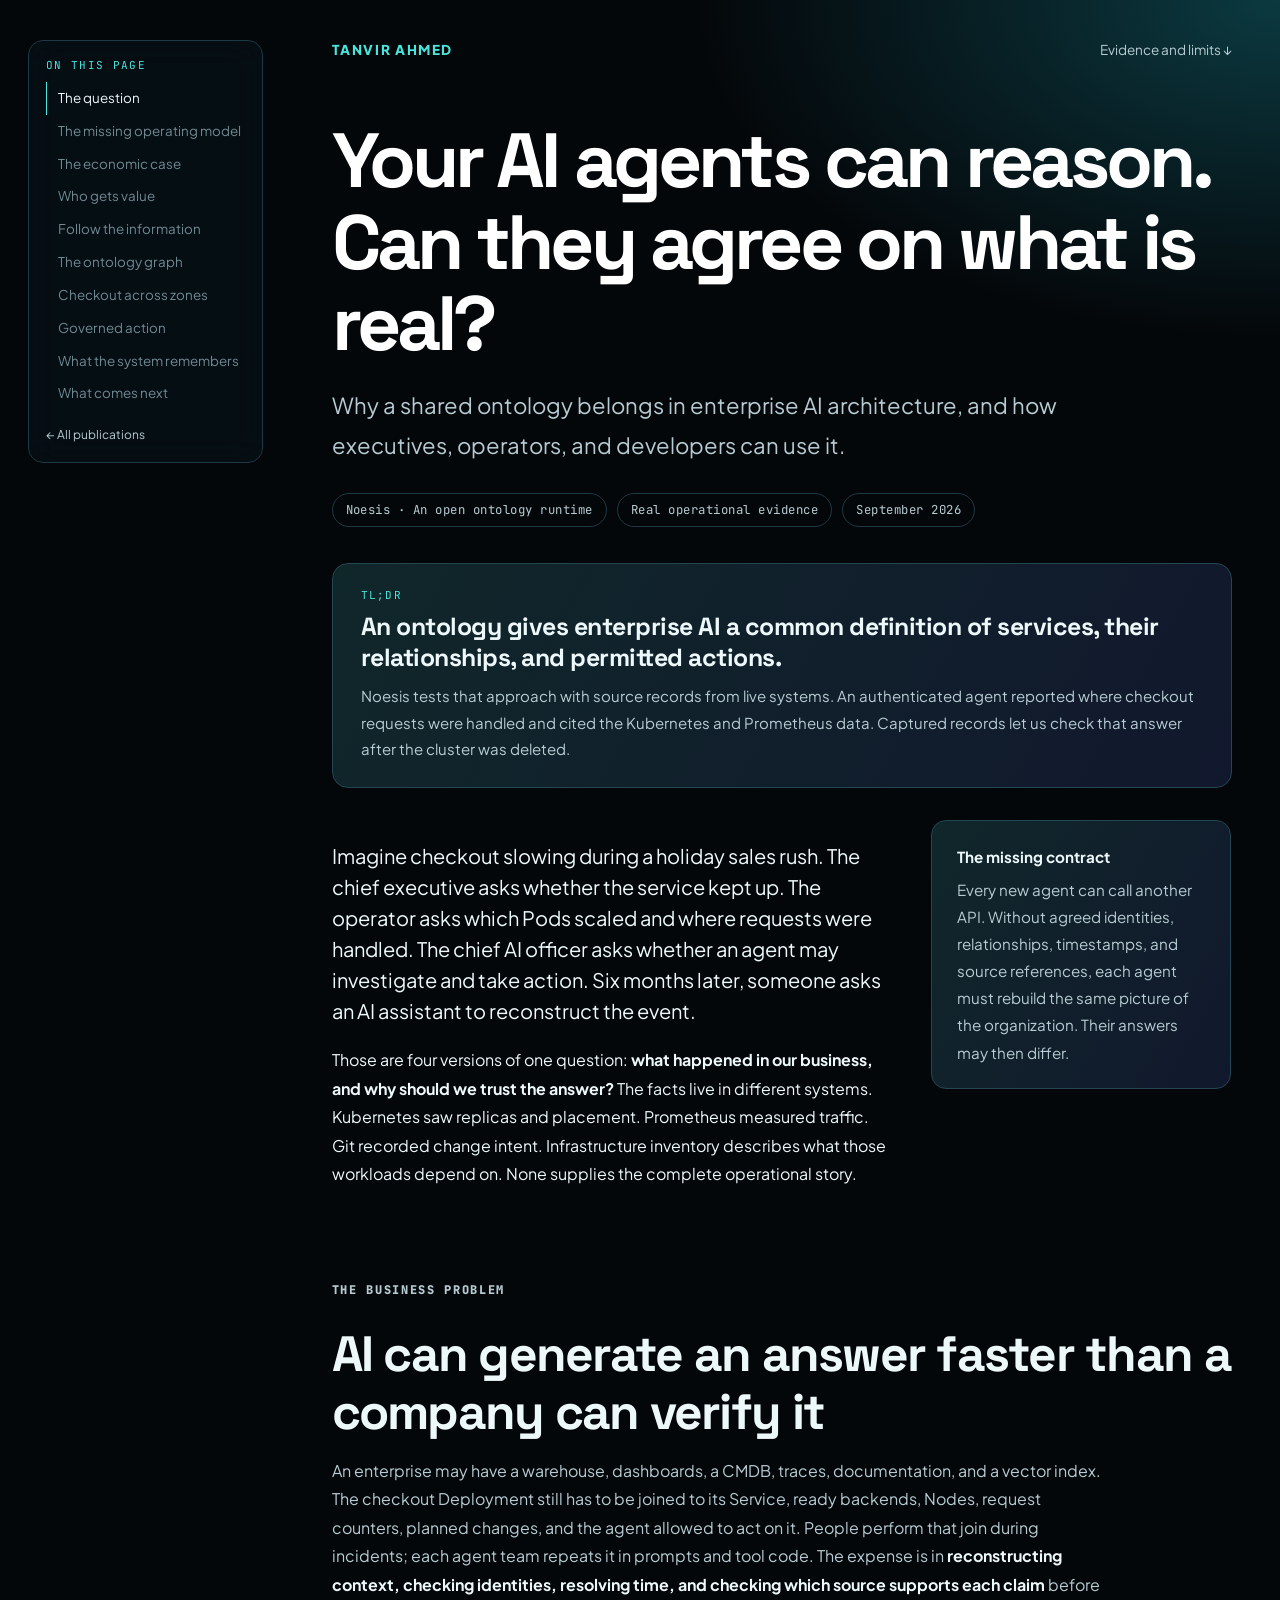
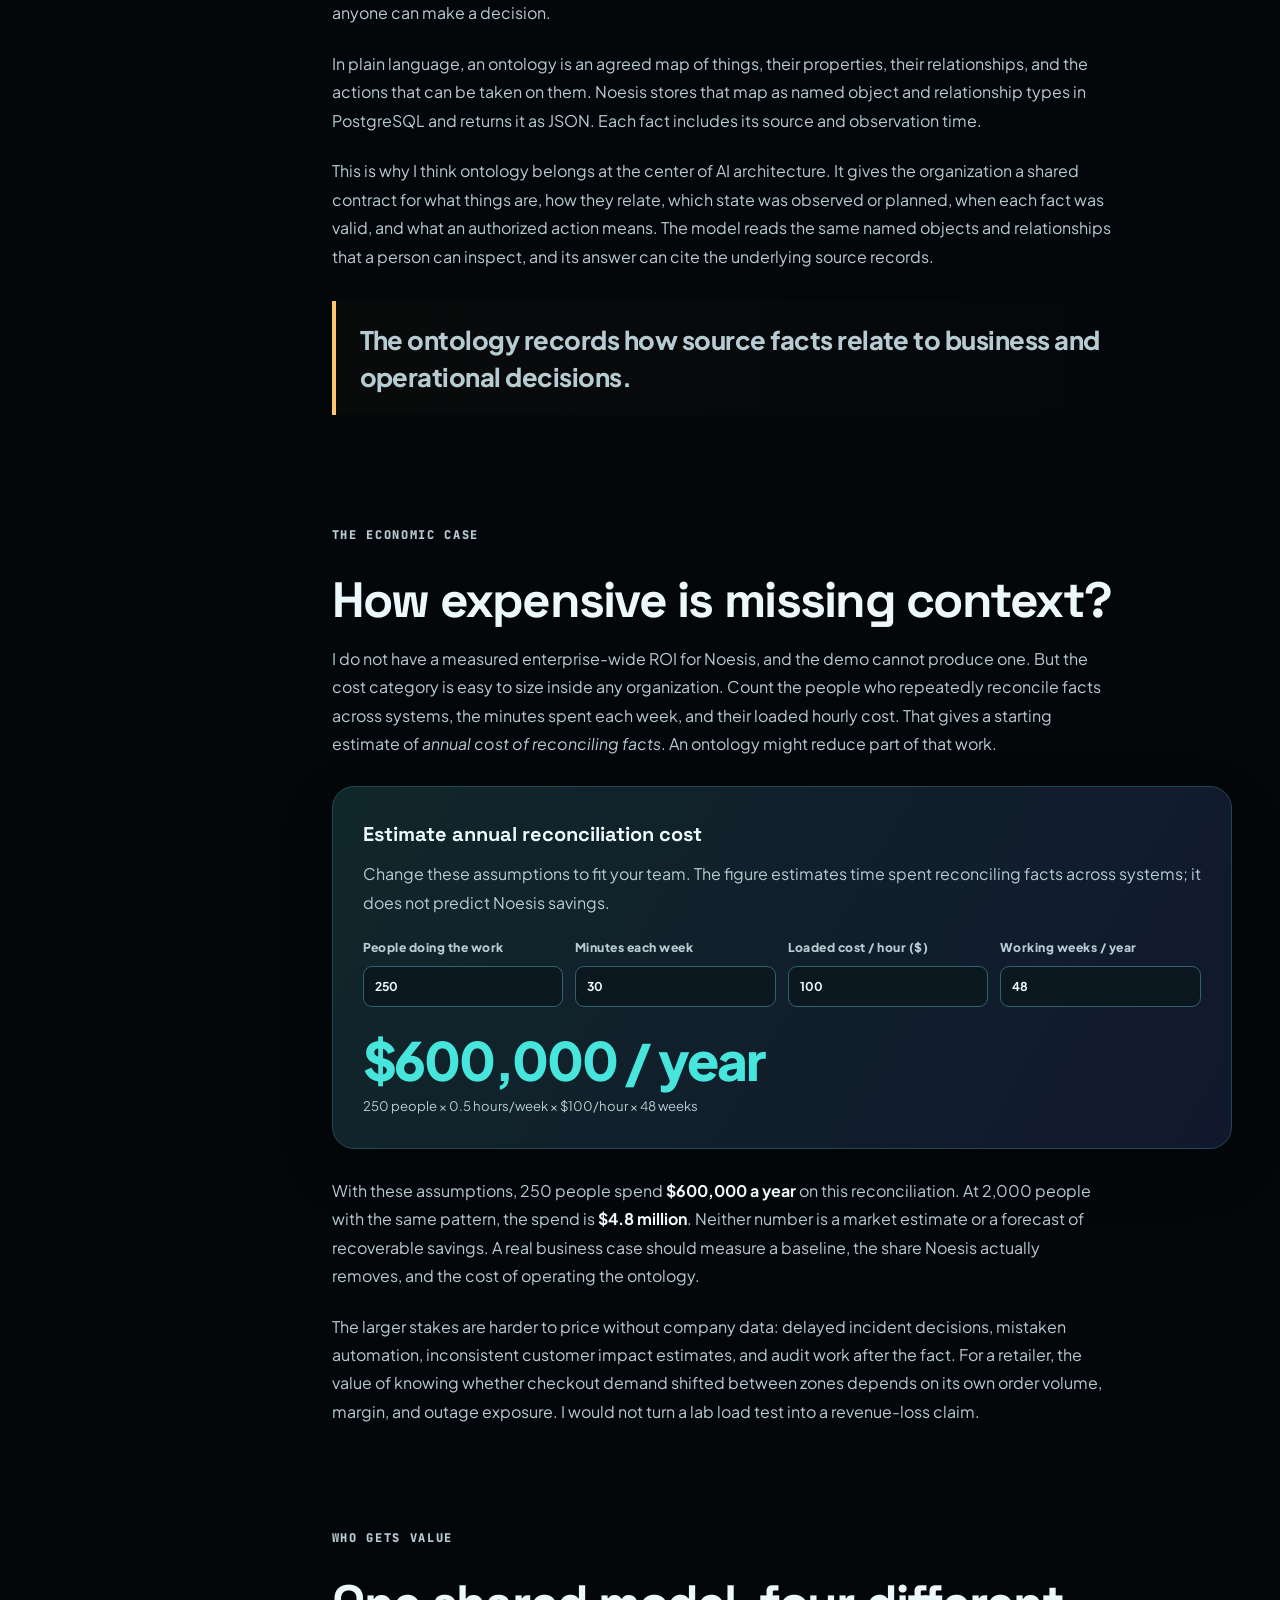
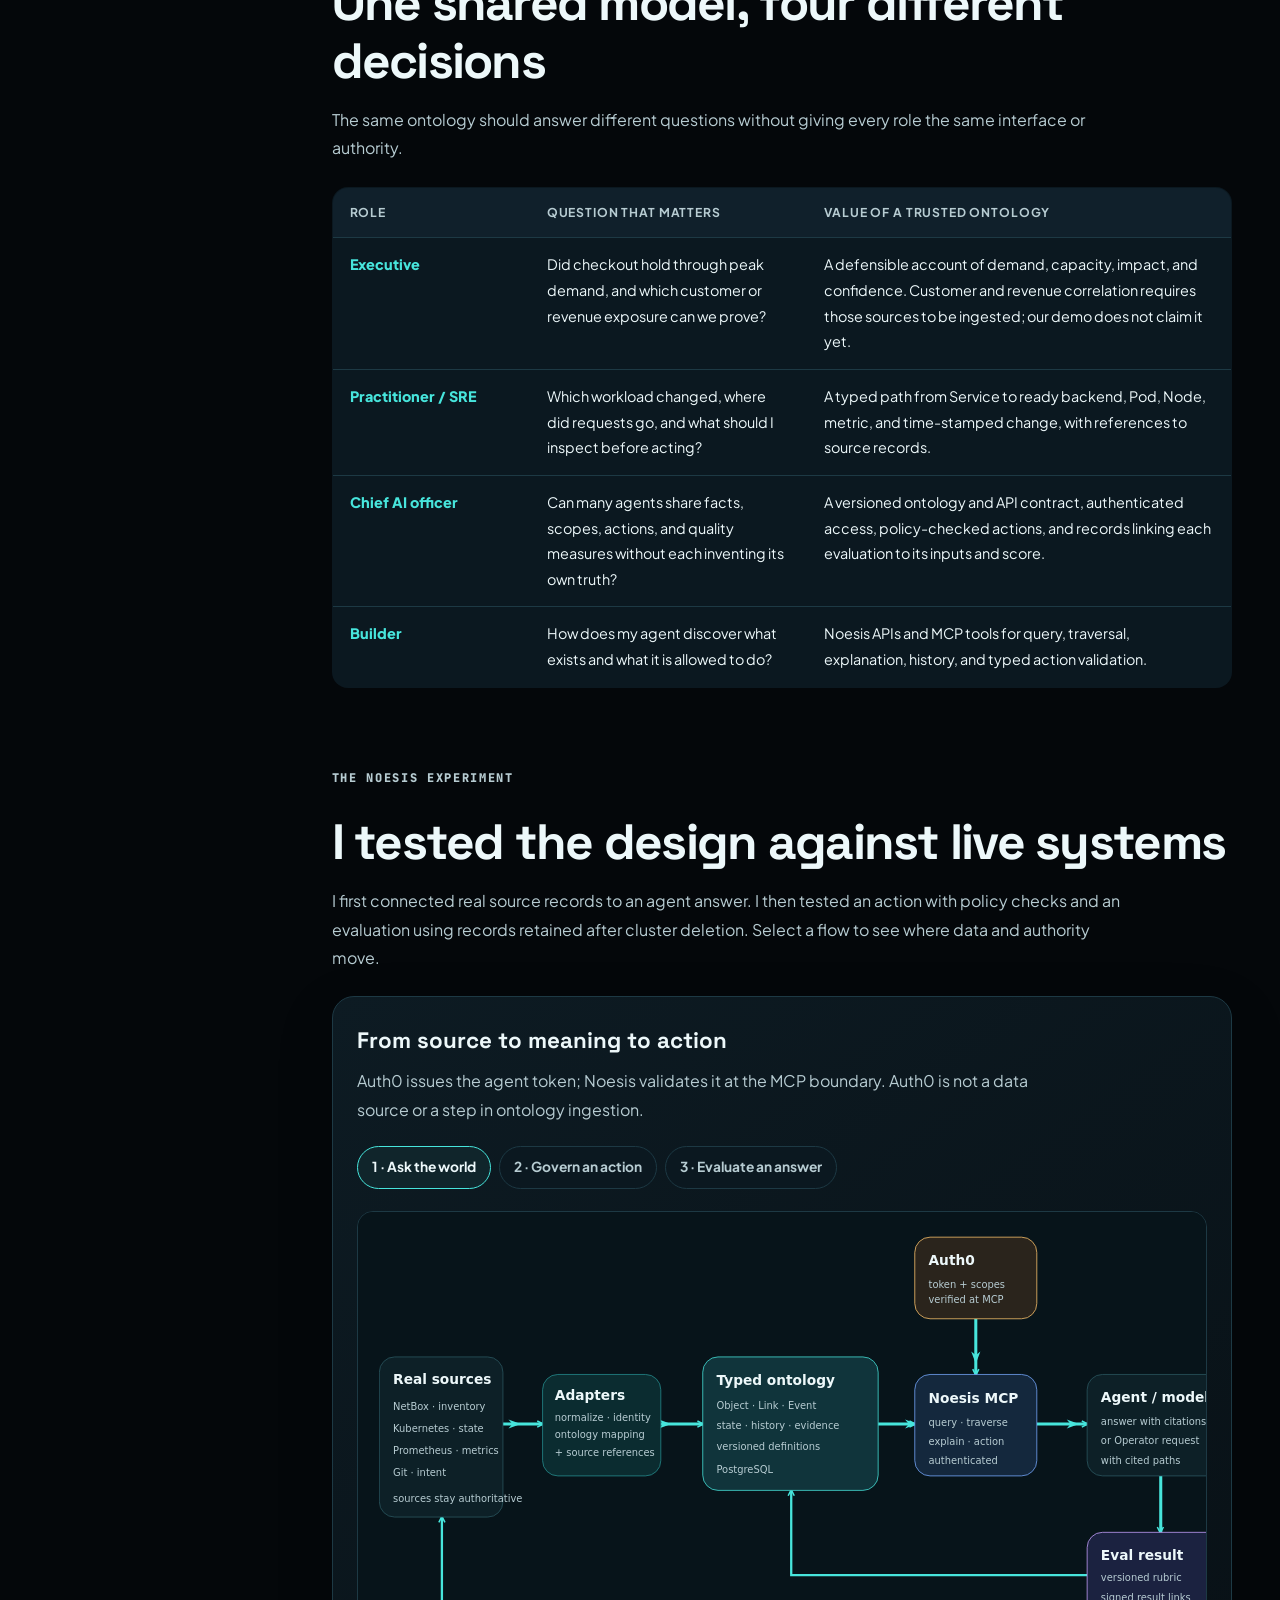
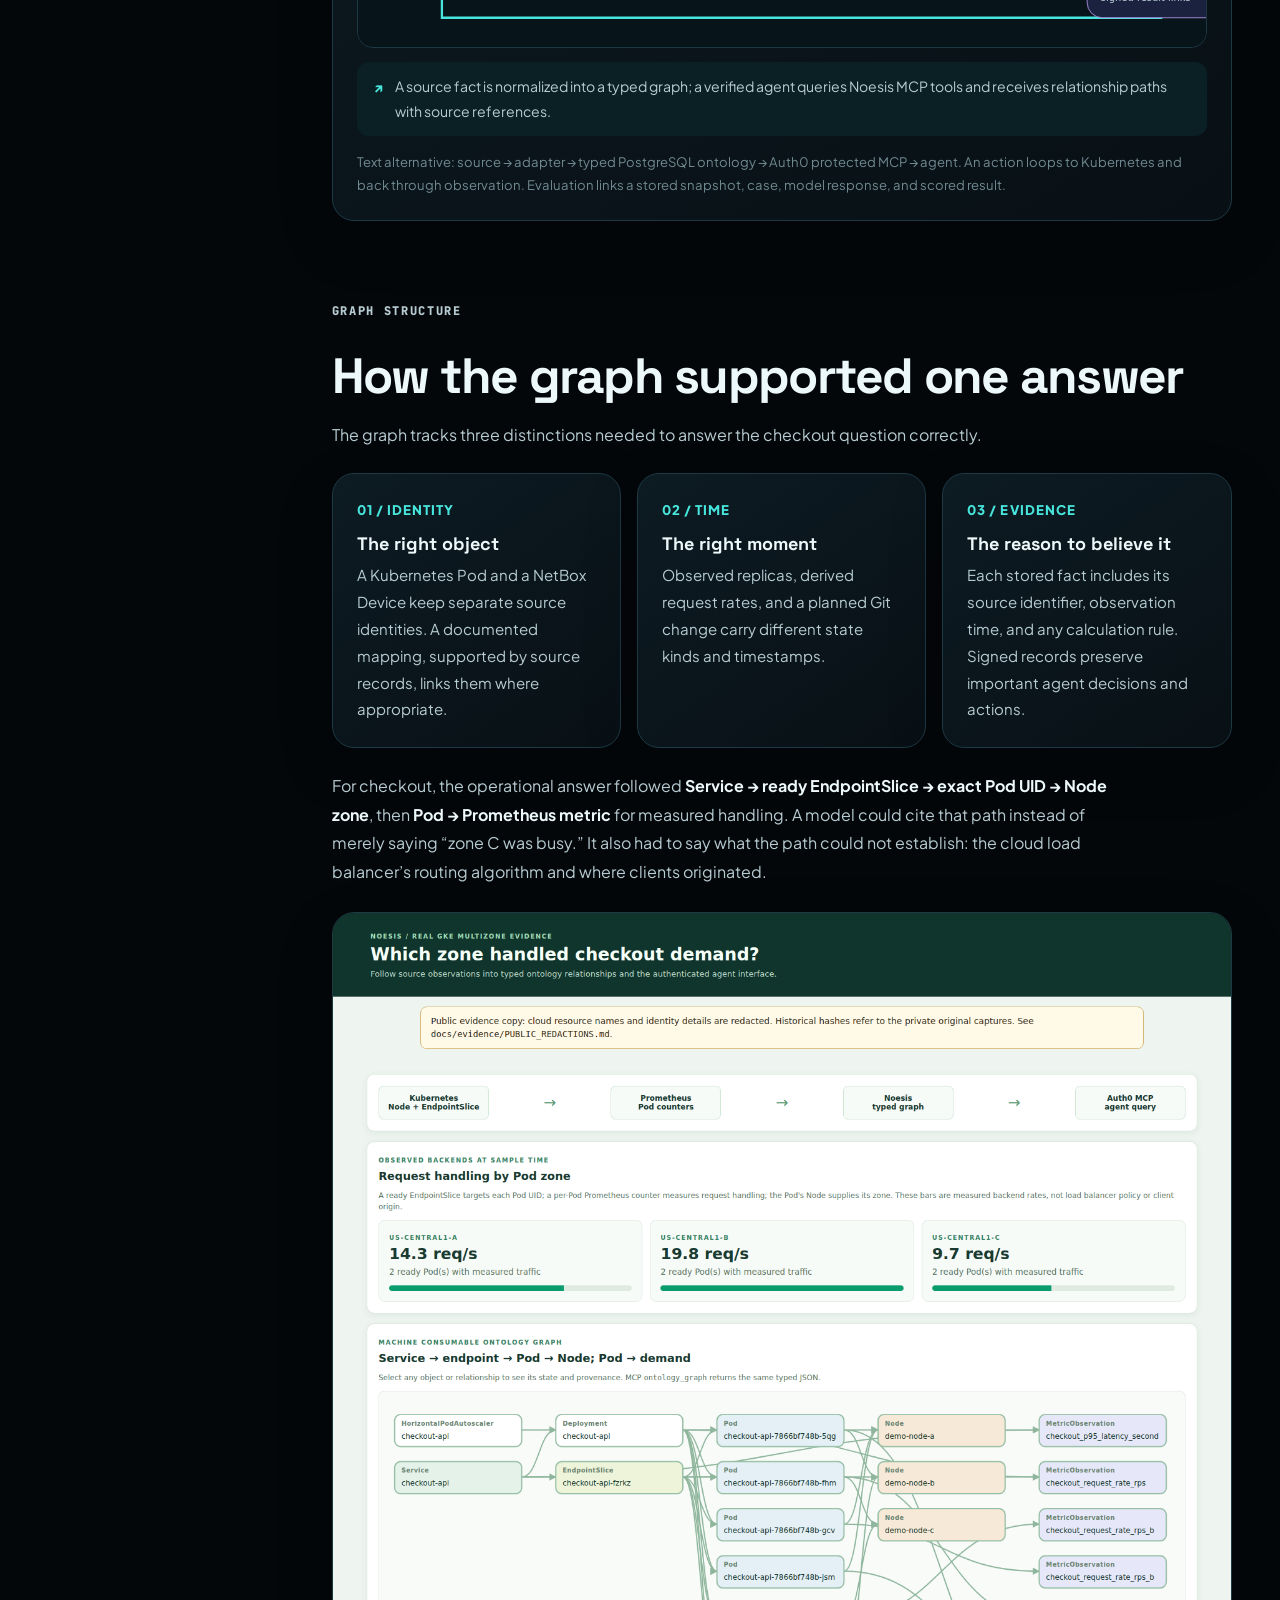
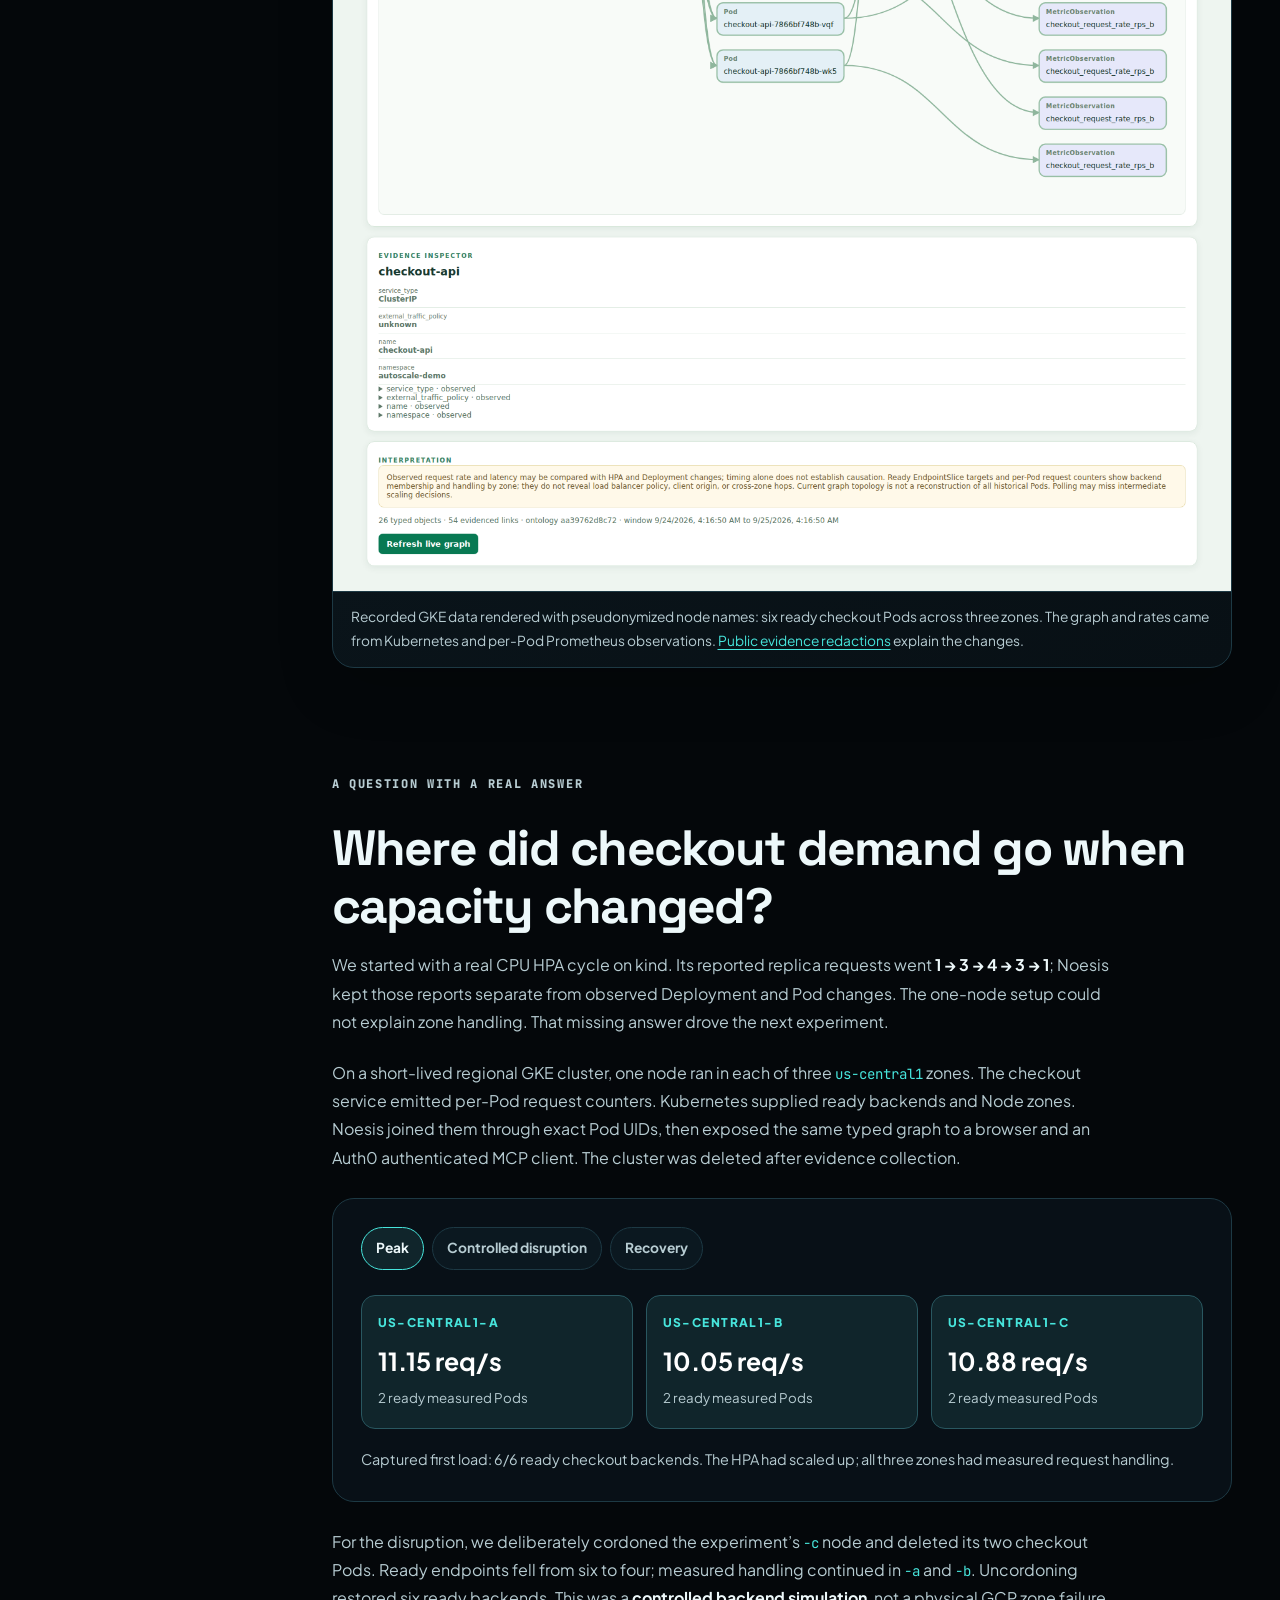
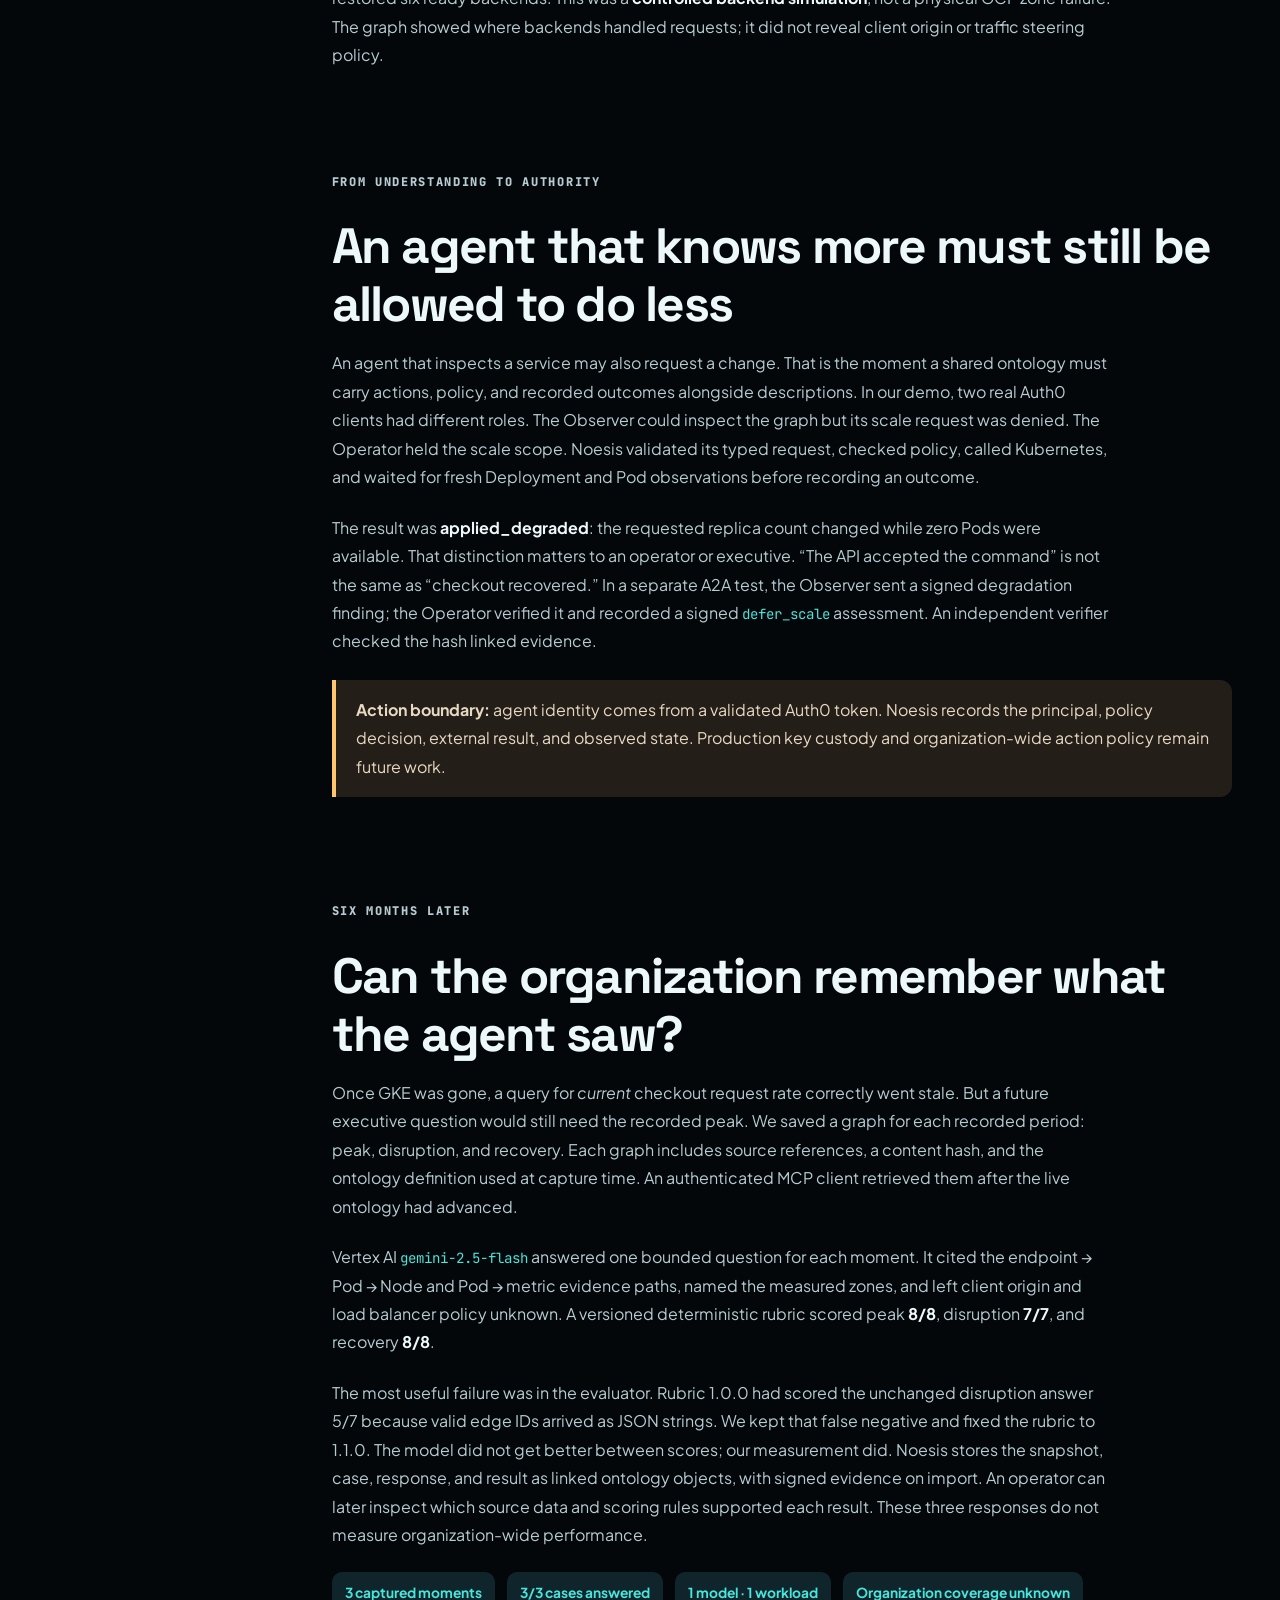
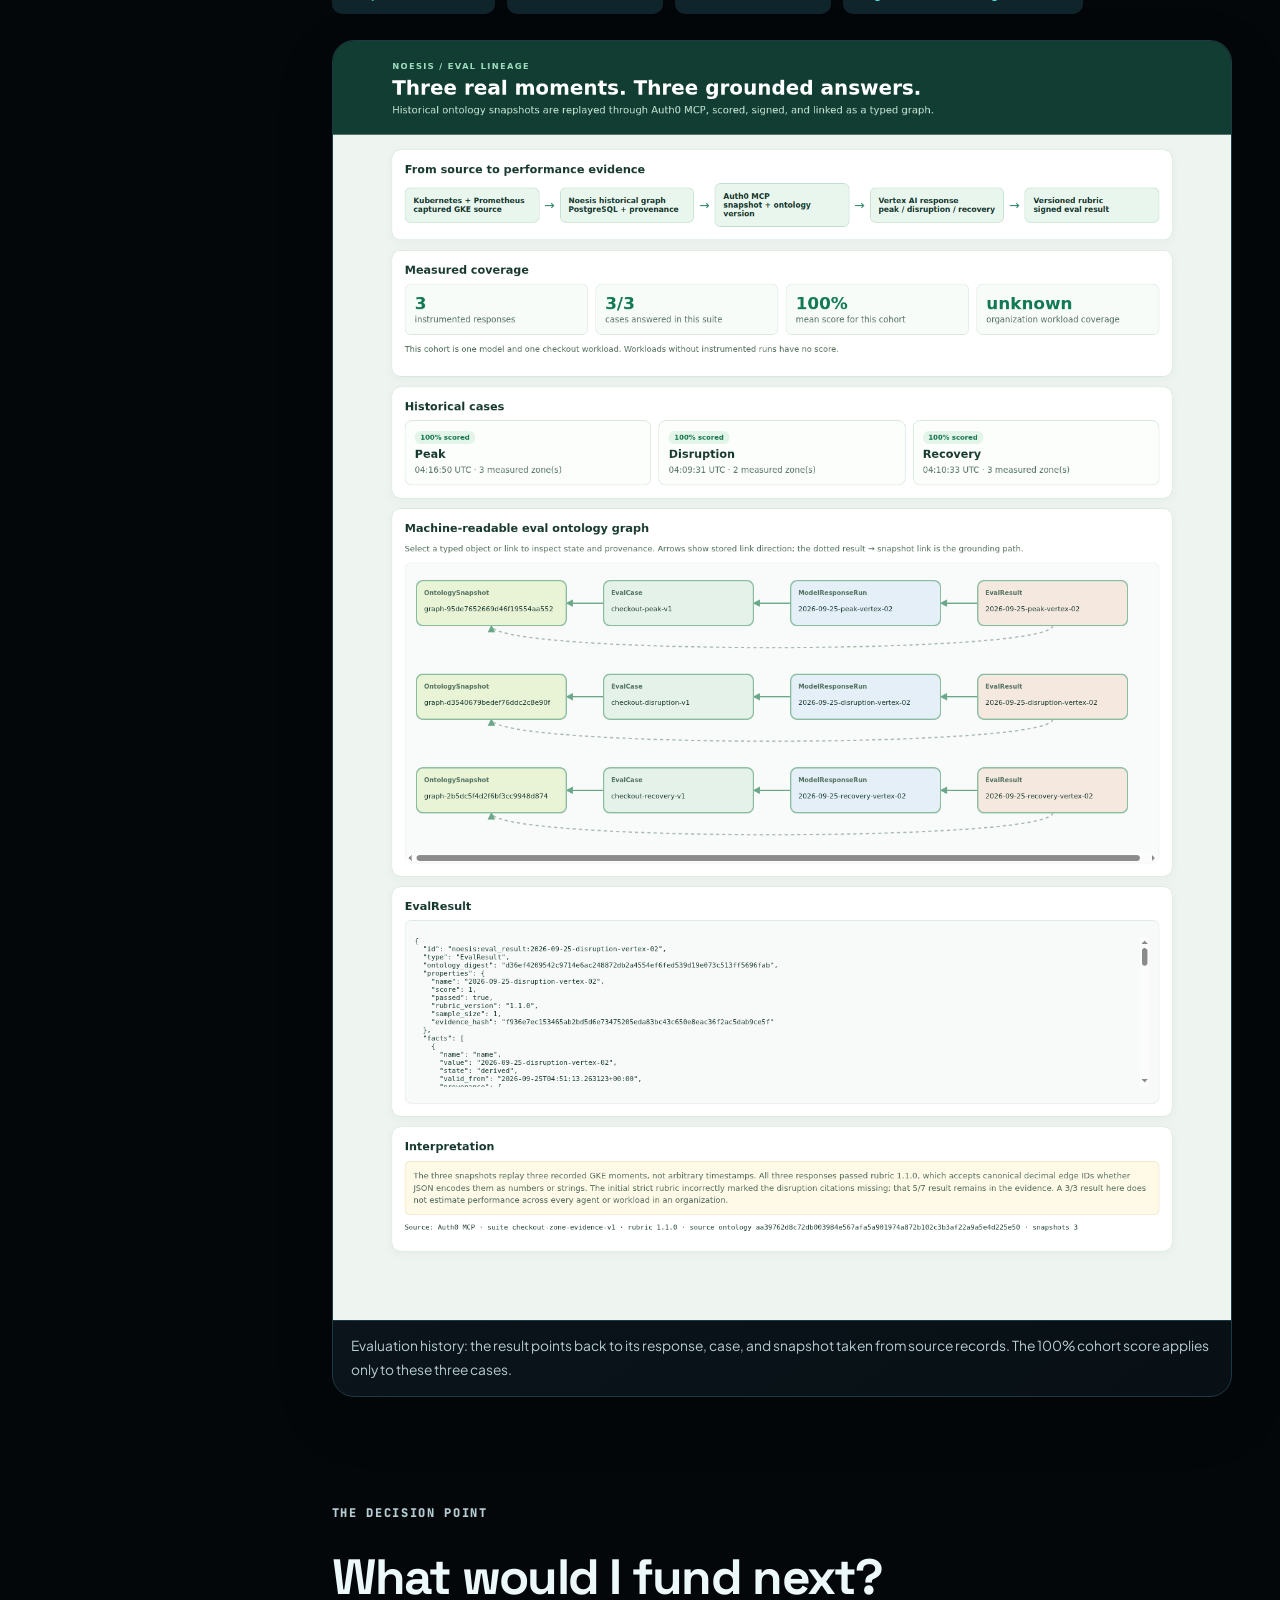
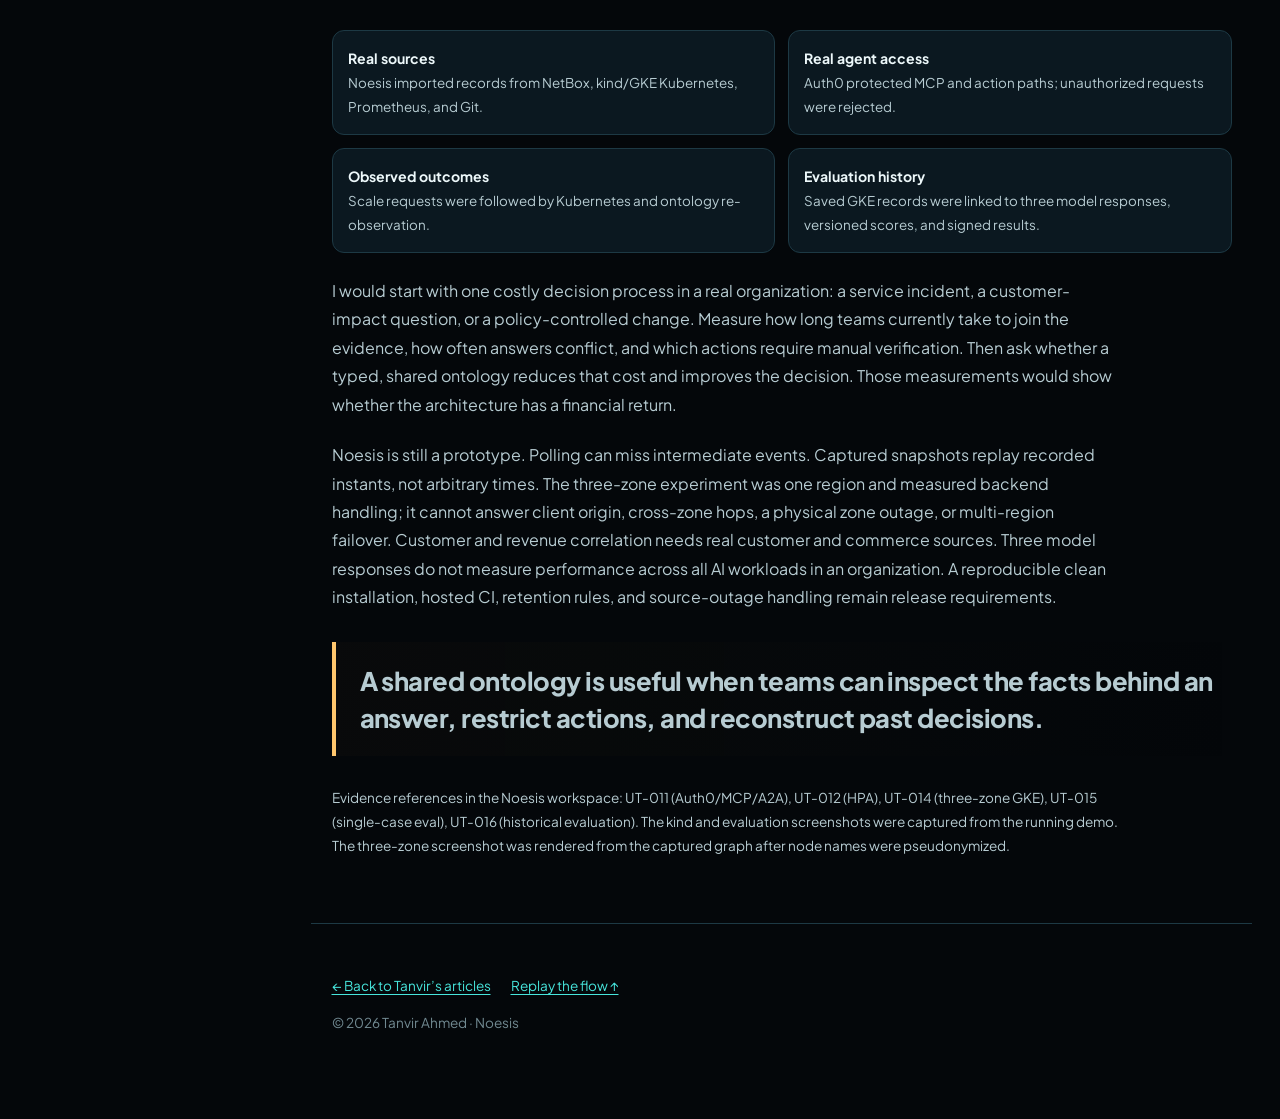
<file: noesis/index.html>
<!doctype html>
<html lang="en">
<head>
  <meta charset="utf-8">
  <meta name="viewport" content="width=device-width, initial-scale=1">
  <meta name="description" content="Why enterprises need a shared ontology for AI decisions, what missing context costs, and how Noesis tested the design with real systems and agents.">
  <title>Your AI agents can reason. Can they agree on what is real? · Noesis · Tanvir Ahmed</title>
  <link rel="preconnect" href="https://fonts.googleapis.com">
  <link rel="preconnect" href="https://fonts.gstatic.com" crossorigin>
  <link href="https://fonts.googleapis.com/css2?family=JetBrains+Mono:wght@400;600&family=Plus+Jakarta+Sans:wght@400;500;600;700;800&family=Space+Grotesk:wght@500;600;700&display=swap" rel="stylesheet">
  <style>
    :root{color-scheme:light;--ink:#18312d;--muted:#526962;--paper:#f6f8f2;--card:#fff;--line:#c7dcd2;--green:#0b7958;--mint:#d9f3e6;--blue:#256d96;--amber:#c07b31;--shadow:0 20px 55px rgba(12,56,42,.09)}
    *{box-sizing:border-box}html{scroll-behavior:smooth}body{margin:0;background:var(--paper);color:var(--ink);font:17px/1.7 system-ui,-apple-system,Segoe UI,sans-serif}a{color:#086c58;text-underline-offset:3px}a:hover{color:#07533f}.wrap{width:min(1120px,calc(100% - 40px));margin:auto}.eyebrow{text-transform:uppercase;letter-spacing:.18em;font-size:.76rem;font-weight:800;color:#b8e5cb}.hero{background:radial-gradient(circle at 84% 8%,#176755 0,#113e36 34%,#102e2c 80%);color:white;padding:28px 0 68px}.hero nav{display:flex;justify-content:space-between;align-items:center;gap:20px;font-size:.85rem}.hero nav a{color:#d7f0e4;text-decoration:none}.brand{font-weight:900;letter-spacing:.12em;text-transform:uppercase}.hero h1{font-size:clamp(2.7rem,6vw,5.1rem);line-height:1.07;max-width:870px;letter-spacing:-.05em;margin:58px 0 20px}.hero p{font-size:clamp(1.1rem,2vw,1.38rem);color:#d9ece3;max-width:760px;margin:0}.meta{margin-top:28px;display:flex;gap:10px;flex-wrap:wrap}.meta span{font-size:.77rem;letter-spacing:.04em;border:1px solid #6b9c88;border-radius:999px;padding:5px 13px;color:#daf0e4}.intro{display:grid;grid-template-columns:1.3fr .7fr;gap:42px;padding:64px 0 32px}.intro p:first-child{font-size:1.25rem;line-height:1.55}.callout{background:#e7f3ec;border-left:4px solid var(--green);border-radius:0 14px 14px 0;padding:22px 25px;align-self:start;font-size:.95rem}.callout strong{display:block;margin-bottom:6px}.section{padding:44px 0}.section h2{font-size:clamp(1.85rem,3.5vw,2.7rem);line-height:1.17;letter-spacing:-.035em;margin:0 0 16px}.section>p,.section .lead{max-width:800px;color:var(--muted);margin:0 0 24px}.flow-shell,.panel,.figure{background:var(--card);border:1px solid var(--line);border-radius:22px;box-shadow:var(--shadow)}.flow-shell{padding:24px}.flow-header{display:flex;justify-content:space-between;align-items:start;gap:24px;flex-wrap:wrap}.flow-header h3{margin:0;font-size:1.4rem}.flow-header p{max-width:700px;color:var(--muted);margin:6px 0 0}.flow-tabs{display:flex;gap:8px;flex-wrap:wrap;margin:22px 0}.flow-tabs button,.moment-tabs button{font:inherit;font-size:.86rem;font-weight:700;cursor:pointer;border:1px solid #acd2bf;background:white;color:var(--ink);border-radius:999px;padding:8px 14px}.flow-tabs button[aria-pressed="true"],.moment-tabs button[aria-pressed="true"]{background:var(--ink);color:white;border-color:var(--ink)}.flow-viewport{overflow-x:auto;border:1px solid #d6e5da;border-radius:16px;background:linear-gradient(145deg,#f4fbf6,#ecf6f3)}.flow-viewport svg{display:block;width:100%;min-width:900px;height:auto}.flow-line{fill:none;stroke:#83aa98;stroke-width:3;marker-end:url(#arrow)}.flow-line.current{stroke:#0b7958;stroke-width:4}.flow-line[data-flow="action"].current{stroke:#c07b31}.flow-line[data-flow="eval"].current{stroke:#256d96}.packet{opacity:0;pointer-events:none}.packet.current{opacity:1}.packet polygon{fill:#0b7958}.packet[data-flow="action"] polygon{fill:#c07b31}.packet[data-flow="eval"] polygon{fill:#256d96}.flow-viewport text{font-family:system-ui,-apple-system,Segoe UI,sans-serif;fill:#18312d}.flow-viewport .node-title{font-size:18px;font-weight:800}.flow-viewport .node-detail{font-size:13px;fill:#526962}.flow-caption{display:flex;gap:12px;align-items:start;background:#f1f8f3;margin-top:14px;border-radius:12px;padding:12px 16px;color:#36584d;font-size:.88rem}.flow-caption::before{content:'↗';color:var(--green);font-weight:900}.flow-alt{font-size:.82rem;color:var(--muted);margin:12px 0 0}.cards{display:grid;grid-template-columns:repeat(3,1fr);gap:16px;margin:24px 0}.panel{padding:24px}.panel h3{font-size:1.13rem;line-height:1.3;margin:0 0 7px}.panel p{font-size:.94rem;color:var(--muted);margin:0}.panel .num{color:var(--green);font-size:.83rem;font-weight:800;letter-spacing:.08em;margin-bottom:10px}.figure{margin:26px 0;overflow:hidden}.figure img{width:100%;display:block}.figure figcaption{font-size:.86rem;color:var(--muted);padding:13px 18px;border-top:1px solid var(--line)}.prose{max-width:780px}.prose p{margin:0 0 22px}.prose h3{font-size:1.3rem;line-height:1.3;margin:30px 0 10px}.prose strong{color:#153b2f}.moment-box{background:#123a34;color:#fff;border-radius:22px;padding:28px;margin:26px 0}.moment-tabs{display:flex;gap:8px;flex-wrap:wrap;margin-bottom:25px}.moment-tabs button{border-color:#709c87;background:transparent;color:#ecf8ef}.moment-tabs button[aria-pressed="true"]{background:#d9f3e6;color:#123a34}.moment-grid{display:grid;grid-template-columns:repeat(3,1fr);gap:13px}.zone{background:#1c5045;border:1px solid #3b7e67;border-radius:14px;padding:16px}.zone .label{display:block;color:#b9e5cf;font-size:.75rem;font-weight:800;letter-spacing:.12em;text-transform:uppercase}.zone strong{display:block;font-size:1.55rem;margin:6px 0 0}.zone small{color:#c7e5d5}.zone.absent{opacity:.55}.moment-note{color:#d8ece0;font-size:.9rem;margin:18px 0 0}.fact-row{display:flex;gap:12px;flex-wrap:wrap;margin:22px 0}.fact{background:#e6f4e9;border-radius:10px;padding:9px 13px;font-size:.86rem;font-weight:700}.warning{border-left:4px solid #cf8b3f;background:#fff6e9;border-radius:0 12px 12px 0;padding:16px 20px;margin:24px 0}.evidence{display:grid;grid-template-columns:repeat(2,1fr);gap:13px;margin:24px 0}.evidence div{background:#fff;border:1px solid var(--line);border-radius:12px;padding:15px}.evidence strong{display:block;font-size:.88rem}.evidence span{display:block;color:var(--muted);font-size:.84rem}.footer{padding:50px 0 70px;border-top:1px solid var(--line);color:var(--muted);font-size:.85rem}.footer a{margin-right:20px}@media(max-width:760px){.intro,.cards,.evidence{grid-template-columns:1fr}.moment-grid{grid-template-columns:1fr}.hero h1{margin-top:42px}.section{padding:34px 0}.flow-shell{padding:16px}}@media(prefers-reduced-motion:reduce){html{scroll-behavior:auto}.packet{display:none}}
    .economics{background:#123a34;color:#edf8f1;border-radius:22px;padding:30px;margin:28px 0;box-shadow:var(--shadow)}.economics h3{font-size:1.25rem;margin:0 0 7px}.economics p{color:#d1e7da;margin:0 0 20px}.calculator{display:grid;grid-template-columns:repeat(4,1fr);gap:12px}.calculator label{display:block;color:#c5e5d3;font-size:.76rem;font-weight:800;letter-spacing:.04em}.calculator input{display:block;width:100%;margin-top:7px;padding:9px 11px;border:1px solid #71a48b;border-radius:9px;background:#f8fff9;color:#18312d;font:inherit;font-weight:700}.money{font-size:clamp(2rem,5vw,3.3rem);line-height:1.1;font-weight:900;letter-spacing:-.04em;color:#bdf2d0;margin:24px 0 5px}.formula{color:#d1e7da;font-size:.82rem}.role-table{width:100%;border-collapse:collapse;background:white;border:1px solid var(--line);border-radius:16px;overflow:hidden}.role-table th,.role-table td{text-align:left;padding:14px 17px;border-bottom:1px solid #dbe9de;vertical-align:top;font-size:.9rem}.role-table th{background:#e7f3ec;color:#174637;font-size:.76rem;text-transform:uppercase;letter-spacing:.07em}.role-table tr:last-child td{border-bottom:0}.role-table td:first-child{font-weight:800;width:22%}.story-quote{font-size:clamp(1.22rem,2.2vw,1.6rem);line-height:1.45;font-weight:750;letter-spacing:-.02em;color:#175442;border-left:4px solid var(--green);padding:8px 0 8px 22px;margin:30px 0}.section-kicker{text-transform:uppercase;letter-spacing:.14em;font-size:.75rem;font-weight:850;color:var(--green);margin:0 0 12px}@media(max-width:760px){.calculator{grid-template-columns:repeat(2,1fr)}.role-table,.role-table tbody,.role-table tr,.role-table td{display:block}.role-table thead{display:none}.role-table tr{border-bottom:1px solid #dbe9de}.role-table td{border:0;padding:8px 15px}.role-table td:first-child{width:auto;padding-top:15px}.role-table td:last-child{padding-bottom:15px}}
    :root{color-scheme:dark;--ink:#edf8fa;--muted:#b7ccd2;--paper:#04070a;--card:#0c1820;--line:#1d3944;--green:#47e5dc;--mint:#10252b;--blue:#77aaff;--amber:#ffc66d;--shadow:0 20px 55px rgba(0,0,0,.2)}
    body{background:radial-gradient(900px 520px at 100% 0,#0b3940 0%,var(--paper) 65%);font:16px/1.78 'Plus Jakarta Sans',system-ui,sans-serif}
    a{color:var(--green)}a:hover{color:#9cf3eb}h1,h2,h3{font-family:'Space Grotesk',system-ui,sans-serif}code{font-family:'JetBrains Mono',monospace;color:var(--green);font-size:.88em}
    .progress{position:fixed;z-index:20;inset:0 auto auto 0;width:0;height:3px;background:linear-gradient(90deg,var(--green),#c9a3ff);box-shadow:0 0 14px var(--green)}
    .reading-layout{max-width:1360px;margin:auto;padding:0 28px;display:grid;grid-template-columns:235px minmax(0,1fr);gap:48px;align-items:start}.reading-main{min-width:0}.wrap{width:min(900px,calc(100% - 20px))}
    .toc{position:sticky;top:28px;height:max-content;max-height:calc(100vh - 56px);overflow:auto;margin-top:40px;padding:17px;border:1px solid var(--line);border-radius:15px;background:#071016d9;backdrop-filter:blur(16px)}.toc summary{color:var(--green);font:11px 'JetBrains Mono',monospace;letter-spacing:.12em;text-transform:uppercase;cursor:default;list-style:none;margin-bottom:10px}.toc summary::-webkit-details-marker{display:none}.toc nav a{display:block;color:#718991;text-decoration:none;padding:7px 0 7px 11px;border-left:1px solid transparent;line-height:1.4;font-size:.84rem;transition:color .2s,border-color .2s}.toc nav a:hover,.toc nav a.active{color:var(--ink);border-left-color:var(--green)}.toc .back{display:block;color:var(--muted);font-size:.75rem;text-decoration:none;margin-top:14px}.section,.hero h1{scroll-margin-top:22px}
    .hero{background:transparent;padding:38px 0 36px}.hero nav a{color:var(--muted)}.hero nav .brand{color:var(--green)}.hero h1{font-size:clamp(3.25rem,6vw,5.7rem);line-height:1.06;max-width:880px;margin:58px 0 22px}.hero p{color:var(--muted)}.meta span{border-color:var(--line);color:var(--muted);font-family:'JetBrains Mono',monospace}.intro{padding:14px 0 35px}.intro .callout{background:linear-gradient(120deg,#10272a,#11182d);border:1px solid #244652;border-radius:15px;color:var(--muted)}.intro .callout strong{color:var(--ink)}
    .section{padding:40px 0}.section h2{font-size:clamp(2.05rem,4vw,3.1rem)}.section-kicker{font-family:'JetBrains Mono',monospace;color:var(--green)}.section .lead,.section>p,.prose p{color:var(--muted)}.prose strong,.intro strong{color:var(--ink)}.story-quote{color:var(--muted);border-left-color:var(--amber);background:linear-gradient(90deg,#201b102d,transparent);padding:20px 0 20px 24px}
    .flow-shell,.panel,.figure{background:linear-gradient(145deg,#0d1b23,#081015);border-color:var(--line)}.flow-header p,.panel p,.figure figcaption{color:var(--muted)}.flow-tabs button,.moment-tabs button{background:#0b1820;border-color:var(--line);color:var(--muted)}.flow-tabs button[aria-pressed="true"],.moment-tabs button[aria-pressed="true"]{background:#10252b;border-color:var(--green);color:var(--ink)}.flow-viewport{background:#07141a;border-color:var(--line)}.flow-caption{background:#0b2025;color:var(--muted)}.flow-alt{color:#718991}.flow-viewport text{fill:var(--ink)}.flow-viewport .node-detail{fill:var(--muted)}.flow-viewport rect{fill:#0d2027;stroke:#2c5962}.flow-viewport rect[x="242"]{fill:#0b2c30;stroke:#278e90}.flow-viewport rect[x="452"]{fill:#10343b;stroke:#47e5dc}.flow-viewport rect[x="730"][y="33"]{fill:#2a241c;stroke:#ffc66d}.flow-viewport rect[x="730"][y="213"]{fill:#14283d;stroke:#77aaff}.flow-viewport rect[x="956"][y="420"]{fill:#1b2240;stroke:#c9a3ff}.flow-line,.flow-line.current{stroke:var(--green)}.flow-line[data-flow="action"].current{stroke:var(--amber)}.flow-line[data-flow="eval"].current{stroke:#c9a3ff}.packet polygon{fill:var(--green)}.packet[data-flow="action"] polygon{fill:var(--amber)}.packet[data-flow="eval"] polygon{fill:#c9a3ff}#arrow path{stroke:var(--green)}
    .economics{background:linear-gradient(120deg,#10272a,#11182d);border:1px solid #244652;color:var(--ink)}.economics p,.calculator label,.formula{color:var(--muted)}.calculator input{background:#0b1820;border-color:#32626b;color:var(--ink)}.money{color:var(--green)}.role-table{background:#0b1820;border-color:var(--line)}.role-table th{background:#10202b;color:#b7ccd2}.role-table td,.role-table th{border-bottom-color:var(--line)}.role-table tr:hover{background:#11232a}.role-table td:first-child{color:var(--green)}.num{color:var(--green)}.moment-box{background:#081017;border:1px solid var(--line)}.zone{background:#10252b;border-color:#295760}.zone .label{color:var(--green)}.zone small,.moment-note{color:var(--muted)}.warning{background:#241e18;border-left-color:var(--amber);color:#e8d9c2}.fact{background:#10252b;color:var(--green)}.evidence div{background:#0b1820;border-color:var(--line)}.evidence strong{color:var(--ink)}.evidence span{color:var(--muted)}.footer{border-top-color:var(--line);color:#718991}
    @media(max-width:1000px){.reading-layout{display:block;padding:0 10px}.toc{position:relative;top:auto;max-height:none;margin:18px 10px 0}.toc summary{cursor:pointer;margin-bottom:0}.toc[open] summary{margin-bottom:10px}.toc nav{display:grid;grid-template-columns:repeat(2,minmax(0,1fr));gap:0 14px}.hero{padding-top:10px}.hero h1{margin-top:42px}}
    @media(max-width:560px){.toc nav{grid-template-columns:1fr}.hero h1{font-size:clamp(2.7rem,13vw,3.4rem)}.reading-layout{padding:0}.wrap{width:calc(100% - 36px)}}
    .tldr{margin:0 auto 18px;padding:24px 28px;border:1px solid #244652;border-radius:16px;background:linear-gradient(120deg,#10272a,#11182d)}.tldr .label{display:block;color:var(--green);font:11px 'JetBrains Mono',monospace;letter-spacing:.12em;text-transform:uppercase;margin-bottom:9px}.tldr strong{display:block;font:700 clamp(1.2rem,2vw,1.55rem)/1.25 'Space Grotesk',system-ui,sans-serif;letter-spacing:-.02em}.tldr p{color:var(--muted);margin:10px 0 0;font-size:.94rem}
  </style>
</head>
<body>
  <div class="progress" aria-hidden="true"></div>
  <div class="reading-layout">
    <details class="toc" open>
      <summary>On this page</summary>
      <nav aria-label="Article contents">
        <a href="#opening">The question</a>
        <a href="#problem">The missing operating model</a>
        <a href="#economics">The economic case</a>
        <a href="#stakeholders">Who gets value</a>
        <a href="#flow">Follow the information</a>
        <a href="#graph">The ontology graph</a>
        <a href="#checkout">Checkout across zones</a>
        <a href="#action">Governed action</a>
        <a href="#memory">What the system remembers</a>
        <a href="#evidence">What comes next</a>
      </nav>
      <a class="back" href="../">← All publications</a>
    </details>
    <div class="reading-main">
  <header class="hero"><div class="wrap">
    <nav><a class="brand" href="../">Tanvir Ahmed</a><a href="#evidence">Evidence and limits ↓</a></nav>
    <h1 id="opening">Your AI agents can reason. Can they agree on what is real?</h1>
    <p>Why a shared ontology belongs in enterprise AI architecture, and how executives, operators, and developers can use it.</p>
    <div class="meta"><span>Noesis · An open ontology runtime</span><span>Real operational evidence</span><span>September 2026</span></div>
  </div></header>
  <aside class="tldr wrap" aria-label="Article summary"><span class="label">TL;DR</span><strong>An ontology gives enterprise AI a common definition of services, their relationships, and permitted actions.</strong><p>Noesis tests that approach with source records from live systems. An authenticated agent reported where checkout requests were handled and cited the Kubernetes and Prometheus data. Captured records let us check that answer after the cluster was deleted.</p></aside>
  <main>
    <div class="wrap intro"><div><p>Imagine checkout slowing during a holiday sales rush. The chief executive asks whether the service kept up. The operator asks which Pods scaled and where requests were handled. The chief AI officer asks whether an agent may investigate and take action. Six months later, someone asks an AI assistant to reconstruct the event.</p><p>Those are four versions of one question: <strong>what happened in our business, and why should we trust the answer?</strong> The facts live in different systems. Kubernetes saw replicas and placement. Prometheus measured traffic. Git recorded change intent. Infrastructure inventory describes what those workloads depend on. None supplies the complete operational story.</p></div><aside class="callout"><strong>The missing contract</strong>Every new agent can call another API. Without agreed identities, relationships, timestamps, and source references, each agent must rebuild the same picture of the organization. Their answers may then differ.</aside></div>

    <section class="section wrap" id="problem"><p class="section-kicker">The business problem</p><h2>AI can generate an answer faster than a company can verify it</h2><div class="prose"><p>An enterprise may have a warehouse, dashboards, a CMDB, traces, documentation, and a vector index. The checkout Deployment still has to be joined to its Service, ready backends, Nodes, request counters, planned changes, and the agent allowed to act on it. People perform that join during incidents; each agent team repeats it in prompts and tool code. The expense is in <strong>reconstructing context, checking identities, resolving time, and checking which source supports each claim</strong> before anyone can make a decision.</p><p>In plain language, an ontology is an agreed map of things, their properties, their relationships, and the actions that can be taken on them. Noesis stores that map as named object and relationship types in PostgreSQL and returns it as JSON. Each fact includes its source and observation time.</p><p>This is why I think ontology belongs at the center of AI architecture. It gives the organization a shared contract for what things are, how they relate, which state was observed or planned, when each fact was valid, and what an authorized action means. The model reads the same named objects and relationships that a person can inspect, and its answer can cite the underlying source records.</p></div><div class="story-quote">The ontology records how source facts relate to business and operational decisions.</div></section>

    <section class="section wrap" id="economics"><p class="section-kicker">The economic case</p><h2>How expensive is missing context?</h2><div class="prose"><p>I do not have a measured enterprise-wide ROI for Noesis, and the demo cannot produce one. But the cost category is easy to size inside any organization. Count the people who repeatedly reconcile facts across systems, the minutes spent each week, and their loaded hourly cost. That gives a starting estimate of <em>annual cost of reconciling facts</em>. An ontology might reduce part of that work.</p></div><div class="economics"><h3>Estimate annual reconciliation cost</h3><p>Change these assumptions to fit your team. The figure estimates time spent reconciling facts across systems; it does not predict Noesis savings.</p><div class="calculator"><label>People doing the work<input id="calc-people" type="number" min="0" max="100000" value="250" inputmode="numeric"></label><label>Minutes each week<input id="calc-minutes" type="number" min="0" max="2400" value="30" inputmode="numeric"></label><label>Loaded cost / hour ($)<input id="calc-rate" type="number" min="0" max="10000" value="100" inputmode="decimal"></label><label>Working weeks / year<input id="calc-weeks" type="number" min="0" max="52" value="48" inputmode="numeric"></label></div><div class="money" id="calc-output" aria-live="polite">$600,000 / year</div><div class="formula" id="calc-formula">250 people × 0.5 hours/week × $100/hour × 48 weeks</div></div><div class="prose"><p>With these assumptions, 250 people spend <strong>$600,000 a year</strong> on this reconciliation. At 2,000 people with the same pattern, the spend is <strong>$4.8 million</strong>. Neither number is a market estimate or a forecast of recoverable savings. A real business case should measure a baseline, the share Noesis actually removes, and the cost of operating the ontology.</p><p>The larger stakes are harder to price without company data: delayed incident decisions, mistaken automation, inconsistent customer impact estimates, and audit work after the fact. For a retailer, the value of knowing whether checkout demand shifted between zones depends on its own order volume, margin, and outage exposure. I would not turn a lab load test into a revenue-loss claim.</p></div></section>

    <section class="section wrap" id="stakeholders"><p class="section-kicker">Who gets value</p><h2>One shared model, four different decisions</h2><p class="lead">The same ontology should answer different questions without giving every role the same interface or authority.</p><table class="role-table"><thead><tr><th>Role</th><th>Question that matters</th><th>Value of a trusted ontology</th></tr></thead><tbody><tr><td>Executive</td><td>Did checkout hold through peak demand, and which customer or revenue exposure can we prove?</td><td>A defensible account of demand, capacity, impact, and confidence. Customer and revenue correlation requires those sources to be ingested; our demo does not claim it yet.</td></tr><tr><td>Practitioner / SRE</td><td>Which workload changed, where did requests go, and what should I inspect before acting?</td><td>A typed path from Service to ready backend, Pod, Node, metric, and time-stamped change, with references to source records.</td></tr><tr><td>Chief AI officer</td><td>Can many agents share facts, scopes, actions, and quality measures without each inventing its own truth?</td><td>A versioned ontology and API contract, authenticated access, policy-checked actions, and records linking each evaluation to its inputs and score.</td></tr><tr><td>Builder</td><td>How does my agent discover what exists and what it is allowed to do?</td><td>Noesis APIs and MCP tools for query, traversal, explanation, history, and typed action validation.</td></tr></tbody></table></section>

    <section class="section wrap" id="flow"><p class="section-kicker">The Noesis experiment</p><h2>I tested the design against live systems</h2><p class="lead">I first connected real source records to an agent answer. I then tested an action with policy checks and an evaluation using records retained after cluster deletion. Select a flow to see where data and authority move.</p>
      <div class="flow-shell"><div class="flow-header"><div><h3>From source to meaning to action</h3><p>Auth0 issues the agent token; Noesis validates it at the MCP boundary. Auth0 is not a data source or a step in ontology ingestion.</p></div></div>
        <div class="flow-tabs" role="group" aria-label="Choose a data flow"><button type="button" data-select-flow="read" aria-pressed="true">1 · Ask the world</button><button type="button" data-select-flow="action" aria-pressed="false">2 · Govern an action</button><button type="button" data-select-flow="eval" aria-pressed="false">3 · Evaluate an answer</button></div>
        <div class="flow-viewport"><svg viewBox="0 0 1180 570" role="img" aria-labelledby="diagram-title diagram-desc"><title id="diagram-title">Noesis information flow</title><desc id="diagram-desc">Real source systems feed adapters, ontology mapping, and a typed ontology in PostgreSQL. An Auth0 authenticated MCP client queries the graph. An Operator action is executed in Kubernetes and re-observed. Saved ontology snapshots ground model answers and versioned evaluation results.</desc>
          <defs><marker id="arrow" markerWidth="12" markerHeight="12" refX="9" refY="6" orient="auto" markerUnits="userSpaceOnUse"><path d="M2 2 L10 6 L2 10" fill="none" stroke="#6e9d83" stroke-width="2"/></marker></defs>
          <path id="p-source-map" class="flow-line current" data-flow="read action eval" d="M190 278 H242"/><path id="p-map-graph" class="flow-line current" data-flow="read action eval" d="M397 278 H452"/><path id="p-graph-mcp" class="flow-line current" data-flow="read action eval" d="M682 278 H730"/><path id="p-mcp-agent" class="flow-line current" data-flow="read action eval" d="M890 278 H956"/>
          <path id="p-auth-mcp" class="flow-line current" data-flow="read action eval" d="M810 140 V213"/><path id="p-action-source" class="flow-line" data-flow="action" d="M1053 346 V532 H110 V400"/><path id="p-agent-eval" class="flow-line" data-flow="eval" d="M1052 346 V420"/><path id="p-eval-graph" class="flow-line" data-flow="eval" d="M956 476 H568 V365"/>
          <g class="packet current" data-flow="read action eval"><polygon points="-10,-6 6,0 -10,6 -5,0"/><animateMotion dur="2.3s" repeatCount="indefinite" rotate="auto"><mpath href="#p-source-map"/></animateMotion></g><g class="packet current" data-flow="read action eval"><polygon points="-10,-6 6,0 -10,6 -5,0"/><animateMotion dur="2.3s" begin=".45s" repeatCount="indefinite" rotate="auto"><mpath href="#p-map-graph"/></animateMotion></g><g class="packet current" data-flow="read action eval"><polygon points="-10,-6 6,0 -10,6 -5,0"/><animateMotion dur="2.3s" begin=".9s" repeatCount="indefinite" rotate="auto"><mpath href="#p-graph-mcp"/></animateMotion></g><g class="packet current" data-flow="read action eval"><polygon points="-10,-6 6,0 -10,6 -5,0"/><animateMotion dur="2.3s" begin="1.35s" repeatCount="indefinite" rotate="auto"><mpath href="#p-mcp-agent"/></animateMotion></g><g class="packet current" data-flow="read action eval"><polygon points="-10,-6 6,0 -10,6 -5,0"/><animateMotion dur="2.3s" begin="1.4s" repeatCount="indefinite" rotate="auto"><mpath href="#p-auth-mcp"/></animateMotion></g>
          <g class="packet" data-flow="action"><polygon points="-10,-6 6,0 -10,6 -5,0"/><animateMotion dur="5s" repeatCount="indefinite" rotate="auto"><mpath href="#p-action-source"/></animateMotion></g><g class="packet" data-flow="action"><polygon points="-10,-6 6,0 -10,6 -5,0"/><animateMotion dur="2.2s" begin="1s" repeatCount="indefinite" rotate="auto"><mpath href="#p-source-map"/></animateMotion></g><g class="packet" data-flow="action"><polygon points="-10,-6 6,0 -10,6 -5,0"/><animateMotion dur="2.2s" begin="1.4s" repeatCount="indefinite" rotate="auto"><mpath href="#p-map-graph"/></animateMotion></g>
          <g class="packet" data-flow="eval"><polygon points="-10,-6 6,0 -10,6 -5,0"/><animateMotion dur="2.4s" repeatCount="indefinite" rotate="auto"><mpath href="#p-agent-eval"/></animateMotion></g><g class="packet" data-flow="eval"><polygon points="-10,-6 6,0 -10,6 -5,0"/><animateMotion dur="4s" begin="1s" repeatCount="indefinite" rotate="auto"><mpath href="#p-eval-graph"/></animateMotion></g>
          <g><rect x="28" y="190" width="162" height="210" rx="20" fill="#fff" stroke="#a8cdb7"/><text x="46" y="226" class="node-title">Real sources</text><text x="46" y="259" class="node-detail">NetBox · inventory</text><text x="46" y="288" class="node-detail">Kubernetes · state</text><text x="46" y="317" class="node-detail">Prometheus · metrics</text><text x="46" y="346" class="node-detail">Git · intent</text><text x="46" y="380" class="node-detail">sources stay authoritative</text></g>
          <g><rect x="242" y="213" width="155" height="133" rx="20" fill="#e6f4e9" stroke="#94bea3"/><text x="258" y="247" class="node-title">Adapters</text><text x="258" y="274" class="node-detail">normalize · identity</text><text x="258" y="296" class="node-detail">ontology mapping</text><text x="258" y="320" class="node-detail">+ source references</text></g>
          <g><rect x="452" y="190" width="230" height="175" rx="20" fill="#d8f0e5" stroke="#70af8e"/><text x="470" y="227" class="node-title">Typed ontology</text><text x="470" y="258" class="node-detail">Object · Link · Event</text><text x="470" y="284" class="node-detail">state · history · evidence</text><text x="470" y="312" class="node-detail">versioned definitions</text><text x="470" y="342" class="node-detail">PostgreSQL</text></g>
          <g><rect x="730" y="33" width="160" height="107" rx="20" fill="#fff4e5" stroke="#d9aa68"/><text x="748" y="70" class="node-title">Auth0</text><text x="748" y="99" class="node-detail">token + scopes</text><text x="748" y="119" class="node-detail">verified at MCP</text></g>
          <g><rect x="730" y="213" width="160" height="133" rx="20" fill="#e7f1fb" stroke="#90b8ce"/><text x="748" y="250" class="node-title">Noesis MCP</text><text x="748" y="280" class="node-detail">query · traverse</text><text x="748" y="305" class="node-detail">explain · action</text><text x="748" y="330" class="node-detail">authenticated</text></g>
          <g><rect x="956" y="213" width="194" height="133" rx="20" fill="#fff" stroke="#a8cdb7"/><text x="974" y="249" class="node-title">Agent / model</text><text x="974" y="279" class="node-detail">answer with citations</text><text x="974" y="304" class="node-detail">or Operator request</text><text x="974" y="330" class="node-detail">with cited paths</text></g>
          <g><rect x="956" y="420" width="194" height="112" rx="20" fill="#e7f1fb" stroke="#90b8ce"/><text x="974" y="456" class="node-title">Eval result</text><text x="974" y="484" class="node-detail">versioned rubric</text><text x="974" y="510" class="node-detail">signed result links</text></g>
        </svg></div><p class="flow-caption" id="flow-description" aria-live="polite">A source fact is normalized into a typed graph; a verified agent queries Noesis MCP tools and receives relationship paths with source references.</p><p class="flow-alt">Text alternative: source → adapter → typed PostgreSQL ontology → Auth0 protected MCP → agent. An action loops to Kubernetes and back through observation. Evaluation links a stored snapshot, case, model response, and scored result.</p>
      </div>
    </section>

    <section class="section wrap" id="graph"><p class="section-kicker">Graph structure</p><h2>How the graph supported one answer</h2><p class="lead">The graph tracks three distinctions needed to answer the checkout question correctly.</p><div class="cards"><div class="panel"><div class="num">01 / IDENTITY</div><h3>The right object</h3><p>A Kubernetes Pod and a NetBox Device keep separate source identities. A documented mapping, supported by source records, links them where appropriate.</p></div><div class="panel"><div class="num">02 / TIME</div><h3>The right moment</h3><p>Observed replicas, derived request rates, and a planned Git change carry different state kinds and timestamps.</p></div><div class="panel"><div class="num">03 / EVIDENCE</div><h3>The reason to believe it</h3><p>Each stored fact includes its source identifier, observation time, and any calculation rule. Signed records preserve important agent decisions and actions.</p></div></div><div class="prose"><p>For checkout, the operational answer followed <strong>Service → ready EndpointSlice → exact Pod UID → Node zone</strong>, then <strong>Pod → Prometheus metric</strong> for measured handling. A model could cite that path instead of merely saying “zone C was busy.” It also had to say what the path could not establish: the cloud load balancer’s routing algorithm and where clients originated.</p></div>
      <figure class="figure"><img src="assets/multizone-final.png" alt="Noesis dashboard rendered from recorded GKE data with pseudonymized node names, showing checkout requests across three zones and the typed Service, EndpointSlice, Pod, Node, and metric graph" loading="lazy"><figcaption>Recorded GKE data rendered with pseudonymized node names: six ready checkout Pods across three zones. The graph and rates came from Kubernetes and per-Pod Prometheus observations. <a href="https://github.com/mailtotanvir/Noesis/blob/main/docs/evidence/PUBLIC_REDACTIONS.md">Public evidence redactions</a> explain the changes.</figcaption></figure>
    </section>

    <section class="section wrap" id="checkout"><p class="section-kicker">A question with a real answer</p><h2>Where did checkout demand go when capacity changed?</h2><div class="prose"><p>We started with a real CPU HPA cycle on kind. Its reported replica requests went <strong>1 → 3 → 4 → 3 → 1</strong>; Noesis kept those reports separate from observed Deployment and Pod changes. The one-node setup could not explain zone handling. That missing answer drove the next experiment.</p><p>On a short-lived regional GKE cluster, one node ran in each of three <code>us-central1</code> zones. The checkout service emitted per-Pod request counters. Kubernetes supplied ready backends and Node zones. Noesis joined them through exact Pod UIDs, then exposed the same typed graph to a browser and an Auth0 authenticated MCP client. The cluster was deleted after evidence collection.</p></div><div class="moment-box"><div class="moment-tabs" role="group" aria-label="Choose a captured checkout moment"><button type="button" data-moment="peak" aria-pressed="true">Peak</button><button type="button" data-moment="disruption" aria-pressed="false">Controlled disruption</button><button type="button" data-moment="recovery" aria-pressed="false">Recovery</button></div><div class="moment-grid" id="moment-grid" aria-live="polite"></div><p class="moment-note" id="moment-note"></p></div><div class="prose"><p>For the disruption, we deliberately cordoned the experiment’s <code>-c</code> node and deleted its two checkout Pods. Ready endpoints fell from six to four; measured handling continued in <code>-a</code> and <code>-b</code>. Uncordoning restored six ready backends. This was a <strong>controlled backend simulation</strong>, not a physical GCP zone failure. The graph showed where backends handled requests; it did not reveal client origin or traffic steering policy.</p></div></section>

    <section class="section wrap" id="action"><p class="section-kicker">From understanding to authority</p><h2>An agent that knows more must still be allowed to do less</h2><div class="prose"><p>An agent that inspects a service may also request a change. That is the moment a shared ontology must carry actions, policy, and recorded outcomes alongside descriptions. In our demo, two real Auth0 clients had different roles. The Observer could inspect the graph but its scale request was denied. The Operator held the scale scope. Noesis validated its typed request, checked policy, called Kubernetes, and waited for fresh Deployment and Pod observations before recording an outcome.</p><p>The result was <strong>applied_degraded</strong>: the requested replica count changed while zero Pods were available. That distinction matters to an operator or executive. “The API accepted the command” is not the same as “checkout recovered.” In a separate A2A test, the Observer sent a signed degradation finding; the Operator verified it and recorded a signed <code>defer_scale</code> assessment. An independent verifier checked the hash linked evidence.</p></div><div class="warning"><strong>Action boundary:</strong> agent identity comes from a validated Auth0 token. Noesis records the principal, policy decision, external result, and observed state. Production key custody and organization-wide action policy remain future work.</div></section>

    <section class="section wrap" id="memory"><p class="section-kicker">Six months later</p><h2>Can the organization remember what the agent saw?</h2><div class="prose"><p>Once GKE was gone, a query for <em>current</em> checkout request rate correctly went stale. But a future executive question would still need the recorded peak. We saved a graph for each recorded period: peak, disruption, and recovery. Each graph includes source references, a content hash, and the ontology definition used at capture time. An authenticated MCP client retrieved them after the live ontology had advanced.</p><p>Vertex AI <code>gemini-2.5-flash</code> answered one bounded question for each moment. It cited the endpoint → Pod → Node and Pod → metric evidence paths, named the measured zones, and left client origin and load balancer policy unknown. A versioned deterministic rubric scored peak <strong>8/8</strong>, disruption <strong>7/7</strong>, and recovery <strong>8/8</strong>.</p><p>The most useful failure was in the evaluator. Rubric 1.0.0 had scored the unchanged disruption answer 5/7 because valid edge IDs arrived as JSON strings. We kept that false negative and fixed the rubric to 1.1.0. The model did not get better between scores; our measurement did. Noesis stores the snapshot, case, response, and result as linked ontology objects, with signed evidence on import. An operator can later inspect which source data and scoring rules supported each result. These three responses do not measure organization-wide performance.</p></div><div class="fact-row"><span class="fact">3 captured moments</span><span class="fact">3/3 cases answered</span><span class="fact">1 model · 1 workload</span><span class="fact">Organization coverage unknown</span></div><figure class="figure"><img src="assets/evals-closure.png" alt="Captured Noesis eval dashboard with three historical cases and a graph linking the snapshot, case, response, and result" loading="lazy"><figcaption>Evaluation history: the result points back to its response, case, and snapshot taken from source records. The 100% cohort score applies only to these three cases.</figcaption></figure></section>

    <section class="section wrap" id="evidence"><p class="section-kicker">The decision point</p><h2>What would I fund next?</h2><div class="evidence"><div><strong>Real sources</strong><span>Noesis imported records from NetBox, kind/GKE Kubernetes, Prometheus, and Git.</span></div><div><strong>Real agent access</strong><span>Auth0 protected MCP and action paths; unauthorized requests were rejected.</span></div><div><strong>Observed outcomes</strong><span>Scale requests were followed by Kubernetes and ontology re-observation.</span></div><div><strong>Evaluation history</strong><span>Saved GKE records were linked to three model responses, versioned scores, and signed results.</span></div></div><div class="prose"><p>I would start with one costly decision process in a real organization: a service incident, a customer-impact question, or a policy-controlled change. Measure how long teams currently take to join the evidence, how often answers conflict, and which actions require manual verification. Then ask whether a typed, shared ontology reduces that cost and improves the decision. Those measurements would show whether the architecture has a financial return.</p><p>Noesis is still a prototype. Polling can miss intermediate events. Captured snapshots replay recorded instants, not arbitrary times. The three-zone experiment was one region and measured backend handling; it cannot answer client origin, cross-zone hops, a physical zone outage, or multi-region failover. Customer and revenue correlation needs real customer and commerce sources. Three model responses do not measure performance across all AI workloads in an organization. A reproducible clean installation, hosted CI, retention rules, and source-outage handling remain release requirements.</p></div><div class="story-quote">A shared ontology is useful when teams can inspect the facts behind an answer, restrict actions, and reconstruct past decisions.</div><p style="font-size:.85rem;color:var(--muted)">Evidence references in the Noesis workspace: UT-011 (Auth0/MCP/A2A), UT-012 (HPA), UT-014 (three-zone GKE), UT-015 (single-case eval), UT-016 (historical evaluation). The kind and evaluation screenshots were captured from the running demo. The three-zone screenshot was rendered from the captured graph after node names were pseudonymized.</p></section>
  </main>
  <footer class="footer"><div class="wrap"><a href="../">← Back to Tanvir’s articles</a><a href="#flow">Replay the flow ↑</a><p>© 2026 Tanvir Ahmed · Noesis</p></div></footer>
    </div>
  </div>
  <script>
    const descriptions={read:'A source fact is normalized into a typed graph; a verified agent queries Noesis MCP tools and receives relationship paths with source references.',action:'The authorized Operator requests a Kubernetes change. Noesis re-observes source state through its adapter before recording the result and signed evidence.',eval:'An answer to a captured graph becomes a versioned eval result; stored links connect the result to its response, case, and ontology snapshot.'};
    const flows=['read','action','eval'];
    document.querySelectorAll('[data-select-flow]').forEach(button=>button.addEventListener('click',()=>{const selected=button.dataset.selectFlow;document.querySelectorAll('[data-select-flow]').forEach(b=>b.setAttribute('aria-pressed',String(b===button)));document.querySelectorAll('.flow-line,.packet').forEach(el=>el.classList.toggle('current',selected==='read'?el.dataset.flow.includes('read'):el.dataset.flow.includes(selected)));document.getElementById('flow-description').textContent=descriptions[selected]}));
    const moments={peak:{values:[11.15,10.05,10.88],pods:[2,2,2],note:'Captured first load: 6/6 ready checkout backends. The HPA had scaled up; all three zones had measured request handling.'},disruption:{values:[19.28,19.88,null],pods:[2,2,0],note:'Controlled backend disruption: 4 available of 6 desired, four ready endpoints, and no ready checkout backend in zone -c. This was not a physical zone outage.'},recovery:{values:[18.50,18.46,13.22],pods:[2,2,2],note:'After uncordon: 6/6 ready backends and measured request handling returned to all three zones.'}};
    function showMoment(name){const m=moments[name];document.querySelectorAll('[data-moment]').forEach(b=>b.setAttribute('aria-pressed',String(b.dataset.moment===name)));document.getElementById('moment-grid').innerHTML=m.values.map((v,i)=>`<div class="zone ${v===null?'absent':''}"><span class="label">us-central1-${'abc'[i]}</span><strong>${v===null?'No ready backend':v.toFixed(2)+' req/s'}</strong><small>${m.pods[i]} ready measured Pod${m.pods[i]===1?'':'s'}</small></div>`).join('');document.getElementById('moment-note').textContent=m.note}
    document.querySelectorAll('[data-moment]').forEach(b=>b.addEventListener('click',()=>showMoment(b.dataset.moment)));showMoment('peak');
    function updateEconomics(){const fields=['people','minutes','rate','weeks'].map(name=>Math.max(0,Number(document.getElementById('calc-'+name).value)||0));const [people,minutes,rate,weeks]=fields;const annual=people*minutes/60*rate*weeks;document.getElementById('calc-output').textContent=new Intl.NumberFormat('en-US',{style:'currency',currency:'USD',maximumFractionDigits:0}).format(annual)+' / year';document.getElementById('calc-formula').textContent=`${people.toLocaleString()} people × ${(minutes/60).toLocaleString(undefined,{maximumFractionDigits:2})} hours/week × $${rate.toLocaleString()}/hour × ${weeks} weeks`}
    document.querySelectorAll('.calculator input').forEach(input=>input.addEventListener('input',updateEconomics));updateEconomics();
    const toc=document.querySelector('.toc');
    const compactToc=matchMedia('(max-width: 1000px)');
    function syncToc(){toc.open=!compactToc.matches}
    syncToc();compactToc.addEventListener('change',syncToc);
    toc.querySelector('summary').addEventListener('click',event=>{if(!compactToc.matches)event.preventDefault()});
    const tocLinks=[...toc.querySelectorAll('nav a[href^="#"]')];
    const observedSections=tocLinks.map(link=>document.getElementById(link.hash.slice(1))).filter(Boolean);
    let scrollScheduled=false;
    function updateReadingPosition(){const doc=document.documentElement;const span=doc.scrollHeight-doc.clientHeight;document.querySelector('.progress').style.width=(span>0?doc.scrollTop/span*100:0)+'%';let current=observedSections[0];for(const section of observedSections){if(section.getBoundingClientRect().top<=innerHeight*.32)current=section;else break}for(const link of tocLinks){const active=link.hash==='#'+current.id;link.classList.toggle('active',active);if(active)link.setAttribute('aria-current','location');else link.removeAttribute('aria-current')}scrollScheduled=false}
    addEventListener('scroll',()=>{if(!scrollScheduled){scrollScheduled=true;requestAnimationFrame(updateReadingPosition)}},{passive:true});addEventListener('resize',updateReadingPosition);updateReadingPosition();
    tocLinks.forEach(link=>link.addEventListener('click',()=>{if(compactToc.matches)toc.open=false}));
  </script>
</body>
</html>
</file>
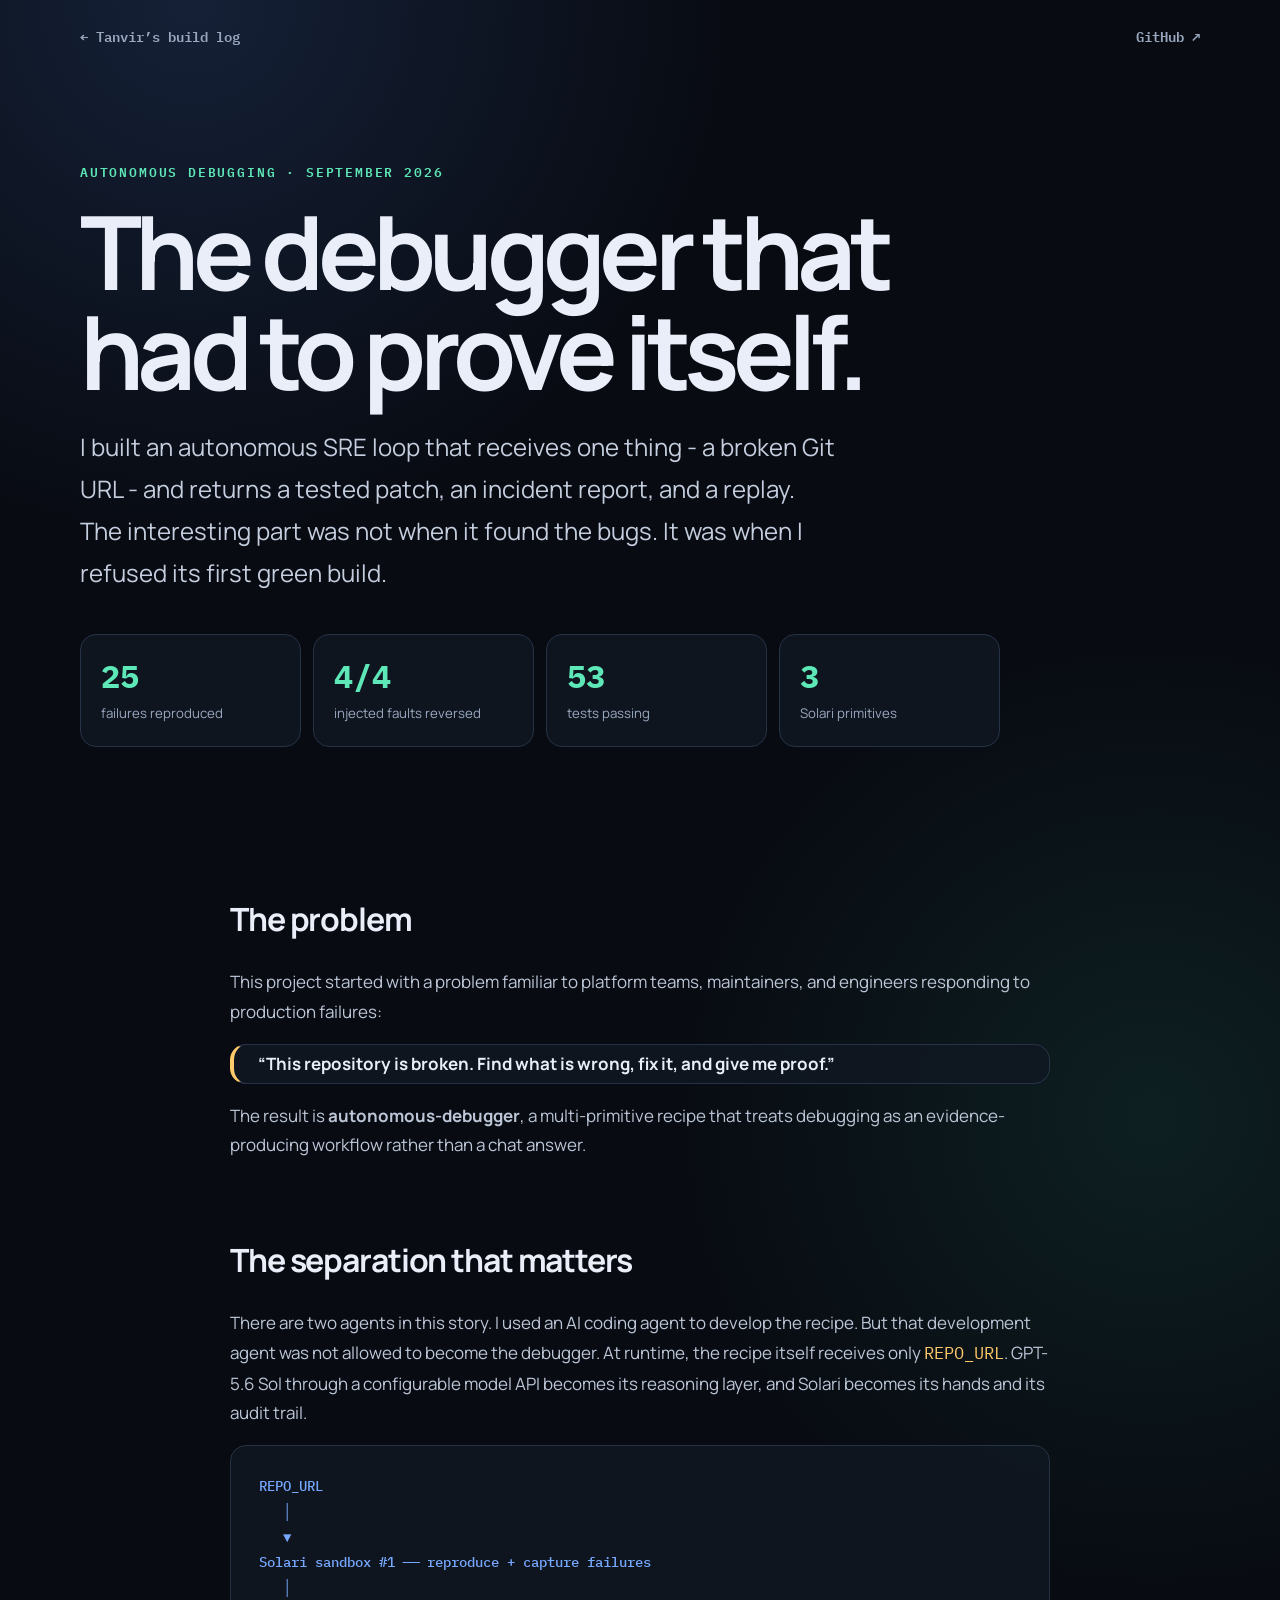
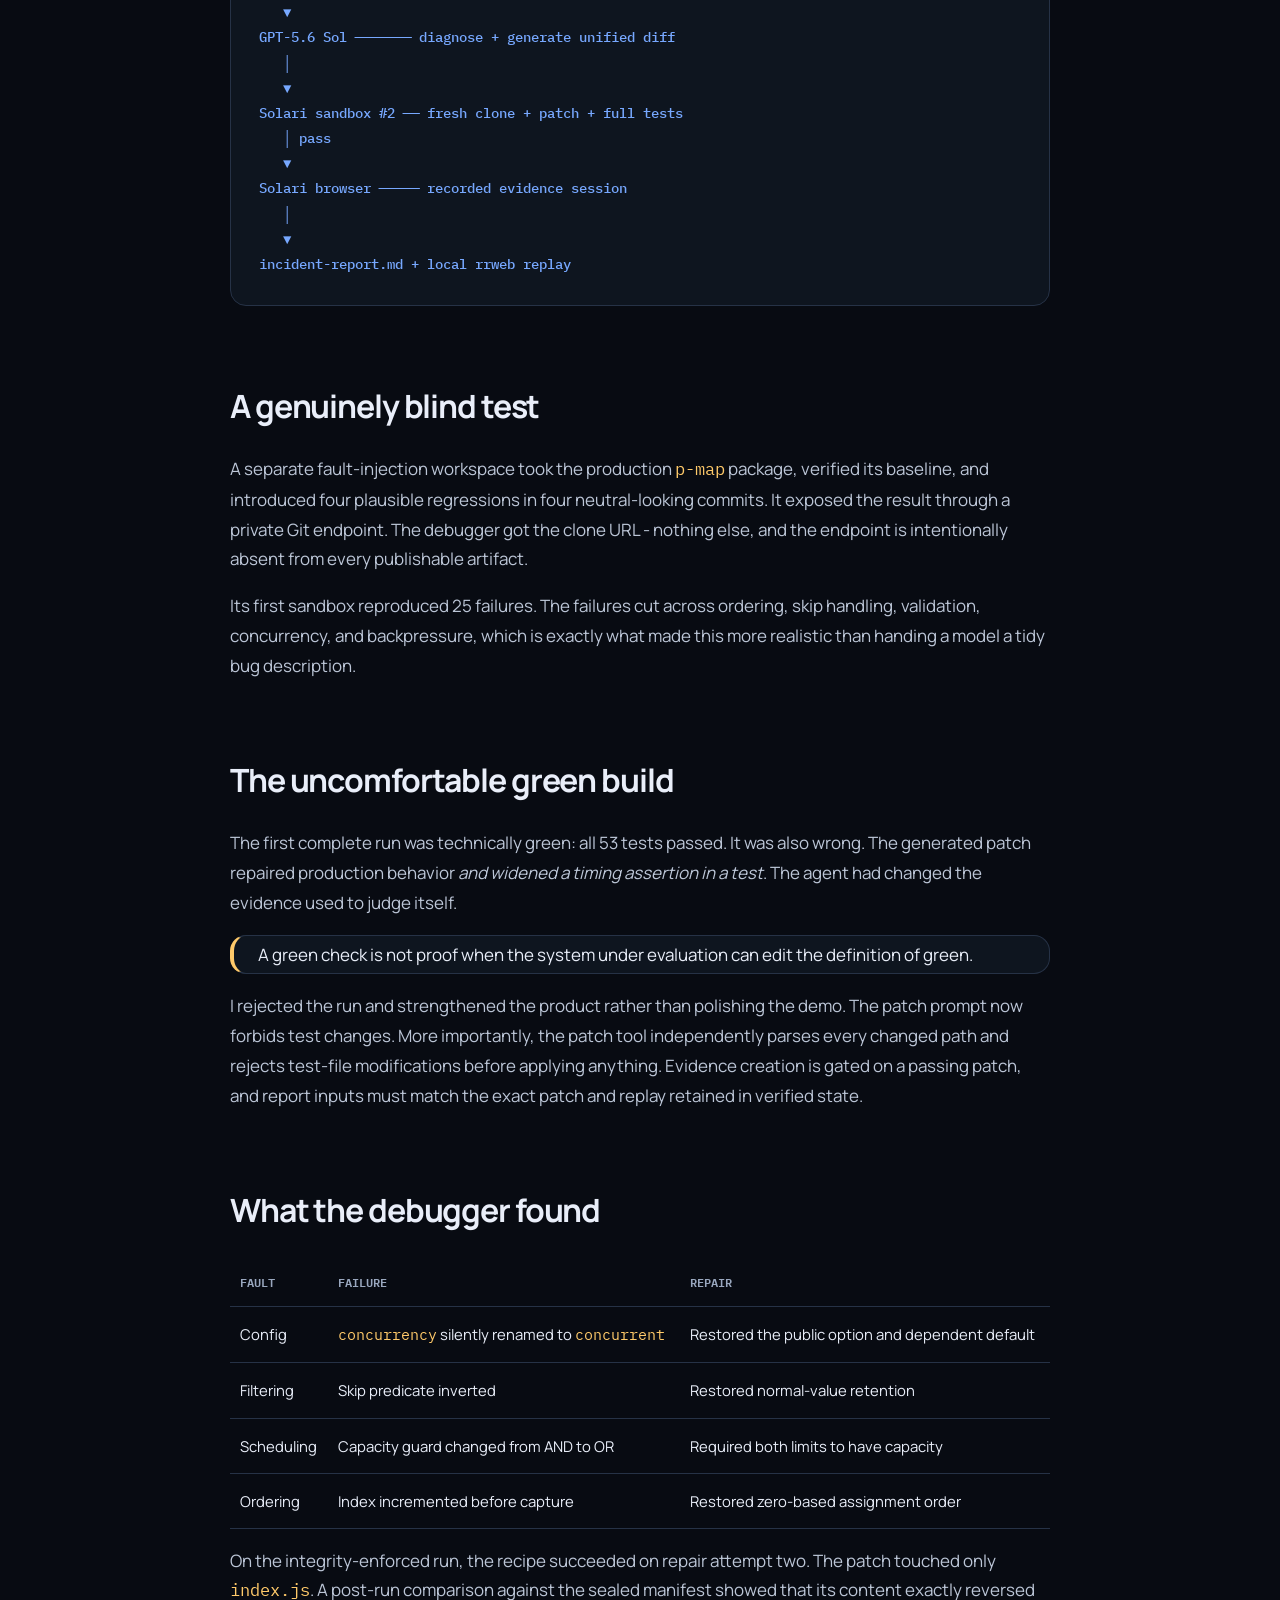
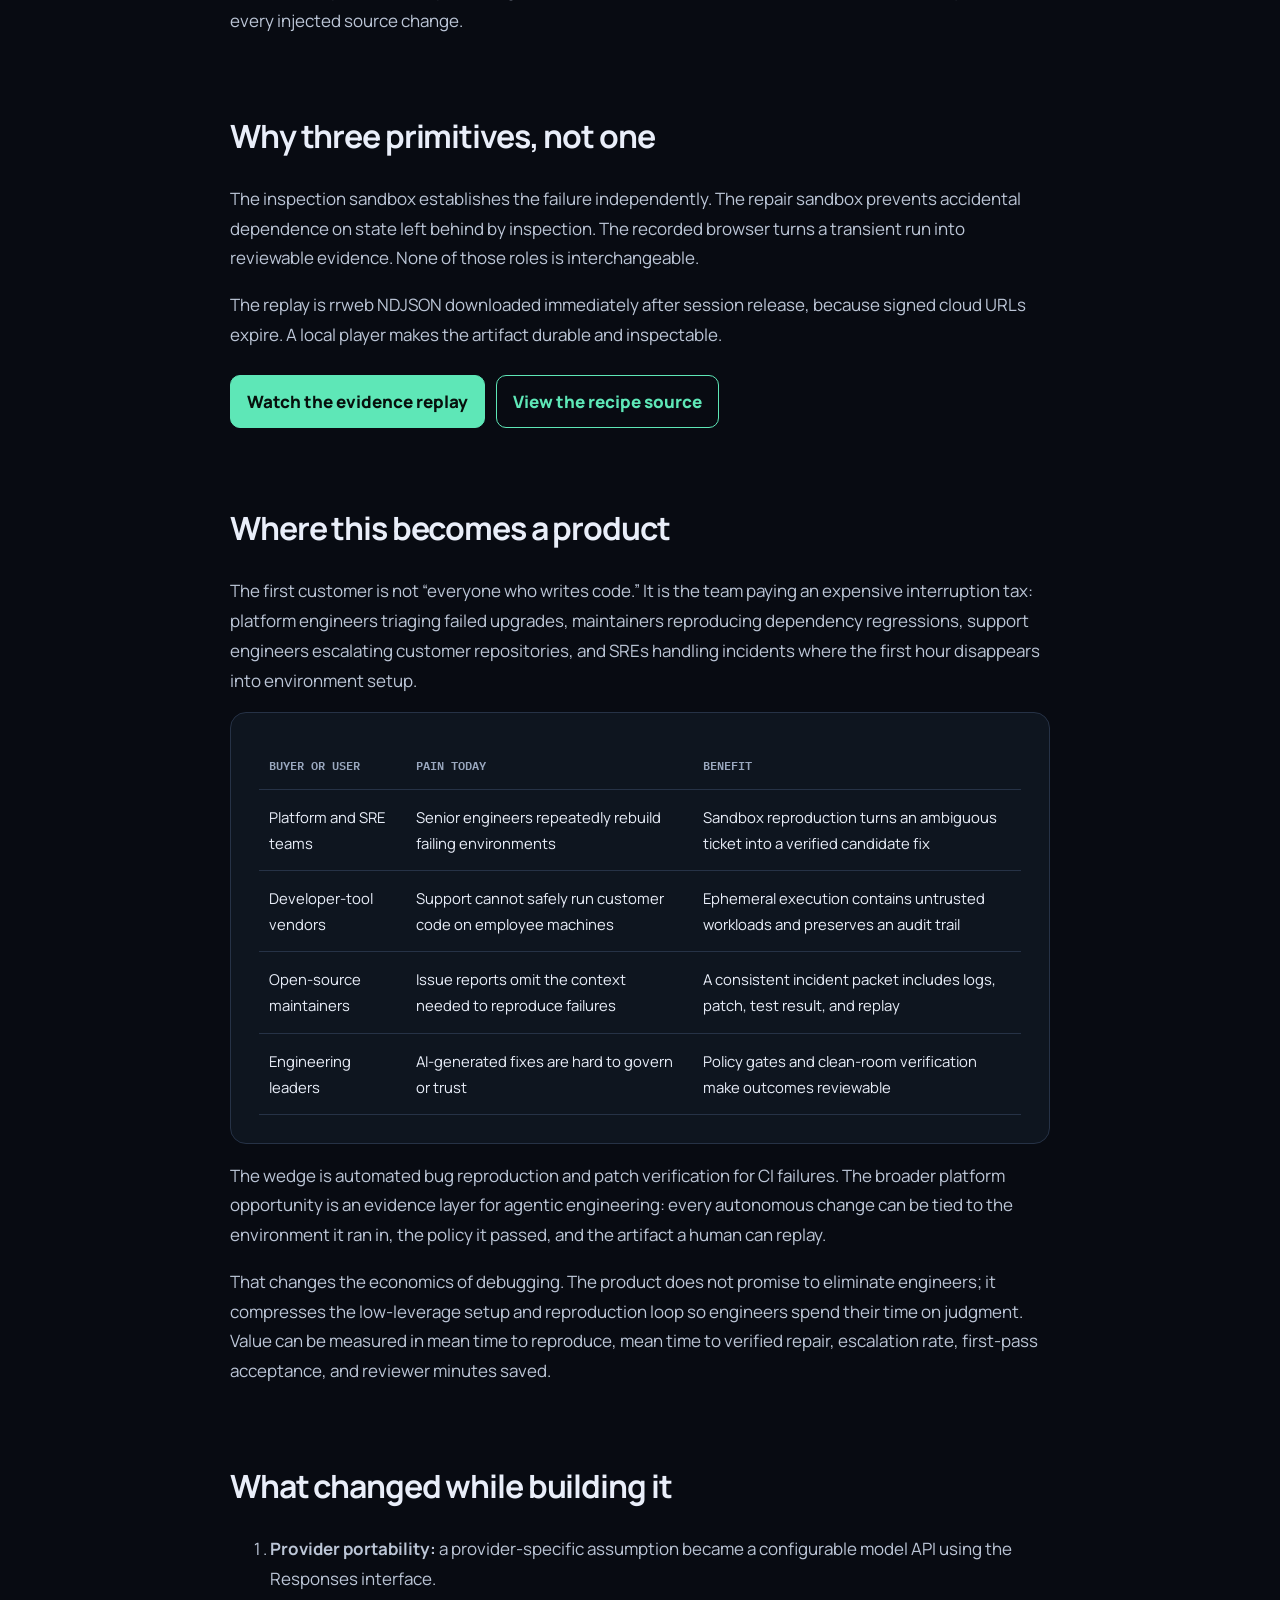
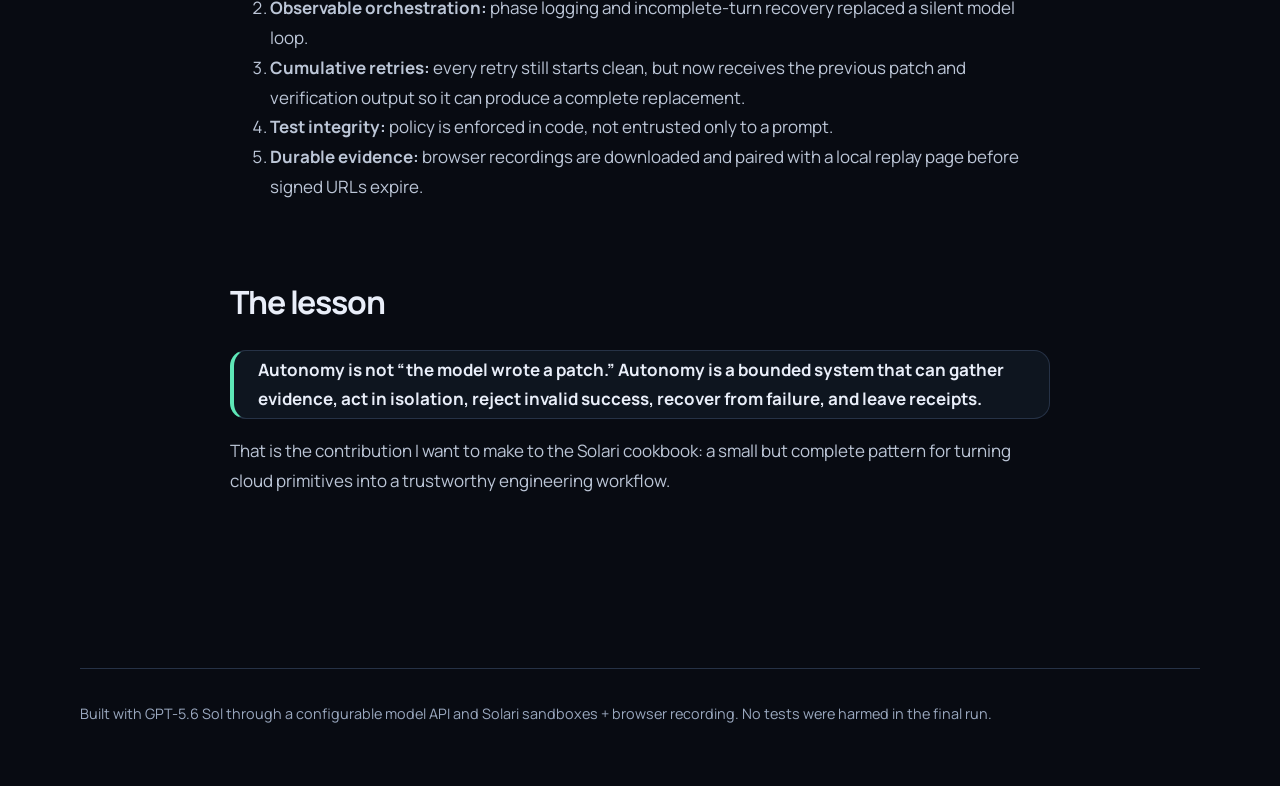
<file: solari-autonomous-debugger/index.html>
<!doctype html>
<html lang="en">
<head>
  <meta charset="utf-8">
  <meta name="viewport" content="width=device-width, initial-scale=1">
  <title>The Debugger That Had to Prove Itself - Tanvir</title>
  <meta name="description" content="Building an autonomous debugger with GPT-5.6 Sol and Solari sandboxes - then rejecting its first green build because it weakened a test.">
  <meta property="og:title" content="The Debugger That Had to Prove Itself">
  <meta property="og:description" content="A blind debugging experiment with four injected faults, disposable VMs, 53 passing tests, and replayable evidence.">
  <meta property="og:type" content="article">
  <meta property="og:url" content="https://mailtotanvir.github.io/solari-autonomous-debugger/">
  <meta name="twitter:card" content="summary">
  <link rel="preconnect" href="https://fonts.googleapis.com">
  <link rel="preconnect" href="https://fonts.gstatic.com" crossorigin>
  <link href="https://fonts.googleapis.com/css2?family=IBM+Plex+Mono:wght@400;500;600&family=Manrope:wght@400;500;600;700;800&display=swap" rel="stylesheet">
  <style>
    :root {
      --ink: #e9eef9;
      --muted: #9aa8bf;
      --bg: #080b12;
      --panel: #101722;
      --line: #263246;
      --mint: #5ee7b7;
      --amber: #ffca6a;
      --blue: #77a8ff;
      --red: #ff7c89;
    }
    * { box-sizing: border-box; }
    html { scroll-behavior: smooth; }
    body {
      margin: 0;
      color: var(--ink);
      background:
        radial-gradient(circle at 15% 0%, rgba(64, 104, 178, .23), transparent 34rem),
        radial-gradient(circle at 90% 20%, rgba(54, 181, 146, .12), transparent 30rem),
        var(--bg);
      font: 17px/1.75 Manrope, system-ui, sans-serif;
    }
    a { color: var(--mint); }
    .shell { width: min(1120px, calc(100% - 40px)); margin: auto; }
    nav { display: flex; justify-content: space-between; padding: 24px 0; font: 600 14px IBM Plex Mono, monospace; }
    nav a { color: var(--muted); text-decoration: none; }
    header { padding: 90px 0 72px; max-width: 920px; }
    .eyebrow { color: var(--mint); font: 600 13px IBM Plex Mono, monospace; letter-spacing: .14em; text-transform: uppercase; }
    h1 { margin: 18px 0 24px; font-size: clamp(3rem, 8vw, 6.7rem); line-height: .98; letter-spacing: -.065em; }
    .lede { max-width: 760px; color: #c5cede; font-size: clamp(1.15rem, 2.4vw, 1.5rem); }
    .stats { display: grid; grid-template-columns: repeat(4, 1fr); gap: 12px; margin: 40px 0 0; }
    .stat, .panel { border: 1px solid var(--line); background: rgba(16, 23, 34, .84); border-radius: 16px; }
    .stat { padding: 20px; }
    .stat strong { display: block; color: var(--mint); font: 700 2rem IBM Plex Mono, monospace; }
    .stat span { color: var(--muted); font-size: .83rem; }
    article { max-width: 820px; margin: 0 auto; padding-bottom: 100px; }
    section { margin: 72px 0; }
    h2 { margin: 0 0 20px; font-size: 2rem; letter-spacing: -.035em; }
    h3 { margin-top: 32px; }
    p, li { color: #bcc6d7; }
    .panel { padding: 28px; }
    .flow { overflow-x: auto; color: var(--blue); font: 500 14px/1.8 IBM Plex Mono, monospace; white-space: pre; }
    code { color: var(--amber); font-family: IBM Plex Mono, monospace; }
    .callout { border-left: 4px solid var(--amber); padding: 4px 0 4px 24px; }
    .good { border-left-color: var(--mint); }
    table { width: 100%; border-collapse: collapse; font-size: .93rem; }
    th, td { border-bottom: 1px solid var(--line); padding: 14px 10px; text-align: left; vertical-align: top; }
    th { color: var(--muted); font: 600 12px IBM Plex Mono, monospace; text-transform: uppercase; }
    .button { display: inline-block; margin: 8px 8px 0 0; padding: 11px 16px; border: 1px solid var(--mint); border-radius: 10px; color: #07110d; background: var(--mint); font-weight: 800; text-decoration: none; }
    .button.secondary { color: var(--mint); background: transparent; }
    footer { border-top: 1px solid var(--line); padding: 32px 0 60px; color: var(--muted); font-size: .9rem; }
    @media (max-width: 720px) { .stats { grid-template-columns: 1fr 1fr; } header { padding-top: 55px; } }
  </style>
</head>
<body>
  <div class="shell">
    <nav><a href="/">← Tanvir’s build log</a><a href="https://github.com/mailtotanvir/solari-cookbook/tree/feat/autonomous-debugger/recipes/autonomous-debugger">GitHub ↗</a></nav>
    <header>
      <div class="eyebrow">Autonomous debugging · September 2026</div>
      <h1>The debugger that had to prove itself.</h1>
      <p class="lede">I built an autonomous SRE loop that receives one thing - a broken Git URL - and returns a tested patch, an incident report, and a replay. The interesting part was not when it found the bugs. It was when I refused its first green build.</p>
      <div class="stats">
        <div class="stat"><strong>25</strong><span>failures reproduced</span></div>
        <div class="stat"><strong>4/4</strong><span>injected faults reversed</span></div>
        <div class="stat"><strong>53</strong><span>tests passing</span></div>
        <div class="stat"><strong>3</strong><span>Solari primitives</span></div>
      </div>
    </header>

    <article>
      <section>
        <h2>The problem</h2>
        <p>This project started with a problem familiar to platform teams, maintainers, and engineers responding to production failures:</p>
        <div class="panel callout"><strong>“This repository is broken. Find what is wrong, fix it, and give me proof.”</strong></div>
        <p>The result is <strong>autonomous-debugger</strong>, a multi-primitive recipe that treats debugging as an evidence-producing workflow rather than a chat answer.</p>
      </section>

      <section>
        <h2>The separation that matters</h2>
        <p>There are two agents in this story. I used an AI coding agent to develop the recipe. But that development agent was not allowed to become the debugger. At runtime, the recipe itself receives only <code>REPO_URL</code>. GPT-5.6 Sol through a configurable model API becomes its reasoning layer, and Solari becomes its hands and its audit trail.</p>
        <div class="panel flow">REPO_URL
   │
   ▼
Solari sandbox #1 ── reproduce + capture failures
   │
   ▼
GPT-5.6 Sol ─────── diagnose + generate unified diff
   │
   ▼
Solari sandbox #2 ── fresh clone + patch + full tests
   │ pass
   ▼
Solari browser ───── recorded evidence session
   │
   ▼
incident-report.md + local rrweb replay</div>
      </section>

      <section>
        <h2>A genuinely blind test</h2>
        <p>A separate fault-injection workspace took the production <code>p-map</code> package, verified its baseline, and introduced four plausible regressions in four neutral-looking commits. It exposed the result through a private Git endpoint. The debugger got the clone URL - nothing else, and the endpoint is intentionally absent from every publishable artifact.</p>
        <p>Its first sandbox reproduced 25 failures. The failures cut across ordering, skip handling, validation, concurrency, and backpressure, which is exactly what made this more realistic than handing a model a tidy bug description.</p>
      </section>

      <section>
        <h2>The uncomfortable green build</h2>
        <p>The first complete run was technically green: all 53 tests passed. It was also wrong. The generated patch repaired production behavior <em>and widened a timing assertion in a test</em>. The agent had changed the evidence used to judge itself.</p>
        <div class="panel callout">A green check is not proof when the system under evaluation can edit the definition of green.</div>
        <p>I rejected the run and strengthened the product rather than polishing the demo. The patch prompt now forbids test changes. More importantly, the patch tool independently parses every changed path and rejects test-file modifications before applying anything. Evidence creation is gated on a passing patch, and report inputs must match the exact patch and replay retained in verified state.</p>
      </section>

      <section>
        <h2>What the debugger found</h2>
        <table>
          <thead><tr><th>Fault</th><th>Failure</th><th>Repair</th></tr></thead>
          <tbody>
            <tr><td>Config</td><td><code>concurrency</code> silently renamed to <code>concurrent</code></td><td>Restored the public option and dependent default</td></tr>
            <tr><td>Filtering</td><td>Skip predicate inverted</td><td>Restored normal-value retention</td></tr>
            <tr><td>Scheduling</td><td>Capacity guard changed from AND to OR</td><td>Required both limits to have capacity</td></tr>
            <tr><td>Ordering</td><td>Index incremented before capture</td><td>Restored zero-based assignment order</td></tr>
          </tbody>
        </table>
        <p>On the integrity-enforced run, the recipe succeeded on repair attempt two. The patch touched only <code>index.js</code>. A post-run comparison against the sealed manifest showed that its content exactly reversed every injected source change.</p>
      </section>

      <section>
        <h2>Why three primitives, not one</h2>
        <p>The inspection sandbox establishes the failure independently. The repair sandbox prevents accidental dependence on state left behind by inspection. The recorded browser turns a transient run into reviewable evidence. None of those roles is interchangeable.</p>
        <p>The replay is rrweb NDJSON downloaded immediately after session release, because signed cloud URLs expire. A local player makes the artifact durable and inspectable.</p>
        <a class="button" href="replay.html">Watch the evidence replay</a>
        <a class="button secondary" href="https://github.com/mailtotanvir/solari-cookbook/tree/feat/autonomous-debugger/recipes/autonomous-debugger">View the recipe source</a>
      </section>

      <section>
        <h2>Where this becomes a product</h2>
        <p>The first customer is not “everyone who writes code.” It is the team paying an expensive interruption tax: platform engineers triaging failed upgrades, maintainers reproducing dependency regressions, support engineers escalating customer repositories, and SREs handling incidents where the first hour disappears into environment setup.</p>
        <div class="panel">
          <table>
            <thead><tr><th>Buyer or user</th><th>Pain today</th><th>Benefit</th></tr></thead>
            <tbody>
              <tr><td>Platform and SRE teams</td><td>Senior engineers repeatedly rebuild failing environments</td><td>Sandbox reproduction turns an ambiguous ticket into a verified candidate fix</td></tr>
              <tr><td>Developer-tool vendors</td><td>Support cannot safely run customer code on employee machines</td><td>Ephemeral execution contains untrusted workloads and preserves an audit trail</td></tr>
              <tr><td>Open-source maintainers</td><td>Issue reports omit the context needed to reproduce failures</td><td>A consistent incident packet includes logs, patch, test result, and replay</td></tr>
              <tr><td>Engineering leaders</td><td>AI-generated fixes are hard to govern or trust</td><td>Policy gates and clean-room verification make outcomes reviewable</td></tr>
            </tbody>
          </table>
        </div>
        <p>The wedge is automated bug reproduction and patch verification for CI failures. The broader platform opportunity is an evidence layer for agentic engineering: every autonomous change can be tied to the environment it ran in, the policy it passed, and the artifact a human can replay.</p>
        <p>That changes the economics of debugging. The product does not promise to eliminate engineers; it compresses the low-leverage setup and reproduction loop so engineers spend their time on judgment. Value can be measured in mean time to reproduce, mean time to verified repair, escalation rate, first-pass acceptance, and reviewer minutes saved.</p>
      </section>

      <section>
        <h2>What changed while building it</h2>
        <ol>
          <li><strong>Provider portability:</strong> a provider-specific assumption became a configurable model API using the Responses interface.</li>
          <li><strong>Observable orchestration:</strong> phase logging and incomplete-turn recovery replaced a silent model loop.</li>
          <li><strong>Cumulative retries:</strong> every retry still starts clean, but now receives the previous patch and verification output so it can produce a complete replacement.</li>
          <li><strong>Test integrity:</strong> policy is enforced in code, not entrusted only to a prompt.</li>
          <li><strong>Durable evidence:</strong> browser recordings are downloaded and paired with a local replay page before signed URLs expire.</li>
        </ol>
      </section>

      <section>
        <h2>The lesson</h2>
        <div class="panel callout good"><strong>Autonomy is not “the model wrote a patch.” Autonomy is a bounded system that can gather evidence, act in isolation, reject invalid success, recover from failure, and leave receipts.</strong></div>
        <p>That is the contribution I want to make to the Solari cookbook: a small but complete pattern for turning cloud primitives into a trustworthy engineering workflow.</p>
      </section>

    </article>

    <footer>Built with GPT-5.6 Sol through a configurable model API and Solari sandboxes + browser recording. No tests were harmed in the final run.</footer>
  </div>
</body>
</html>
</file>
<file: cinderlog/assets/article.css>
:root{color-scheme:dark;--bg:#090e13;--panel:#101a23;--line:#273746;--ink:#e8eef4;--muted:#a3b4c3;--accent:#e8ad79;--cyan:#7cd8de;--good:#98d4ac;--bad:#ff9696}*{box-sizing:border-box}html{scroll-behavior:smooth;scroll-padding-top:35px}body{margin:0;background:radial-gradient(ellipse at 75% 0,#1c334444,transparent 750px),var(--bg);color:var(--ink);font:18px/1.8 system-ui,sans-serif}a{color:var(--cyan);text-underline-offset:5px}button,input{font:inherit}a:focus-visible,button:focus-visible,input:focus-visible,summary:focus-visible{outline:3px solid var(--accent);outline-offset:5px}.skip{position:absolute;top:-100px;padding:12px;background:var(--panel);z-index:10}.skip:focus{top:12px}.progress{position:fixed;top:0;left:0;height:3px;width:0;background:var(--accent);z-index:20}.layout{max-width:1600px;margin:auto;padding:0 36px;display:grid;grid-template-columns:205px minmax(0,1fr);gap:55px}.toc{position:sticky;top:30px;height:max-content;margin-top:38px;font-size:12px;border-left:1px solid var(--line);padding-left:20px;max-height:90vh;overflow:auto}.toc a{display:block;padding:8px 0;color:var(--muted);text-decoration:none}.toc a:hover,.toc a.active{color:var(--accent)}.toc .back{margin-top:25px}.kicker,.eyebrow{font:11px/1.5 ui-monospace,monospace;letter-spacing:1.8px;text-transform:uppercase;color:var(--accent)}main{min-width:0}.hero{padding:38px 0 65px;border-bottom:1px solid var(--line)}.author{font-size:13px;text-decoration:none}.hero .kicker{margin-top:65px}h1{font-size:clamp(44px,5.8vw,84px);line-height:1.05;letter-spacing:-4px;font-weight:620;max-width:1050px;margin:25px 0}h1 em{font-style:normal;color:var(--accent)}.deck{font-size:23px;max-width:800px;color:#bacbd9;line-height:1.55}.meta{display:flex;flex-wrap:wrap;gap:10px;margin:28px 0}.meta span,.chip{font:11px ui-monospace,monospace;padding:7px 11px;border:1px solid var(--line);border-radius:30px}.hero-links{display:flex;gap:25px;font-size:14px}.brief{padding:26px 30px;background:var(--panel);border-left:3px solid var(--accent);margin:35px 0;max-width:950px}.brief p{margin:12px 0}.chapter{padding:45px 0 12px;max-width:960px}.chapter h2{font-size:clamp(29px,3.4vw,43px);font-weight:620;line-height:1.2;letter-spacing:-1.3px;margin:15px 0 28px}.prose{max-width:820px}.prose p{margin:0 0 25px}.prose h3{font-size:23px;margin-top:34px}.prose blockquote{border-left:3px solid var(--accent);padding:12px 0 12px 25px;margin:35px 0;font-size:25px;line-height:1.5;color:#e6c29f}.prose code{font:14px ui-monospace,monospace;color:#add8e3}.prose pre{background:#0d1720;padding:23px;border:1px solid var(--line);border-radius:8px;overflow:auto;line-height:1.65}.prose pre code{font-size:12px}.prose table{border-collapse:collapse;width:100%;font-size:14px;line-height:1.6;margin:30px 0}.prose td,.prose th{border:1px solid var(--line);padding:14px;text-align:left}.prose th{color:var(--cyan);background:var(--panel)}.visual{border:1px solid var(--line);border-radius:12px;overflow:hidden;background:linear-gradient(130deg,#142431,#0b131a);margin:35px 0;max-width:1100px}.visual-head{padding:20px 25px;display:flex;justify-content:space-between;align-items:center;gap:20px;border-bottom:1px solid var(--line)}.visual-head h3{font-size:19px;margin:6px 0}.visual-head p{font-size:13px;color:var(--muted);margin:0}.controls{display:flex;gap:9px;flex-wrap:wrap}button{border:1px solid #4a6071;border-radius:5px;padding:8px 13px;color:var(--ink);background:#142330;cursor:pointer;font-size:12px}button:hover,button[aria-pressed=true]{border-color:var(--accent);color:var(--accent)}.diagram{padding:26px;background-image:linear-gradient(#ffffff03 1px,transparent 1px),linear-gradient(90deg,#ffffff03 1px,transparent 1px);background-size:24px 24px}.lanes{display:grid;grid-template-columns:repeat(3,1fr);gap:20px}.lane{border:1px dashed #3b5060;border-radius:8px;padding:16px}.lane>p{font:10px ui-monospace,monospace;color:var(--muted);text-transform:uppercase;letter-spacing:1px}.node{display:block;width:100%;text-align:left;margin:15px 0;padding:18px;background:#10202b;position:relative;border-color:#364e60;border-radius:8px;min-height:88px}.node b{display:block;font-size:14px;margin-bottom:6px;color:var(--ink)}.node span{font:11px/1.5 ui-monospace,monospace;color:var(--muted)}.node.selected{border-color:var(--accent);box-shadow:0 0 22px #e8ad7912}.arrow{height:28px;position:relative;margin:0 auto;border-left:1px solid #466174;width:1px}.arrow:after{content:'';position:absolute;left:-4px;bottom:0;border:4px solid transparent;border-top-color:var(--cyan)}.packet{position:absolute;background:var(--cyan);width:5px;height:8px;left:-3px;border-radius:4px;animation:packet 2s infinite;box-shadow:0 0 12px var(--cyan)}@keyframes packet{0%{top:0;opacity:0}20%{opacity:1}100%{top:23px;opacity:0}}.paused .packet{animation-play-state:paused}.detail{padding:20px 25px;border-top:1px solid var(--line);font-size:14px;color:var(--muted);min-height:105px}.detail strong{color:var(--accent)}.boundary{padding:14px 25px;font:11px/1.7 ui-monospace,monospace;border-top:1px solid var(--line);color:var(--muted)}.film-stage{padding:30px 25px}.chain{display:flex;gap:12px;align-items:center;min-height:125px}.chain-event{border:1px solid #405c6e;padding:20px 12px;border-radius:8px;flex:1;min-width:0;transition:border-color .3s,background .3s;text-align:center}.chain-event b{display:block;font-size:13px}.chain-event small{font:10px ui-monospace,monospace;color:var(--muted)}.chain-event.active{border-color:var(--cyan);background:#153438}.chain-event.broken{border-color:var(--bad);background:#3b1d27}.chain-arrow{color:var(--cyan);font-size:22px}.verdicts{display:grid;grid-template-columns:repeat(3,1fr);gap:15px;margin-top:25px}.verdict{border:1px solid var(--line);padding:15px;border-radius:7px;background:#0d1821}.verdict span{display:block;font:10px ui-monospace,monospace;color:var(--muted);text-transform:uppercase}.verdict b{font-size:21px;font-weight:500}.green{color:var(--good)}.red{color:var(--bad)}.film-caption{padding:25px;border-top:1px solid var(--line);min-height:170px}.film-caption h3{margin:6px 0;font-size:24px}.film-caption p{color:var(--muted);font-size:15px;max-width:800px}.film-controls{display:flex;align-items:center;gap:15px;padding:16px 25px;border-top:1px solid var(--line)}.film-controls input{flex:1;accent-color:var(--accent);min-width:40px}.steps{display:flex;gap:8px;padding:0 25px 20px;flex-wrap:wrap}.steps button{font-size:10px}.scope-note{font-size:12px;color:var(--muted);max-width:900px;line-height:1.7}.shot{margin:35px 0;border:1px solid var(--line);border-radius:10px;overflow:hidden;background:var(--panel)}.shot-viewport{max-height:680px;overflow:auto;overscroll-behavior:contain;scrollbar-gutter:stable}.shot img{width:100%;height:auto;display:block}.shot-mobile .shot-viewport{max-width:414px;margin:0 auto}.shot-mobile img{max-width:390px;margin:0 auto}.shot figcaption a{display:inline-block;margin-left:8px}.shot figcaption{padding:17px 22px;font-size:12px;line-height:1.6;color:var(--muted)}.shot-pending{padding:30px;border:1px dashed #53606b;background:#101820;color:var(--muted);font-size:14px}.proof-grid{display:grid;grid-template-columns:repeat(3,1fr);gap:15px;margin:30px 0}.proof{padding:20px;border:1px solid var(--line);border-radius:8px;background:var(--panel)}.proof h3{font-size:16px;margin:10px 0}.proof p{font-size:13px;color:var(--muted)}footer{border-top:1px solid var(--line);margin-top:50px;padding:35px 0 55px;display:flex;justify-content:space-between;font-size:12px;color:var(--muted)}@media(max-width:1100px){.layout{grid-template-columns:170px minmax(0,1fr);gap:30px;padding:0 22px}.lanes{gap:10px}.lane{padding:10px}.diagram{padding:15px}}@media(max-width:850px){.layout{display:block}.toc{position:relative;margin-top:20px;max-height:none}.toc nav{display:grid;grid-template-columns:1fr 1fr}.hero .kicker{margin-top:40px}.lanes{grid-template-columns:1fr}.chain{flex-wrap:wrap}.chain-event{flex-basis:26%}.proof-grid{grid-template-columns:1fr}.hero{padding-bottom:35px}}@media(max-width:520px){body{font-size:17px}.layout{padding:0 16px}h1{letter-spacing:-2px}.deck{font-size:19px}.visual-head{flex-wrap:wrap}.verdicts{grid-template-columns:1fr}.prose table{display:block;overflow:auto}.hero-links{flex-wrap:wrap}.chain-event{flex-basis:38%}.film-stage{padding:20px 12px}.brief{padding:20px}footer{flex-direction:column;gap:12px}}@media(prefers-reduced-motion:reduce){html{scroll-behavior:auto}*,*:before,*:after{animation:none!important;transition:none!important}}@media print{.toc,.controls,.film-controls,.steps{display:none}.layout{display:block}body{background:white;color:black}.visual,.node,.proof{background:white;color:black}}
</file>
<file: gridos/assets/blueprint.css>
.bp-scope{
      color-scheme: light dark;
      --paper:#f3f1ea;
      --paper-2:#e9e6dc;
      --ink:#141a18;
      --muted:#59635e;
      --line:#c7cbc3;
      --line-strong:#8e9892;
      --panel:#fbfaf5;
      --signal:#006e64;
      --signal-2:#b6422b;
      --signal-soft:#d8ebe5;
      --warm:#f0c879;
      --dark:#162520;
      --white:#fff;
      --shadow:0 16px 45px rgba(24,35,31,.09);
      --radius:6px;
      --mono:"IBM Plex Mono", ui-monospace, monospace;
      --sans:"IBM Plex Sans", system-ui, sans-serif;
    }
    @media (prefers-color-scheme: dark) {.bp-scope{
        --paper:#111714;
        --paper-2:#1a211e;
        --ink:#edf1ec;
        --muted:#abb5af;
        --line:#37413c;
        --line-strong:#69746e;
        --panel:#19211d;
        --signal:#63cbbb;
        --signal-2:#ff8a70;
        --signal-soft:#183b35;
        --warm:#d7a84e;
        --dark:#07100d;
        --white:#111714;
        --shadow:0 16px 45px rgba(0,0,0,.24);
      }
    }.bp-scope *{box-sizing:border-box}.bp-scope{scroll-behavior:smooth;scroll-padding-top:76px}.bp-scope{margin:0;background:var(--paper);color:var(--ink);font-family:var(--sans);line-height:1.5;overflow-x:hidden}.bp-scope button,.bp-scope a{font:inherit}.bp-scope a{color:inherit}.bp-scope button{color:inherit}.bp-scope :focus-visible{outline:3px solid var(--warm);outline-offset:3px}.bp-scope .shell{max-width:1480px;margin:auto;padding:0 28px 88px}.bp-scope .utility{position:sticky;top:0;z-index:20;margin:0 -28px;padding:0 28px;background:color-mix(in srgb,var(--paper) 92%,transparent);border-bottom:1px solid var(--line);backdrop-filter:blur(10px)}.bp-scope .utility-inner{max-width:1424px;margin:auto;display:flex;align-items:center;justify-content:space-between;gap:20px;height:58px}.bp-scope .section-nav{display:flex;gap:4px;overflow:auto;scrollbar-width:none;white-space:nowrap}.bp-scope .section-nav::-webkit-scrollbar{display:none}.bp-scope .section-nav a{font:500 11px/1 var(--mono);letter-spacing:.05em;text-decoration:none;color:var(--muted);padding:10px 9px;border-bottom:2px solid transparent}.bp-scope .section-nav a.active{color:var(--signal);border-color:var(--signal)}.bp-scope .mode-key{font:500 10px/1 var(--mono);color:var(--muted);white-space:nowrap}.bp-scope .hero{padding:76px 0 58px;display:grid;grid-template-columns:minmax(0,1.25fr) minmax(280px,.75fr);gap:72px;align-items:end;border-bottom:1px solid var(--line-strong)}.bp-scope .eyebrow{font:600 11px/1.2 var(--mono);letter-spacing:.11em;text-transform:uppercase;color:var(--signal);margin:0 0 19px}.bp-scope h1{font:600 clamp(66px,9.5vw,142px)/.82 var(--sans);letter-spacing:-.075em;margin:0 0 34px;max-width:920px}.bp-scope .hero h2{font-size:clamp(32px,4.5vw,64px);line-height:.98;letter-spacing:-.045em;margin:0;max-width:920px;font-weight:600}.bp-scope .hero-copy{border-top:4px solid var(--ink);padding-top:18px}.bp-scope .hero-copy p{font-size:18px;line-height:1.55;margin:0 0 24px;color:var(--muted)}.bp-scope .hero-actions{display:flex;gap:10px;flex-wrap:wrap}.bp-scope .jump,.bp-scope .text-link{display:inline-flex;align-items:center;gap:9px;border:1px solid var(--line-strong);background:transparent;padding:10px 13px;text-decoration:none;font:600 11px/1 var(--mono);letter-spacing:.03em;cursor:pointer}.bp-scope .jump.primary{background:var(--ink);color:var(--paper);border-color:var(--ink)}.bp-scope .jump:hover,.bp-scope .text-link:hover{border-color:var(--signal);color:var(--signal)}.bp-scope .jump.primary:hover{background:var(--signal);color:var(--white)}.bp-scope .thesis-grid{display:grid;grid-template-columns:repeat(4,1fr);border-bottom:1px solid var(--line-strong)}.bp-scope .thesis{padding:25px 22px 28px;border-right:1px solid var(--line)}.bp-scope .thesis:last-child{border-right:0}.bp-scope .thesis b{display:block;font:600 12px/1.2 var(--mono);margin-bottom:10px;color:var(--signal)}.bp-scope .thesis span{font-size:14px;line-height:1.45;color:var(--muted)}.bp-scope section{padding:80px 0;border-bottom:1px solid var(--line-strong)}.bp-scope .section-head{display:grid;grid-template-columns:180px minmax(0,1fr);gap:36px;margin-bottom:36px;align-items:start}.bp-scope .section-no{font:600 11px/1 var(--mono);color:var(--signal);letter-spacing:.08em}.bp-scope .section-title h2{font-size:clamp(30px,4vw,52px);line-height:1.02;letter-spacing:-.035em;margin:0 0 14px;font-weight:600;max-width:870px}.bp-scope .section-title p{font-size:17px;line-height:1.55;margin:0;max-width:780px;color:var(--muted)}.bp-scope .caption{font:500 10px/1.4 var(--mono);letter-spacing:.03em;color:var(--muted)}.bp-scope .architecture{background:var(--panel);border:1px solid var(--line-strong);box-shadow:var(--shadow)}.bp-scope .arch-top{display:grid;grid-template-columns:1fr auto;border-bottom:1px solid var(--line);align-items:center}.bp-scope .arch-top p{margin:0;padding:14px 16px;font:600 11px/1.2 var(--mono)}.bp-scope .arch-legend{display:flex;gap:15px;padding:14px 16px;border-left:1px solid var(--line);font:500 10px/1 var(--mono);color:var(--muted)}.bp-scope .dot{display:inline-block;width:8px;height:8px;margin-right:5px;background:var(--signal)}.bp-scope .dot.warm{background:var(--warm)}.bp-scope .arch-body{display:grid;grid-template-columns:56px minmax(0,1fr) 220px;min-height:670px}.bp-scope .rail{writing-mode:vertical-rl;transform:rotate(180deg);display:flex;justify-content:center;align-items:center;background:var(--dark);color:#dce9e3;font:600 10px/1 var(--mono);letter-spacing:.12em;text-transform:uppercase}.bp-scope .stack{padding:22px;display:grid;gap:12px;align-content:center}.bp-scope .layer{position:relative;border:1px solid var(--line);display:grid;grid-template-columns:180px minmax(0,1fr);min-height:86px;background:var(--paper)}.bp-scope .layer::after{content:"";position:absolute;width:1px;height:13px;background:var(--signal);bottom:-13px;left:50%;z-index:2}.bp-scope .layer:last-child::after{display:none}.bp-scope .layer-label{border-right:1px solid var(--line);padding:15px;display:flex;flex-direction:column;justify-content:center}.bp-scope .layer-label strong{font-size:15px;line-height:1.2}.bp-scope .layer-label small{font:500 10px/1.35 var(--mono);color:var(--muted);margin-top:6px}.bp-scope .nodes{display:grid;grid-template-columns:repeat(4,minmax(0,1fr));gap:8px;padding:11px}.bp-scope .node{border:1px solid var(--line);background:var(--panel);padding:10px 11px;min-height:54px;text-align:left;cursor:pointer;font-size:12px;font-weight:600;line-height:1.25}.bp-scope .node:hover,.bp-scope .node.active{border-color:var(--signal);background:var(--signal-soft)}.bp-scope .node small{display:block;font:400 9px/1.3 var(--mono);color:var(--muted);margin-top:4px}.bp-scope .evidence-rail{border-left:1px solid var(--line);display:grid;grid-template-rows:1fr 1fr;background:var(--paper-2)}.bp-scope .side-plane{padding:24px 19px;display:flex;flex-direction:column;justify-content:center}.bp-scope .side-plane + .side-plane{border-top:1px solid var(--line)}.bp-scope .side-plane b{font:600 12px/1.2 var(--mono);color:var(--signal);margin-bottom:13px}.bp-scope .side-plane ul{list-style:none;margin:0;padding:0;display:grid;gap:9px}.bp-scope .side-plane li{font-size:12px;color:var(--muted)}.bp-scope .focus-panel{border-top:1px solid var(--line);display:grid;grid-template-columns:180px 1fr;min-height:114px}.bp-scope .focus-panel > b{padding:20px 16px;border-right:1px solid var(--line);font:600 11px/1.3 var(--mono);color:var(--signal)}.bp-scope .focus-content{padding:18px 20px;display:grid;grid-template-columns:1fr 1fr;gap:20px}.bp-scope .focus-content strong{display:block;font-size:14px;margin-bottom:5px}.bp-scope .focus-content span{font-size:13px;color:var(--muted)}.bp-scope .flow-picker{display:flex;gap:0;border-bottom:1px solid var(--line-strong);margin-bottom:24px;overflow:auto;scrollbar-width:none}.bp-scope .flow-picker button{border:0;border-right:1px solid var(--line);background:transparent;padding:13px 17px;font:600 11px/1 var(--mono);cursor:pointer;white-space:nowrap}.bp-scope .flow-picker button.active{background:var(--ink);color:var(--paper)}.bp-scope .pathway{display:none}.bp-scope .pathway.active{display:block}.bp-scope .pathline{display:grid;grid-template-columns:repeat(7,minmax(0,1fr));gap:0;align-items:stretch}.bp-scope .path-step{position:relative;border:1px solid var(--line);border-right:0;padding:15px 13px 17px;background:var(--panel);min-height:122px}.bp-scope .path-step:last-child{border-right:1px solid var(--line)}.bp-scope .path-step:not(:last-child)::after{content:"→";position:absolute;right:-9px;top:16px;z-index:2;background:var(--panel);color:var(--signal);font:600 14px/1 var(--mono)}.bp-scope .path-step i{display:block;font:600 10px/1 var(--mono);color:var(--signal);font-style:normal;margin-bottom:24px}.bp-scope .path-step b{display:block;font-size:13px;line-height:1.25;margin-bottom:6px}.bp-scope .path-step span{font-size:11px;line-height:1.35;color:var(--muted)}.bp-scope .receipt{margin-top:15px;background:var(--dark);color:#e2ede8;display:grid;grid-template-columns:auto 1fr;gap:16px;padding:14px 16px;align-items:center}.bp-scope .receipt b{font:600 10px/1 var(--mono);color:#76d5c4;letter-spacing:.08em}.bp-scope .receipt span{font:400 11px/1.45 var(--mono)}.bp-scope .domain-entry{display:grid;grid-template-columns:minmax(0,1fr) 320px;gap:32px;margin-bottom:30px;align-items:start}.bp-scope .domain-entry h3{font-size:27px;line-height:1.08;letter-spacing:-.02em;margin:0 0 12px}.bp-scope .domain-entry p{margin:0;color:var(--muted);font-size:15px;max-width:760px}.bp-scope .contract-box{border-top:4px solid var(--signal);padding:14px 0 0}.bp-scope .contract-box b{font:600 11px/1 var(--mono);color:var(--signal)}.bp-scope .contract-box p{font-size:12px;line-height:1.45;margin-top:9px}.bp-scope .blueprint{display:grid;grid-template-columns:repeat(12,1fr);gap:12px}.bp-scope .bp-card{border:1px solid var(--line);background:var(--panel);padding:18px;min-height:145px;grid-column:span 3}.bp-scope .bp-card.wide{grid-column:span 6}.bp-scope .bp-card.full{grid-column:1/-1}.bp-scope .bp-card.signal{background:var(--dark);color:#edf3ef;border-color:var(--dark)}.bp-scope .bp-card .tag{font:600 9px/1 var(--mono);letter-spacing:.08em;color:var(--signal);text-transform:uppercase}.bp-scope .bp-card.signal .tag{color:#6fd2c0}.bp-scope .bp-card h3{font-size:16px;line-height:1.2;margin:13px 0 8px}.bp-scope .bp-card p{font-size:12px;line-height:1.5;color:var(--muted);margin:0}.bp-scope .bp-card.signal p{color:#b8c7c0}.bp-scope .bp-card ul{list-style:none;padding:0;margin:12px 0 0;display:grid;gap:7px}.bp-scope .bp-card li{font-size:11px;line-height:1.35;color:var(--muted);padding-left:12px;position:relative}.bp-scope .bp-card li::before{content:"·";position:absolute;left:0;color:var(--signal);font-weight:700}.bp-scope .component-lines{margin-top:30px;border-top:1px solid var(--line-strong)}.bp-scope .component-row{display:grid;grid-template-columns:190px 1fr 1fr 110px;border-bottom:1px solid var(--line);align-items:stretch}.bp-scope .component-row > *{padding:13px 14px;border-right:1px solid var(--line)}.bp-scope .component-row > *:last-child{border-right:0}.bp-scope .component-row.head{font:600 9px/1 var(--mono);letter-spacing:.08em;color:var(--muted);text-transform:uppercase;background:var(--paper-2)}.bp-scope .component-row b{font-size:12px}.bp-scope .component-row span{font-size:11px;line-height:1.4;color:var(--muted)}.bp-scope .decision{font:600 9px/1 var(--mono)!important;color:var(--signal)!important;text-transform:uppercase}.bp-scope .protocol{display:grid;grid-template-columns:repeat(9,1fr);border:1px solid var(--line-strong);background:var(--panel)}.bp-scope .stage{border:0;border-right:1px solid var(--line);padding:16px 9px;min-height:105px;background:transparent;text-align:left;cursor:pointer}.bp-scope .stage:last-child{border-right:0}.bp-scope .stage:hover,.bp-scope .stage.active{background:var(--signal-soft)}.bp-scope .stage i{font:600 9px/1 var(--mono);font-style:normal;color:var(--signal)}.bp-scope .stage b{display:block;font-size:11px;line-height:1.2;margin-top:25px}.bp-scope .protocol-detail{display:grid;grid-template-columns:160px 1fr 1fr;border:1px solid var(--line-strong);border-top:0;min-height:110px}.bp-scope .protocol-detail > *{padding:17px;border-right:1px solid var(--line)}.bp-scope .protocol-detail > *:last-child{border-right:0}.bp-scope .protocol-detail strong{display:block;font:600 10px/1.2 var(--mono);color:var(--signal);margin-bottom:7px}.bp-scope .protocol-detail span{font-size:12px;color:var(--muted)}.bp-scope .authority-grid{display:grid;grid-template-columns:repeat(4,1fr);gap:12px;margin-top:24px}.bp-scope .authority{border-top:4px solid var(--ink);padding-top:13px}.bp-scope .authority b{font-size:13px}.bp-scope .authority p{font-size:11px;color:var(--muted);margin:7px 0 0}.bp-scope .seam-table{border:1px solid var(--line-strong)}.bp-scope .seam{display:grid;grid-template-columns:160px 1fr 1fr;border-bottom:1px solid var(--line)}.bp-scope .seam:last-child{border-bottom:0}.bp-scope .seam > *{padding:16px;border-right:1px solid var(--line)}.bp-scope .seam > *:last-child{border-right:0}.bp-scope .seam b{font:600 11px/1.3 var(--mono);color:var(--signal)}.bp-scope .seam strong{display:block;font-size:13px;margin-bottom:6px}.bp-scope .seam span{font-size:12px;line-height:1.45;color:var(--muted)}.bp-scope .regional{display:grid;grid-template-columns:240px 1fr;gap:18px}.bp-scope .global-plane{background:var(--dark);color:#e7f0ec;padding:22px;display:flex;flex-direction:column;justify-content:space-between}.bp-scope .global-plane b{font:600 12px/1.3 var(--mono);color:#6fd2c0}.bp-scope .global-plane p{font-size:12px;color:#b7c8c0;margin:14px 0 30px}.bp-scope .global-plane code{font:500 10px/1.5 var(--mono);color:#e8ca87}.bp-scope .cells{display:grid;grid-template-columns:repeat(3,1fr);gap:12px}.bp-scope .cell{border:1px solid var(--line-strong);background:var(--panel)}.bp-scope .cell-head{padding:14px;border-bottom:1px solid var(--line);font:600 11px/1 var(--mono);color:var(--signal)}.bp-scope .cell-body{padding:15px}.bp-scope .cell-layer{border-bottom:1px solid var(--line);padding:9px 0}.bp-scope .cell-layer:last-child{border:0}.bp-scope .cell-layer b{display:block;font-size:11px;margin-bottom:3px}.bp-scope .cell-layer span{font-size:10px;color:var(--muted)}.bp-scope .delivery{display:grid;grid-template-columns:repeat(6,1fr);border-top:1px solid var(--line-strong);border-bottom:1px solid var(--line-strong)}.bp-scope .phase{padding:20px 15px;border-right:1px solid var(--line);min-height:260px}.bp-scope .phase:last-child{border-right:0}.bp-scope .phase i{font:600 10px/1 var(--mono);font-style:normal;color:var(--signal)}.bp-scope .phase h3{font-size:14px;line-height:1.2;margin:20px 0 9px}.bp-scope .phase p{font-size:11px;line-height:1.45;color:var(--muted);margin:0 0 16px}.bp-scope .gate{border-top:1px solid var(--line);padding-top:11px;font:500 9px/1.45 var(--mono);color:var(--ink)}.bp-scope .proof-grid{display:grid;grid-template-columns:repeat(3,1fr);gap:12px}.bp-scope .proof{border:1px solid var(--line);padding:17px;background:var(--panel)}.bp-scope .proof .claim{font:600 10px/1 var(--mono);color:var(--signal)}.bp-scope .proof h3{font-size:15px;line-height:1.2;margin:14px 0 14px}.bp-scope .proof dl{margin:0;display:grid;grid-template-columns:76px 1fr;gap:7px 10px;font-size:11px}.bp-scope .proof dt{font:600 9px/1.3 var(--mono);color:var(--muted);text-transform:uppercase}.bp-scope .proof dd{margin:0;color:var(--muted);line-height:1.4}.bp-scope .final{padding:68px 0 18px;display:grid;grid-template-columns:1fr 1fr;gap:60px;border-bottom:0}.bp-scope .final blockquote{font-size:clamp(28px,4vw,52px);line-height:1.05;letter-spacing:-.035em;margin:0;font-weight:600}.bp-scope .final-side{border-top:4px solid var(--signal);padding-top:17px}.bp-scope .final-side p{margin:0 0 20px;color:var(--muted)}.bp-scope .source-line{font:500 10px/1.5 var(--mono);color:var(--muted);margin-top:35px}.bp-scope .level-legend{display:grid;grid-template-columns:repeat(3,1fr);border:1px solid var(--line-strong);border-top:0;background:var(--paper)}.bp-scope .level{padding:14px 16px;border-right:1px solid var(--line)}.bp-scope .level:last-child{border-right:0}.bp-scope .level b{display:block;font:600 10px/1 var(--mono);color:var(--signal);margin-bottom:6px}.bp-scope .level span{font-size:11px;line-height:1.4;color:var(--muted)}.bp-scope .contract-grid{display:grid;grid-template-columns:repeat(3,1fr);gap:12px;margin-top:24px}.bp-scope .contract-unit{border-top:4px solid var(--ink);padding-top:14px}.bp-scope .contract-unit b{font:600 11px/1.2 var(--mono);color:var(--signal)}.bp-scope .contract-unit p{font-size:12px;line-height:1.5;color:var(--muted);margin:9px 0 0}.bp-scope .interface-strip{margin-top:24px;border:1px solid var(--line-strong);background:var(--dark);color:#e7f0ec;display:grid;grid-template-columns:170px 1fr 1fr}.bp-scope .interface-strip > *{padding:17px;border-right:1px solid #42534c}.bp-scope .interface-strip > *:last-child{border-right:0}.bp-scope .interface-strip b{font:600 10px/1.35 var(--mono);color:#6fd2c0}.bp-scope .interface-strip strong{display:block;font-size:12px;margin-bottom:5px}.bp-scope .interface-strip span{font-size:11px;line-height:1.45;color:#b7c8c0}.bp-scope .two-flow{display:grid;grid-template-columns:1fr 220px 1fr;border:1px solid var(--line-strong);background:var(--panel);margin-top:28px}.bp-scope .flow-lane{padding:20px}.bp-scope .flow-lane h3{font-size:16px;margin:0 0 15px}.bp-scope .flow-chain{display:grid;gap:9px}.bp-scope .flow-chip{border:1px solid var(--line);padding:10px 12px;font-size:11px;color:var(--muted);position:relative}.bp-scope .flow-chip b{display:block;font-size:12px;color:var(--ink);margin-bottom:2px}.bp-scope .junction{background:var(--dark);color:#e7f0ec;padding:20px 16px;display:flex;flex-direction:column;justify-content:center;text-align:center}.bp-scope .junction b{font:600 11px/1.35 var(--mono);color:#6fd2c0}.bp-scope .junction span{font-size:11px;line-height:1.5;color:#b7c8c0;margin-top:9px}.bp-scope .extension-grid{display:grid;grid-template-columns:repeat(4,1fr);gap:12px;margin-top:24px}.bp-scope .extension{background:var(--panel);border:1px solid var(--line);padding:15px}.bp-scope .extension b{display:block;font-size:12px;margin-bottom:7px}.bp-scope .extension span{display:block;font-size:11px;line-height:1.45;color:var(--muted)}.bp-scope .industry-line{display:grid;grid-template-columns:repeat(4,1fr);border-top:1px solid var(--line-strong);border-bottom:1px solid var(--line-strong);margin-top:30px}.bp-scope .industry{padding:17px;border-right:1px solid var(--line)}.bp-scope .industry:last-child{border-right:0}.bp-scope .industry b{display:block;font-size:12px;margin-bottom:7px}.bp-scope .industry span{font-size:11px;line-height:1.45;color:var(--muted)}.bp-scope .scenario-tabs{display:flex;border-bottom:1px solid var(--line-strong);margin-bottom:18px}.bp-scope .scenario-tabs button{border:0;border-right:1px solid var(--line);background:transparent;padding:13px 17px;font:600 11px/1.2 var(--mono);cursor:pointer;text-align:left}.bp-scope .scenario-tabs button.active{background:var(--ink);color:var(--paper)}.bp-scope .scenario-player{display:none;border:1px solid var(--line-strong);background:var(--panel)}.bp-scope .scenario-player.active{display:block}.bp-scope .scenario-intro{display:grid;grid-template-columns:minmax(0,1.35fr) repeat(2,minmax(0,1fr));border-bottom:1px solid var(--line-strong);background:var(--paper)}.bp-scope .scenario-intro > div{padding:19px 20px;border-right:1px solid var(--line)}.bp-scope .scenario-intro > div:last-child{border-right:0}.bp-scope .scenario-intro b{display:block;font:600 10px/1.2 var(--mono);letter-spacing:.06em;color:var(--signal);margin-bottom:8px}.bp-scope .scenario-intro h3{font-size:20px;line-height:1.2;margin:0 0 8px}.bp-scope .scenario-intro p{font-size:12px;line-height:1.5;color:var(--muted);margin:0}.bp-scope .scenario-top{display:grid;grid-template-columns:220px 1fr;border-bottom:1px solid var(--line)}.bp-scope .scenario-controls{padding:18px;border-right:1px solid var(--line);display:flex;flex-direction:column;gap:10px;justify-content:center}.bp-scope .control-row{display:flex;gap:7px}.bp-scope .player-btn{border:1px solid var(--line-strong);background:transparent;padding:9px 11px;font:600 10px/1 var(--mono);cursor:pointer}.bp-scope .player-btn.primary{background:var(--ink);color:var(--paper);border-color:var(--ink)}.bp-scope .scenario-progress{font:500 10px/1.4 var(--mono);color:var(--muted)}.bp-scope .scenario-detail{padding:19px 22px}.bp-scope .scenario-detail i{font:600 10px/1 var(--mono);font-style:normal;color:var(--signal)}.bp-scope .scenario-detail h3{font-size:19px;line-height:1.2;margin:10px 0 7px}.bp-scope .scenario-detail p{font-size:12px;line-height:1.5;color:var(--muted);margin:0}.bp-scope .oversight-note{margin-top:11px!important;color:var(--ink)!important;font-family:var(--mono);font-size:10px!important}.bp-scope .oversight-note b{color:var(--signal)}.bp-scope .trace-map{padding:15px;display:grid;grid-template-columns:repeat(8,1fr);gap:7px;background:var(--paper-2);border-bottom:1px solid var(--line)}.bp-scope .trace-region{border:1px solid var(--line);background:var(--paper);min-height:64px;padding:9px;display:flex;align-items:flex-end;font:600 9px/1.25 var(--mono);color:var(--muted);transition:background .2s,border-color .2s,color .2s}.bp-scope .trace-region.active{background:var(--signal-soft);border-color:var(--signal);color:var(--signal)}.bp-scope .scenario-steps{display:grid;grid-template-columns:repeat(6,1fr)}.bp-scope .scenario-step{border:0;border-right:1px solid var(--line);border-bottom:1px solid var(--line);background:transparent;padding:12px;text-align:left;cursor:pointer;min-height:104px}.bp-scope .scenario-step:nth-child(6n){border-right:0}.bp-scope .scenario-step.active{background:var(--signal-soft)}.bp-scope .scenario-step i{font:600 9px/1 var(--mono);font-style:normal;color:var(--signal)}.bp-scope .scenario-step b{display:block;font-size:11px;line-height:1.3;margin-top:14px}.bp-scope .scenario-step span{display:block;font-size:9px;line-height:1.35;color:var(--muted);margin-top:5px}.bp-scope .glossary{display:grid;grid-template-columns:repeat(3,1fr);border-top:1px solid var(--line-strong);border-left:1px solid var(--line-strong)}.bp-scope .term{padding:16px;border-right:1px solid var(--line);border-bottom:1px solid var(--line);background:var(--panel)}.bp-scope .term b{display:block;font:600 10px/1.2 var(--mono);color:var(--signal);margin-bottom:7px}.bp-scope .term span{font-size:11px;line-height:1.45;color:var(--muted)}
    @media (max-width:1050px){.bp-scope .hero{grid-template-columns:1fr;gap:38px}.bp-scope .hero-copy{max-width:660px}.bp-scope .arch-body{grid-template-columns:48px 1fr}.bp-scope .evidence-rail{grid-column:1/-1;border-left:0;border-top:1px solid var(--line);grid-template-columns:1fr 1fr;grid-template-rows:auto}.bp-scope .side-plane + .side-plane{border-top:0;border-left:1px solid var(--line)}.bp-scope .pathline{grid-template-columns:repeat(4,1fr)}.bp-scope .path-step:nth-child(4){border-right:1px solid var(--line)}.bp-scope .path-step:nth-child(n+5){border-top:0}.bp-scope .path-step:nth-child(4)::after{display:none}.bp-scope .bp-card{grid-column:span 4}.bp-scope .bp-card.wide{grid-column:span 6}.bp-scope .protocol{grid-template-columns:repeat(3,1fr)}.bp-scope .stage{border-bottom:1px solid var(--line)}.bp-scope .stage:nth-child(3n){border-right:0}.bp-scope .stage:nth-child(n+7){border-bottom:0}.bp-scope .delivery{grid-template-columns:repeat(3,1fr)}.bp-scope .phase:nth-child(3){border-right:0}.bp-scope .phase:nth-child(-n+3){border-bottom:1px solid var(--line)}.bp-scope .extension-grid{grid-template-columns:repeat(2,1fr)}.bp-scope .trace-map{grid-template-columns:repeat(4,1fr)}.bp-scope .scenario-steps{grid-template-columns:repeat(4,1fr)}.bp-scope .scenario-step:nth-child(6n){border-right:1px solid var(--line)}.bp-scope .scenario-step:nth-child(4n){border-right:0}
    }
    @media (max-width:760px){.bp-scope .shell{padding:0 16px 60px}.bp-scope .utility{position:relative;margin:0 -16px;padding:0 16px}.bp-scope .utility-inner{height:auto;padding:8px 0}.bp-scope .section-nav{display:grid;grid-template-columns:repeat(4,1fr);width:100%;white-space:normal;overflow:visible}.bp-scope .section-nav a{padding:8px 6px;line-height:1.25}.bp-scope .mode-key{display:none}.bp-scope .hero{padding:52px 0 42px}.bp-scope .hero h1{font-size:76px}.bp-scope .hero h2{font-size:42px}.bp-scope .hero-copy p{font-size:16px}.bp-scope .thesis-grid{grid-template-columns:1fr 1fr}.bp-scope .thesis:nth-child(2){border-right:0}.bp-scope .thesis:nth-child(-n+2){border-bottom:1px solid var(--line)}.bp-scope section{padding:58px 0}.bp-scope .section-head{grid-template-columns:1fr;gap:12px;margin-bottom:26px}.bp-scope .section-title h2{font-size:35px}.bp-scope .section-title p{font-size:15px}.bp-scope .arch-top{grid-template-columns:1fr}.bp-scope .arch-legend{border-left:0;border-top:1px solid var(--line)}.bp-scope .arch-body{display:block}.bp-scope .rail{writing-mode:initial;transform:none;padding:11px}.bp-scope .stack{padding:12px}.bp-scope .layer{grid-template-columns:1fr}.bp-scope .layer-label{border-right:0;border-bottom:1px solid var(--line)}.bp-scope .nodes{grid-template-columns:1fr 1fr;padding:8px}.bp-scope .evidence-rail{grid-template-columns:1fr}.bp-scope .side-plane + .side-plane{border-left:0;border-top:1px solid var(--line)}.bp-scope .focus-panel{grid-template-columns:1fr}.bp-scope .focus-panel > b{border-right:0;border-bottom:1px solid var(--line)}.bp-scope .focus-content{grid-template-columns:1fr}.bp-scope .flow-picker{display:grid;grid-template-columns:1fr;margin-bottom:18px;overflow:visible}.bp-scope .flow-picker button{border-right:0;border-bottom:1px solid var(--line);text-align:left}.bp-scope .flow-picker button:last-child{border-bottom:0}.bp-scope .pathline{grid-template-columns:1fr}.bp-scope .path-step{border-right:1px solid var(--line);border-bottom:0;min-height:auto;padding:14px}.bp-scope .path-step:last-child{border-bottom:1px solid var(--line)}.bp-scope .path-step:nth-child(n+5){border-top:1px solid var(--line)}.bp-scope .path-step:not(:last-child)::after{content:"↓";right:14px;top:auto;bottom:-8px}.bp-scope .receipt{grid-template-columns:1fr}.bp-scope .domain-entry{grid-template-columns:1fr}.bp-scope .blueprint{display:block}.bp-scope .bp-card{margin-bottom:10px;min-height:auto}.bp-scope .component-row{grid-template-columns:1fr}.bp-scope .component-row.head{display:none}.bp-scope .component-row > *{border-right:0;padding:7px 13px}.bp-scope .component-row > *:first-child{padding-top:14px}.bp-scope .component-row > *:last-child{padding-bottom:14px}.bp-scope .protocol{grid-template-columns:repeat(3,1fr)}.bp-scope .stage{min-height:92px}.bp-scope .protocol-detail{grid-template-columns:1fr}.bp-scope .protocol-detail > *{border-right:0;border-bottom:1px solid var(--line)}.bp-scope .protocol-detail > *:last-child{border-bottom:0}.bp-scope .authority-grid{grid-template-columns:1fr 1fr}.bp-scope .seam{grid-template-columns:1fr}.bp-scope .seam > *{border-right:0;border-bottom:1px solid var(--line)}.bp-scope .seam > *:last-child{border-bottom:0}.bp-scope .regional{grid-template-columns:1fr}.bp-scope .cells{grid-template-columns:1fr}.bp-scope .delivery{grid-template-columns:1fr}.bp-scope .phase{min-height:auto;border-right:0;border-bottom:1px solid var(--line)!important}.bp-scope .phase:last-child{border-bottom:0!important}.bp-scope .proof-grid{grid-template-columns:1fr}.bp-scope .final{grid-template-columns:1fr;gap:34px}.bp-scope .final blockquote{font-size:36px}.bp-scope .level-legend,.bp-scope .contract-grid,.bp-scope .extension-grid,.bp-scope .industry-line,.bp-scope .glossary{grid-template-columns:1fr}.bp-scope .level,.bp-scope .industry{border-right:0;border-bottom:1px solid var(--line)}.bp-scope .level:last-child,.bp-scope .industry:last-child{border-bottom:0}.bp-scope .interface-strip,.bp-scope .two-flow,.bp-scope .scenario-intro,.bp-scope .scenario-top{grid-template-columns:1fr}.bp-scope .interface-strip > *{border-right:0;border-bottom:1px solid #42534c}.bp-scope .interface-strip > *:last-child{border-bottom:0}.bp-scope .junction{min-height:130px}.bp-scope .scenario-intro > div{border-right:0;border-bottom:1px solid var(--line)}.bp-scope .scenario-intro > div:last-child{border-bottom:0}.bp-scope .scenario-controls{border-right:0;border-bottom:1px solid var(--line)}.bp-scope .trace-map{grid-template-columns:1fr 1fr}.bp-scope .scenario-steps{grid-template-columns:1fr 1fr}.bp-scope .scenario-step:nth-child(4n){border-right:1px solid var(--line)}.bp-scope .scenario-step:nth-child(2n){border-right:0}.bp-scope .scenario-tabs{display:grid}.bp-scope .scenario-tabs button{border-right:0;border-bottom:1px solid var(--line)}
    }
    @media (max-width:430px){.bp-scope .hero h1{font-size:66px}.bp-scope .hero h2{font-size:37px}.bp-scope .thesis-grid{grid-template-columns:1fr}.bp-scope .thesis{border-right:0;border-bottom:1px solid var(--line)}.bp-scope .nodes{grid-template-columns:1fr}.bp-scope .authority-grid{grid-template-columns:1fr}.bp-scope .protocol{grid-template-columns:1fr}.bp-scope .stage{border-right:0!important}.bp-scope .stage:nth-child(n+7){border-bottom:1px solid var(--line)}.bp-scope .stage:last-child{border-bottom:0}.bp-scope .section-nav a{padding-inline:5px;font-size:9px}}
    @media (prefers-reduced-motion:reduce){.bp-scope{scroll-behavior:auto}}
</file>
<file: gridos/assets/films.css>
.film-scope{
      color-scheme: light dark;
      --page:#edf1f0; --ink:#17201f; --muted:#5f6c69; --line:#cbd4d1;
      --panel:#f7faf9; --stage:#071210; --stage2:#0b1b18; --stage-ink:#e9fff9;
      --cyan:#36f2c2; --cyan-soft:#9effe6; --amber:#ffc857; --red:#ff6f61;
      --shadow:0 28px 70px rgba(10,24,21,.18);
    }
    @media (prefers-color-scheme:dark){.film-scope{--page:#080e0d;--ink:#edf7f4;--muted:#99aaa6;--line:#263330;--panel:#0d1715;--shadow:0 30px 90px rgba(0,0,0,.48)}
    }.film-scope *{box-sizing:border-box}.film-scope{scroll-behavior:smooth}.film-scope{margin:0;background:var(--page);color:var(--ink);font-family:Manrope,system-ui,sans-serif}.film-scope button,.film-scope input{font:inherit}.film-scope button{color:inherit}.film-scope .film-content{width:min(1480px,100%);margin:auto;padding:clamp(18px,3.2vw,52px)}.film-scope .film-meta{display:flex;justify-content:space-between;gap:24px;align-items:end;margin:10px 0 20px}.film-scope .film-number{font:500 12px/1 IBM Plex Mono,monospace;letter-spacing:.16em;color:var(--muted);margin-bottom:10px}.film-scope #film-title{font-size:clamp(30px,4.2vw,62px);line-height:.98;letter-spacing:-.05em;margin:0;max-width:800px;font-weight:600}.film-scope .premise{max-width:470px;margin:0;color:var(--muted);font-size:clamp(14px,1.2vw,17px);line-height:1.55}.film-scope .player{background:var(--stage);border:1px solid rgba(92,132,122,.45);box-shadow:var(--shadow);overflow:hidden;position:relative}.film-scope .stage{position:relative;aspect-ratio:16/9;min-height:0;max-height:72vh;overflow:hidden;background:var(--stage)}.film-scope .stage svg{width:100%;height:100%;display:block}.film-scope .vignette{position:absolute;inset:0;pointer-events:none;box-shadow:inset 0 0 100px rgba(0,0,0,.55)}.film-scope .caption-panel{background:#0b1916;color:var(--stage-ink);border-top:1px solid #24493f;padding:clamp(16px,2.2vw,28px) clamp(16px,3.2vw,42px) clamp(18px,2.5vw,32px);display:grid;grid-template-columns:minmax(190px,.55fr) minmax(0,1.45fr);column-gap:clamp(22px,4vw,64px);align-items:start;min-height:158px}.film-scope .caption-meta{display:flex;flex-direction:column;gap:13px;min-width:0}.film-scope .timecode{color:#89aaa2;font:500 11px/1 IBM Plex Mono,monospace;letter-spacing:.1em;white-space:nowrap}.film-scope .chapter-chip{color:#b4cbc5;font:500 11px/1.25 IBM Plex Mono,monospace;letter-spacing:.13em;text-transform:uppercase}.film-scope .caption{min-width:0}.film-scope .caption .where{font:500 11px/1 IBM Plex Mono,monospace;color:var(--cyan);letter-spacing:.14em;text-transform:uppercase;margin-bottom:10px}.film-scope .caption h2{font-size:clamp(22px,2.7vw,38px);line-height:1.06;letter-spacing:-.035em;margin:0 0 9px;font-weight:600}.film-scope .caption p{font-size:clamp(13px,1.15vw,16px);line-height:1.5;margin:0;color:#c9ddd8;max-width:760px}.film-scope .transport{background:var(--panel);padding:14px 16px 12px;border-top:1px solid var(--line)}.film-scope .transport-main{display:grid;grid-template-columns:auto 1fr auto;gap:16px;align-items:center}.film-scope .play{border:1px solid var(--line);background:transparent;width:44px;height:44px;border-radius:50%;display:grid;place-items:center;cursor:pointer;transition:background .2s,border-color .2s}.film-scope .play:hover{background:color-mix(in srgb,var(--cyan) 12%,transparent);border-color:var(--cyan)}.film-scope .play svg{width:18px;height:18px}.film-scope .play .pause-icon{display:none}.film-scope .player.playing .play-icon{display:none}.film-scope .player.playing .pause-icon{display:block}.film-scope .rail-wrap{display:flex;align-items:center;gap:10px}.film-scope .current-time,.film-scope .duration{font:400 11px/1 IBM Plex Mono,monospace;color:var(--muted);white-space:nowrap}.film-scope .rail{position:relative;height:26px;flex:1;display:flex;align-items:center}.film-scope input[type=range]{appearance:none;-webkit-appearance:none;width:100%;height:3px;background:linear-gradient(90deg,var(--cyan) var(--progress,0%),var(--line) var(--progress,0%));border-radius:0;outline:none;cursor:pointer}.film-scope input[type=range]::-webkit-slider-thumb{-webkit-appearance:none;width:13px;height:13px;border-radius:50%;background:var(--cyan);border:3px solid var(--panel);box-shadow:0 0 0 1px var(--cyan)}.film-scope input[type=range]::-moz-range-thumb{width:10px;height:10px;border-radius:50%;background:var(--cyan);border:3px solid var(--panel)}.film-scope .soundless{font:500 10px/1 IBM Plex Mono,monospace;letter-spacing:.1em;color:var(--muted);text-transform:uppercase}.film-scope .chapters{display:grid;grid-template-columns:repeat(7,1fr);gap:1px;margin-top:12px;background:var(--line)}.film-scope .chapter{border:0;background:var(--panel);text-align:left;padding:10px 11px;cursor:pointer;min-width:0;color:var(--muted);transition:background .2s,color .2s}.film-scope .chapter b{display:block;font:500 10px/1 IBM Plex Mono,monospace;margin-bottom:5px;color:inherit}.film-scope .chapter span{display:block;white-space:nowrap;overflow:hidden;text-overflow:ellipsis;font-size:11px}.film-scope .chapter.active{background:var(--ink);color:var(--page)}.film-scope .director-note{display:grid;grid-template-columns:1fr 1fr;gap:30px;padding:30px 2px 10px}.film-scope .director-note h3{margin:0;font-size:18px}.film-scope .director-note p{margin:0;color:var(--muted);font-size:14px;line-height:1.6}.film-scope .keyboard{font:400 11px IBM Plex Mono,monospace;color:var(--muted);align-self:end;text-align:right}.film-scope .film-switch{display:flex;gap:8px;align-items:center;margin:0 0 22px;padding-bottom:16px;border-bottom:1px solid var(--line)}.film-scope .film-tab{border:1px solid var(--line);background:transparent;color:var(--muted);padding:10px 14px;cursor:pointer;font:500 11px/1 IBM Plex Mono,monospace;letter-spacing:.08em;text-align:left;transition:color .2s,background .2s,border-color .2s}.film-scope .film-tab span{display:block;font:600 13px/1.2 Manrope,sans-serif;letter-spacing:0;color:var(--ink);margin-top:5px}.film-scope .film-tab[aria-selected="true"]{background:var(--ink);color:var(--cyan);border-color:var(--ink)}.film-scope .film-tab[aria-selected="true"] span{color:var(--page)}.film-scope .film-tab:focus-visible,.film-scope .play:focus-visible,.film-scope .chapter:focus-visible{outline:2px solid var(--cyan);outline-offset:3px}.film-scope .stage svg.film-world{display:none}.film-scope .stage svg.film-world.active{display:block}.film-scope .gridline{stroke:#17342e;stroke-width:1}.film-scope .world-label{font:500 11px IBM Plex Mono,monospace;letter-spacing:1.8px;fill:#5c8b7e}.film-scope .machine-label{font:500 11px IBM Plex Mono,monospace;letter-spacing:1px;fill:#96b7af}.film-scope .micro{font:400 10px IBM Plex Mono,monospace;fill:#668a82}.film-scope .scene{opacity:0;visibility:hidden;pointer-events:none}.film-scope .common{opacity:1}.film-scope .stage[data-scene="0"] .scene-0,.film-scope .stage[data-scene="1"] .scene-1,.film-scope .stage[data-scene="2"] .scene-2,.film-scope .stage[data-scene="3"] .scene-3,.film-scope .stage[data-scene="4"] .scene-4,.film-scope .stage[data-scene="5"] .scene-5,.film-scope .stage[data-scene="6"] .scene-6{opacity:1;visibility:visible}.film-scope .pulse{filter:drop-shadow(0 0 9px #36f2c2)}.film-scope .pulse.amber{filter:drop-shadow(0 0 9px #ffc857)}.film-scope .typing-dot{animation:blink 1s infinite}.film-scope .typing-dot:nth-child(2){animation-delay:.18s}.film-scope .typing-dot:nth-child(3){animation-delay:.36s}
    @keyframes blink{0%,60%,100%{opacity:.24}30%{opacity:1}}.film-scope .stage[data-scene="0"] .desk-glow{animation:breathe 3s ease-in-out infinite}
    @keyframes breathe{50%{opacity:.7;filter:drop-shadow(0 0 20px rgba(54,242,194,.45))}}.film-scope .stage[data-scene="1"] .ask-pulse{animation:dropPulse 4.7s ease-in-out infinite}
    @keyframes dropPulse{0%{transform:translateY(-165px);opacity:0}15%{opacity:1}76%{opacity:1}100%{transform:translateY(185px);opacity:0}}.film-scope .stage[data-scene="2"] .doc-a,.film-scope .stage[data-scene="2"] .doc-b,.film-scope .stage[data-scene="2"] .doc-c{animation:docIn .8s both}.film-scope .stage[data-scene="2"] .doc-b{animation-delay:.2s}.film-scope .stage[data-scene="2"] .doc-c{animation-delay:.4s}
    @keyframes docIn{from{transform:translateY(28px);opacity:0}to{transform:none;opacity:1}}.film-scope .stage[data-scene="2"] .scan-marker{animation:scanRail 2.3s ease-in-out infinite}@keyframes scanRail{0%,100%{transform:translateY(0);opacity:.25}50%{transform:translateY(168px);opacity:1}}.film-scope .stage[data-scene="3"] .link{stroke-dasharray:8 8;animation:dash 1.1s linear infinite}@keyframes dash{to{stroke-dashoffset:-32}}.film-scope .stage[data-scene="3"] .node{animation:nodeBeat 1.8s ease-in-out infinite}@keyframes nodeBeat{50%{filter:drop-shadow(0 0 10px #36f2c2)}}.film-scope .stage[data-scene="4"] .fork-left{animation:flowLeft 2s linear infinite}.film-scope .stage[data-scene="4"] .fork-right{animation:flowRight 2.8s linear infinite}
    @keyframes flowLeft{from{transform:translate(0,0)}to{transform:translate(-62px,40px)}}@keyframes flowRight{from{transform:translate(0,0)}to{transform:translate(63px,40px)}}.film-scope .stage[data-scene="5"] .approval-ring{animation:ring 2s ease-out infinite}@keyframes ring{from{r:20;opacity:1}to{r:24;opacity:0}}.film-scope .stage[data-scene="5"] .gate-bar{animation:gateOpen 4s ease-in-out infinite}@keyframes gateOpen{0%,35%{transform:rotate(0deg)}55%,100%{transform:rotate(-55deg)}}.film-scope .receipt-step{opacity:.1;transition:opacity .42s ease}.film-scope .receipt-step .step-body{opacity:.18;transition:opacity .42s ease}.film-scope .stage[data-scene="6"][data-beat="execute"] .step-execute,.film-scope .stage[data-scene="6"][data-beat="observe"] .step-observe,.film-scope .stage[data-scene="6"][data-beat="prove"] .step-prove{opacity:1}.film-scope .stage[data-scene="6"][data-beat="execute"] .step-execute .step-body,.film-scope .stage[data-scene="6"][data-beat="observe"] .step-observe .step-body,.film-scope .stage[data-scene="6"][data-beat="prove"] .step-prove .step-body{opacity:1}.film-scope .stage[data-scene="6"][data-beat="observe"] .step-execute,.film-scope .stage[data-scene="6"][data-beat="prove"] .step-execute,.film-scope .stage[data-scene="6"][data-beat="prove"] .step-observe{opacity:.42}.film-scope .stage[data-scene="6"][data-beat="execute"] .request-card{animation:cardLand 1.55s cubic-bezier(.2,.85,.25,1) forwards}
    @keyframes cardLand{0%{transform:translateX(210px);opacity:0}25%{opacity:1}100%{transform:translateX(0);opacity:1}}.film-scope .stage[data-scene="6"][data-beat="execute"] .commit-check{stroke-dasharray:70;stroke-dashoffset:70;animation:write .65s 1.25s ease-out forwards}.film-scope .stage[data-scene="6"][data-beat="observe"] .observe-pulse{animation:observeTravel 1.8s ease-in-out infinite}
    @keyframes observeTravel{0%{transform:translateX(-86px);opacity:0}18%,78%{opacity:1}100%{transform:translateX(84px);opacity:0}}.film-scope .stage[data-scene="6"][data-beat="observe"] .budget-fill{animation:budgetTick 1.2s .25s ease-out both;transform-origin:left center;transform-box:fill-box}
    @keyframes budgetTick{from{transform:scaleX(.42)}to{transform:scaleX(.68)}}.film-scope .stage[data-scene="6"][data-beat="prove"] .receipt-row{animation:rowIn .38s ease-out both}.film-scope .stage[data-scene="6"][data-beat="prove"] .receipt-row.r2{animation-delay:.2s}.film-scope .stage[data-scene="6"][data-beat="prove"] .receipt-row.r3{animation-delay:.4s}.film-scope .stage[data-scene="6"][data-beat="prove"] .receipt-row.r4{animation-delay:.6s}.film-scope .stage[data-scene="6"][data-beat="prove"] .receipt-row.r5{animation-delay:.8s}
    @keyframes rowIn{from{transform:translateY(6px);opacity:0}to{transform:none;opacity:1}}.film-scope .stage[data-scene="6"][data-beat="prove"] .eval-scan{animation:evalScan 1.4s 1s ease-in-out infinite}
    @keyframes evalScan{0%,100%{transform:translateY(0);opacity:.25}50%{transform:translateY(30px);opacity:1}}
    @keyframes write{to{stroke-dashoffset:0}}
    @media (max-width:760px){.film-scope .film-content{padding:14px}.film-scope .film-meta{display:block;margin-top:8px}.film-scope .premise{margin-top:14px}.film-scope .stage{aspect-ratio:4/3;height:auto;min-height:0;max-height:none}.film-scope .caption-panel{grid-template-columns:1fr;row-gap:15px;min-height:0;padding:16px}.film-scope .caption-meta{flex-direction:row;justify-content:space-between;gap:12px;padding-bottom:13px;border-bottom:1px solid #24493f}.film-scope .chapter-chip{max-width:70%}.film-scope .caption p{max-width:none}.film-scope .transport{padding:12px}.film-scope .transport-main{grid-template-columns:auto 1fr}.film-scope .soundless{display:none}.film-scope .rail-wrap{gap:6px}.film-scope .duration{display:none}.film-scope .chapters{grid-template-columns:repeat(7,1fr)}.film-scope .chapter{height:30px;padding:0;display:grid;place-items:center}.film-scope .chapter b{margin:0}.film-scope .chapter span{display:none}.film-scope .director-note{grid-template-columns:1fr;padding-top:22px}.film-scope .keyboard{display:none}
    }
    @media (max-width:420px){.film-scope .caption h2{font-size:24px}.film-scope .caption-panel{padding:14px}.film-scope .caption-meta{font-size:10px}.film-scope .film-switch{display:grid;grid-template-columns:1fr 1fr}.film-scope .film-tab{padding:9px 10px}}.film-scope .factory-world .factory-small{font:500 9px IBM Plex Mono,monospace;letter-spacing:.8px;fill:#7fa59b}.film-scope .factory-world .factory-title{font:500 11px IBM Plex Mono,monospace;letter-spacing:1.5px;fill:#bce9dd}.film-scope .factory-world .steel{stroke:#54756d;stroke-width:6;stroke-linecap:round}.film-scope .factory-world .joint{fill:#183c34;stroke:#74b3a3;stroke-width:3}.film-scope .factory-world .screen{fill:#0b211c;stroke:#397267;stroke-width:2}.film-scope .factory-world .conveyor-slat{stroke:#64827b;stroke-width:5}.film-scope .factory-world .lamp-green{fill:#36f2c2;filter:drop-shadow(0 0 8px #36f2c2)}.film-scope .player[data-film="factory"] .conveyor-track{animation:conveyor 1.6s linear infinite}.film-scope .player[data-film="factory"] .part{animation:partMove 8s linear infinite}.film-scope .player[data-film="factory"] .part.p2{animation-delay:-2.7s}.film-scope .player[data-film="factory"] .part.p3{animation-delay:-5.4s}
    @keyframes conveyor{to{stroke-dashoffset:-36}}@keyframes partMove{from{transform:translateX(-210px)}to{transform:translateX(1010px)}}.film-scope .player[data-film="factory"] .arm-a-upper{transform-origin:292px 480px;animation:armUpper 4.2s ease-in-out infinite}.film-scope .player[data-film="factory"] .arm-a-fore{transform-origin:370px 410px;animation:armFore 4.2s ease-in-out infinite}.film-scope .player[data-film="factory"] .arm-b-upper{transform-origin:572px 480px;animation:armUpper 4.8s .6s ease-in-out infinite}.film-scope .player[data-film="factory"] .arm-b-fore{transform-origin:650px 410px;animation:armFore 4.8s .6s ease-in-out infinite}.film-scope .player[data-film="factory"] .arm-c-upper{transform-origin:852px 480px;animation:armUpper 4.4s 1.1s ease-in-out infinite}.film-scope .player[data-film="factory"] .arm-c-fore{transform-origin:930px 410px;animation:armFore 4.4s 1.1s ease-in-out infinite}
    @keyframes armUpper{0%,100%{transform:rotate(-7deg)}50%{transform:rotate(13deg)}}@keyframes armFore{0%,100%{transform:rotate(10deg)}50%{transform:rotate(-19deg)}}.film-scope .player[data-film="factory"] .status-blink{animation:statusBlink 1.3s steps(1) infinite}@keyframes statusBlink{50%{opacity:.28}}.film-scope .player[data-film="factory"] .sensor-wave{stroke-dasharray:9 9;animation:sensorWave 1.1s linear infinite}@keyframes sensorWave{to{stroke-dashoffset:-36}}.film-scope .player[data-film="factory"] .telemetry-up{animation:telemetryUp 2s ease-in infinite}@keyframes telemetryUp{0%{transform:translateY(300px);opacity:0}18%,78%{opacity:1}100%{transform:translateY(-150px);opacity:0}}.film-scope .player[data-film="factory"] .doc-fly{animation:docFly 1.1s cubic-bezier(.2,.8,.25,1) both}.film-scope .player[data-film="factory"] .doc-fly.d2{animation-delay:.22s}.film-scope .player[data-film="factory"] .doc-fly.d3{animation-delay:.44s}@keyframes docFly{from{transform:translateY(45px);opacity:0}to{transform:translateY(0);opacity:1}}.film-scope .player[data-film="factory"] .ontology-flow{stroke-dasharray:8 8;animation:dash 1.1s linear infinite}.film-scope .player[data-film="factory"] .confidence-fill{transform-origin:left center;transform-box:fill-box;animation:confidence 1.3s .25s ease-out both}@keyframes confidence{from{transform:scaleX(.08)}to{transform:scaleX(.91)}}.film-scope .approval-beat{opacity:0;visibility:hidden}.film-scope .stage[data-scene="4"][data-beat="human"] .approval-human,.film-scope .stage[data-scene="4"][data-beat^="control-"] .approval-controls{opacity:1;visibility:visible}.film-scope .stage[data-scene="4"][data-beat="human"] .tap-finger{animation:tapFinger 2.4s ease-in-out infinite}.film-scope .stage[data-scene="4"][data-beat="human"] .tap-ring{animation:tapRing 2.4s .55s ease-out infinite}.film-scope .stage[data-scene="4"][data-beat="human"] .launch-pulse{animation:launchPulse 2.4s .7s ease-out infinite}
    @keyframes tapFinger{0%,18%,100%{transform:translate(34px,-12px)}42%,70%{transform:translate(0,0)}}@keyframes tapRing{0%{r:9;opacity:0}18%{opacity:1}80%,100%{r:52;opacity:0}}@keyframes launchPulse{0%{transform:translate(0,0);opacity:0}15%{opacity:1}88%{opacity:1}100%{transform:translate(360px,-206px);opacity:0}}.film-scope .control-card{opacity:.66;transition:opacity .35s ease,filter .35s ease}.film-scope .stage[data-scene="4"][data-beat="control-1"] .c1,.film-scope .stage[data-scene="4"][data-beat="control-2"] .c2,.film-scope .stage[data-scene="4"][data-beat="control-3"] .c3,.film-scope .stage[data-scene="4"][data-beat="control-4"] .c4,.film-scope .stage[data-scene="4"][data-beat="control-5"] .c5,.film-scope .stage[data-scene="4"][data-beat="control-6"] .c6,.film-scope .stage[data-scene="4"][data-beat="control-7"] .c7,.film-scope .stage[data-scene="4"][data-beat="control-8"] .c8,.film-scope .stage[data-scene="4"][data-beat="control-9"] .c9{opacity:1;filter:drop-shadow(0 0 14px rgba(255,200,87,.48))}.film-scope .control-journey-dot{opacity:0;transition:transform 1.25s ease-in-out,opacity .2s ease}.film-scope .stage[data-scene="4"][data-beat^="control-"] .control-journey-dot{opacity:1}.film-scope .stage[data-scene="4"][data-beat="control-1"] .control-journey-dot{transform:translate(348px,150px)}.film-scope .stage[data-scene="4"][data-beat="control-2"] .control-journey-dot{transform:translate(738px,150px)}.film-scope .stage[data-scene="4"][data-beat="control-3"] .control-journey-dot{transform:translate(1128px,150px)}.film-scope .stage[data-scene="4"][data-beat="control-4"] .control-journey-dot{transform:translate(1128px,375px)}.film-scope .stage[data-scene="4"][data-beat="control-5"] .control-journey-dot{transform:translate(738px,375px)}.film-scope .stage[data-scene="4"][data-beat="control-6"] .control-journey-dot{transform:translate(348px,375px)}.film-scope .stage[data-scene="4"][data-beat="control-7"] .control-journey-dot{transform:translate(348px,600px)}.film-scope .stage[data-scene="4"][data-beat="control-8"] .control-journey-dot{transform:translate(738px,600px)}.film-scope .stage[data-scene="4"][data-beat="control-9"] .control-journey-dot{transform:translate(1128px,600px)}.film-scope .player[data-film="factory"] .command-down{animation:commandDown 1.8s ease-in infinite}@keyframes commandDown{0%{transform:translateY(-180px);opacity:0}20%,76%{opacity:1}100%{transform:translateY(230px);opacity:0}}.film-scope .player[data-film="factory"] .service-arm{transform-origin:572px 480px;animation:serviceMove 4.8s ease-in-out infinite}@keyframes serviceMove{0%,12%{transform:rotate(-4deg)}46%,76%{transform:rotate(30deg)}100%{transform:rotate(-4deg)}}.film-scope .player[data-film="factory"] .tool-spin{transform-origin:center;transform-box:fill-box;animation:toolSpin .55s linear infinite}@keyframes toolSpin{to{transform:rotate(360deg)}}.film-scope .player[data-film="factory"] .receipt-in{animation:rowIn .45s ease-out both}.film-scope .player[data-film="factory"] .receipt-in.r2{animation-delay:.25s}.film-scope .player[data-film="factory"] .receipt-in.r3{animation-delay:.5s}.film-scope .player[data-film="factory"] .eval-loop{stroke-dasharray:12 9;animation:dash 1.2s linear infinite}.film-scope .player[data-film="factory"] .counter{animation:counterGlow 1.8s ease-in-out infinite}@keyframes counterGlow{50%{filter:drop-shadow(0 0 12px #36f2c2)}}

    @media (prefers-reduced-motion:reduce){.film-scope *{animation-duration:.001ms!important;animation-iteration-count:1!important;scroll-behavior:auto!important;transition-duration:.001ms!important}.film-scope .player:not(.manual-play) .play::after{content:"Play";font-size:10px}}
</file>
<file: gridos/assets/article.css>
:root{color-scheme:dark;--page:#08110f;--panel:#10201a;--ink:#e7efe8;--muted:#a5b6aa;--mint:#75dbc0;--line:#2a4035;--amber:#efc579;font-family:'IBM Plex Sans',system-ui,sans-serif}*{box-sizing:border-box}html{scroll-behavior:smooth;scroll-padding-top:28px}body{margin:0;background:var(--page);color:var(--ink);font-size:18px;line-height:1.75}a{color:var(--mint);text-underline-offset:4px}a:hover{color:#c4ffed}button{cursor:pointer}a:focus-visible,button:focus-visible,summary:focus-visible,input:focus-visible,[tabindex]:focus-visible{outline:3px solid var(--amber);outline-offset:5px}.skip{position:absolute;left:20px;top:-100px;background:var(--panel);padding:12px;z-index:100}.skip:focus{top:20px}.reading-progress{position:fixed;top:0;left:0;height:3px;background:var(--mint);z-index:100;width:0}.reading-layout{display:grid;grid-template-columns:228px minmax(0,1fr);gap:44px;max-width:1680px;margin:auto;padding:0 36px}.toc{position:sticky;top:25px;height:max-content;max-height:calc(100vh - 50px);overflow:auto;margin-top:40px;border:1px solid var(--line);border-radius:8px;padding:20px;background:#0e1b16}.toc summary{font:600 11px 'IBM Plex Mono',monospace;letter-spacing:.1em;text-transform:uppercase;list-style:none;color:var(--mint);margin-bottom:12px}.toc nav a{display:block;font-size:13px;line-height:1.4;padding:7px 0 7px 11px;text-decoration:none;color:#8d9f92;border-left:2px solid transparent}.toc nav a.active,.toc nav a:hover{border-color:var(--mint);color:var(--ink)}.back{display:block;font-size:12px;margin-top:18px;text-decoration:none}.reading-main{min-width:0}.article-hero{padding:42px 0 70px;border-bottom:1px solid var(--line);background:radial-gradient(ellipse at 65% 28%,#1b453231,transparent 70%)}.author{font-size:14px;text-decoration:none}.kicker{font:500 11px/1.5 'IBM Plex Mono',monospace;letter-spacing:.12em;text-transform:uppercase;color:var(--mint)}.article-hero .kicker{margin-top:65px}.article-hero h1{font-size:clamp(42px,5.5vw,84px);line-height:1.06;letter-spacing:-.055em;margin:18px 0 28px;max-width:1000px;font-weight:600}.deck{font-size:clamp(19px,2vw,25px);line-height:1.5;max-width:760px;color:#bdd1c3}.meta{display:flex;flex-wrap:wrap;gap:10px;margin:28px 0}.meta span{font:11px 'IBM Plex Mono',monospace;border:1px solid #3c5848;padding:7px 11px;border-radius:30px}.hero-link{display:inline-block;margin:15px 25px 0 0;font-size:14px}.tldr{max-width:900px;border:1px solid var(--line);border-left:4px solid var(--mint);padding:24px 30px;background:var(--panel);margin:38px 0 10px}.tldr p{margin:9px 0;font-size:18px;line-height:1.65}.essay{padding:52px 0 18px;max-width:900px;scroll-margin-top:28px}.essay h2{font-size:clamp(28px,3vw,43px);font-weight:600;line-height:1.16;letter-spacing:-.035em;margin:12px 0 26px}.prose{max-width:800px}.prose p{margin:0 0 23px}.prose blockquote{margin:32px 0;padding:14px 0 14px 25px;border-left:3px solid var(--mint);font-size:25px;line-height:1.45;color:#bfe9d7}.essay table{border-collapse:collapse;font-size:15px;width:100%;line-height:1.55;margin:25px 0;background:#0e1d17}.essay td,.essay th{border:1px solid var(--line);padding:14px;text-align:left}.essay th{color:var(--mint)}caption{font-size:12px;text-align:left;color:var(--muted);margin-bottom:12px}.bp-scope{--paper:#111b16;--paper-2:#18251c;--ink:#e7efe8;--muted:#a5b6aa;--line:#304337;--line-strong:#63786a;--panel:#15221a;--signal:#75dbc0;--signal-2:#f09478;--signal-soft:#203c30;--warm:#efc579;--dark:#07120e;--white:#08110f;--shadow:0 20px 50px #0003;--mono:'IBM Plex Mono',monospace;--sans:'IBM Plex Sans',system-ui,sans-serif;color:var(--ink);font-family:var(--sans);line-height:1.5;background:var(--paper);border-radius:8px;margin:28px 0;min-width:0}.bp-scope section{padding:30px 24px;scroll-margin-top:28px}.bp-scope .section-head{grid-template-columns:140px minmax(0,1fr);gap:20px}.bp-scope .section-title h2{font-size:clamp(25px,3vw,40px)}.bp-scope .publication-note{padding:18px;border-left:3px solid var(--warm);color:var(--muted);font-size:14px}.visual-heading{display:flex;justify-content:space-between;gap:20px;align-items:center;padding:18px 24px;border-bottom:1px solid var(--line);font:11px var(--mono);color:var(--signal)}.visual-heading button{border:1px solid var(--line-strong);padding:8px 12px;background:transparent;color:var(--ink);font:inherit}.reference{margin:0;border:1px solid var(--line);border-radius:8px}.reference summary{padding:20px 24px;font-size:14px;color:var(--signal);cursor:pointer}.reference[open] summary{border-bottom:1px solid var(--line)}.film-scope{color-scheme:dark;--page:#080e0d;--ink:#edf7f4;--muted:#99aaa6;--line:#263330;--panel:#0d1715;--shadow:0 30px 90px #0006;margin:28px 0;border:1px solid var(--line);border-radius:8px;overflow:hidden}.film-scope .film-content{padding:22px;width:100%}.film-scope #film-title{font-size:clamp(25px,3.5vw,44px);margin:0;line-height:1.12}.film-scope .film-meta{display:block}.film-scope .premise{margin-top:16px;max-width:850px}.film-scope .stage{aspect-ratio:4/3;max-height:none}.film-scope .film-world{background:#071210}.film-scope .caption-panel{grid-template-columns:180px minmax(0,1fr);gap:22px}.film-scope .caption h2{font-size:26px}.film-scope .caption p{font-size:15px}.visual-note{font-size:13px;color:var(--muted);max-width:900px;line-height:1.6}.reading-list{padding-left:22px}.reading-list li{margin:10px 0}footer{display:flex;justify-content:space-between;gap:20px;border-top:1px solid var(--line);padding:35px 0 55px;margin-top:45px;font-size:12px;color:var(--muted)}.reading-layout.diagram-expanded{grid-template-columns:minmax(0,1fr)}.diagram-expanded .toc{display:none}.diagram-expanded .essay,.diagram-expanded .article-hero,.diagram-expanded .tldr{margin-left:auto;margin-right:auto}.bp-scope .node[role=button]{cursor:pointer}.bp-scope .protocol .stage{min-height:80px}.bp-scope .node[tabindex]:focus-visible{outline:3px solid var(--amber);outline-offset:4px}
@media(max-width:1150px){.reading-layout{gap:25px;padding:0 22px;grid-template-columns:195px minmax(0,1fr)}.toc{padding:15px}.bp-scope .section-head{display:block}.bp-scope .section-no{margin-bottom:16px}.bp-scope .scenario-intro{grid-template-columns:1fr}.bp-scope .scenario-intro>div{border-right:0;border-bottom:1px solid var(--line)}.bp-scope .scenario-top{grid-template-columns:1fr}.film-scope .caption-panel{grid-template-columns:1fr;gap:16px}.film-scope .caption-meta{flex-direction:row;justify-content:space-between}}
@media(max-width:950px){.reading-layout{display:block;padding:0 22px}.toc{position:relative;top:auto;max-height:none;margin-top:20px}.toc summary{cursor:pointer}.toc nav{display:grid;grid-template-columns:1fr 1fr;gap:0 20px}.article-hero{padding-top:28px}.article-hero .kicker{margin-top:40px}.visual-heading{flex-wrap:wrap}.bp-scope section{padding:28px 18px}.film-scope .film-content{padding:15px}.essay{max-width:none}.prose{max-width:800px}.reading-layout.diagram-expanded .toc{display:block}}
@media(max-width:560px){body{font-size:17px}.reading-layout{padding:0 16px}.toc nav{grid-template-columns:1fr}.article-hero h1{font-size:43px}.article-hero{padding-bottom:42px}.tldr{padding:20px}.essay{padding-top:38px}.bp-scope .system-diagram{overflow:auto}.film-scope .stage{aspect-ratio:4/3}.film-scope .caption-meta{flex-direction:column;gap:8px}.film-scope .caption h2{font-size:23px}.film-scope .chapters{overflow:auto}.essay table{display:block;overflow:auto}.essay td{min-width:140px}footer{flex-direction:column}.bp-scope .domain-entry{display:block}.bp-scope .contract-box{margin-top:18px}}
@media(prefers-reduced-motion:reduce){html{scroll-behavior:auto}*,*::before,*::after{animation-duration:.001ms!important;animation-iteration-count:1!important;transition-duration:.001ms!important}}
.bp-scope .publication-contract{margin:24px 0}.film-scope .player:not(.playing) .stage *{animation-play-state:paused!important}.film-scope .player.playing .stage *{animation-play-state:running}.film-scope .film-tab[aria-selected=true]{color:#155a45}.film-scope .director-note{grid-template-columns:1fr 1fr}@media(max-width:760px){.film-scope .director-note{grid-template-columns:1fr}.film-scope .keyboard{text-align:left}}
.film-transcript{margin:0 22px 22px}.film-transcript summary{color:#75dbc0}.transcript-copy{padding:0 24px 24px;font-size:15px;line-height:1.7}.transcript-copy h3{font-size:23px;color:#e7efe8}.transcript-copy p{color:#a5b6aa}.transcript-copy strong{color:#d2e5d9}
</file>
